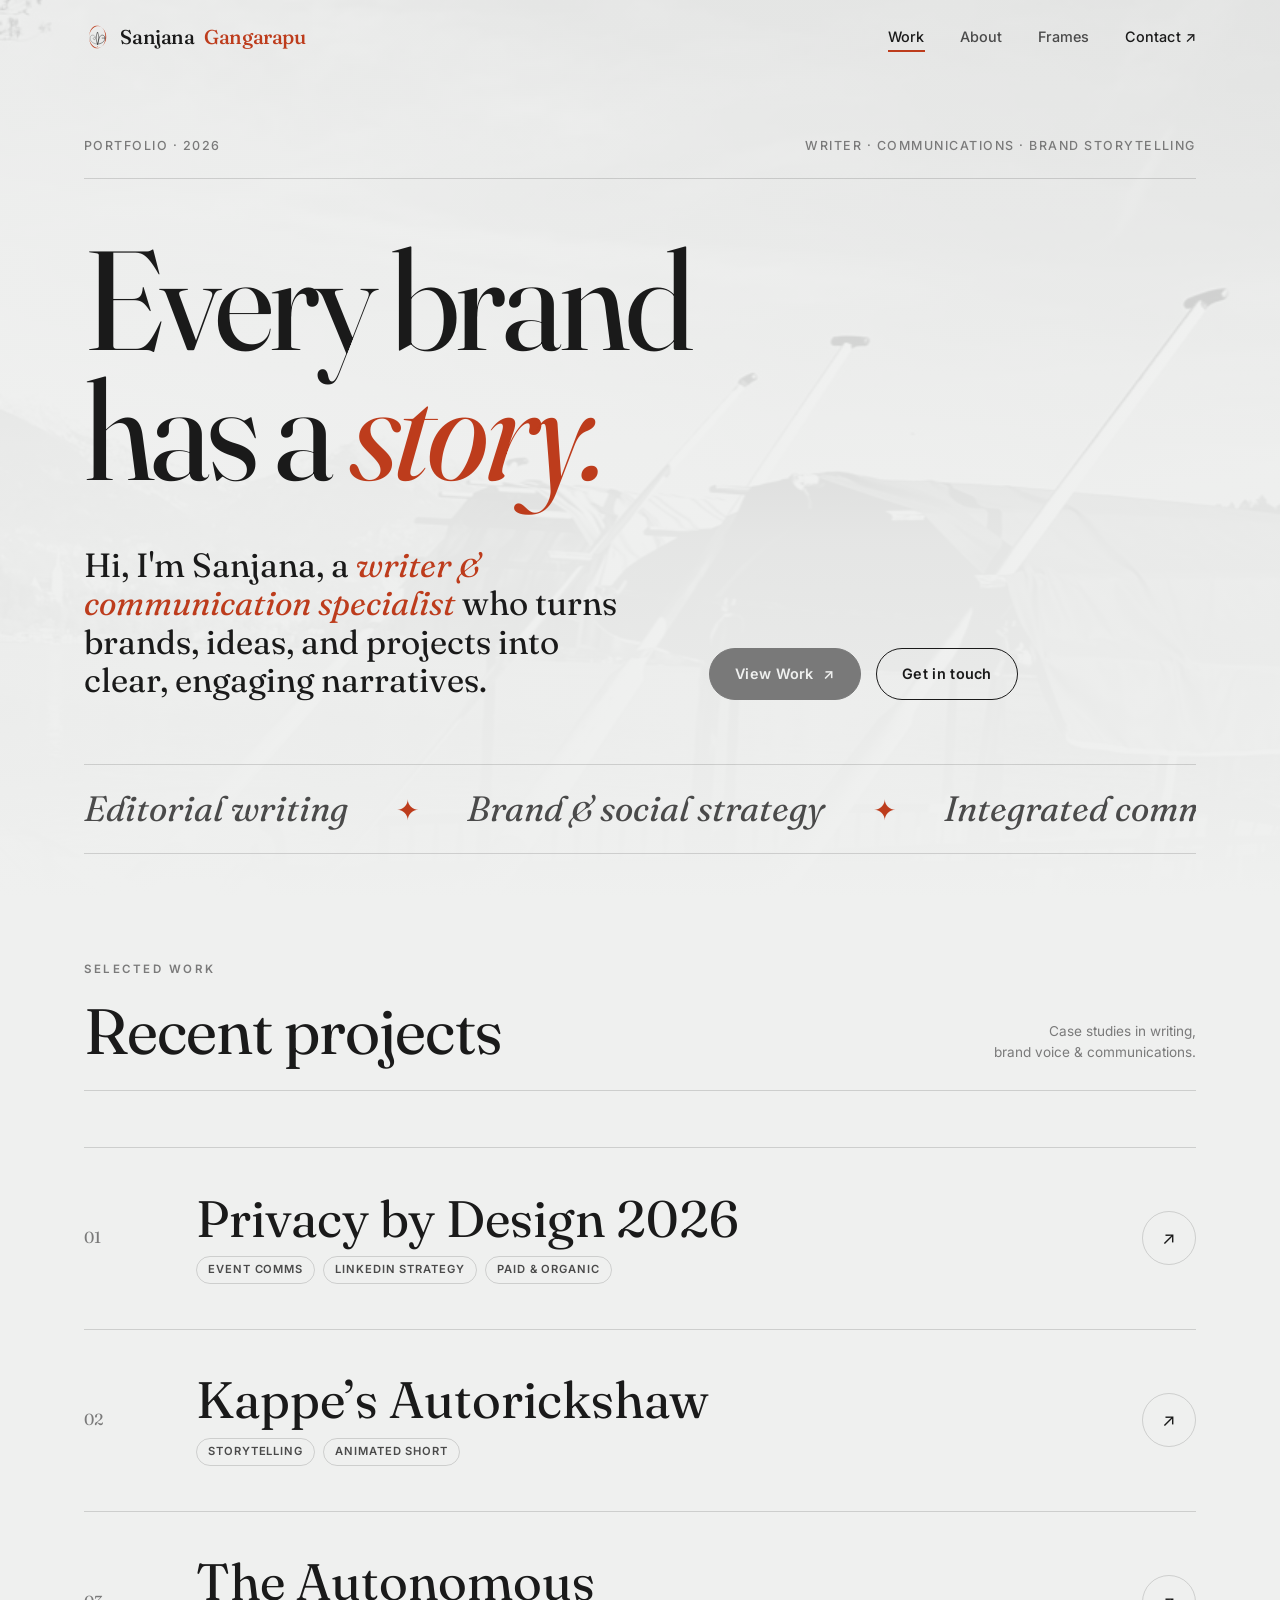
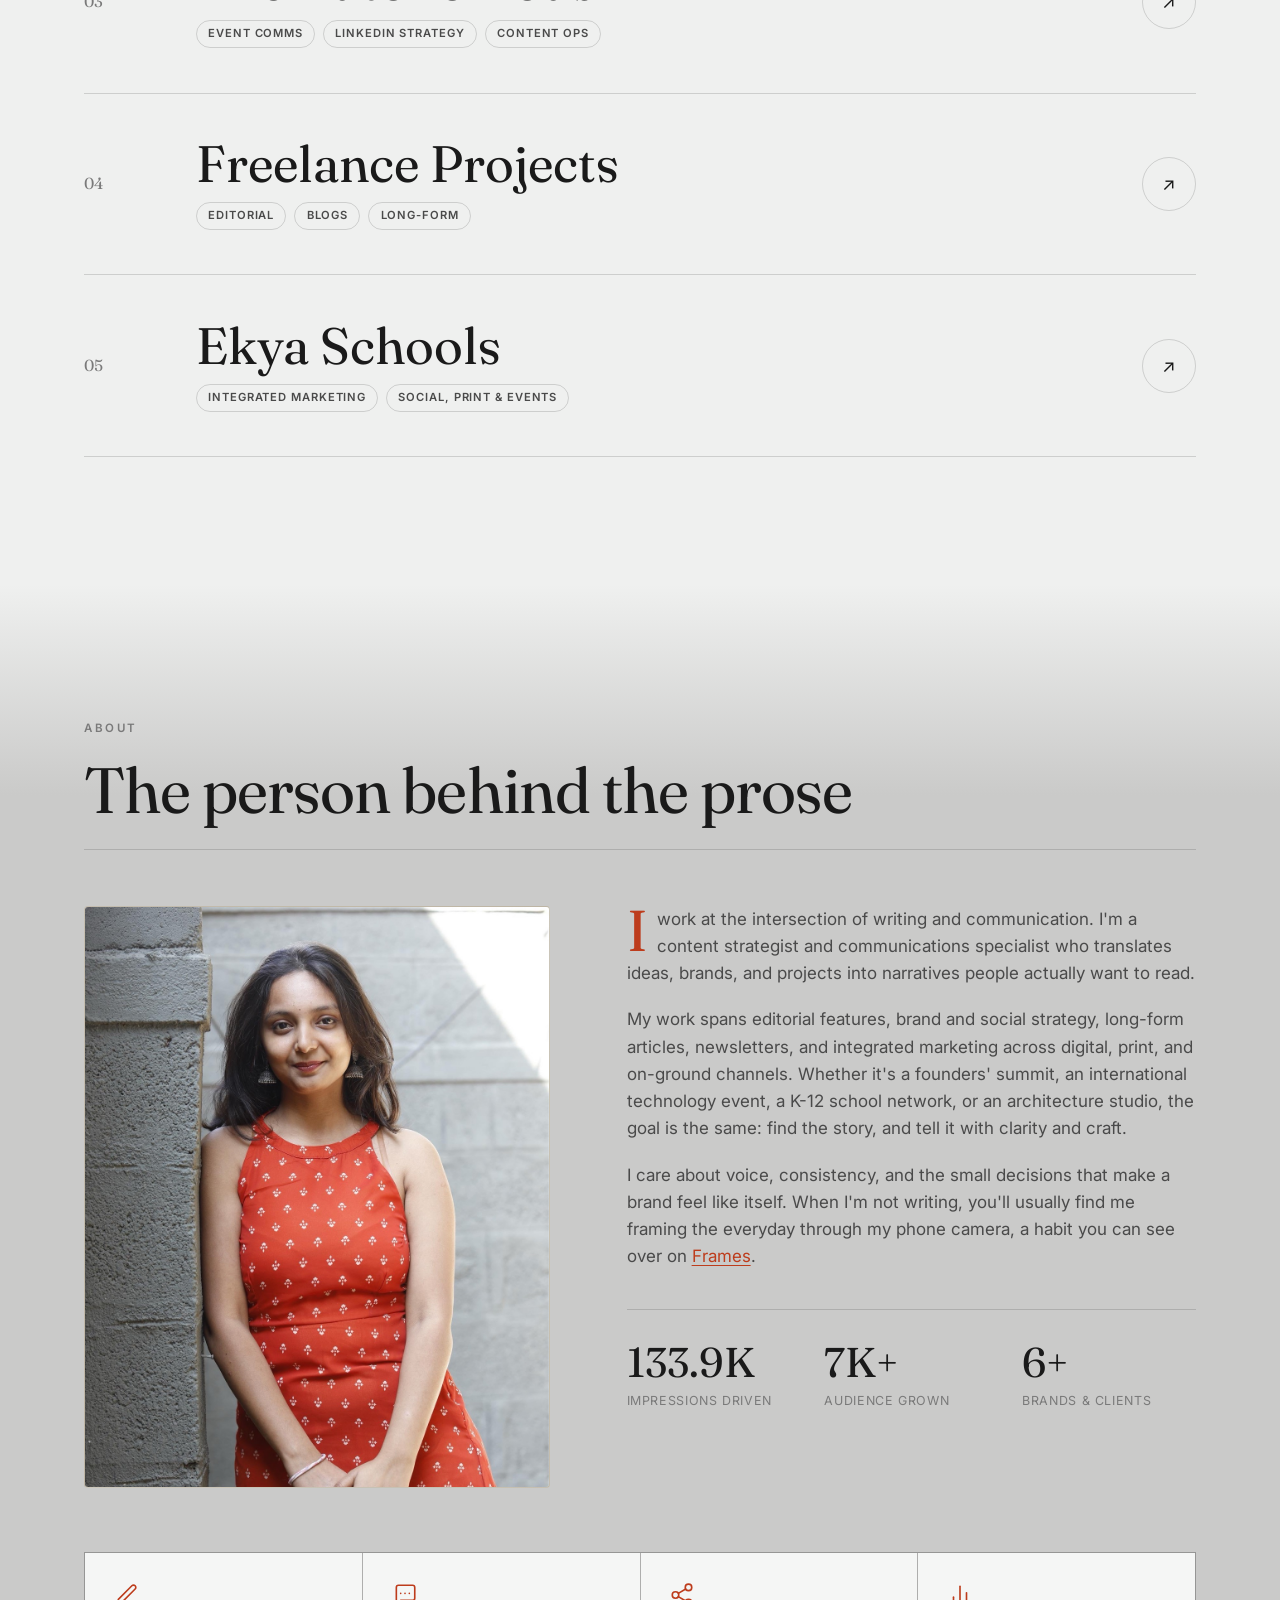
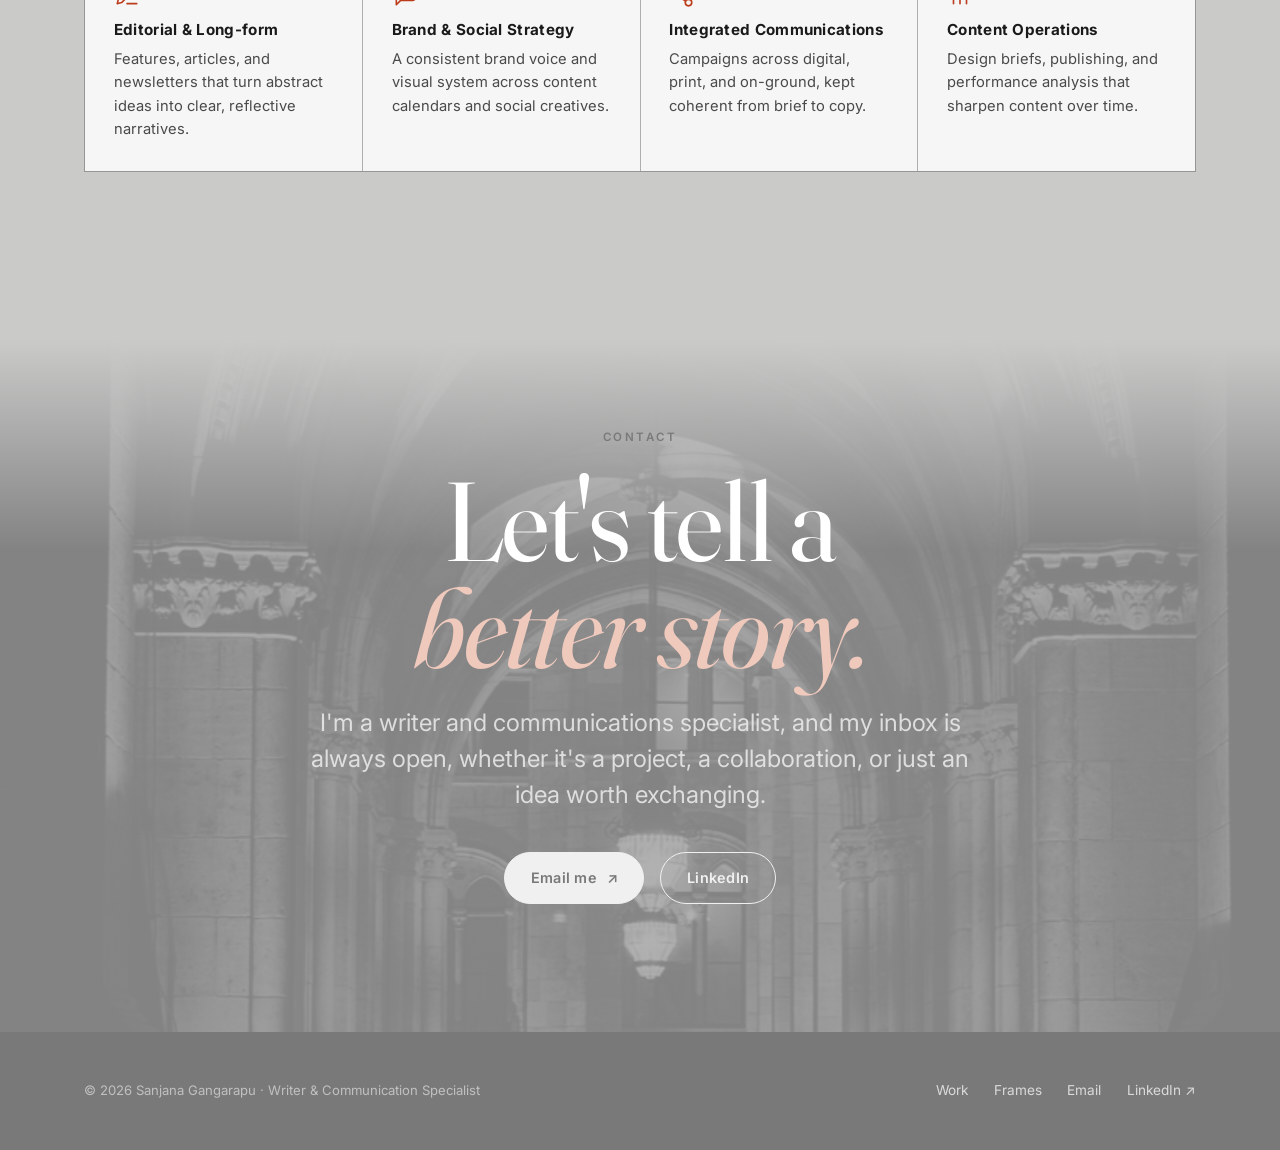
<file: index.html>
<!DOCTYPE html>
<html lang="en">
<head>
  <meta charset="UTF-8" />
  <meta name="viewport" content="width=device-width, initial-scale=1.0" />
  <title>Sanjana Gangarapu · Writer &amp; Communication Specialist</title>
  <meta name="description" content="Sanjana Gangarapu is a writer and communication specialist who turns brands, ideas, and projects into clear, engaging narratives across editorial, social, and integrated marketing." />
  <link rel="canonical" href="https://sanjanagangarapu.com/" />
  <meta property="og:type" content="website" />
  <meta property="og:site_name" content="Sanjana Gangarapu" />
  <meta property="og:title" content="Sanjana Gangarapu · Writer &amp; Communication Specialist" />
  <meta property="og:description" content="Sanjana Gangarapu is a writer and communication specialist who turns brands, ideas, and projects into clear, engaging narratives across editorial, social, and integrated marketing." />
  <meta property="og:url" content="https://sanjanagangarapu.com/" />
  <meta property="og:image" content="https://sanjanagangarapu.com/assets/og-cover.jpg" />
  <meta property="og:image:width" content="1200" />
  <meta property="og:image:height" content="630" />
  <meta name="twitter:card" content="summary_large_image" />
  <meta name="twitter:title" content="Sanjana Gangarapu · Writer &amp; Communication Specialist" />
  <meta name="twitter:description" content="Sanjana Gangarapu is a writer and communication specialist who turns brands, ideas, and projects into clear, engaging narratives across editorial, social, and integrated marketing." />
  <meta name="twitter:image" content="https://sanjanagangarapu.com/assets/og-cover.jpg" />
  <meta name="author" content="Sanjana Gangarapu" />
  <link rel="preconnect" href="https://fonts.googleapis.com" />
  <link rel="preconnect" href="https://fonts.gstatic.com" crossorigin />
  <link href="https://fonts.googleapis.com/css2?family=Fraunces:ital,opsz,wght@0,9..144,300..600;1,9..144,300..600&family=Inter:wght@400;500;600;700&display=swap" rel="stylesheet" />
  <link rel="icon" type="image/png" sizes="32x32" href="/favicon-32.png" />
  <link rel="icon" type="image/png" sizes="16x16" href="/favicon-16.png" />
  <link rel="apple-touch-icon" sizes="180x180" href="/apple-touch-icon.png" />
  <link rel="stylesheet" href="css/style.css" />
</head>
<body>

  <!-- ============ Header ============ -->
  <header class="site-header">
    <nav class="nav wrap" aria-label="Primary">
      <a href="index.html" class="brand"><img class="brand-mark" src="assets/logo.svg" alt="" aria-hidden="true" />Sanjana <b>Gangarapu</b></a>
      <button class="nav-toggle" aria-label="Menu" aria-expanded="false"><span></span><span></span></button>
      <ul class="nav-links">
        <li><a href="index.html#work" class="active">Work</a></li>
        <li><a href="index.html#about">About</a></li>
        <li><a href="frames.html">Frames</a></li>
        <li><a href="index.html#contact" class="nav-cta">Contact&nbsp;↗</a></li>
      </ul>
    </nav>
  </header>

  <main>
    <!-- ============ Hero ============ -->
    <section class="hero wrap">
      <div class="kicker">
        <span>Portfolio · 2026</span>
        <span>Writer · Communications · Brand Storytelling</span>
      </div>

      <h1 class="hero-title">Every brand<br />has a <span class="em">story.</span></h1>

      <div class="hero-sub">
        <p class="role" data-reveal>
          Hi, I'm Sanjana, a <em>writer &amp; communication specialist</em> who turns
          brands, ideas, and projects into clear, engaging narratives.
        </p>
        <div data-reveal>
          <div class="hero-actions">
            <a href="index.html#work" class="btn">View Work <span class="arrow">↗</span></a>
            <a href="index.html#contact" class="btn btn--ghost">Get in touch</a>
          </div>
        </div>
      </div>

      <div class="marquee" aria-hidden="true">
        <div class="marquee-track">
          <span>Editorial writing</span><span>Brand &amp; social strategy</span><span>Integrated communications</span><span>Long-form storytelling</span>
          <span>Editorial writing</span><span>Brand &amp; social strategy</span><span>Integrated communications</span><span>Long-form storytelling</span>
        </div>
      </div>
    </section>

    <!-- ============ Selected Work ============ -->
    <section class="section wrap" id="work">
      <div class="section-head">
        <div>
          <span class="eyebrow">Selected Work</span>
          <h2 style="margin-top:1rem;">Recent projects</h2>
        </div>
        <p class="meta">Case studies in writing,<br />brand voice &amp; communications.</p>
      </div>

      <div class="work-list">
        <a class="work-item" href="work/dpdp-zone.html" data-reveal>
          <span class="num">01</span>
          <span>
            <span class="title">Privacy by Design 2026</span>
            <span class="tags"><span class="tag">Event Comms</span><span class="tag">LinkedIn Strategy</span><span class="tag">Paid &amp; Organic</span></span>
          </span>
          <span class="go" aria-hidden="true">↗</span>
        </a>

        <a class="work-item" href="work/kappes-autorickshaw.html" data-reveal>
          <span class="num">02</span>
          <span>
            <span class="title">Kappe’s Autorickshaw</span>
            <span class="tags"><span class="tag">Storytelling</span><span class="tag">Animated short</span></span>
          </span>
          <span class="go" aria-hidden="true">↗</span>
        </a>

        <a class="work-item" href="work/the-autonomous.html" data-reveal>
          <span class="num">03</span>
          <span>
            <span class="title">The Autonomous</span>
            <span class="tags"><span class="tag">Event Comms</span><span class="tag">LinkedIn Strategy</span><span class="tag">Content Ops</span></span>
          </span>
          <span class="go" aria-hidden="true">↗</span>
        </a>

        <a class="work-item" href="work/freelance-projects.html" data-reveal>
          <span class="num">04</span>
          <span>
            <span class="title">Freelance Projects</span>
            <span class="tags"><span class="tag">Editorial</span><span class="tag">Blogs</span><span class="tag">Long-form</span></span>
          </span>
          <span class="go" aria-hidden="true">↗</span>
        </a>

        <a class="work-item" href="work/ekya-schools.html" data-reveal>
          <span class="num">05</span>
          <span>
            <span class="title">Ekya Schools</span>
            <span class="tags"><span class="tag">Integrated Marketing</span><span class="tag">Social, print &amp; events</span></span>
          </span>
          <span class="go" aria-hidden="true">↗</span>
        </a>
      </div>
    </section>

    <!-- ============ About ============ -->
    <section class="section about" id="about">
      <div class="wrap">
        <div class="section-head">
          <div>
            <span class="eyebrow">About</span>
            <h2 style="margin-top:1rem;">The person behind the prose</h2>
          </div>
        </div>

        <div class="about-grid">
          <div class="about-portrait" data-reveal>
            <img src="assets/images/portrait.jpg" alt="Portrait of Sanjana Gangarapu" />
          </div>

          <div class="about-body" data-reveal>
            <p>
              <span class="drop">I</span> work at the intersection of writing and communication. I'm a content strategist and communications specialist who translates ideas, brands, and
              projects into narratives people actually want to read.
            </p>
            <p>
              My work spans editorial features, brand and social strategy, long-form articles,
              newsletters, and integrated marketing across digital, print, and on-ground channels.
              Whether it's a founders' summit, an international technology event, a K-12 school
              network, or an architecture studio, the goal is the same: find the story, and tell it
              with clarity and craft.
            </p>
            <p>
              I care about voice, consistency, and the small decisions that make a brand feel like
              itself. When I'm not writing, you'll usually find me framing the everyday through my
              phone camera, a habit you can see over on <a href="frames.html" class="prose" style="color:var(--accent);text-decoration:underline;text-underline-offset:3px;">Frames</a>.
            </p>

            <div class="stats">
              <div class="stat"><div class="n">133.9K</div><div class="l">Impressions driven</div></div>
              <div class="stat"><div class="n">7K+</div><div class="l">Audience grown</div></div>
              <div class="stat"><div class="n">6+</div><div class="l">Brands &amp; clients</div></div>
            </div>
          </div>
        </div>

        <!-- Capabilities -->
        <div class="caps" data-reveal>
          <div class="cap">
            <span class="i" aria-hidden="true">
              <svg viewBox="0 0 24 24" fill="none" stroke="currentColor" stroke-width="1.5" stroke-linecap="round" stroke-linejoin="round">
                <path d="M12 20h9"/>
                <path d="M16.5 3.5a2.121 2.121 0 0 1 3 3L7 19l-4 1 1-4 12.5-12.5z"/>
              </svg>
            </span>
            <h3>Editorial &amp; Long-form</h3>
            <p>Features, articles, and newsletters that turn abstract ideas into clear, reflective narratives.</p>
          </div>
          <div class="cap">
            <span class="i" aria-hidden="true">
              <svg viewBox="0 0 24 24" fill="none" stroke="currentColor" stroke-width="1.5" stroke-linecap="round" stroke-linejoin="round">
                <path d="M21 15a2 2 0 0 1-2 2H8l-4 4V5a2 2 0 0 1 2-2h13a2 2 0 0 1 2 2z"/>
                <line x1="8" y1="10.5" x2="8" y2="10.5"/>
                <line x1="12" y1="10.5" x2="12" y2="10.5"/>
                <line x1="16" y1="10.5" x2="16" y2="10.5"/>
              </svg>
            </span>
            <h3>Brand &amp; Social Strategy</h3>
            <p>A consistent brand voice and visual system across content calendars and social creatives.</p>
          </div>
          <div class="cap">
            <span class="i" aria-hidden="true">
              <svg viewBox="0 0 24 24" fill="none" stroke="currentColor" stroke-width="1.5" stroke-linecap="round" stroke-linejoin="round">
                <circle cx="18" cy="5" r="3"/>
                <circle cx="6" cy="12" r="3"/>
                <circle cx="18" cy="19" r="3"/>
                <line x1="8.59" y1="13.51" x2="15.42" y2="17.49"/>
                <line x1="15.41" y1="6.51" x2="8.59" y2="10.49"/>
              </svg>
            </span>
            <h3>Integrated Communications</h3>
            <p>Campaigns across digital, print, and on-ground, kept coherent from brief to copy.</p>
          </div>
          <div class="cap">
            <span class="i" aria-hidden="true">
              <svg viewBox="0 0 24 24" fill="none" stroke="currentColor" stroke-width="1.5" stroke-linecap="round" stroke-linejoin="round">
                <line x1="6" y1="20" x2="6" y2="14"/>
                <line x1="12" y1="20" x2="12" y2="4"/>
                <line x1="18" y1="20" x2="18" y2="10"/>
              </svg>
            </span>
            <h3>Content Operations</h3>
            <p>Design briefs, publishing, and performance analysis that sharpen content over time.</p>
          </div>
        </div>
      </div>
    </section>

    <!-- ============ Contact ============ -->
    <section class="section contact wrap" id="contact">
      <span class="eyebrow" style="justify-content:center;display:flex;">Contact</span>
      <h2 style="margin-top:1.4rem;">Let's tell a<br /><em>better story.</em></h2>
      <p class="lead">
        I'm a writer and communications specialist, and my inbox is always open, whether it's a
        project, a collaboration, or just an idea worth exchanging.
      </p>
      <div class="contact-actions">
        <a href="mailto:sanjanasgangarapu@gmail.com" class="btn">Email me <span class="arrow">↗</span></a>
        <a href="https://www.linkedin.com/in/sanjana-gangarapu/" target="_blank" rel="noopener" class="btn btn--ghost">LinkedIn</a>
      </div>
    </section>
  </main>

  <!-- ============ Footer ============ -->
  <footer class="site-footer">
    <div class="wrap footer-inner">
      <span class="credit">© <span data-year>2026</span> Sanjana Gangarapu · Writer &amp; Communication Specialist</span>
      <div class="footer-links">
        <a href="index.html#work">Work</a>
        <a href="frames.html">Frames</a>
        <a href="mailto:sanjanasgangarapu@gmail.com">Email</a>
        <a href="https://www.linkedin.com/in/sanjana-gangarapu/" target="_blank" rel="noopener">LinkedIn ↗</a>
      </div>
    </div>
  </footer>

  <script src="js/main.js"></script>
</body>
</html>
</file>
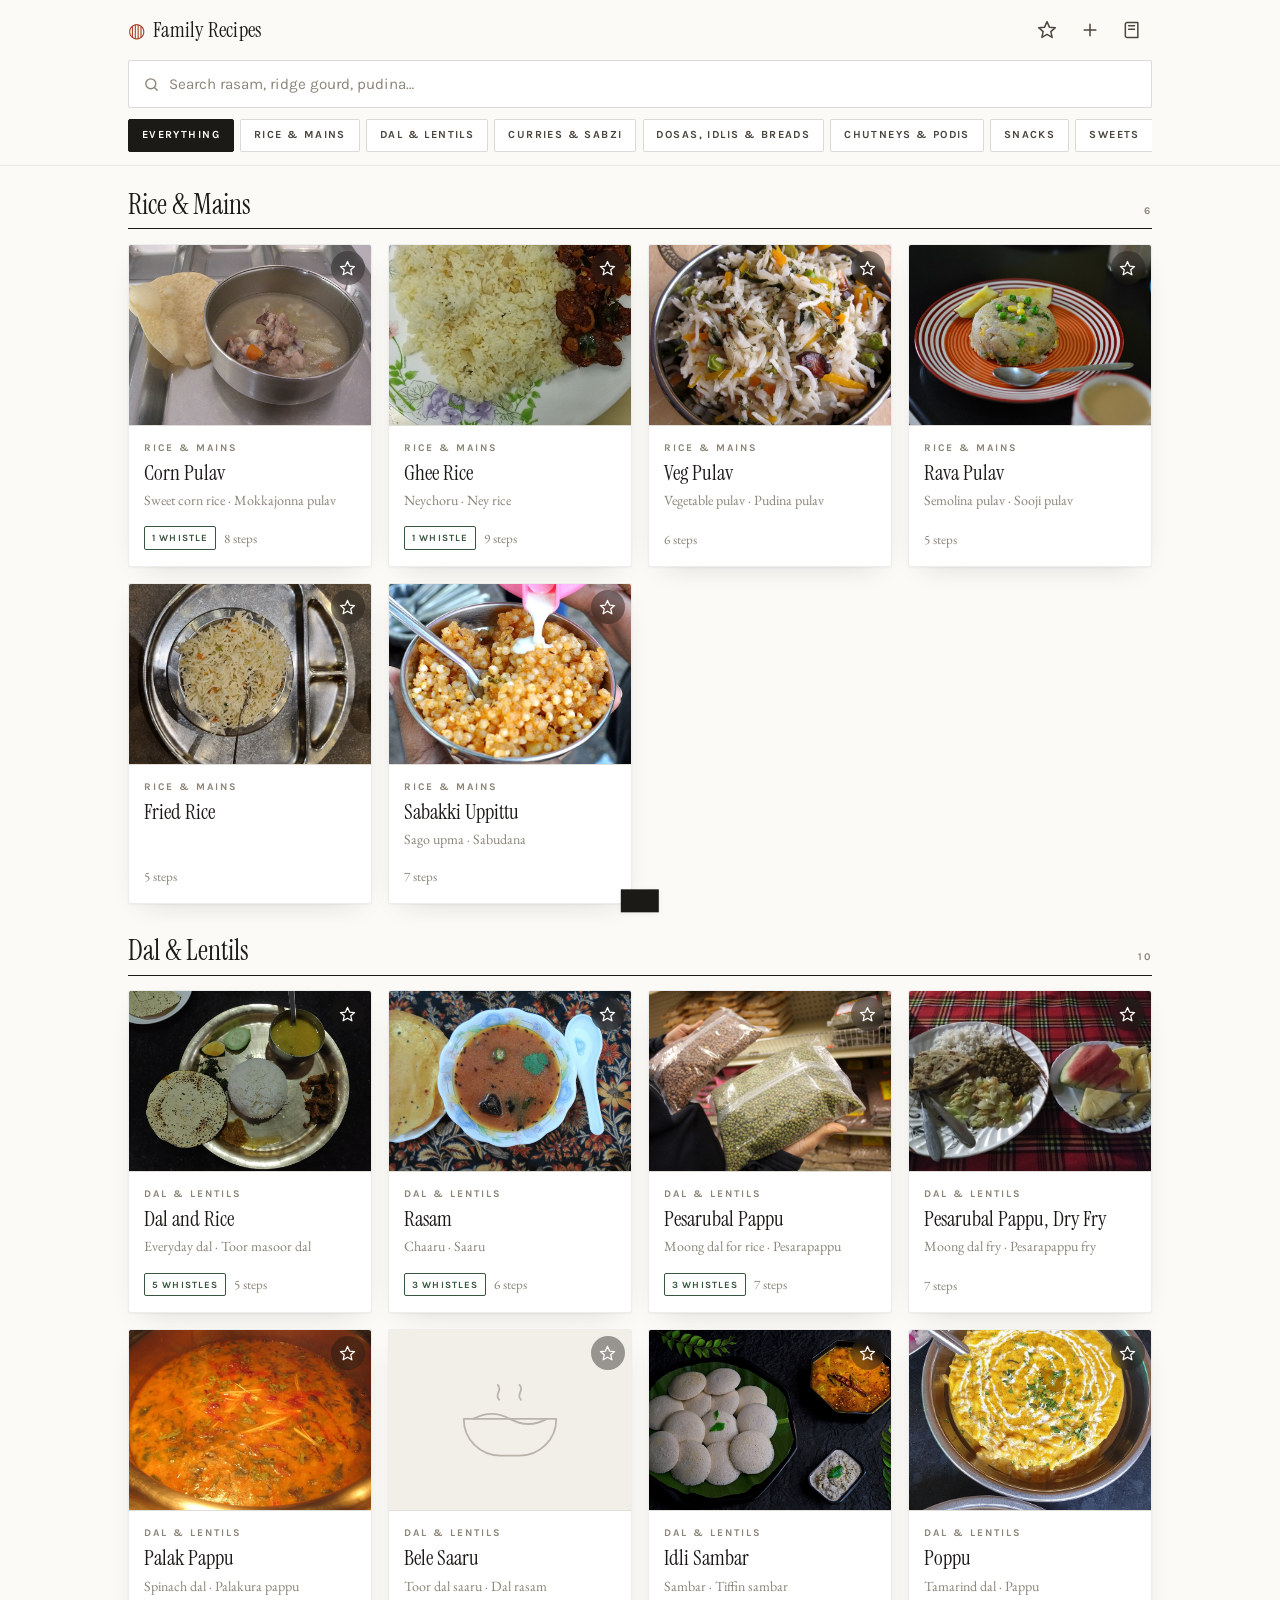
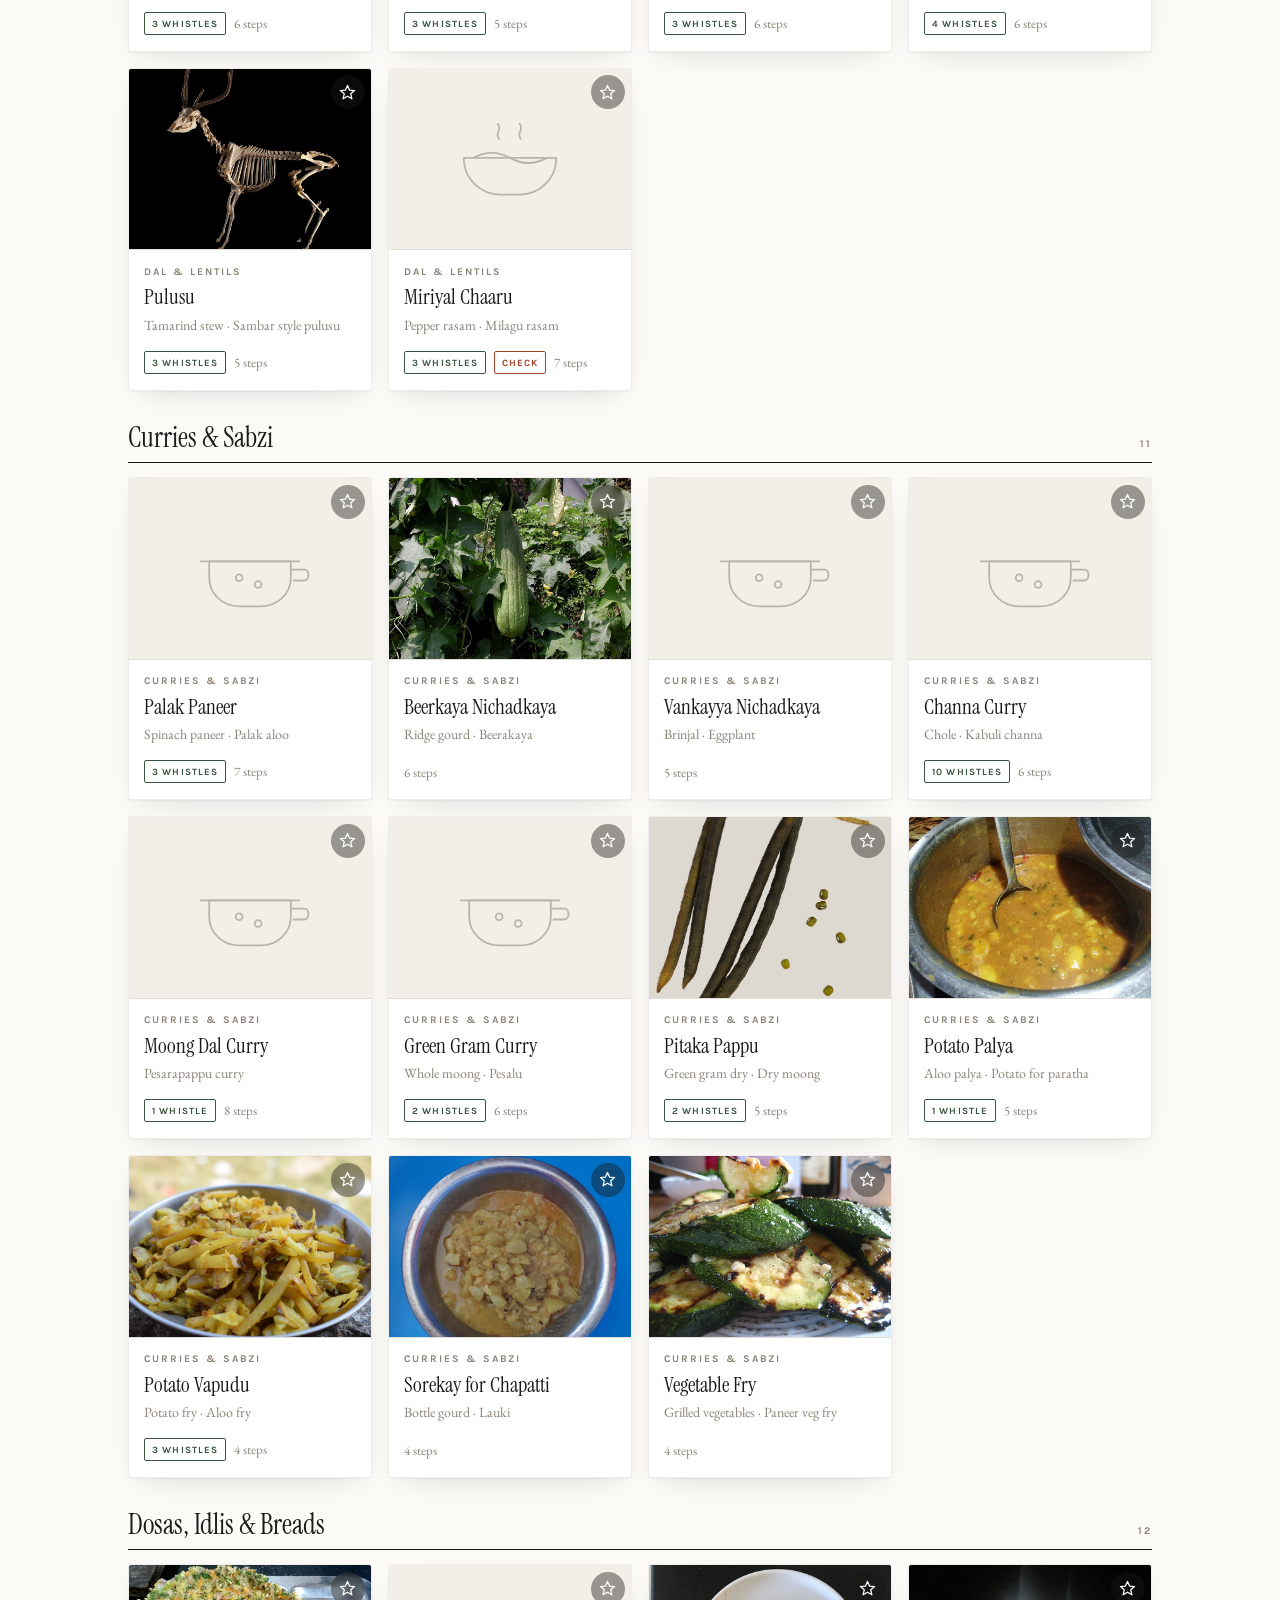
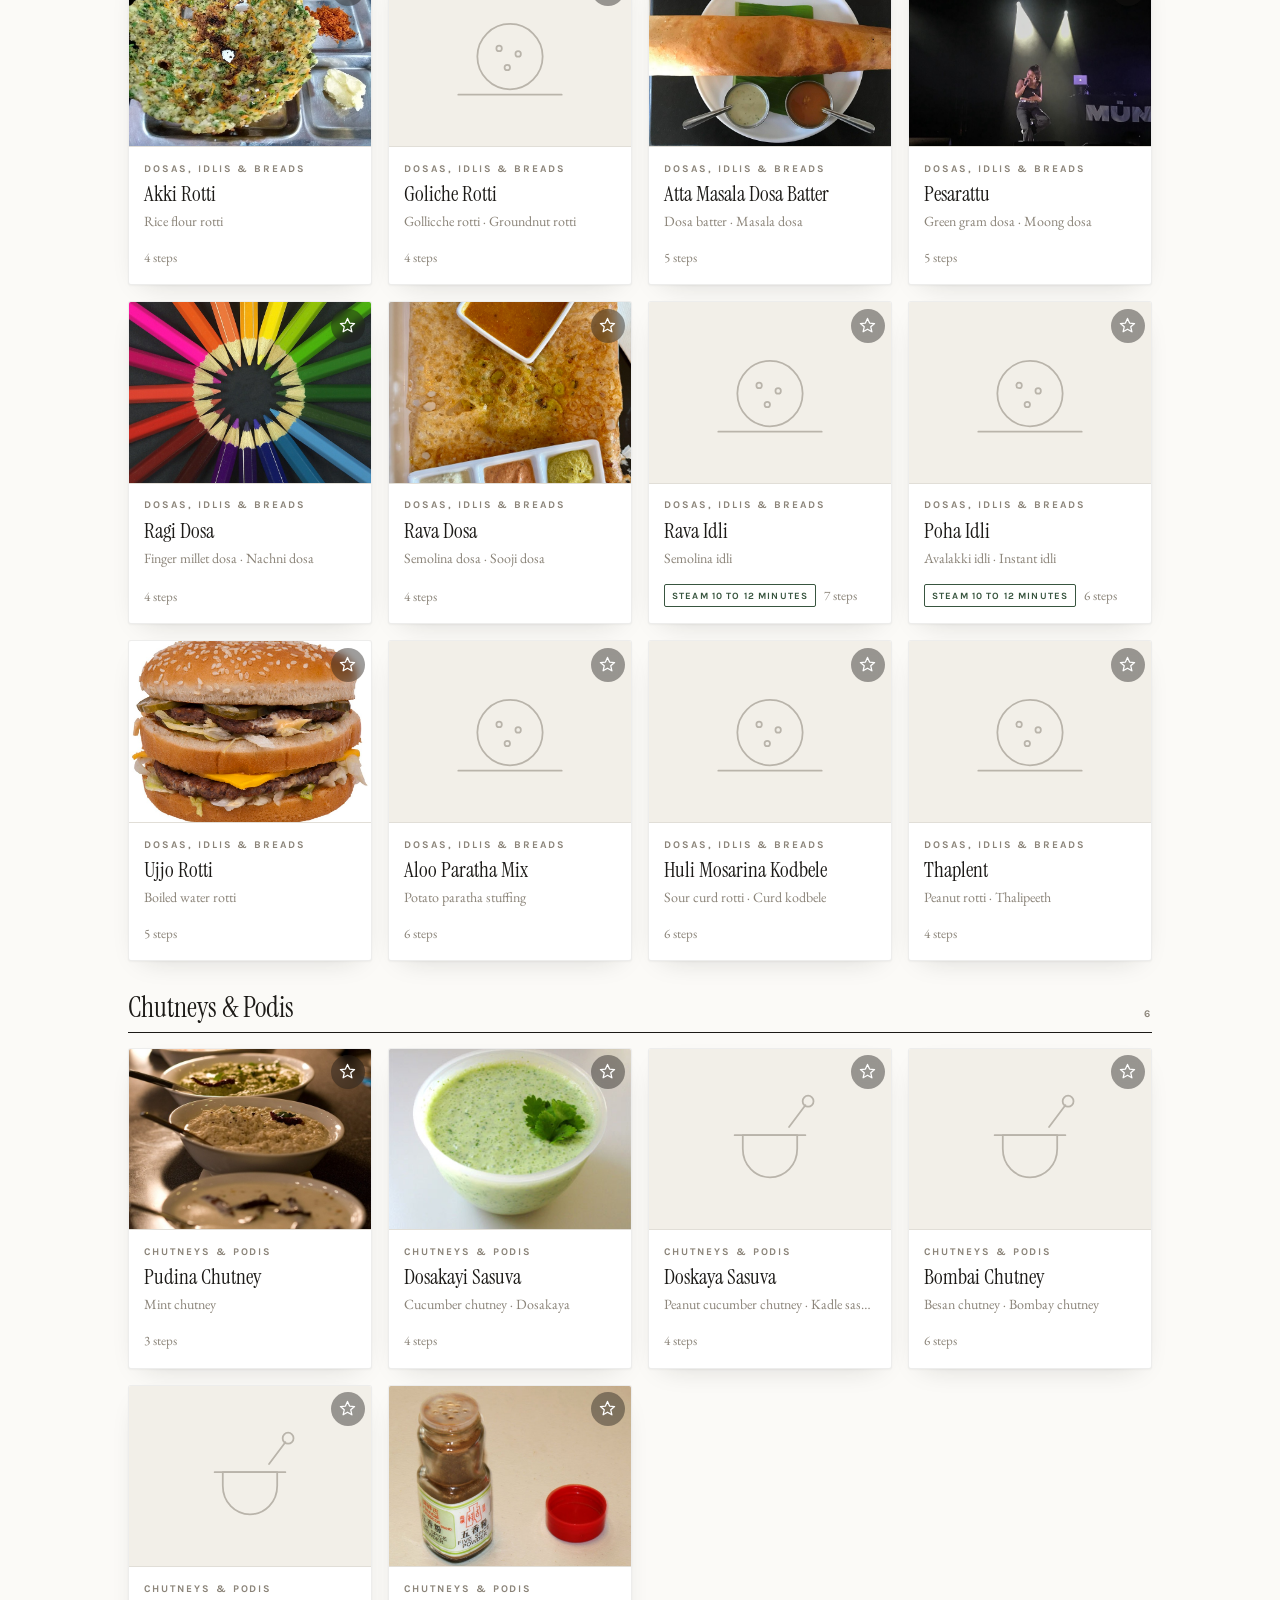
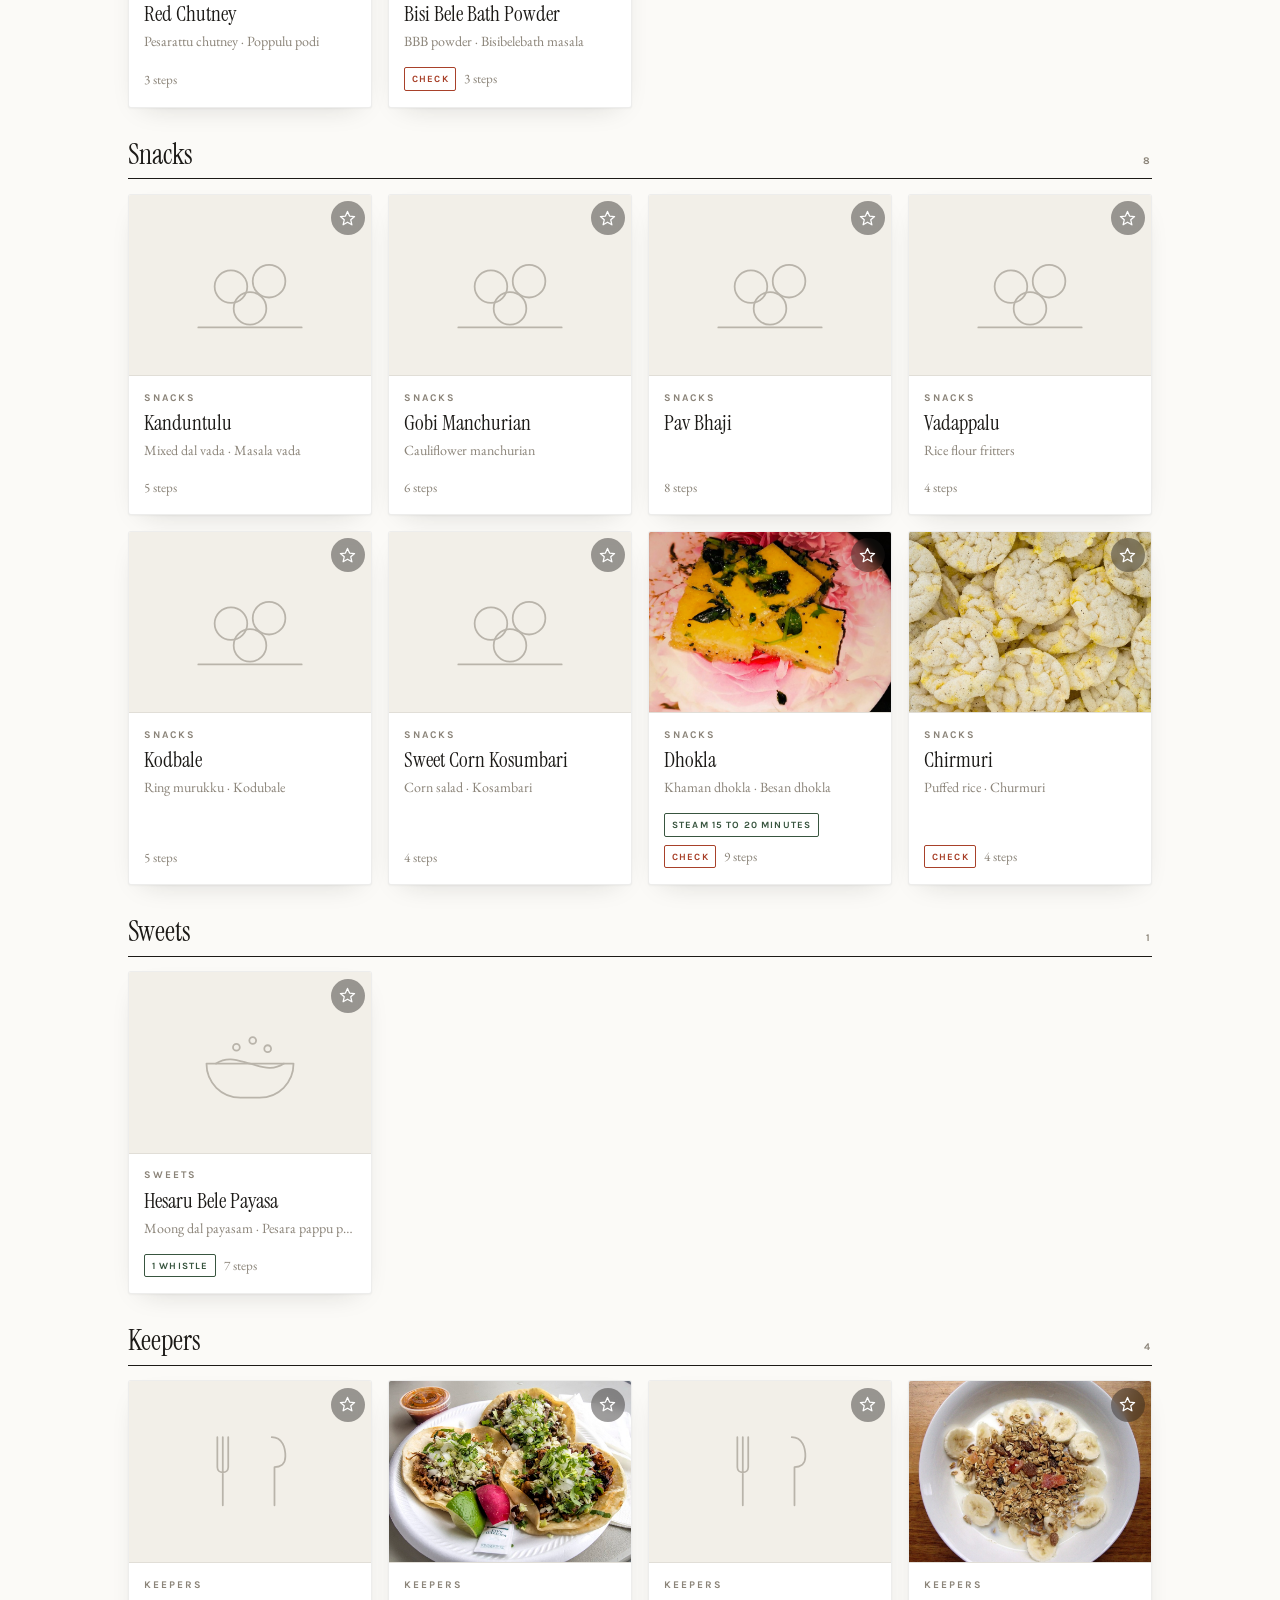
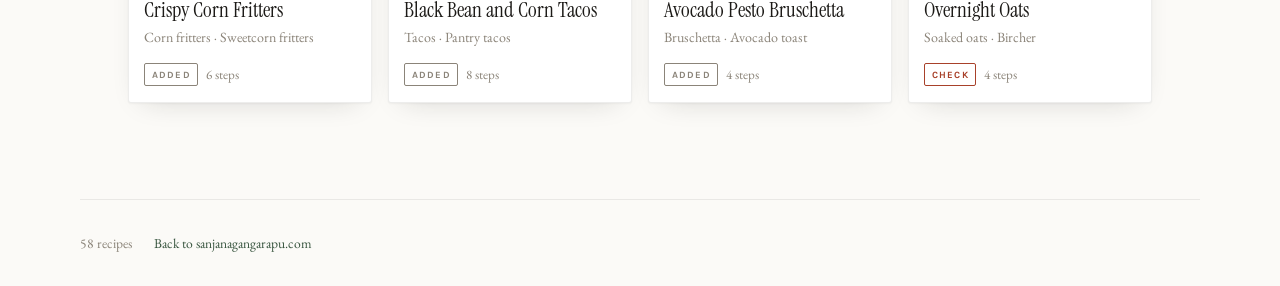
<file: recipes/index.html>
<!DOCTYPE html>
<html lang="en">
<head>
<meta charset="UTF-8" />
<meta name="viewport" content="width=device-width, initial-scale=1, viewport-fit=cover" />
<title>Family Recipe Book</title>
<meta name="description" content="A private collection of family recipes." />
<meta name="robots" content="noindex, nofollow, noarchive" />
<meta name="theme-color" content="#fbfaf7" media="(prefers-color-scheme: light)" />
<meta name="theme-color" content="#14130f" media="(prefers-color-scheme: dark)" />
<meta name="apple-mobile-web-app-capable" content="yes" />
<meta name="apple-mobile-web-app-status-bar-style" content="default" />
<meta name="apple-mobile-web-app-title" content="Recipes" />
<link rel="manifest" href="manifest.webmanifest" />
<link rel="apple-touch-icon" href="icons/icon-180.png" />
<link rel="icon" type="image/svg+xml" href="icons/icon.svg" />
<link rel="preconnect" href="https://fonts.googleapis.com" />
<link rel="preconnect" href="https://fonts.gstatic.com" crossorigin />
<link href="https://fonts.googleapis.com/css2?family=Instrument+Serif:ital@0;1&family=EB+Garamond:ital,wght@0,400;0,500;0,600;1,400&family=Karla:wght@400;500;600;700&display=swap" rel="stylesheet" />
<link rel="stylesheet" href="css/app.css" />
</head>
<body>

<header class="site-header">
  <div class="wrap">
    <div class="header-row">
      <a class="brand" href="#/" aria-label="Family Recipe Book, home">
        <span class="brand-mark" aria-hidden="true">◍</span>
        <span>Family Recipes</span>
      </a>
      <div class="header-actions">
        <button class="icon-btn" id="navFav" aria-label="Favourites" title="Favourites">
          <svg viewBox="0 0 24 24" fill="none" stroke="currentColor" stroke-width="1.8" stroke-linecap="round" stroke-linejoin="round"><path d="M12 17.3l-6.2 3.6 1.6-7L2 9.2l7.1-.6L12 2l2.9 6.6 7.1.6-5.4 4.7 1.6 7z"/></svg>
        </button>
        <button class="icon-btn" id="navAdd" aria-label="Add a recipe from a link" title="Add from a link">
          <svg viewBox="0 0 24 24" fill="none" stroke="currentColor" stroke-width="1.8" stroke-linecap="round" stroke-linejoin="round"><path d="M12 5v14M5 12h14"/></svg>
        </button>
        <button class="icon-btn" id="navRef" aria-label="Kitchen reference" title="Kitchen reference">
          <svg viewBox="0 0 24 24" fill="none" stroke="currentColor" stroke-width="1.8" stroke-linecap="round" stroke-linejoin="round"><path d="M4 19.5V5a2 2 0 0 1 2-2h13v18H6a2 2 0 0 1-2-2z"/><path d="M8 7h7M8 11h7"/></svg>
        </button>
      </div>
    </div>

    <div id="browseControls">
      <div class="search-row">
        <div class="search">
          <svg viewBox="0 0 24 24" fill="none" stroke="currentColor" stroke-width="2" stroke-linecap="round"><circle cx="11" cy="11" r="7"/><path d="M20 20l-3.5-3.5"/></svg>
          <input id="search" type="search" placeholder="Search rasam, ridge gourd, pudina…" autocomplete="off" autocapitalize="off" spellcheck="false" aria-label="Search recipes" />
          <button class="search-clear" id="searchClear" aria-label="Clear search">
            <svg viewBox="0 0 24 24" fill="none" stroke="currentColor" stroke-width="2" stroke-linecap="round"><path d="M18 6L6 18M6 6l12 12"/></svg>
          </button>
        </div>
      </div>
      <div class="chips" id="chips" role="group" aria-label="Filter by category"></div>
    </div>
  </div>
</header>

<main class="wrap" id="main"></main>

<footer class="site-foot wrap" id="foot" hidden>
  <span id="footCount"></span>
  <a href="/" >Back to sanjanagangarapu.com</a>
</footer>

<!-- Cook mode -->
<section class="cook" id="cook" hidden aria-label="Cook mode">
  <div class="cook-bar">
    <button class="icon-btn" id="cookClose" aria-label="Close cook mode">
      <svg viewBox="0 0 24 24" fill="none" stroke="currentColor" stroke-width="2" stroke-linecap="round"><path d="M18 6L6 18M6 6l12 12"/></svg>
    </button>
    <h2 id="cookTitle"></h2>
    <span class="cook-wake caps" id="cookWake"></span>
  </div>
  <div class="cook-body">
    <div class="cook-inner">
      <p class="cook-sub caps">Ingredients</p>
      <div id="cookIng"></div>
      <div class="cook-steps">
        <p class="cook-sub caps">Method</p>
        <div id="cookSteps"></div>
      </div>
    </div>
  </div>
  <div class="cook-foot">
    <div class="cook-progress"><span id="cookBar"></span></div>
    <span class="cook-count" id="cookCount"></span>
    <button class="btn btn--ghost" id="cookReset" style="padding:.5rem 1rem;font-size:.82rem">Reset</button>
  </div>
</section>

<div class="toast" id="toast" role="status" aria-live="polite"></div>

<script src="js/capture.js"></script>
<script src="js/app.js"></script>
</body>
</html>
</file>
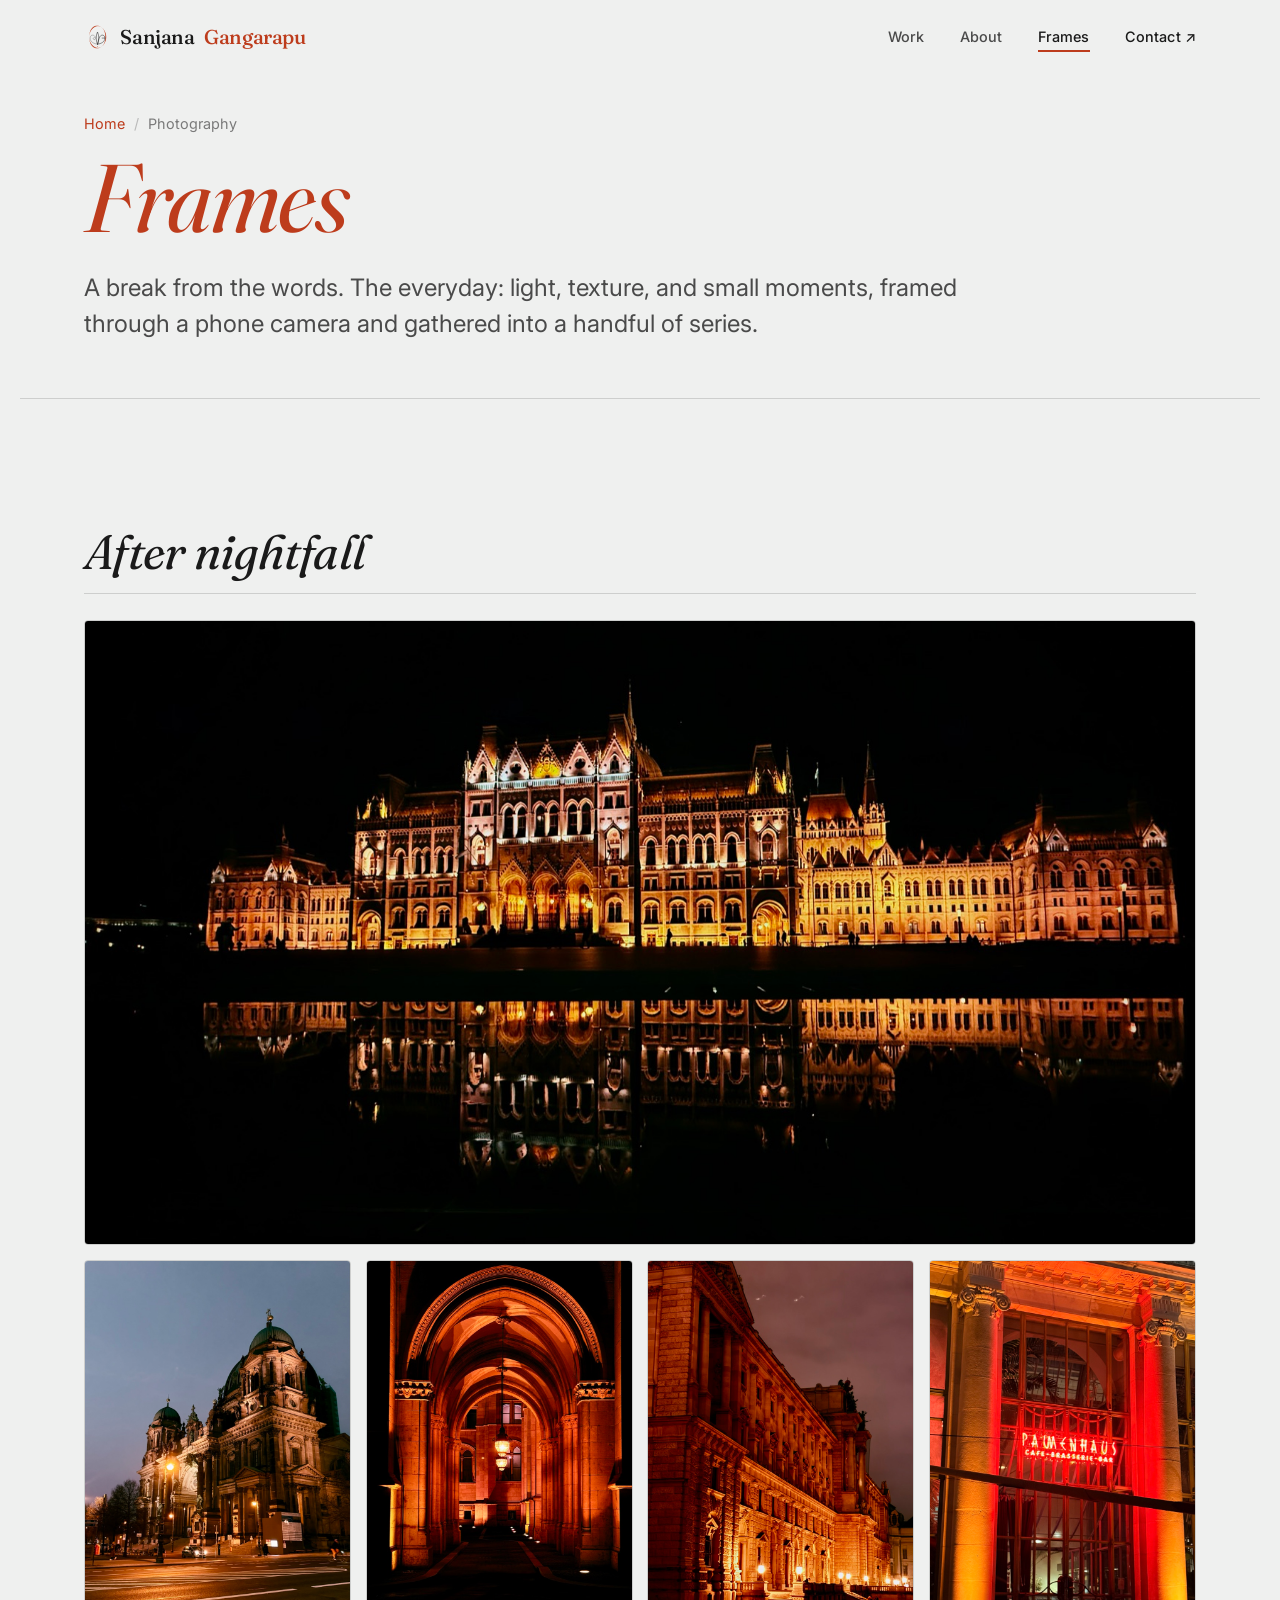
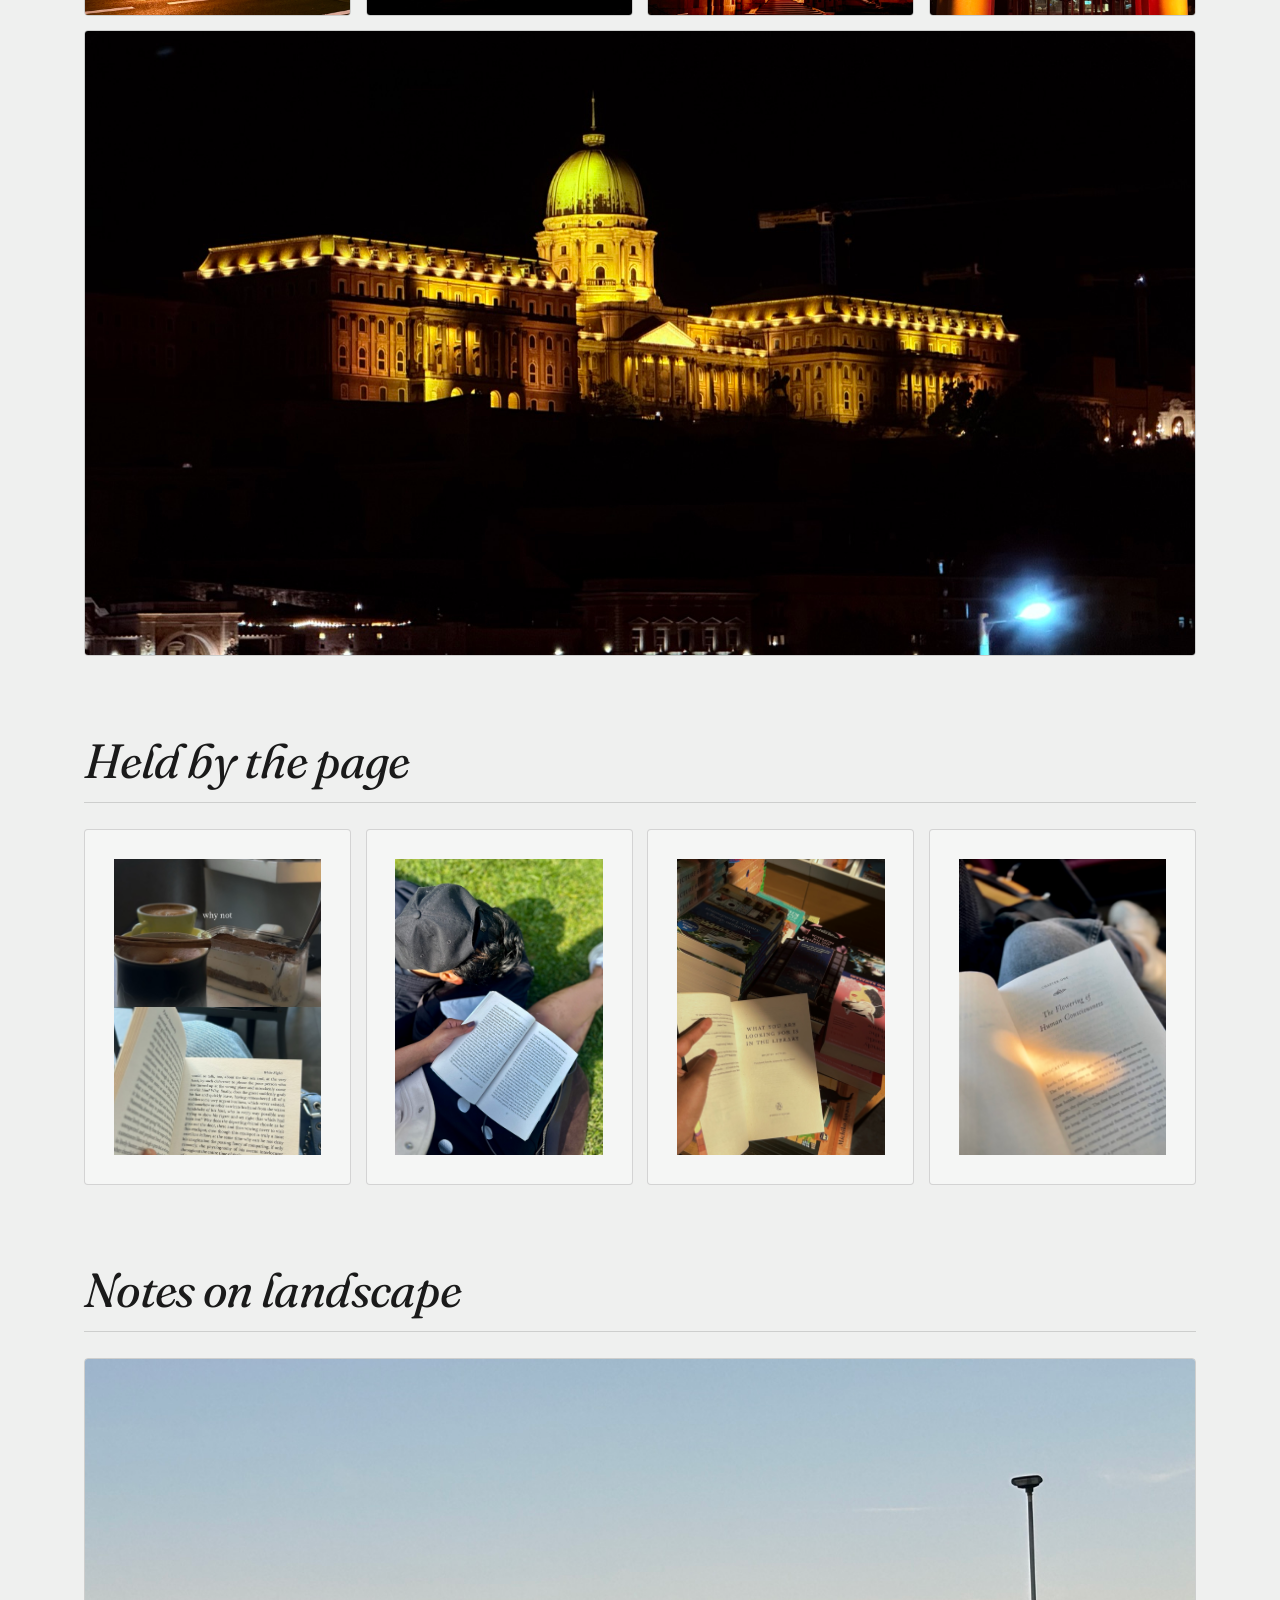
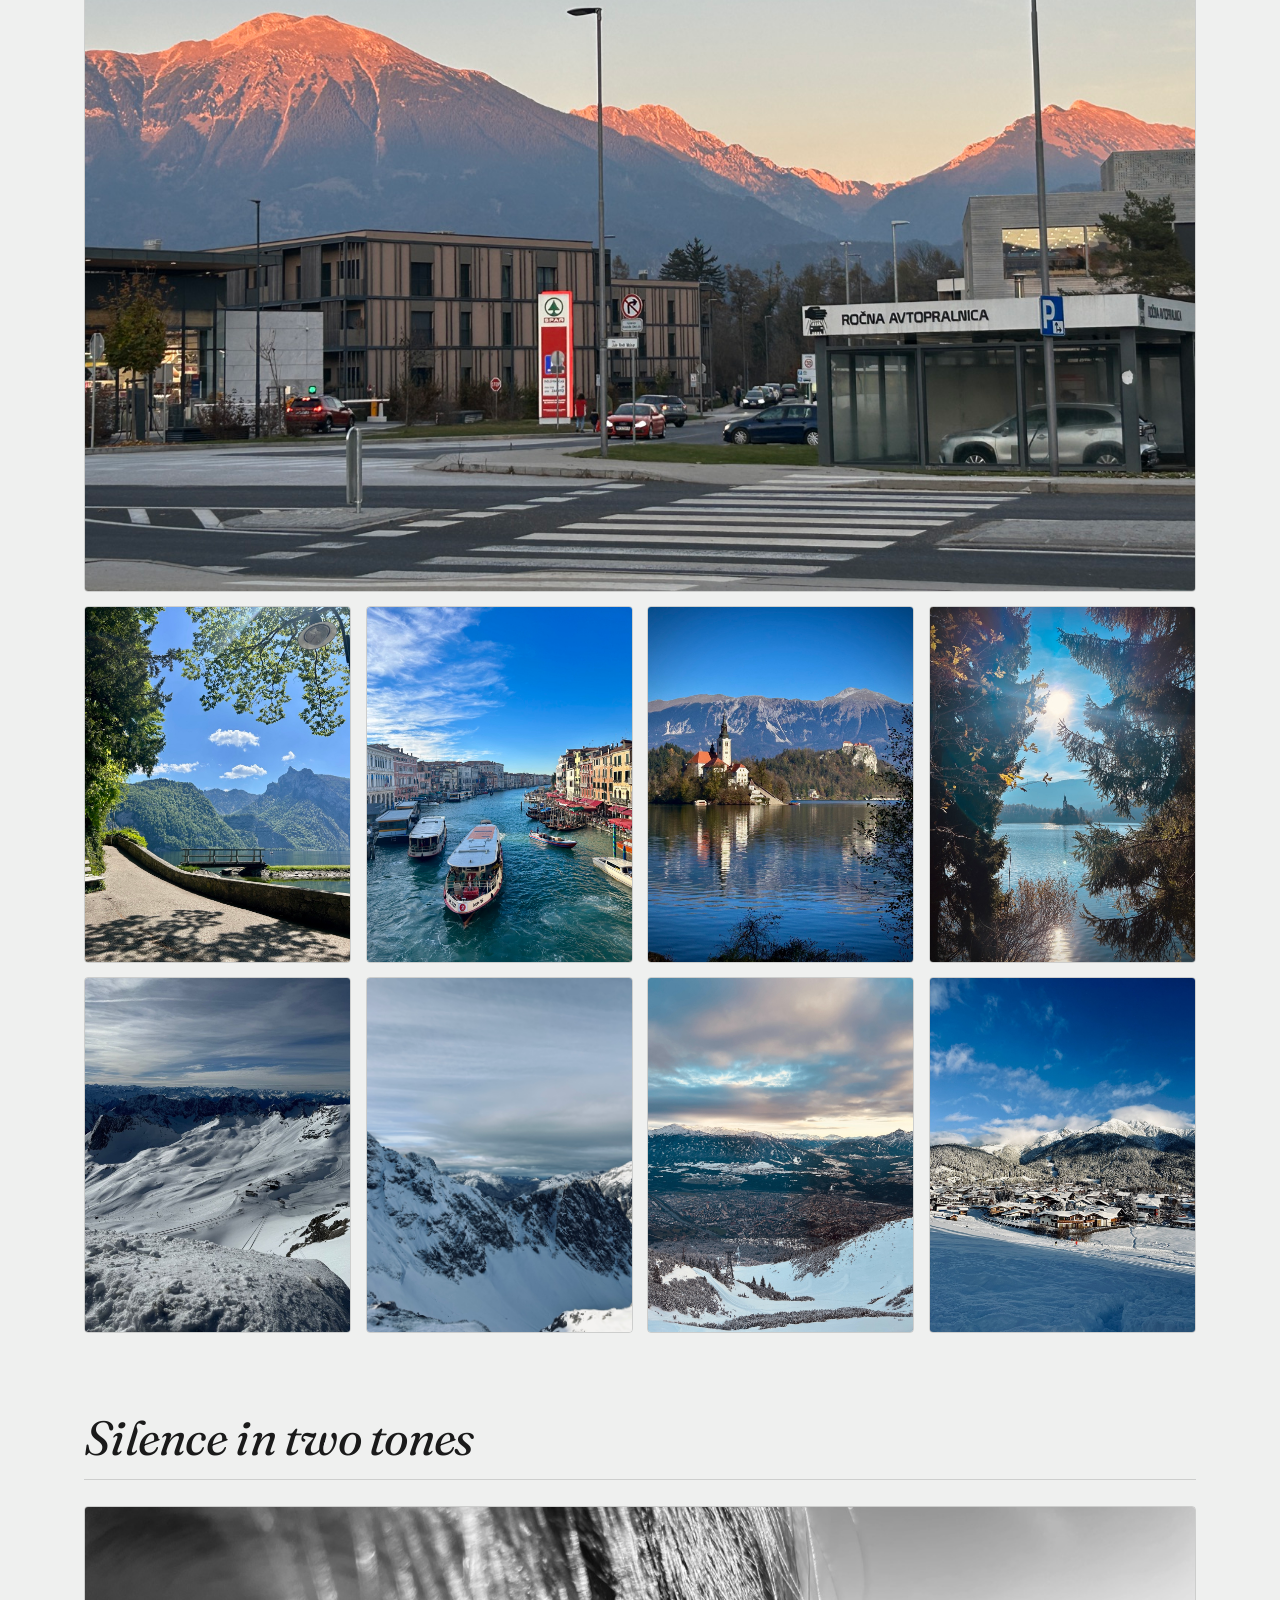
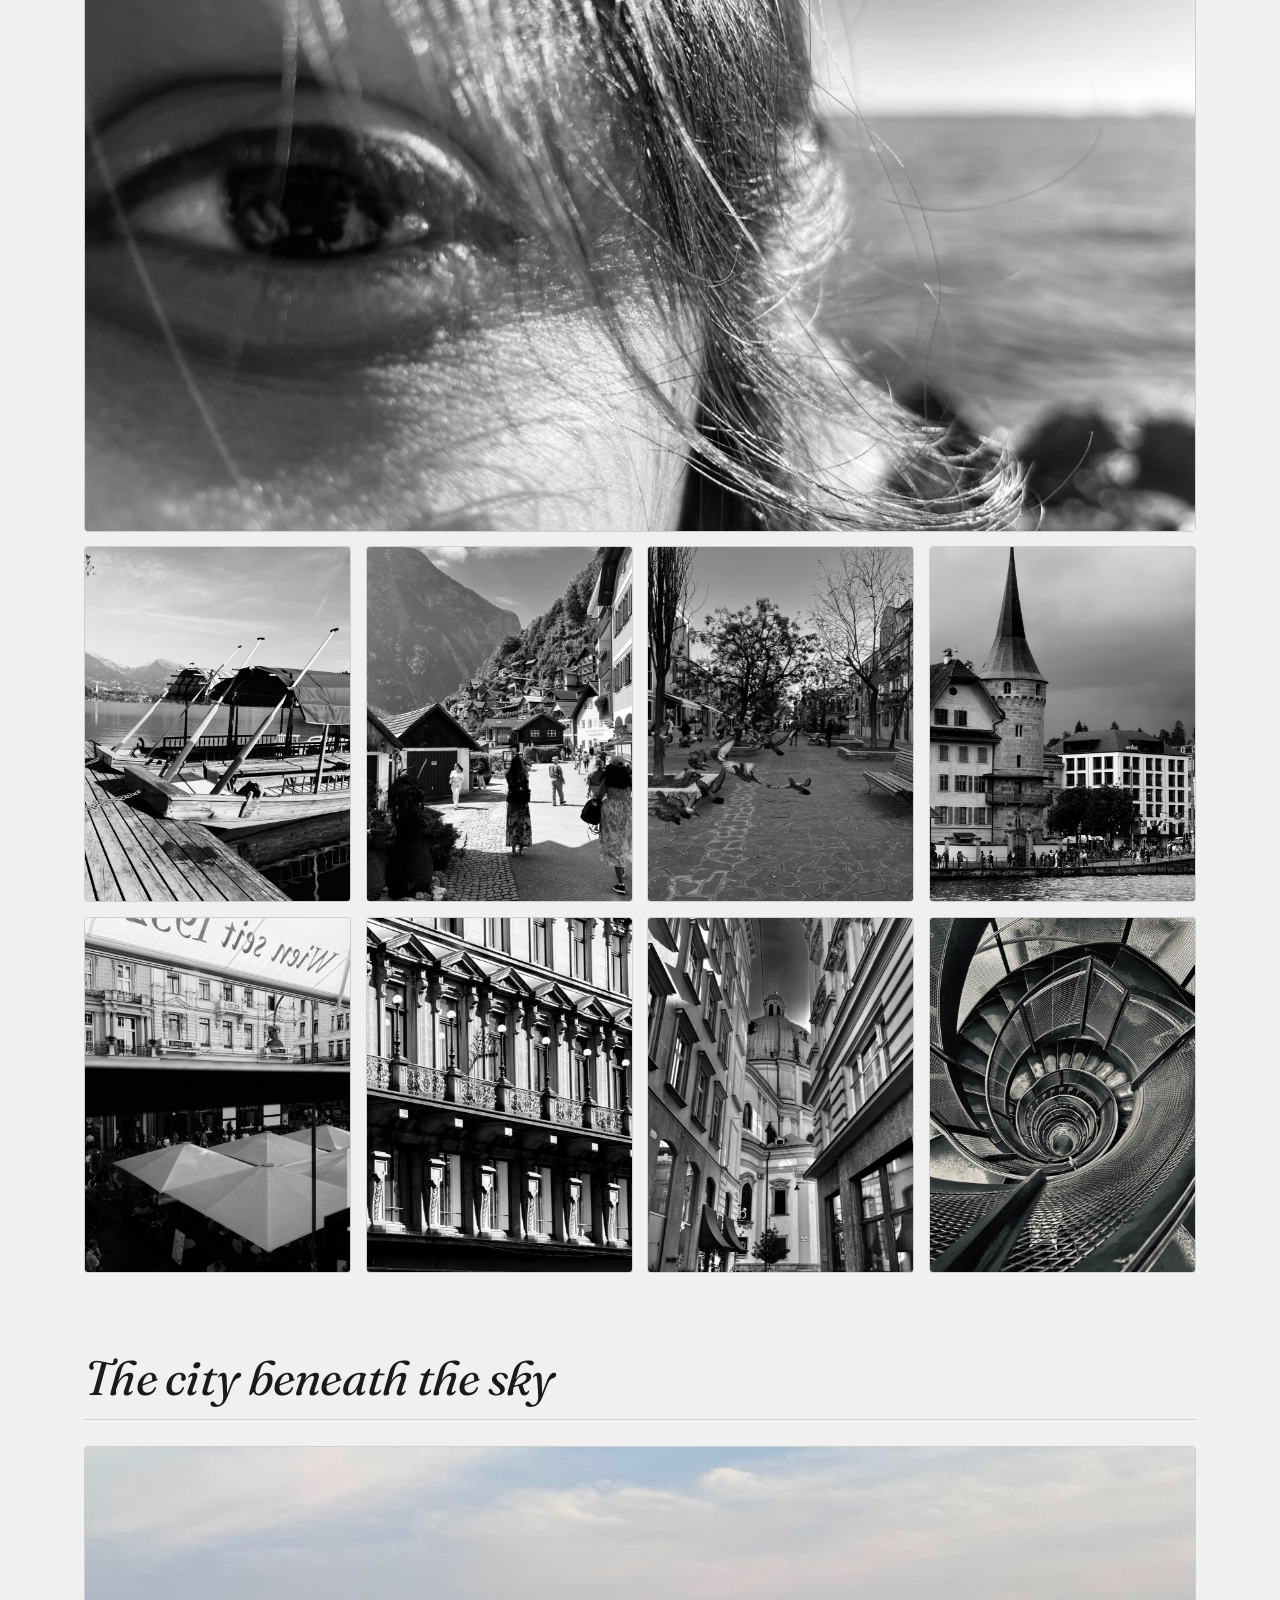
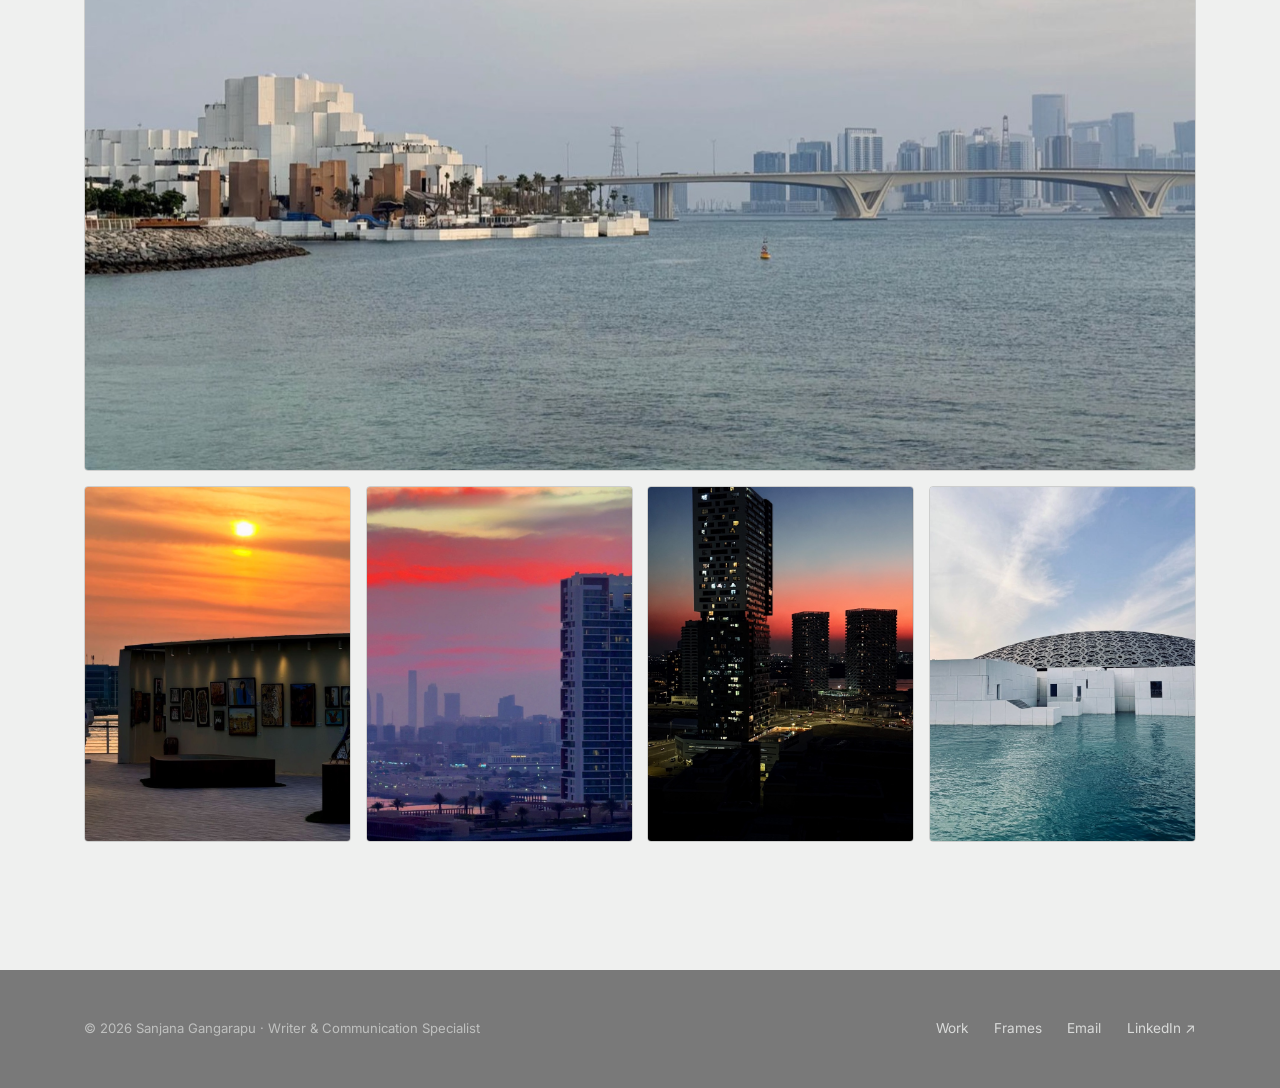
<file: frames.html>
<!DOCTYPE html>
<html lang="en">
<head>
  <meta charset="UTF-8" />
  <meta name="viewport" content="width=device-width, initial-scale=1.0" />
  <title>Frames · Photography · Sanjana Gangarapu</title>
  <meta name="description" content="Frames. Photo series by Sanjana Gangarapu. The everyday, framed through a phone camera: night cities, landscapes, black and white, and quiet moments." />
  <link rel="canonical" href="https://sanjanagangarapu.com/frames.html" />
  <meta property="og:type" content="website" />
  <meta property="og:site_name" content="Sanjana Gangarapu" />
  <meta property="og:title" content="Frames · Photography · Sanjana Gangarapu" />
  <meta property="og:description" content="Frames. Photo series by Sanjana Gangarapu. The everyday, framed through a phone camera: night cities, landscapes, black and white, and quiet moments." />
  <meta property="og:url" content="https://sanjanagangarapu.com/frames.html" />
  <meta property="og:image" content="https://sanjanagangarapu.com/assets/og-cover.jpg" />
  <meta property="og:image:width" content="1200" />
  <meta property="og:image:height" content="630" />
  <meta name="twitter:card" content="summary_large_image" />
  <meta name="twitter:title" content="Frames · Photography · Sanjana Gangarapu" />
  <meta name="twitter:description" content="Frames. Photo series by Sanjana Gangarapu. The everyday, framed through a phone camera: night cities, landscapes, black and white, and quiet moments." />
  <meta name="twitter:image" content="https://sanjanagangarapu.com/assets/og-cover.jpg" />
  <link rel="preconnect" href="https://fonts.googleapis.com" />
  <link rel="preconnect" href="https://fonts.gstatic.com" crossorigin />
  <link href="https://fonts.googleapis.com/css2?family=Fraunces:ital,opsz,wght@0,9..144,300..600;1,9..144,300..600&family=Inter:wght@400;500;600;700&display=swap" rel="stylesheet" />
  <link rel="icon" type="image/png" sizes="32x32" href="/favicon-32.png" />
  <link rel="icon" type="image/png" sizes="16x16" href="/favicon-16.png" />
  <link rel="apple-touch-icon" sizes="180x180" href="/apple-touch-icon.png" />
  <link rel="stylesheet" href="css/style.css" />
</head>
<body>
  <header class="site-header">
    <nav class="nav wrap" aria-label="Primary">
      <a href="index.html" class="brand"><img class="brand-mark" src="assets/logo.svg" alt="" aria-hidden="true" />Sanjana <b>Gangarapu</b></a>
      <button class="nav-toggle" aria-label="Menu" aria-expanded="false"><span></span><span></span></button>
      <ul class="nav-links">
        <li><a href="index.html#work">Work</a></li>
        <li><a href="index.html#about">About</a></li>
        <li><a href="frames.html" class="active">Frames</a></li>
        <li><a href="index.html#contact" class="nav-cta">Contact&nbsp;↗</a></li>
      </ul>
    </nav>
  </header>

  <main>
    <section class="article-hero wrap">
      <nav class="crumb" aria-label="Breadcrumb"><a href="index.html">Home</a><span class="sep">/</span><span>Photography</span></nav>
      <h1><em>Frames</em></h1>
      <p class="lead" style="max-width:60ch;">
        A break from the words. The everyday: light, texture, and small moments, framed through a phone
        camera and gathered into a handful of series.
      </p>
    </section>

    <section class="section wrap">

      <div class="frames-series" data-reveal>
        <div class="series-head">
          <h2>After nightfall</h2>
        </div>
        <div class="frames-grid">
          <img class="wide" src="assets/images/frames/after-nightfall/02.jpg" alt="After nightfall, photograph." loading="lazy" />
          <img src="assets/images/frames/after-nightfall/01.jpg" alt="After nightfall, photograph." loading="lazy" />
          <img src="assets/images/frames/after-nightfall/03.jpg" alt="After nightfall, photograph." loading="lazy" />
          <img src="assets/images/frames/after-nightfall/05.jpg" alt="After nightfall, photograph." loading="lazy" />
          <img src="assets/images/frames/after-nightfall/06.jpg" alt="After nightfall, photograph." loading="lazy" />
          <img class="wide" src="assets/images/frames/after-nightfall/04.jpg" alt="After nightfall, photograph." loading="lazy" />
        </div>
      </div>

      <div class="frames-series" data-reveal>
        <div class="series-head">
          <h2>Held by the page</h2>
        </div>
        <div class="frames-grid">
          <figure class="cap"><img src="assets/images/frames/held-by-the-page/01.jpg" alt="Held by the page: reading White Nights." loading="lazy" /><figcaption>White Nights</figcaption></figure>
          <figure class="cap"><img src="assets/images/frames/held-by-the-page/02.jpg" alt="Held by the page: reading Your Second Life Begins When You Realise You Only Have One." loading="lazy" /><figcaption>Your Second Life Begins When You Realise You Only Have One</figcaption></figure>
          <figure class="cap"><img src="assets/images/frames/held-by-the-page/03.jpg" alt="Held by the page: reading What You Are Looking For Is in the Library." loading="lazy" /><figcaption>What You Are Looking For Is in the Library</figcaption></figure>
          <figure class="cap"><img src="assets/images/frames/held-by-the-page/04.jpg" alt="Held by the page: reading A New Earth." loading="lazy" /><figcaption>A New Earth</figcaption></figure>
        </div>
      </div>

      <div class="frames-series" data-reveal>
        <div class="series-head">
          <h2>Notes on landscape</h2>
        </div>
        <div class="frames-grid">
          <img class="wide" src="assets/images/frames/notes-on-landscape/04.jpg" alt="Notes on landscape, photograph." loading="lazy" />
          <img src="assets/images/frames/notes-on-landscape/02.jpg" alt="Notes on landscape, photograph." loading="lazy" />
          <img src="assets/images/frames/notes-on-landscape/03.jpg" alt="Notes on landscape, photograph." loading="lazy" />
          <img src="assets/images/frames/notes-on-landscape/05.jpg" alt="Notes on landscape, photograph." loading="lazy" />
          <img src="assets/images/frames/notes-on-landscape/06.jpg" alt="Notes on landscape, photograph." loading="lazy" />
          <img src="assets/images/frames/notes-on-landscape/01.jpg" alt="Notes on landscape, photograph." loading="lazy" />
          <img src="assets/images/frames/notes-on-landscape/07.jpg" alt="Notes on landscape, photograph." loading="lazy" />
          <img src="assets/images/frames/notes-on-landscape/08.jpg" alt="Notes on landscape, photograph." loading="lazy" />
          <img src="assets/images/frames/notes-on-landscape/09.jpg" alt="Notes on landscape, photograph." loading="lazy" />
        </div>
      </div>

      <div class="frames-series" data-reveal>
        <div class="series-head">
          <h2>Silence in two tones</h2>
        </div>
        <div class="frames-grid">
          <img class="wide" src="assets/images/frames/silence-in-two-tones/07.jpg" alt="Silence in two tones, photograph." loading="lazy" />
          <img src="assets/images/frames/silence-in-two-tones/01.jpg" alt="Silence in two tones, photograph." loading="lazy" />
          <img src="assets/images/frames/silence-in-two-tones/02.jpg" alt="Silence in two tones, photograph." loading="lazy" />
          <img src="assets/images/frames/silence-in-two-tones/03.jpg" alt="Silence in two tones, photograph." loading="lazy" />
          <img src="assets/images/frames/silence-in-two-tones/04.jpg" alt="Silence in two tones, photograph." loading="lazy" />
          <img src="assets/images/frames/silence-in-two-tones/05.jpg" alt="Silence in two tones, photograph." loading="lazy" />
          <img src="assets/images/frames/silence-in-two-tones/06.jpg" alt="Silence in two tones, photograph." loading="lazy" />
          <img src="assets/images/frames/silence-in-two-tones/08.jpg" alt="Silence in two tones, photograph." loading="lazy" />
          <img src="assets/images/frames/silence-in-two-tones/09.jpg" alt="Silence in two tones, photograph." loading="lazy" />
        </div>
      </div>

      <div class="frames-series" data-reveal>
        <div class="series-head">
          <h2>The city beneath the sky</h2>
        </div>
        <div class="frames-grid">
          <img class="wide" src="assets/images/frames/the-city-beneath-the-sky/04.jpg" alt="The city beneath the sky, photograph." loading="lazy" />
          <img src="assets/images/frames/the-city-beneath-the-sky/01.jpg" alt="The city beneath the sky, photograph." loading="lazy" />
          <img src="assets/images/frames/the-city-beneath-the-sky/02.jpg" alt="The city beneath the sky, photograph." loading="lazy" />
          <img src="assets/images/frames/the-city-beneath-the-sky/03.jpg" alt="The city beneath the sky, photograph." loading="lazy" />
          <img src="assets/images/frames/the-city-beneath-the-sky/05.jpg" alt="The city beneath the sky, photograph." loading="lazy" />
        </div>
      </div>

    </section>
  </main>

  <footer class="site-footer">
    <div class="wrap footer-inner">
      <span class="credit">© <span data-year>2026</span> Sanjana Gangarapu · Writer &amp; Communication Specialist</span>
      <div class="footer-links">
        <a href="index.html#work">Work</a>
        <a href="frames.html">Frames</a>
        <a href="mailto:sanjanasgangarapu@gmail.com">Email</a>
        <a href="https://www.linkedin.com/in/sanjana-gangarapu/" target="_blank" rel="noopener">LinkedIn ↗</a>
      </div>
    </div>
  </footer>

  <script src="js/main.js"></script>
</body>
</html>
</file>
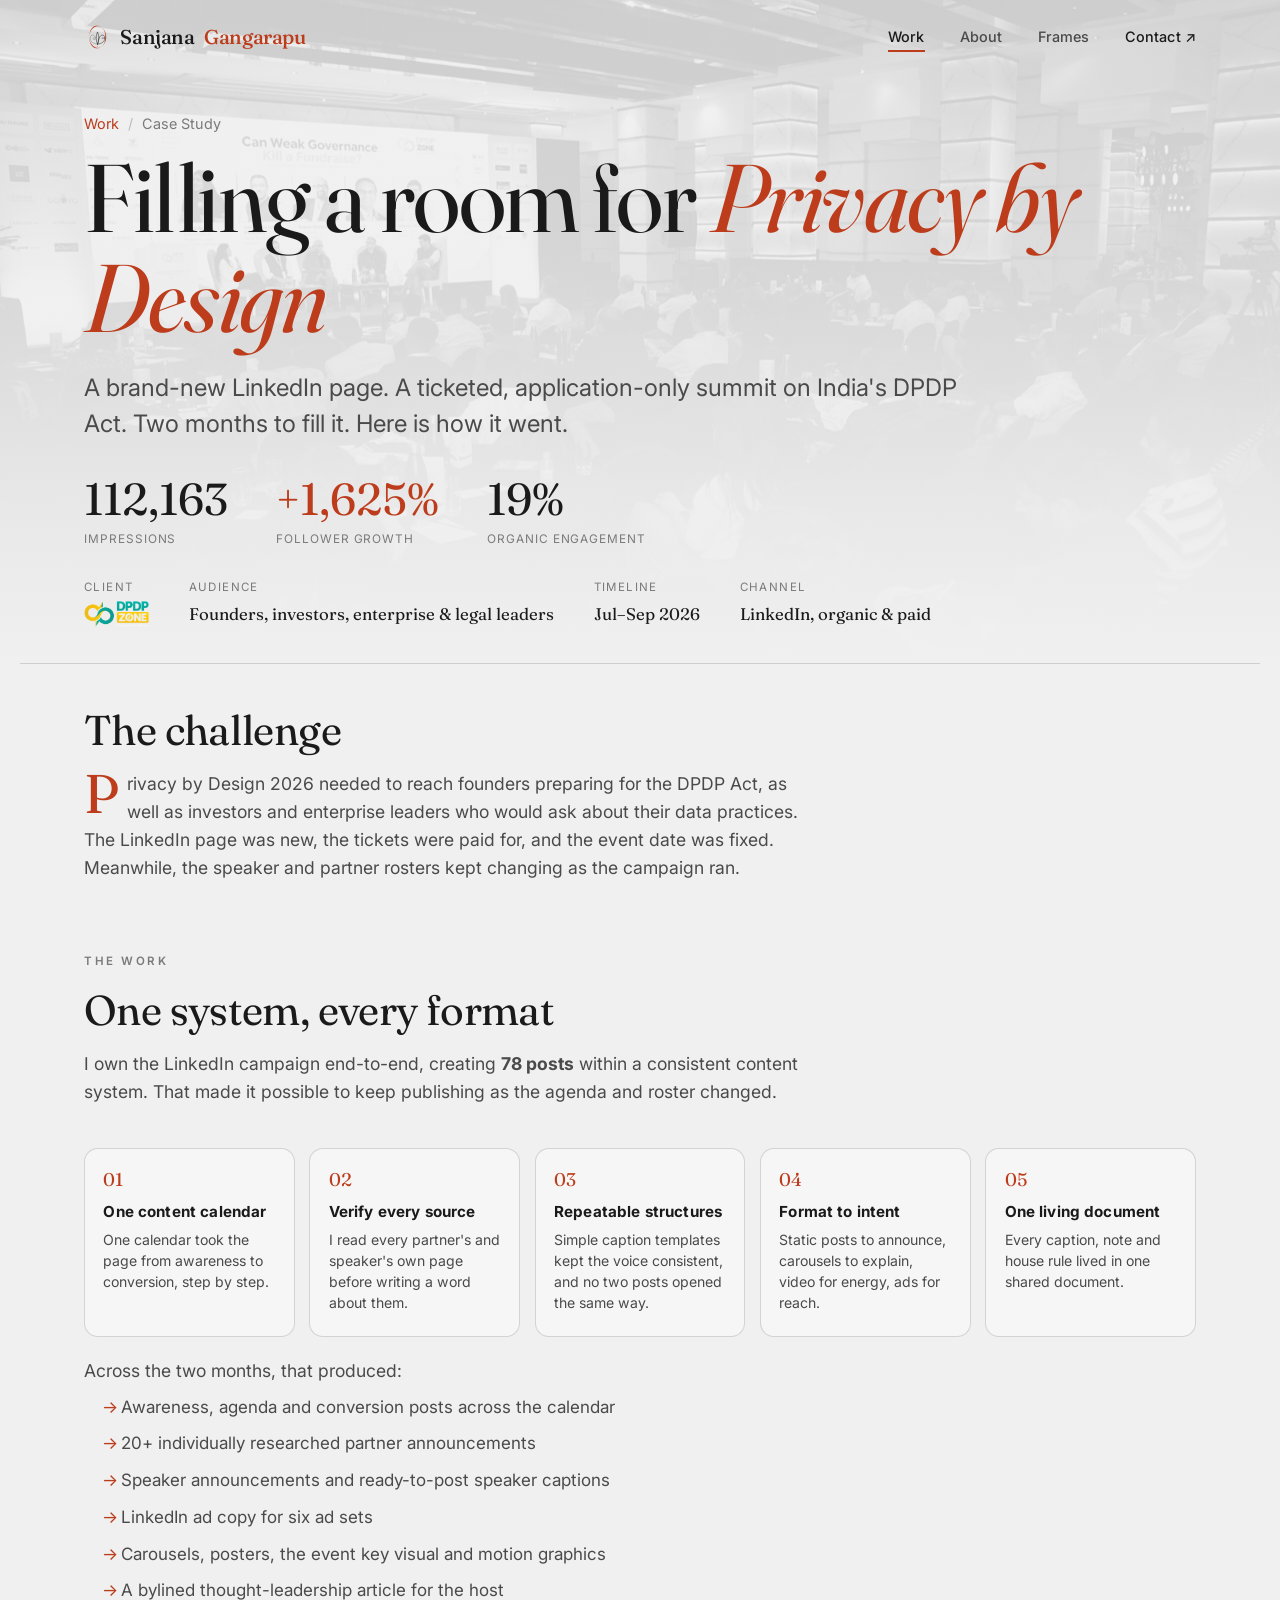
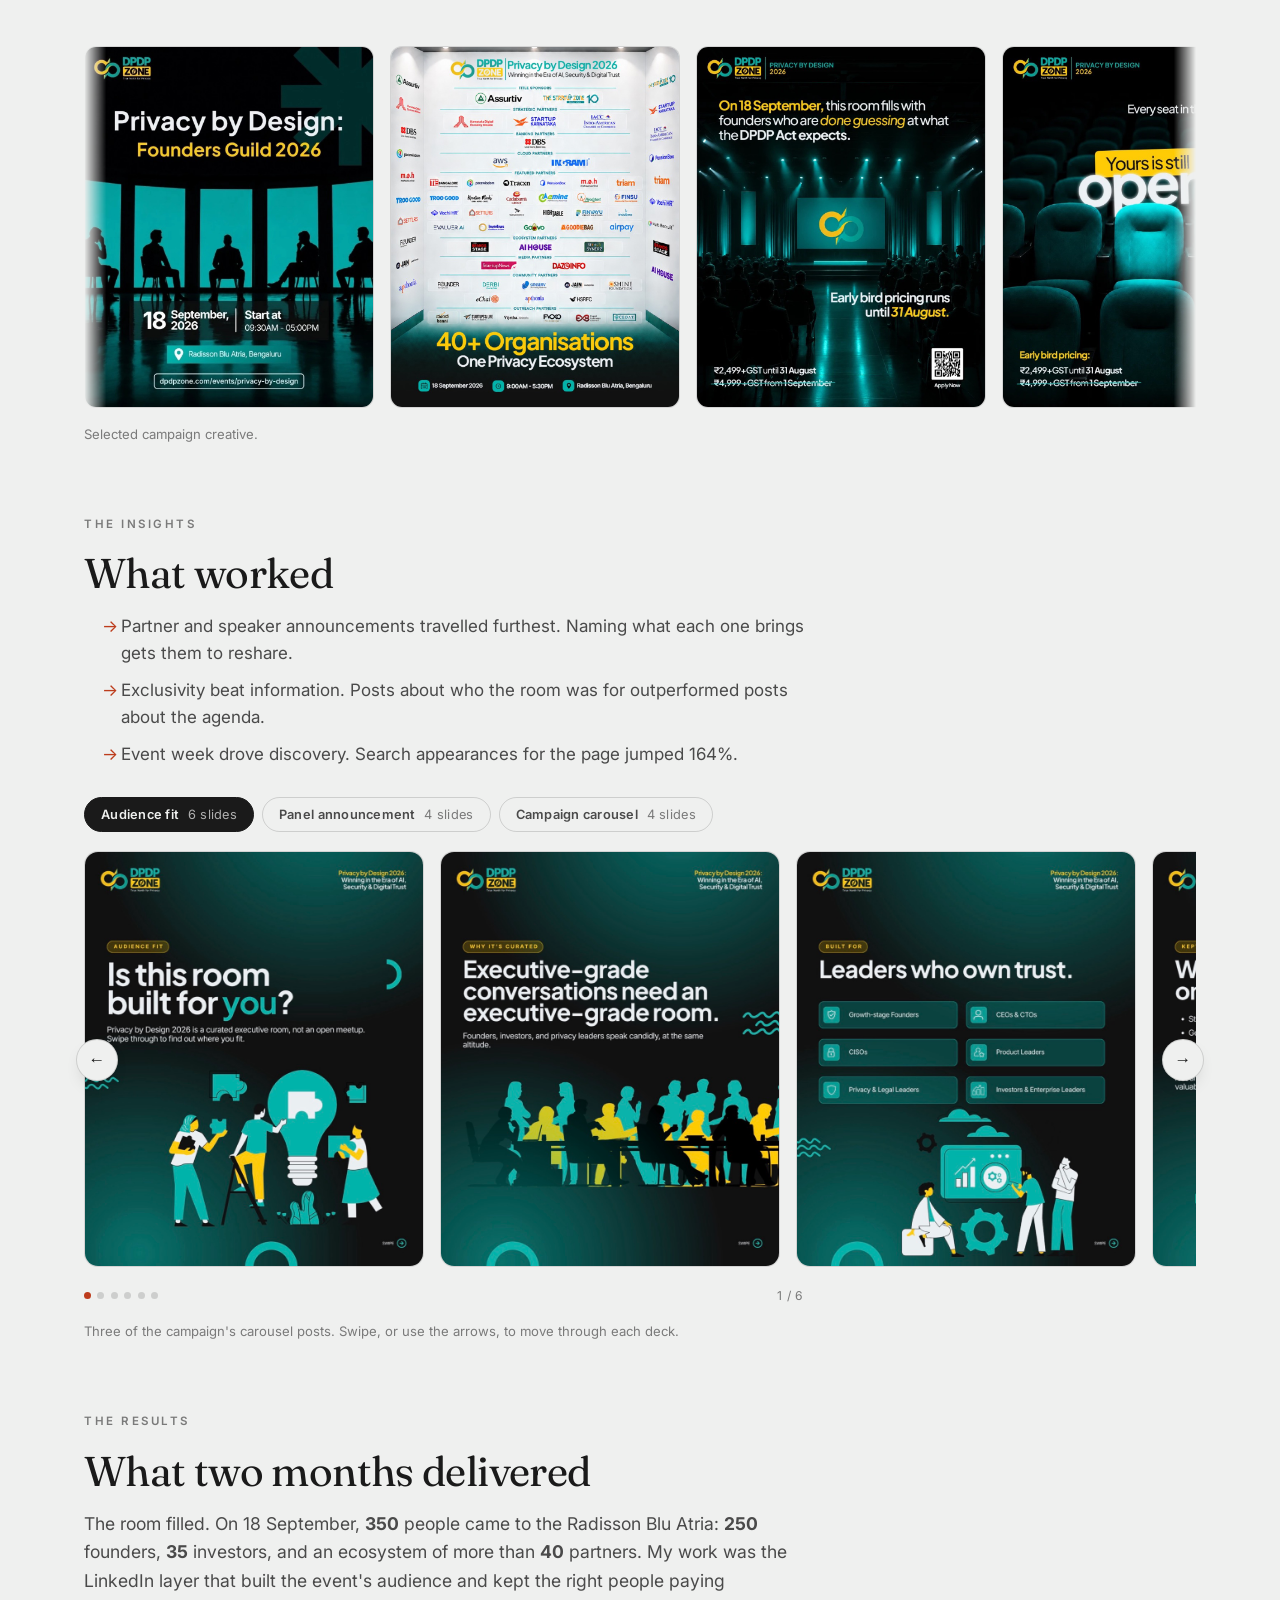
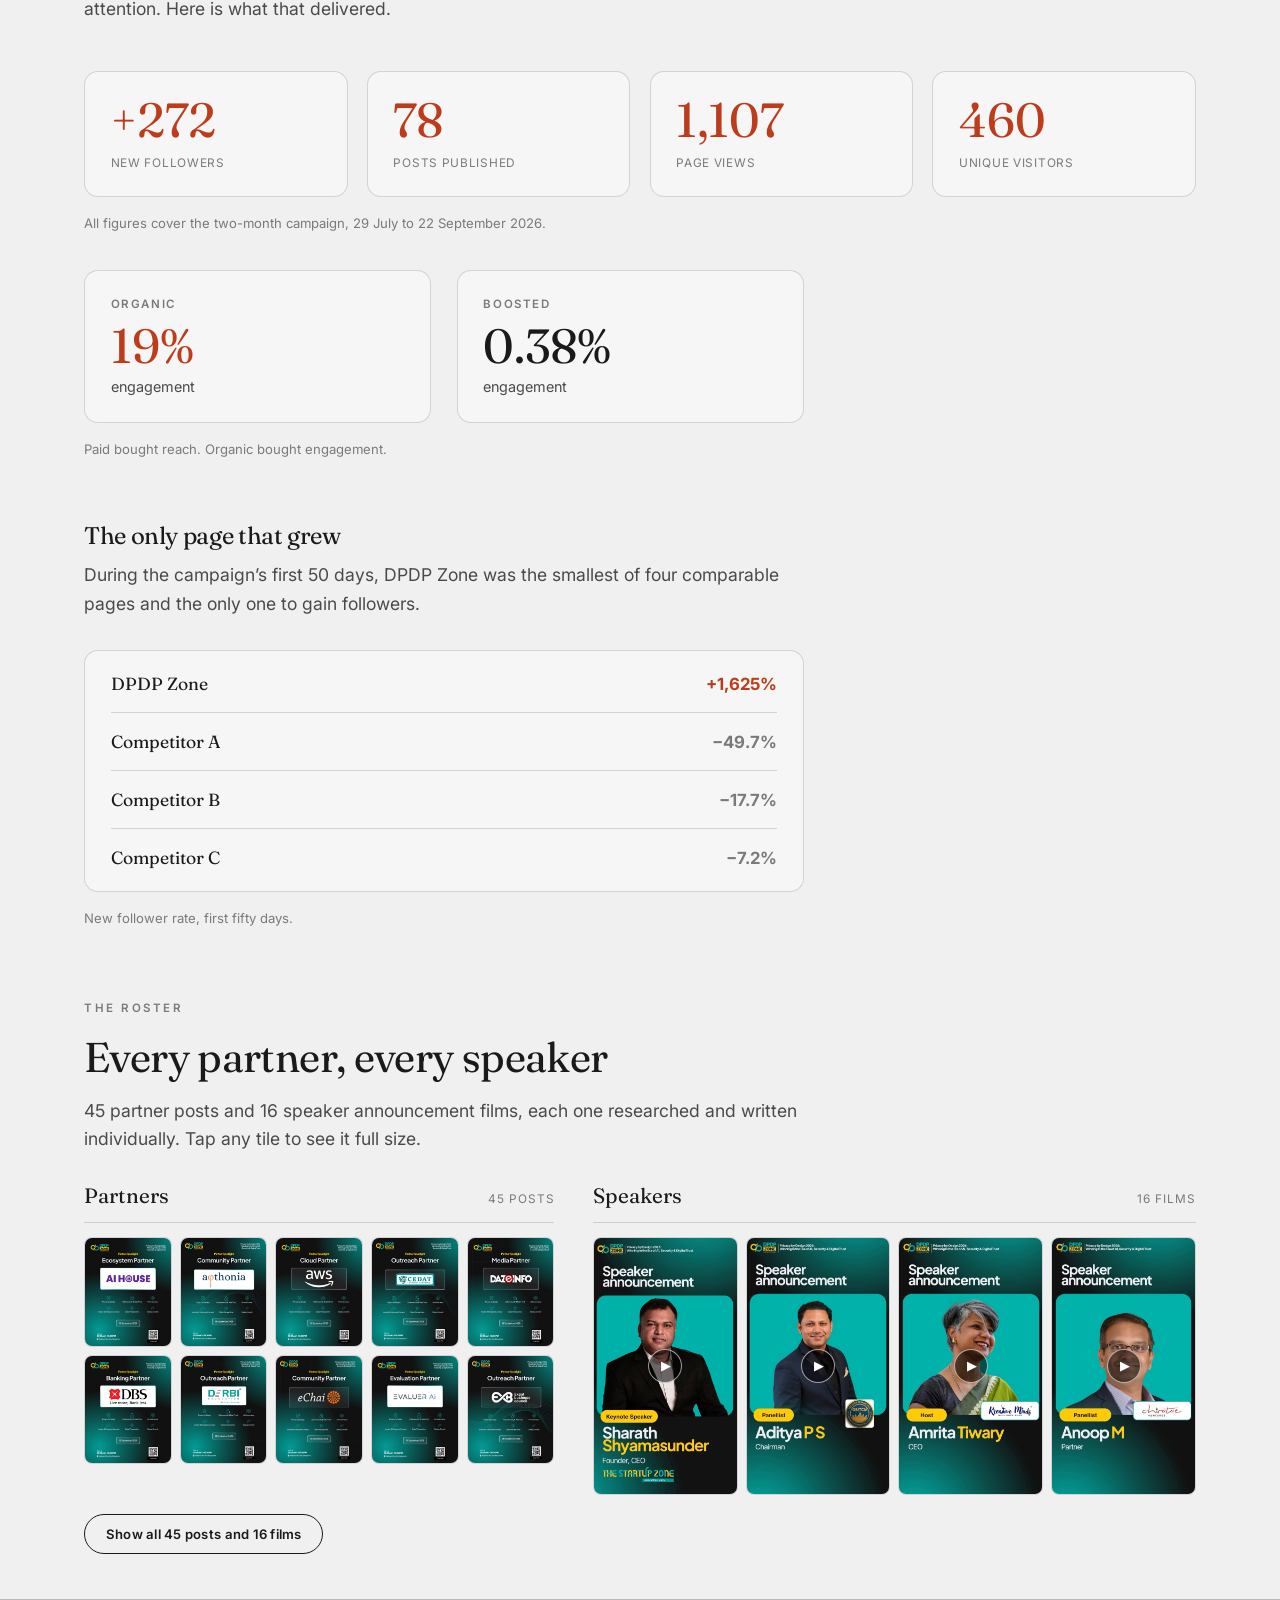
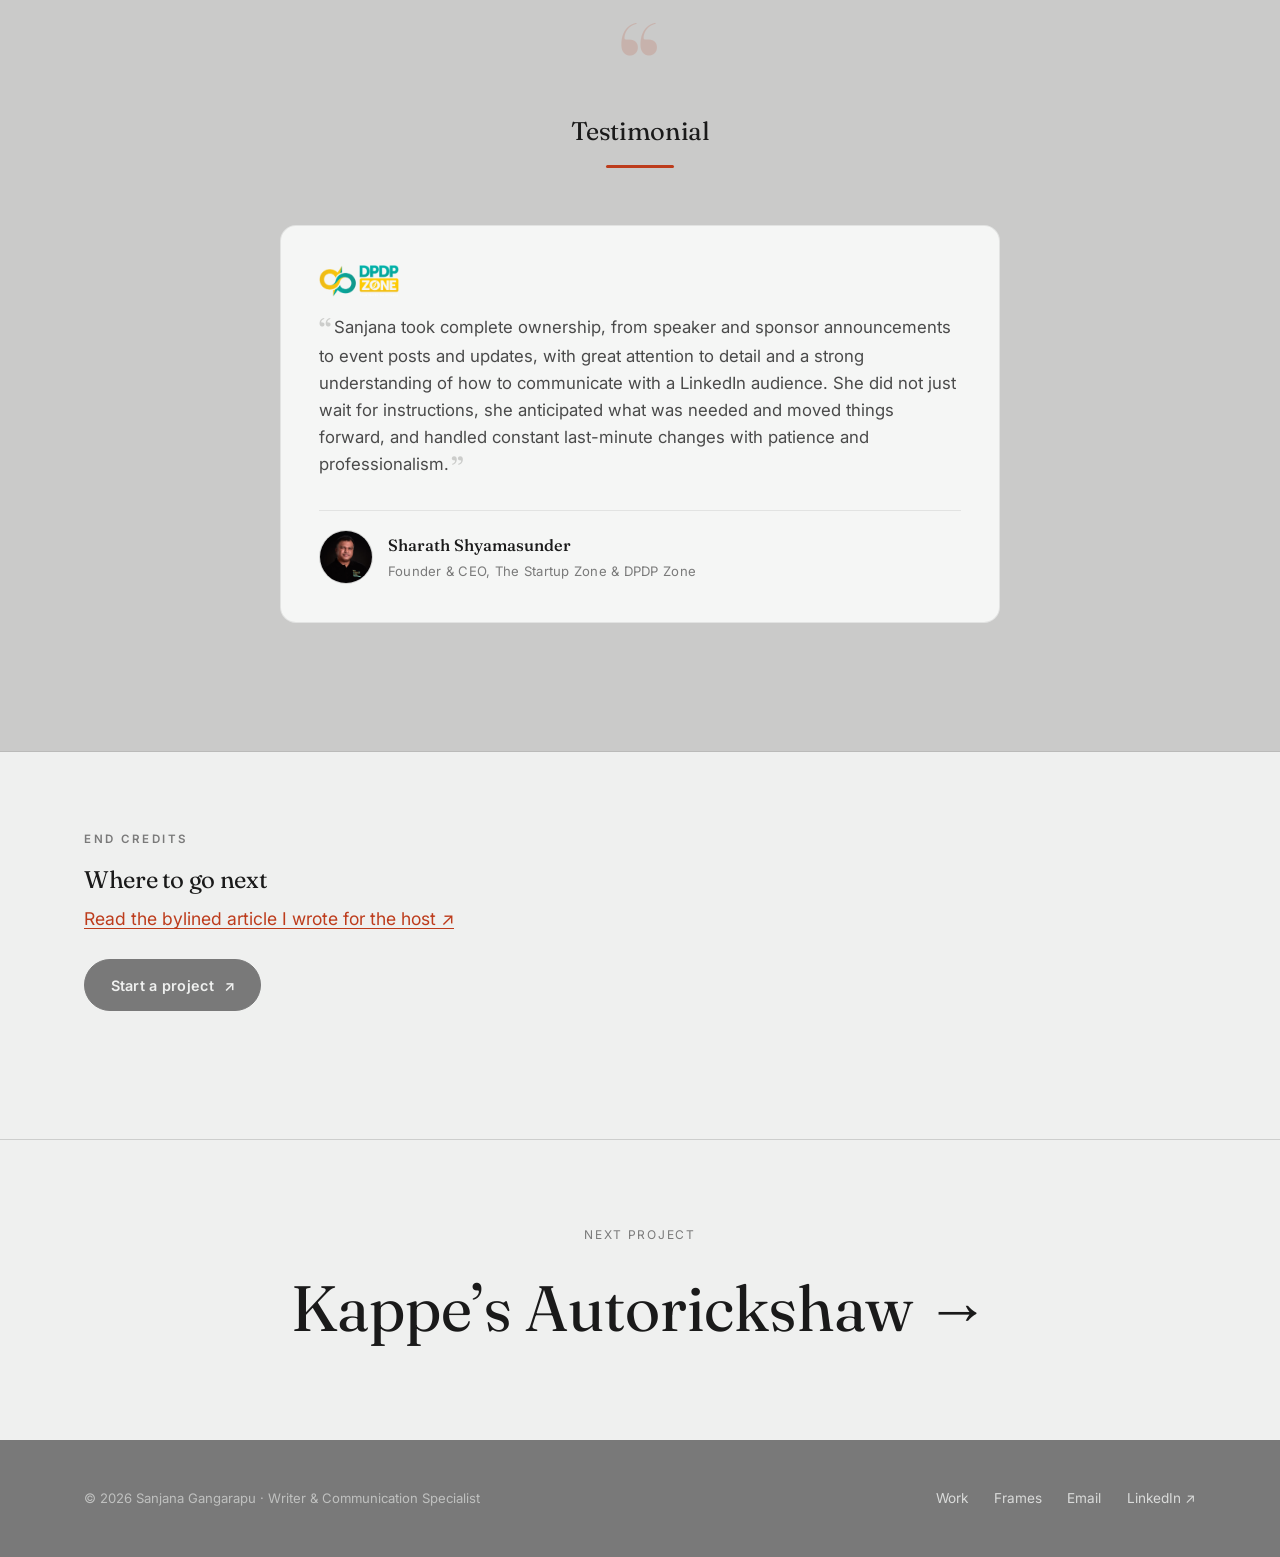
<file: work/dpdp-zone.html>
<!DOCTYPE html>
<html lang="en">
<head>
  <meta charset="UTF-8" />
  <meta name="viewport" content="width=device-width, initial-scale=1.0" />
  <title>Privacy by Design 2026 · DPDP Zone · Sanjana Gangarapu</title>
  <meta name="description" content="How a two-month LinkedIn campaign filled the room for DPDP Zone's Privacy by Design 2026 executive summit: strategy, copy, creative direction, motion and paid media." />
  <link rel="canonical" href="https://sanjanagangarapu.com/work/dpdp-zone.html" />
  <meta property="og:type" content="website" />
  <meta property="og:site_name" content="Sanjana Gangarapu" />
  <meta property="og:title" content="Privacy by Design 2026 · DPDP Zone · Sanjana Gangarapu" />
  <meta property="og:description" content="How a two-month LinkedIn campaign filled the room for DPDP Zone's Privacy by Design 2026 executive summit." />
  <meta property="og:url" content="https://sanjanagangarapu.com/work/dpdp-zone.html" />
  <meta property="og:image" content="https://sanjanagangarapu.com/assets/og-cover.jpg" />
  <meta property="og:image:width" content="1200" />
  <meta property="og:image:height" content="630" />
  <meta name="twitter:card" content="summary_large_image" />
  <meta name="twitter:title" content="Privacy by Design 2026 · DPDP Zone · Sanjana Gangarapu" />
  <meta name="twitter:description" content="How a two-month LinkedIn campaign filled the room for DPDP Zone's Privacy by Design 2026 executive summit." />
  <meta name="twitter:image" content="https://sanjanagangarapu.com/assets/og-cover.jpg" />
  <link rel="preconnect" href="https://fonts.googleapis.com" />
  <link rel="preconnect" href="https://fonts.gstatic.com" crossorigin />
  <link href="https://fonts.googleapis.com/css2?family=Fraunces:ital,opsz,wght@0,9..144,300..600;1,9..144,300..600&family=Inter:wght@400;500;600;700&display=swap" rel="stylesheet" />
  <link rel="icon" type="image/png" sizes="32x32" href="/favicon-32.png" />
  <link rel="icon" type="image/png" sizes="16x16" href="/favicon-16.png" />
  <link rel="apple-touch-icon" sizes="180x180" href="/apple-touch-icon.png" />
  <link rel="stylesheet" href="../css/style.css" />
  <style>
    .dpdp-herostats { display:flex; flex-wrap:wrap; gap:clamp(1.2rem,4vw,3rem); margin-top:2.2rem; }
    .dpdp-herostats .s .n { font-family:var(--serif); font-size:clamp(1.8rem,4.5vw,2.8rem); line-height:1; color:var(--ink); }
    .dpdp-herostats .s .n em { color:var(--accent); font-style:normal; }
    .dpdp-herostats .s .l { font-size:.74rem; letter-spacing:.08em; text-transform:uppercase; color:var(--ink-faint); margin-top:.5rem; }
    .dpdp-split { display:grid; grid-template-columns:1fr 1fr; gap:clamp(1rem,3vw,1.6rem); max-width:720px; margin:2.2rem 0 0; }
    @media (max-width:560px){ .dpdp-split { grid-template-columns:1fr; } }
    .dpdp-panel { border:1px solid var(--line); border-radius:14px; padding:1.5rem 1.6rem; background:var(--card); }
    .dpdp-panel .lbl { font-size:.72rem; letter-spacing:.14em; text-transform:uppercase; color:var(--ink-faint); font-weight:600; }
    .dpdp-panel .big { font-family:var(--serif); font-size:clamp(2.2rem,5.5vw,3rem); color:var(--ink); line-height:1; margin:.55rem 0 .3rem; }
    .dpdp-panel .sub { font-size:.9rem; color:var(--ink-soft); }
    .dpdp-panel.hi .big { color:var(--accent); }
    .dpdp-cmp { max-width:720px; margin:2rem 0 0; border-top:1px solid var(--line); }
    .dpdp-cmp .r { display:flex; align-items:baseline; justify-content:space-between; gap:1rem; padding:.9rem 0; border-bottom:1px solid var(--line); }
    .dpdp-cmp .r .name { font-family:var(--serif); font-size:1.1rem; color:var(--ink); }
    .dpdp-cmp .r .name small { font-family:var(--sans); font-size:.8rem; color:var(--ink-faint); margin-left:.5rem; }
    .dpdp-cmp .r .val { font-family:var(--sans); font-weight:700; font-size:1.05rem; color:var(--ink-faint); white-space:nowrap; }
    .dpdp-cmp .r.hi .val { color:var(--accent); }
    .dpdp-note { font-size:.82rem; color:var(--ink-faint); text-align:left; margin-top:1rem; max-width:720px; margin-inline:0; }
    .dpdp-marquee { position:relative; width:100%; overflow:hidden; margin-block:clamp(1.6rem,4vw,2.6rem);
      -webkit-mask-image:linear-gradient(90deg,transparent,#000 2%,#000 98%,transparent);
      mask-image:linear-gradient(90deg,transparent,#000 2%,#000 98%,transparent); }
    .dpdp-track { display:flex; gap:1rem; width:max-content; animation:dpdp-scroll 55s linear infinite; }
    .dpdp-marquee:hover .dpdp-track { animation-play-state:paused; }
    .dpdp-slide { flex:0 0 auto; width:clamp(200px,25vw,290px); border:1px solid var(--line); border-radius:12px; overflow:hidden; background:var(--card); }
    .dpdp-slide img { display:block; width:100%; aspect-ratio:4/5; object-fit:cover; transition:transform .5s ease; }
    .dpdp-slide:hover img { transform:scale(1.06); }
    @keyframes dpdp-scroll { from { transform:translateX(0); } to { transform:translateX(-50%); } }
    @media (prefers-reduced-motion:reduce) { .dpdp-track { animation:none; } .dpdp-marquee { overflow-x:auto; } }
    /* one shared left edge for the reading column */
    .section .prose { margin-inline:0; }
    .tst-person { display:flex; align-items:center; gap:.9rem; }
    .tst-avatar { width:54px; height:54px; border-radius:50%; object-fit:cover; flex:none; border:1px solid var(--line); }
    .tst-meta { display:flex; flex-direction:column; gap:.15rem; }
    /* design audit: tighter gaps after the hero and around the testimonial */
    .article-hero.photo { padding-bottom:clamp(1.5rem,3vw,2.2rem); }
    .article-hero + .section { padding-top:clamp(2rem,3.5vw,2.8rem); padding-bottom:clamp(2rem,3.5vw,2.8rem); }
    .testimonials { margin-top:0; padding-top:clamp(2rem,3.5vw,2.8rem); }
    .testimonials + .section { padding-top:clamp(3rem,6vw,4.5rem); }
    /* design audit: drop the step arrows, numbering carries the sequence */
    .strategy-map .stage::after { display:none; }
    /* design audit: one box language for steps, metrics, panels and comparison */
    .strategy-map .stage { border-radius:14px; background:var(--card); border:1px solid var(--line); }
    .metrics { background:transparent; border:0; gap:clamp(.8rem,2vw,1.2rem); margin-bottom:0; }
    .metric { background:var(--card); border:1px solid var(--line); border-radius:14px; text-align:left; padding:1.5rem 1.6rem; }
    .metric .n { font-size:clamp(2.2rem,5.5vw,3rem); }
    .dpdp-cmp { border:1px solid var(--line); border-radius:14px; background:var(--card); padding:.3rem 1.6rem; }
    .dpdp-cmp .r:last-child { border-bottom:0; }
    .dpdp-marquee { margin-bottom:0; }
    /* carousel-post slideshow: tabbed decks, swipeable, arrows + dots */
    .dpdp-show { margin-top:1.8rem; }
    .dpdp-tabs { display:flex; flex-wrap:wrap; gap:.5rem; margin-bottom:1rem; }
    .dpdp-tab { font-family:var(--sans); font-size:.8rem; font-weight:600; letter-spacing:.02em; padding:.55rem 1rem; border-radius:100px; border:1px solid var(--line); background:transparent; color:var(--ink-soft); cursor:pointer; transition:background .2s, color .2s; }
    .dpdp-tab span { font-weight:400; color:var(--ink-faint); margin-left:.35rem; }
    .dpdp-tab:hover { border-color:var(--ink); color:var(--ink); }
    .dpdp-tab.is-on { background:var(--ink); color:var(--paper); border-color:var(--ink); }
    .dpdp-tab.is-on span { color:rgba(239,240,239,.7); }
    .dpdp-deck[hidden] { display:none; }
    .dpdp-stage { position:relative; }
    .dpdp-slides { display:flex; gap:1rem; overflow-x:auto; scroll-snap-type:x mandatory; scrollbar-width:none; padding:.2rem 0 .4rem; -webkit-overflow-scrolling:touch; }
    .dpdp-slides::-webkit-scrollbar { display:none; }
    .dpdp-s { flex:0 0 clamp(220px,32%,340px); scroll-snap-align:start; margin:0; border:1px solid var(--line); border-radius:14px; overflow:hidden; background:var(--card); }
    .dpdp-s img { display:block; width:100%; aspect-ratio:817/1000; object-fit:cover; }
    .dpdp-arrow { position:absolute; top:50%; transform:translateY(-50%); width:42px; height:42px; border-radius:50%; border:1px solid var(--line); background:var(--paper); color:var(--ink); cursor:pointer; display:grid; place-items:center; font-size:1.05rem; box-shadow:0 8px 20px -12px rgba(0,0,0,.45); transition:background .2s, color .2s; }
    .dpdp-arrow.prev { left:-.5rem; } .dpdp-arrow.next { right:-.5rem; }
    .dpdp-arrow:hover { background:var(--ink); color:var(--paper); border-color:var(--ink); }
    .dpdp-meta { display:flex; align-items:center; justify-content:space-between; margin-top:.8rem; max-width:720px; }
    .dpdp-dots { display:flex; gap:.4rem; }
    .dpdp-dots i { width:7px; height:7px; border-radius:50%; background:var(--line); display:block; transition:background .2s; }
    .dpdp-dots i.is-on { background:var(--accent); }
    .dpdp-count { font-family:var(--sans); font-size:.76rem; letter-spacing:.06em; color:var(--ink-faint); }
    @media (max-width:560px){ .dpdp-s { flex-basis:78%; } .dpdp-arrow { display:none; } }
    /* partner & speaker wall */
    .dpdp-wall-grid { display:grid; grid-template-columns:0.78fr 1fr; gap:clamp(1.2rem,3vw,2.4rem); margin-top:1.6rem; align-items:start; }
    @media (max-width:820px){ .dpdp-wall-grid { grid-template-columns:1fr; } }
    .dpdp-wall-head { display:flex; align-items:baseline; justify-content:space-between; border-bottom:1px solid var(--line); padding-bottom:.6rem; margin-bottom:.9rem; }
    .dpdp-wall-head span { font-family:var(--serif); font-size:1.3rem; color:var(--ink); }
    .dpdp-wall-head small { font-family:var(--sans); font-size:.74rem; letter-spacing:.08em; text-transform:uppercase; color:var(--ink-faint); }
    .dpdp-tiles { display:grid; gap:.5rem; }
    .dpdp-tiles.partners { grid-template-columns:repeat(5,1fr); }
    .dpdp-tiles.speakers { grid-template-columns:repeat(4,1fr); }
    .dpdp-tile { position:relative; display:block; padding:0; margin:0; border:1px solid var(--line); border-radius:8px; overflow:hidden; background:var(--card); cursor:zoom-in; transition:transform .25s ease, box-shadow .25s ease; }
    .dpdp-tile img { display:block; width:100%; height:100%; object-fit:cover; }
    .dpdp-tiles.partners .dpdp-tile { aspect-ratio:4/5; }
    .dpdp-tiles.speakers .dpdp-tile { aspect-ratio:9/16; }
    .dpdp-tile:hover { transform:translateY(-3px) scale(1.03); box-shadow:0 14px 28px -16px rgba(0,0,0,.45); z-index:1; }
    .dpdp-tile .play { position:absolute; left:50%; top:50%; transform:translate(-50%,-50%); width:34px; height:34px; border-radius:50%; background:rgba(0,0,0,.55); color:#fff; display:grid; place-items:center; font-size:.8rem; padding-left:2px; border:1px solid rgba(255,255,255,.6); pointer-events:none; }
    .dpdp-lb { position:fixed; inset:0; z-index:200; background:rgba(18,18,18,.9); backdrop-filter:blur(6px); -webkit-backdrop-filter:blur(6px); display:flex; align-items:center; justify-content:center; padding:2rem; }
    .dpdp-lb[hidden] { display:none; }
    .dpdp-lb-stage { max-width:min(92vw,900px); max-height:82vh; display:flex; align-items:center; justify-content:center; }
    .dpdp-lb-stage img, .dpdp-lb-stage video { max-width:100%; max-height:82vh; border-radius:12px; box-shadow:0 30px 80px -30px rgba(0,0,0,.8); background:#000; }
    .dpdp-lb-cap { position:absolute; bottom:1.4rem; left:50%; transform:translateX(-50%); color:rgba(239,240,239,.85); font-family:var(--sans); font-size:.82rem; letter-spacing:.04em; text-align:center; white-space:nowrap; }
    .dpdp-lb-close, .dpdp-lb-nav { position:absolute; width:44px; height:44px; border-radius:50%; border:1px solid rgba(255,255,255,.35); background:rgba(255,255,255,.08); color:#fff; cursor:pointer; display:grid; place-items:center; font-size:1.1rem; transition:background .2s; }
    .dpdp-lb-close { top:1.2rem; right:1.2rem; }
    .dpdp-lb-nav.prev { left:1.2rem; top:50%; transform:translateY(-50%); }
    .dpdp-lb-nav.next { right:1.2rem; top:50%; transform:translateY(-50%); }
    .dpdp-lb-close:hover, .dpdp-lb-nav:hover { background:rgba(255,255,255,.2); }
    @media (max-width:560px){ .dpdp-lb { padding:1rem; } .dpdp-lb-nav { display:none; } .dpdp-lb-cap { white-space:normal; width:90vw; } }
    body.dpdp-lb-open { overflow:hidden; }
    /* wall collapsed by default: 2 rows of partners, 1 row of speakers */
    .dpdp-wall-grid.is-collapsed .dpdp-tiles.partners .dpdp-tile:nth-child(n+11) { display:none; }
    .dpdp-wall-grid.is-collapsed .dpdp-tiles.speakers .dpdp-tile:nth-child(n+5) { display:none; }
    .dpdp-wall-more-wrap { margin-top:1.2rem; }
    .dpdp-wall-more { font-family:var(--sans); font-size:.82rem; font-weight:600; letter-spacing:.02em; padding:.7rem 1.3rem; border-radius:100px; border:1px solid var(--ink); background:transparent; color:var(--ink); cursor:pointer; transition:background .2s, color .2s; }
    .dpdp-wall-more:hover { background:var(--ink); color:var(--paper); }
  </style>
</head>
<body>

  <header class="site-header">
    <nav class="nav wrap" aria-label="Primary">
      <a href="../index.html" class="brand"><img class="brand-mark" src="../assets/logo.svg" alt="" aria-hidden="true" />Sanjana <b>Gangarapu</b></a>
      <button class="nav-toggle" aria-label="Menu" aria-expanded="false"><span></span><span></span></button>
      <ul class="nav-links">
        <li><a href="../index.html#work" class="active">Work</a></li>
        <li><a href="../index.html#about">About</a></li>
        <li><a href="../frames.html">Frames</a></li>
        <li><a href="../index.html#contact" class="nav-cta">Contact&nbsp;↗</a></li>
      </ul>
    </nav>
  </header>

  <main>
    <!-- POSTER -->
    <section class="article-hero wrap photo" style="--hero-img:url('../assets/images/work/dpdp-hero.jpg');--hero-pos:center 42%;--hero-op:0.32">
      <nav class="crumb" aria-label="Breadcrumb"><a href="../index.html#work">Work</a><span class="sep">/</span><span>Case Study</span></nav>
      <h1>Filling a room for <em>Privacy by Design</em></h1>
      <p class="lead" style="max-width:60ch;">
        A brand-new LinkedIn page. A ticketed, application-only summit on India's DPDP Act. Two months to
        fill it. Here is how it went.
      </p>
      <div class="dpdp-herostats">
        <div class="s"><div class="n">112,163</div><div class="l">Impressions</div></div>
        <div class="s"><div class="n"><em>+1,625%</em></div><div class="l">Follower growth</div></div>
        <div class="s"><div class="n">19%</div><div class="l">Organic engagement</div></div>
      </div>
      <div class="article-meta">
        <div class="item"><div class="k">Client</div><div class="v"><img class="brandmark" src="../assets/images/work/dpdp-logo.png" alt="DPDP Zone" /></div></div>
        <div class="item"><div class="k">Audience</div><div class="v">Founders, investors, enterprise &amp; legal leaders</div></div>
        <div class="item"><div class="k">Timeline</div><div class="v">Jul–Sep 2026</div></div>
        <div class="item"><div class="k">Channel</div><div class="v">LinkedIn, organic &amp; paid</div></div>
      </div>
    </section>

    <section class="section wrap">
      <!-- ACT I: SETUP -->
      <div class="prose">
        <h2 style="margin-top:0;">The challenge</h2>
        <p>
          <span class="drop">P</span>rivacy by Design 2026 needed to reach founders preparing for the DPDP Act,
          as well as investors and enterprise leaders who would ask about their data practices. The LinkedIn
          page was new, the tickets were paid for, and the event date was fixed. Meanwhile, the speaker and
          partner rosters kept changing as the campaign ran.
        </p>
      </div>

      <!-- ACT II: ADVENTURE -->
      <div class="prose" style="margin-top:clamp(2.5rem,6vw,4rem);">
        <span class="eyebrow">The work</span>
        <h2 style="margin-top:1rem;">One system, every format</h2>
        <p>
          I own the LinkedIn campaign end-to-end, creating <strong>78 posts</strong> within a consistent content
          system. That made it possible to keep publishing as the agenda and roster changed.
        </p>
      </div>
      <ol class="strategy-map">
        <li class="stage"><span class="s-num">01</span><h3>One content calendar</h3><p>One calendar took the page from awareness to conversion, step by step.</p></li>
        <li class="stage"><span class="s-num">02</span><h3>Verify every source</h3><p>I read every partner's and speaker's own page before writing a word about them.</p></li>
        <li class="stage"><span class="s-num">03</span><h3>Repeatable structures</h3><p>Simple caption templates kept the voice consistent, and no two posts opened the same way.</p></li>
        <li class="stage"><span class="s-num">04</span><h3>Format to intent</h3><p>Static posts to announce, carousels to explain, video for energy, ads for reach.</p></li>
        <li class="stage"><span class="s-num">05</span><h3>One living document</h3><p>Every caption, note and house rule lived in one shared document.</p></li>
      </ol>
      <div class="prose">
        <p style="margin-bottom:.5rem;">Across the two months, that produced:</p>
        <ul class="bullets">
          <li>Awareness, agenda and conversion posts across the calendar</li>
          <li>20+ individually researched partner announcements</li>
          <li>Speaker announcements and ready-to-post speaker captions</li>
          <li>LinkedIn ad copy for six ad sets</li>
          <li>Carousels, posters, the event key visual and motion graphics</li>
          <li>A bylined thought-leadership article for the host</li>
        </ul>
      </div>

      <div class="dpdp-marquee" aria-label="Campaign creative">
        <div class="dpdp-track">
          <div class="dpdp-slide"><img src="../assets/images/work/dpdp-cr-guild.jpg" alt="Event key visual, 'Privacy by Design: Founders Guild 2026.'" loading="lazy" /></div>
          <div class="dpdp-slide"><img src="../assets/images/work/dpdp-cr-ecosystem.jpg" alt="Partner ecosystem visual, '40+ Organisations, One Privacy Ecosystem.'" loading="lazy" /></div>
          <div class="dpdp-slide"><img src="../assets/images/work/dpdp-cr-doneguessing.jpg" alt="Early-bird poster, founders done guessing at the DPDP Act." loading="lazy" /></div>
          <div class="dpdp-slide"><img src="../assets/images/work/dpdp-cr-open.jpg" alt="Early-bird poster, 'Yours is still open.'" loading="lazy" /></div>
          <div class="dpdp-slide"><img src="../assets/images/work/dpdp-cr-1day.jpg" alt="Countdown poster, '1 day to go.'" loading="lazy" /></div>
          <div class="dpdp-slide"><img src="../assets/images/work/dpdp-cr-newsletter2.jpg" alt="Newsletter drive creative, 'Can't be in the room?'" loading="lazy" /></div>
          <div class="dpdp-slide" aria-hidden="true"><img src="../assets/images/work/dpdp-cr-guild.jpg" alt="" loading="lazy" /></div>
          <div class="dpdp-slide" aria-hidden="true"><img src="../assets/images/work/dpdp-cr-ecosystem.jpg" alt="" loading="lazy" /></div>
          <div class="dpdp-slide" aria-hidden="true"><img src="../assets/images/work/dpdp-cr-doneguessing.jpg" alt="" loading="lazy" /></div>
          <div class="dpdp-slide" aria-hidden="true"><img src="../assets/images/work/dpdp-cr-open.jpg" alt="" loading="lazy" /></div>
          <div class="dpdp-slide" aria-hidden="true"><img src="../assets/images/work/dpdp-cr-1day.jpg" alt="" loading="lazy" /></div>
          <div class="dpdp-slide" aria-hidden="true"><img src="../assets/images/work/dpdp-cr-newsletter2.jpg" alt="" loading="lazy" /></div>
        </div>
      </div>
      <p class="dpdp-note">Selected campaign creative.</p>

      <div class="prose" style="margin-top:clamp(2.5rem,6vw,4rem);">
        <span class="eyebrow">The insights</span>
        <h2 style="margin-top:1rem;">What worked</h2>
        <ul class="bullets">
          <li>Partner and speaker announcements travelled furthest. Naming what each one brings gets them to reshare.</li>
          <li>Exclusivity beat information. Posts about who the room was for outperformed posts about the agenda.</li>
          <li>Event week drove discovery. Search appearances for the page jumped 164%.</li>
        </ul>
      </div>

      <div class="dpdp-show" id="carousels">
        <div class="dpdp-tabs" role="tablist" aria-label="Carousel posts">
          <button class="dpdp-tab is-on" type="button" role="tab" aria-selected="true" data-deck="audience">Audience fit <span>6 slides</span></button>
          <button class="dpdp-tab" type="button" role="tab" aria-selected="false" data-deck="panel">Panel announcement <span>4 slides</span></button>
          <button class="dpdp-tab" type="button" role="tab" aria-selected="false" data-deck="campaign">Campaign carousel <span>4 slides</span></button>
        </div>

        <div class="dpdp-deck" data-deck="audience">
          <div class="dpdp-stage">
            <div class="dpdp-slides">
              <figure class="dpdp-s"><img src="../assets/images/work/slides/audience-01.jpg" alt="Audience fit carousel, slide 1 of 6" loading="lazy" /></figure>
              <figure class="dpdp-s"><img src="../assets/images/work/slides/audience-02.jpg" alt="Audience fit carousel, slide 2 of 6" loading="lazy" /></figure>
              <figure class="dpdp-s"><img src="../assets/images/work/slides/audience-03.jpg" alt="Audience fit carousel, slide 3 of 6" loading="lazy" /></figure>
              <figure class="dpdp-s"><img src="../assets/images/work/slides/audience-04.jpg" alt="Audience fit carousel, slide 4 of 6" loading="lazy" /></figure>
              <figure class="dpdp-s"><img src="../assets/images/work/slides/audience-05.jpg" alt="Audience fit carousel, slide 5 of 6" loading="lazy" /></figure>
              <figure class="dpdp-s"><img src="../assets/images/work/slides/audience-06.jpg" alt="Audience fit carousel, slide 6 of 6" loading="lazy" /></figure>
            </div>
            <button class="dpdp-arrow prev" type="button" aria-label="Previous slide">←</button>
            <button class="dpdp-arrow next" type="button" aria-label="Next slide">→</button>
          </div>
          <div class="dpdp-meta"><div class="dpdp-dots" aria-hidden="true"></div><div class="dpdp-count"></div></div>
        </div>

        <div class="dpdp-deck" data-deck="panel" hidden>
          <div class="dpdp-stage">
            <div class="dpdp-slides">
              <figure class="dpdp-s"><img src="../assets/images/work/slides/panel-01.jpg" alt="Panel announcement carousel, slide 1 of 4" loading="lazy" /></figure>
              <figure class="dpdp-s"><img src="../assets/images/work/slides/panel-02.jpg" alt="Panel announcement carousel, slide 2 of 4" loading="lazy" /></figure>
              <figure class="dpdp-s"><img src="../assets/images/work/slides/panel-03.jpg" alt="Panel announcement carousel, slide 3 of 4" loading="lazy" /></figure>
              <figure class="dpdp-s"><img src="../assets/images/work/slides/panel-04.jpg" alt="Panel announcement carousel, slide 4 of 4" loading="lazy" /></figure>
            </div>
            <button class="dpdp-arrow prev" type="button" aria-label="Previous slide">←</button>
            <button class="dpdp-arrow next" type="button" aria-label="Next slide">→</button>
          </div>
          <div class="dpdp-meta"><div class="dpdp-dots" aria-hidden="true"></div><div class="dpdp-count"></div></div>
        </div>

        <div class="dpdp-deck" data-deck="campaign" hidden>
          <div class="dpdp-stage">
            <div class="dpdp-slides">
              <figure class="dpdp-s"><img src="../assets/images/work/slides/campaign-01.jpg" alt="Campaign carousel, slide 1 of 4" loading="lazy" /></figure>
              <figure class="dpdp-s"><img src="../assets/images/work/slides/campaign-02.jpg" alt="Campaign carousel, slide 2 of 4" loading="lazy" /></figure>
              <figure class="dpdp-s"><img src="../assets/images/work/slides/campaign-03.jpg" alt="Campaign carousel, slide 3 of 4" loading="lazy" /></figure>
              <figure class="dpdp-s"><img src="../assets/images/work/slides/campaign-04.jpg" alt="Campaign carousel, slide 4 of 4" loading="lazy" /></figure>
            </div>
            <button class="dpdp-arrow prev" type="button" aria-label="Previous slide">←</button>
            <button class="dpdp-arrow next" type="button" aria-label="Next slide">→</button>
          </div>
          <div class="dpdp-meta"><div class="dpdp-dots" aria-hidden="true"></div><div class="dpdp-count"></div></div>
        </div>
      </div>
      <p class="dpdp-note">Three of the campaign's carousel posts. Swipe, or use the arrows, to move through each deck.</p>

      <!-- ACT III: RESOLUTION -->
      <div class="prose" id="results" style="margin-top:clamp(2.5rem,6vw,4rem);">
        <span class="eyebrow">The results</span>
        <h2 style="margin-top:1rem;">What two months delivered</h2>
        <p>
          The room filled. On 18 September, <strong>350</strong> people came to the Radisson Blu Atria: <strong>250</strong> founders,
          <strong>35</strong> investors, and an ecosystem of more than <strong>40</strong> partners. My work was the LinkedIn layer that built
          the event's audience and kept the right people paying attention. Here is what that delivered.
        </p>
      </div>
      <div class="metrics">
        <div class="metric"><div class="n">+272</div><div class="l">New followers</div></div>
        <div class="metric"><div class="n">78</div><div class="l">Posts published</div></div>
        <div class="metric"><div class="n">1,107</div><div class="l">Page views</div></div>
        <div class="metric"><div class="n">460</div><div class="l">Unique visitors</div></div>
      </div>
      <p class="dpdp-note">All figures cover the two-month campaign, 29 July to 22 September 2026.</p>

      <div class="dpdp-split">
        <div class="dpdp-panel hi"><div class="lbl">Organic</div><div class="big">19%</div><div class="sub">engagement</div></div>
        <div class="dpdp-panel"><div class="lbl">Boosted</div><div class="big">0.38%</div><div class="sub">engagement</div></div>
      </div>
      <p class="dpdp-note">Paid bought reach. Organic bought engagement.</p>

      <div class="prose" style="margin-top:clamp(2.5rem,6vw,4rem);">
        <h3>The only page that grew</h3>
        <p>During the campaign’s first 50 days, DPDP Zone was the smallest of four comparable pages and the only one to gain followers.</p>
      </div>
      <div class="dpdp-cmp">
        <div class="r hi"><span class="name">DPDP Zone</span><span class="val">+1,625%</span></div>
        <div class="r"><span class="name">Competitor A</span><span class="val">−49.7%</span></div>
        <div class="r"><span class="name">Competitor B</span><span class="val">−17.7%</span></div>
        <div class="r"><span class="name">Competitor C</span><span class="val">−7.2%</span></div>
      </div>
      <p class="dpdp-note">New follower rate, first fifty days.</p>

      <div class="dpdp-wall" id="wall">
        <div class="prose" style="margin-top:clamp(2.5rem,6vw,4rem);">
          <span class="eyebrow">The roster</span>
          <h2 style="margin-top:1rem;">Every partner, every speaker</h2>
          <p>45 partner posts and 16 speaker announcement films, each one researched and written individually. Tap any tile to see it full size.</p>
        </div>
        <div class="dpdp-wall-grid is-collapsed" id="wallgrid">
          <div class="dpdp-wall-col">
            <div class="dpdp-wall-head"><span>Partners</span><small>45 posts</small></div>
            <div class="dpdp-tiles partners">
          <button class="dpdp-tile" type="button" data-group="partners" data-type="image" data-src="../assets/images/work/wall/partners/full/ai-house.jpg" data-cap="AI House" title="AI House"><img src="../assets/images/work/wall/partners/thumb/ai-house.jpg" alt="Partner announcement, AI House" loading="lazy" /></button>
          <button class="dpdp-tile" type="button" data-group="partners" data-type="image" data-src="../assets/images/work/wall/partners/full/aothonia.jpg" data-cap="Apthonia" title="Apthonia"><img src="../assets/images/work/wall/partners/thumb/aothonia.jpg" alt="Partner announcement, Apthonia" loading="lazy" /></button>
          <button class="dpdp-tile" type="button" data-group="partners" data-type="image" data-src="../assets/images/work/wall/partners/full/aws.jpg" data-cap="AWS" title="AWS"><img src="../assets/images/work/wall/partners/thumb/aws.jpg" alt="Partner announcement, AWS" loading="lazy" /></button>
          <button class="dpdp-tile" type="button" data-group="partners" data-type="image" data-src="../assets/images/work/wall/partners/full/cedat.jpg" data-cap="CEDAT" title="CEDAT"><img src="../assets/images/work/wall/partners/thumb/cedat.jpg" alt="Partner announcement, CEDAT" loading="lazy" /></button>
          <button class="dpdp-tile" type="button" data-group="partners" data-type="image" data-src="../assets/images/work/wall/partners/full/dazeinfo.jpg" data-cap="Dazeinfo" title="Dazeinfo"><img src="../assets/images/work/wall/partners/thumb/dazeinfo.jpg" alt="Partner announcement, Dazeinfo" loading="lazy" /></button>
          <button class="dpdp-tile" type="button" data-group="partners" data-type="image" data-src="../assets/images/work/wall/partners/full/dbs-bank.jpg" data-cap="DBS Bank" title="DBS Bank"><img src="../assets/images/work/wall/partners/thumb/dbs-bank.jpg" alt="Partner announcement, DBS Bank" loading="lazy" /></button>
          <button class="dpdp-tile" type="button" data-group="partners" data-type="image" data-src="../assets/images/work/wall/partners/full/derbi.jpg" data-cap="DERBI Foundation" title="DERBI Foundation"><img src="../assets/images/work/wall/partners/thumb/derbi.jpg" alt="Partner announcement, DERBI Foundation" loading="lazy" /></button>
          <button class="dpdp-tile" type="button" data-group="partners" data-type="image" data-src="../assets/images/work/wall/partners/full/echai.jpg" data-cap="eChai" title="eChai"><img src="../assets/images/work/wall/partners/thumb/echai.jpg" alt="Partner announcement, eChai" loading="lazy" /></button>
          <button class="dpdp-tile" type="button" data-group="partners" data-type="image" data-src="../assets/images/work/wall/partners/full/evaluer-ai.jpg" data-cap="Evaluer AI" title="Evaluer AI"><img src="../assets/images/work/wall/partners/thumb/evaluer-ai.jpg" alt="Partner announcement, Evaluer AI" loading="lazy" /></button>
          <button class="dpdp-tile" type="button" data-group="partners" data-type="image" data-src="../assets/images/work/wall/partners/full/expat-business-council.jpg" data-cap="Expat Business Council" title="Expat Business Council"><img src="../assets/images/work/wall/partners/thumb/expat-business-council.jpg" alt="Partner announcement, Expat Business Council" loading="lazy" /></button>
          <button class="dpdp-tile" type="button" data-group="partners" data-type="image" data-src="../assets/images/work/wall/partners/full/finvayu.jpg" data-cap="Finvayu" title="Finvayu"><img src="../assets/images/work/wall/partners/thumb/finvayu.jpg" alt="Partner announcement, Finvayu" loading="lazy" /></button>
          <button class="dpdp-tile" type="button" data-group="partners" data-type="image" data-src="../assets/images/work/wall/partners/full/founder-startup-house.jpg" data-cap="Founder Startup House" title="Founder Startup House"><img src="../assets/images/work/wall/partners/thumb/founder-startup-house.jpg" alt="Partner announcement, Founder Startup House" loading="lazy" /></button>
          <button class="dpdp-tile" type="button" data-group="partners" data-type="image" data-src="../assets/images/work/wall/partners/full/founder-vijetha.jpg" data-cap="Founder Startup House &amp; Vijetha Networks" title="Founder Startup House &amp; Vijetha Networks"><img src="../assets/images/work/wall/partners/thumb/founder-vijetha.jpg" alt="Partner announcement, Founder Startup House &amp; Vijetha Networks" loading="lazy" /></button>
          <button class="dpdp-tile" type="button" data-group="partners" data-type="image" data-src="../assets/images/work/wall/partners/full/fvoxo.jpg" data-cap="FVCXO" title="FVCXO"><img src="../assets/images/work/wall/partners/thumb/fvoxo.jpg" alt="Partner announcement, FVCXO" loading="lazy" /></button>
          <button class="dpdp-tile" type="button" data-group="partners" data-type="image" data-src="../assets/images/work/wall/partners/full/ginserv.jpg" data-cap="GINSERV" title="GINSERV"><img src="../assets/images/work/wall/partners/thumb/ginserv.jpg" alt="Partner announcement, GINSERV" loading="lazy" /></button>
          <button class="dpdp-tile" type="button" data-group="partners" data-type="image" data-src="../assets/images/work/wall/partners/full/goavo.jpg" data-cap="GoAvo" title="GoAvo"><img src="../assets/images/work/wall/partners/thumb/goavo.jpg" alt="Partner announcement, GoAvo" loading="lazy" /></button>
          <button class="dpdp-tile" type="button" data-group="partners" data-type="image" data-src="../assets/images/work/wall/partners/full/goodiebag.jpg" data-cap="Goodiebag" title="Goodiebag"><img src="../assets/images/work/wall/partners/thumb/goodiebag.jpg" alt="Partner announcement, Goodiebag" loading="lazy" /></button>
          <button class="dpdp-tile" type="button" data-group="partners" data-type="image" data-src="../assets/images/work/wall/partners/full/goodies.jpg" data-cap="Goodiebag" title="Goodiebag"><img src="../assets/images/work/wall/partners/thumb/goodies.jpg" alt="Partner announcement, Goodiebag" loading="lazy" /></button>
          <button class="dpdp-tile" type="button" data-group="partners" data-type="image" data-src="../assets/images/work/wall/partners/full/hsrfc.jpg" data-cap="HSR Founders Club" title="HSR Founders Club"><img src="../assets/images/work/wall/partners/thumb/hsrfc.jpg" alt="Partner announcement, HSR Founders Club" loading="lazy" /></button>
          <button class="dpdp-tile" type="button" data-group="partners" data-type="image" data-src="../assets/images/work/wall/partners/full/iacc.jpg" data-cap="Indo-American Chamber of Commerce" title="Indo-American Chamber of Commerce"><img src="../assets/images/work/wall/partners/thumb/iacc.jpg" alt="Partner announcement, Indo-American Chamber of Commerce" loading="lazy" /></button>
          <button class="dpdp-tile" type="button" data-group="partners" data-type="image" data-src="../assets/images/work/wall/partners/full/incubex.jpg" data-cap="Incubex" title="Incubex"><img src="../assets/images/work/wall/partners/thumb/incubex.jpg" alt="Partner announcement, Incubex" loading="lazy" /></button>
          <button class="dpdp-tile" type="button" data-group="partners" data-type="image" data-src="../assets/images/work/wall/partners/full/ingram.jpg" data-cap="Ingram Micro" title="Ingram Micro"><img src="../assets/images/work/wall/partners/thumb/ingram.jpg" alt="Partner announcement, Ingram Micro" loading="lazy" /></button>
          <button class="dpdp-tile" type="button" data-group="partners" data-type="image" data-src="../assets/images/work/wall/partners/full/inverbras.jpg" data-cap="Invertras" title="Invertras"><img src="../assets/images/work/wall/partners/thumb/inverbras.jpg" alt="Partner announcement, Invertras" loading="lazy" /></button>
          <button class="dpdp-tile" type="button" data-group="partners" data-type="image" data-src="../assets/images/work/wall/partners/full/jain-launchpad.jpg" data-cap="JAIN Launchpad" title="JAIN Launchpad"><img src="../assets/images/work/wall/partners/thumb/jain-launchpad.jpg" alt="Partner announcement, JAIN Launchpad" loading="lazy" /></button>
          <button class="dpdp-tile" type="button" data-group="partners" data-type="image" data-src="../assets/images/work/wall/partners/full/kdem.jpg" data-cap="Karnataka Digital Economy Mission" title="Karnataka Digital Economy Mission"><img src="../assets/images/work/wall/partners/thumb/kdem.jpg" alt="Partner announcement, Karnataka Digital Economy Mission" loading="lazy" /></button>
          <button class="dpdp-tile" type="button" data-group="partners" data-type="image" data-src="../assets/images/work/wall/partners/full/moh.jpg" data-cap="manhoursonhire" title="manhoursonhire"><img src="../assets/images/work/wall/partners/thumb/moh.jpg" alt="Partner announcement, manhoursonhire" loading="lazy" /></button>
          <button class="dpdp-tile" type="button" data-group="partners" data-type="image" data-src="../assets/images/work/wall/partners/full/multi-recruit.jpg" data-cap="Multi Recruit" title="Multi Recruit"><img src="../assets/images/work/wall/partners/thumb/multi-recruit.jpg" alt="Partner announcement, Multi Recruit" loading="lazy" /></button>
          <button class="dpdp-tile" type="button" data-group="partners" data-type="image" data-src="../assets/images/work/wall/partners/full/munde-banni.jpg" data-cap="Mundhe Banni" title="Mundhe Banni"><img src="../assets/images/work/wall/partners/thumb/munde-banni.jpg" alt="Partner announcement, Mundhe Banni" loading="lazy" /></button>
          <button class="dpdp-tile" type="button" data-group="partners" data-type="image" data-src="../assets/images/work/wall/partners/full/ozone-experiential-marketing.jpg" data-cap="Ozone Experiential Marketing" title="Ozone Experiential Marketing"><img src="../assets/images/work/wall/partners/thumb/ozone-experiential-marketing.jpg" alt="Partner announcement, Ozone Experiential Marketing" loading="lazy" /></button>
          <button class="dpdp-tile" type="button" data-group="partners" data-type="image" data-src="../assets/images/work/wall/partners/full/pacewisdom.jpg" data-cap="Pace Wisdom" title="Pace Wisdom"><img src="../assets/images/work/wall/partners/thumb/pacewisdom.jpg" alt="Partner announcement, Pace Wisdom" loading="lazy" /></button>
          <button class="dpdp-tile" type="button" data-group="partners" data-type="image" data-src="../assets/images/work/wall/partners/full/settlrs.jpg" data-cap="Settlrs" title="Settlrs"><img src="../assets/images/work/wall/partners/thumb/settlrs.jpg" alt="Partner announcement, Settlrs" loading="lazy" /></button>
          <button class="dpdp-tile" type="button" data-group="partners" data-type="image" data-src="../assets/images/work/wall/partners/full/shine-foundation.jpg" data-cap="Shine Foundation" title="Shine Foundation"><img src="../assets/images/work/wall/partners/thumb/shine-foundation.jpg" alt="Partner announcement, Shine Foundation" loading="lazy" /></button>
          <button class="dpdp-tile" type="button" data-group="partners" data-type="image" data-src="../assets/images/work/wall/partners/full/snfyi.jpg" data-cap="StartupNews.fyi" title="StartupNews.fyi"><img src="../assets/images/work/wall/partners/thumb/snfyi.jpg" alt="Partner announcement, StartupNews.fyi" loading="lazy" /></button>
          <button class="dpdp-tile" type="button" data-group="partners" data-type="image" data-src="../assets/images/work/wall/partners/full/startup-karnataka.jpg" data-cap="Startup Karnataka" title="Startup Karnataka"><img src="../assets/images/work/wall/partners/thumb/startup-karnataka.jpg" alt="Partner announcement, Startup Karnataka" loading="lazy" /></button>
          <button class="dpdp-tile" type="button" data-group="partners" data-type="image" data-src="../assets/images/work/wall/partners/full/startup-synerz.jpg" data-cap="Startup Synerz" title="Startup Synerz"><img src="../assets/images/work/wall/partners/thumb/startup-synerz.jpg" alt="Partner announcement, Startup Synerz" loading="lazy" /></button>
          <button class="dpdp-tile" type="button" data-group="partners" data-type="image" data-src="../assets/images/work/wall/partners/full/startups-and-life.jpg" data-cap="Startups &amp; Life" title="Startups &amp; Life"><img src="../assets/images/work/wall/partners/thumb/startups-and-life.jpg" alt="Partner announcement, Startups &amp; Life" loading="lazy" /></button>
          <button class="dpdp-tile" type="button" data-group="partners" data-type="image" data-src="../assets/images/work/wall/partners/full/the-brands-stage.jpg" data-cap="The Brands Stage" title="The Brands Stage"><img src="../assets/images/work/wall/partners/thumb/the-brands-stage.jpg" alt="Partner announcement, The Brands Stage" loading="lazy" /></button>
          <button class="dpdp-tile" type="button" data-group="partners" data-type="image" data-src="../assets/images/work/wall/partners/full/tie.jpg" data-cap="TiE Bangalore" title="TiE Bangalore"><img src="../assets/images/work/wall/partners/thumb/tie.jpg" alt="Partner announcement, TiE Bangalore" loading="lazy" /></button>
          <button class="dpdp-tile" type="button" data-group="partners" data-type="image" data-src="../assets/images/work/wall/partners/full/triam.jpg" data-cap="Triam" title="Triam"><img src="../assets/images/work/wall/partners/thumb/triam.jpg" alt="Partner announcement, Triam" loading="lazy" /></button>
          <button class="dpdp-tile" type="button" data-group="partners" data-type="image" data-src="../assets/images/work/wall/partners/full/vachi-hr.jpg" data-cap="Vachi HR" title="Vachi HR"><img src="../assets/images/work/wall/partners/thumb/vachi-hr.jpg" alt="Partner announcement, Vachi HR" loading="lazy" /></button>
          <button class="dpdp-tile" type="button" data-group="partners" data-type="image" data-src="../assets/images/work/wall/partners/full/vijetha-networks.jpg" data-cap="Vijetha Networks" title="Vijetha Networks"><img src="../assets/images/work/wall/partners/thumb/vijetha-networks.jpg" alt="Partner announcement, Vijetha Networks" loading="lazy" /></button>
          <button class="dpdp-tile" type="button" data-group="partners" data-type="image" data-src="../assets/images/work/wall/partners/full/wanderfly.jpg" data-cap="Wanderfly" title="Wanderfly"><img src="../assets/images/work/wall/partners/thumb/wanderfly.jpg" alt="Partner announcement, Wanderfly" loading="lazy" /></button>
          <button class="dpdp-tile" type="button" data-group="partners" data-type="image" data-src="../assets/images/work/wall/partners/full/cloud-partners.jpg" data-cap="Cloud partners" title="Cloud partners"><img src="../assets/images/work/wall/partners/thumb/cloud-partners.jpg" alt="Partner announcement, Cloud partners" loading="lazy" /></button>
          <button class="dpdp-tile" type="button" data-group="partners" data-type="image" data-src="../assets/images/work/wall/partners/full/outreach-partner.jpg" data-cap="Outreach partners" title="Outreach partners"><img src="../assets/images/work/wall/partners/thumb/outreach-partner.jpg" alt="Partner announcement, Outreach partners" loading="lazy" /></button>
          <button class="dpdp-tile" type="button" data-group="partners" data-type="image" data-src="../assets/images/work/wall/partners/full/powering-our-reach.jpg" data-cap="Powering our reach" title="Powering our reach"><img src="../assets/images/work/wall/partners/thumb/powering-our-reach.jpg" alt="Partner announcement, Powering our reach" loading="lazy" /></button>
            </div>
          </div>
          <div class="dpdp-wall-col">
            <div class="dpdp-wall-head"><span>Speakers</span><small>16 films</small></div>
            <div class="dpdp-tiles speakers">
          <button class="dpdp-tile is-video" type="button" data-group="speakers" data-type="video" data-src="../assets/video/dpdp-speakers/sharath-shyamasunder.mp4" data-cap="Speaker announcement · Sharath Shyamasunder" title="Sharath Shyamasunder"><img src="../assets/images/work/wall/speakers/sharath-shyamasunder.jpg" alt="Speaker announcement film, Sharath Shyamasunder" loading="lazy" /><span class="play" aria-hidden="true">▶</span></button>
          <button class="dpdp-tile is-video" type="button" data-group="speakers" data-type="video" data-src="../assets/video/dpdp-speakers/aditya-ps.mp4" data-cap="Speaker announcement · Aditya P S" title="Aditya P S"><img src="../assets/images/work/wall/speakers/aditya-ps.jpg" alt="Speaker announcement film, Aditya P S" loading="lazy" /><span class="play" aria-hidden="true">▶</span></button>
          <button class="dpdp-tile is-video" type="button" data-group="speakers" data-type="video" data-src="../assets/video/dpdp-speakers/amrita.mp4" data-cap="Speaker announcement · Amrita Tiwary" title="Amrita Tiwary"><img src="../assets/images/work/wall/speakers/amrita.jpg" alt="Speaker announcement film, Amrita Tiwary" loading="lazy" /><span class="play" aria-hidden="true">▶</span></button>
          <button class="dpdp-tile is-video" type="button" data-group="speakers" data-type="video" data-src="../assets/video/dpdp-speakers/anoop.mp4" data-cap="Speaker announcement · Anoop M" title="Anoop M"><img src="../assets/images/work/wall/speakers/anoop.jpg" alt="Speaker announcement film, Anoop M" loading="lazy" /><span class="play" aria-hidden="true">▶</span></button>
          <button class="dpdp-tile is-video" type="button" data-group="speakers" data-type="video" data-src="../assets/video/dpdp-speakers/antra-ahuja.mp4" data-cap="Speaker announcement · Antra Ahuja" title="Antra Ahuja"><img src="../assets/images/work/wall/speakers/antra-ahuja.jpg" alt="Speaker announcement film, Antra Ahuja" loading="lazy" /><span class="play" aria-hidden="true">▶</span></button>
          <button class="dpdp-tile is-video" type="button" data-group="speakers" data-type="video" data-src="../assets/video/dpdp-speakers/archana-moturi.mp4" data-cap="Speaker announcement · Archana Moturi" title="Archana Moturi"><img src="../assets/images/work/wall/speakers/archana-moturi.jpg" alt="Speaker announcement film, Archana Moturi" loading="lazy" /><span class="play" aria-hidden="true">▶</span></button>
          <button class="dpdp-tile is-video" type="button" data-group="speakers" data-type="video" data-src="../assets/video/dpdp-speakers/bharath-jatangi.mp4" data-cap="Speaker announcement · Bharath Jatangi" title="Bharath Jatangi"><img src="../assets/images/work/wall/speakers/bharath-jatangi.jpg" alt="Speaker announcement film, Bharath Jatangi" loading="lazy" /><span class="play" aria-hidden="true">▶</span></button>
          <button class="dpdp-tile is-video" type="button" data-group="speakers" data-type="video" data-src="../assets/video/dpdp-speakers/ricky-jha.mp4" data-cap="Speaker announcement · Dr. Ricky Jha" title="Dr. Ricky Jha"><img src="../assets/images/work/wall/speakers/ricky-jha.jpg" alt="Speaker announcement film, Dr. Ricky Jha" loading="lazy" /><span class="play" aria-hidden="true">▶</span></button>
          <button class="dpdp-tile is-video" type="button" data-group="speakers" data-type="video" data-src="../assets/video/dpdp-speakers/karan-bahadur.mp4" data-cap="Speaker announcement · Karan Bahadur" title="Karan Bahadur"><img src="../assets/images/work/wall/speakers/karan-bahadur.jpg" alt="Speaker announcement film, Karan Bahadur" loading="lazy" /><span class="play" aria-hidden="true">▶</span></button>
          <button class="dpdp-tile is-video" type="button" data-group="speakers" data-type="video" data-src="../assets/video/dpdp-speakers/madan-padaki.mp4" data-cap="Speaker announcement · Madan Padaki" title="Madan Padaki"><img src="../assets/images/work/wall/speakers/madan-padaki.jpg" alt="Speaker announcement film, Madan Padaki" loading="lazy" /><span class="play" aria-hidden="true">▶</span></button>
          <button class="dpdp-tile is-video" type="button" data-group="speakers" data-type="video" data-src="../assets/video/dpdp-speakers/mayuresh-raut.mp4" data-cap="Speaker announcement · Mayuresh Raut" title="Mayuresh Raut"><img src="../assets/images/work/wall/speakers/mayuresh-raut.jpg" alt="Speaker announcement film, Mayuresh Raut" loading="lazy" /><span class="play" aria-hidden="true">▶</span></button>
          <button class="dpdp-tile is-video" type="button" data-group="speakers" data-type="video" data-src="../assets/video/dpdp-speakers/nirupama-vg.mp4" data-cap="Speaker announcement · Nirupama VG" title="Nirupama VG"><img src="../assets/images/work/wall/speakers/nirupama-vg.jpg" alt="Speaker announcement film, Nirupama VG" loading="lazy" /><span class="play" aria-hidden="true">▶</span></button>
          <button class="dpdp-tile is-video" type="button" data-group="speakers" data-type="video" data-src="../assets/video/dpdp-speakers/nivin-joseph.mp4" data-cap="Speaker announcement · Nivin Joseph" title="Nivin Joseph"><img src="../assets/images/work/wall/speakers/nivin-joseph.jpg" alt="Speaker announcement film, Nivin Joseph" loading="lazy" /><span class="play" aria-hidden="true">▶</span></button>
          <button class="dpdp-tile is-video" type="button" data-group="speakers" data-type="video" data-src="../assets/video/dpdp-speakers/sandesh-cadabam.mp4" data-cap="Speaker announcement · Sandesh Cadabam" title="Sandesh Cadabam"><img src="../assets/images/work/wall/speakers/sandesh-cadabam.jpg" alt="Speaker announcement film, Sandesh Cadabam" loading="lazy" /><span class="play" aria-hidden="true">▶</span></button>
          <button class="dpdp-tile is-video" type="button" data-group="speakers" data-type="video" data-src="../assets/video/dpdp-speakers/vijai-velu.mp4" data-cap="Speaker announcement · Vijai Velu" title="Vijai Velu"><img src="../assets/images/work/wall/speakers/vijai-velu.jpg" alt="Speaker announcement film, Vijai Velu" loading="lazy" /><span class="play" aria-hidden="true">▶</span></button>
          <button class="dpdp-tile is-video" type="button" data-group="speakers" data-type="video" data-src="../assets/video/dpdp-speakers/vijetha-shastry.mp4" data-cap="Speaker announcement · Vijetha Shastry" title="Vijetha Shastry"><img src="../assets/images/work/wall/speakers/vijetha-shastry.jpg" alt="Speaker announcement film, Vijetha Shastry" loading="lazy" /><span class="play" aria-hidden="true">▶</span></button>
            </div>
          </div>
        </div>
        <div class="dpdp-wall-more-wrap"><button class="dpdp-wall-more" type="button" aria-expanded="false" aria-controls="wallgrid">Show all 45 posts and 16 films</button></div>
      </div>

      <div class="dpdp-lb" id="lightbox" hidden role="dialog" aria-modal="true" aria-label="Preview">
        <button class="dpdp-lb-close" type="button" aria-label="Close">×</button>
        <button class="dpdp-lb-nav prev" type="button" aria-label="Previous">←</button>
        <div class="dpdp-lb-stage"></div>
        <button class="dpdp-lb-nav next" type="button" aria-label="Next">→</button>
        <div class="dpdp-lb-cap"></div>
      </div>
    </section>

    <!-- Client result -->
    <section class="testimonials">
      <div class="wrap">
        <div class="tst-head">
          <span class="tst-mark" aria-hidden="true">“</span>
          <h2>Testimonial</h2>
          <span class="tst-rule" aria-hidden="true"></span>
        </div>
        <div class="tst-grid" style="grid-template-columns:1fr;max-width:720px;">
          <figure class="tst-card">
            <div class="tst-logo"><img src="../assets/images/work/dpdp-logo.png" alt="DPDP Zone" /></div>
            <blockquote>Sanjana took complete ownership, from speaker and sponsor announcements to event posts and updates, with great attention to detail and a strong understanding of how to communicate with a LinkedIn audience. She did not just wait for instructions, she anticipated what was needed and moved things forward, and handled constant last-minute changes with patience and professionalism.</blockquote>
            <figcaption>
              <div class="tst-person">
                <img class="tst-avatar" src="../assets/images/work/dpdp-sharath.jpg" alt="Sharath Shyamasunder" />
                <span class="tst-meta"><span class="n">Sharath Shyamasunder</span><span class="r">Founder &amp; CEO, The Startup Zone &amp; DPDP Zone</span></span>
              </div>
            </figcaption>
          </figure>
        </div>
      </div>
    </section>

    <!-- END CREDITS -->
    <section class="section wrap">
      <div class="prose">
        <span class="eyebrow">End credits</span>
        <h3 style="margin-top:1rem;">Where to go next</h3>
        <p><a class="inline" href="https://www.linkedin.com/pulse/why-were-building-room-just-hosting-event-dpdp-zone-mjvff" target="_blank" rel="noopener">Read the bylined article I wrote for the host ↗</a></p>
        <div style="margin-top:1.6rem;"><a class="btn" href="../index.html#contact">Start a project <span class="arrow">↗</span></a></div>
      </div>
    </section>

    <nav class="next-proj">
      <div class="wrap">
        <span class="k">Next Project</span><br />
        <a href="kappes-autorickshaw.html">Kappe’s Autorickshaw →</a>
      </div>
    </nav>
  </main>

  <footer class="site-footer">
    <div class="wrap footer-inner">
      <span class="credit">© <span data-year>2026</span> Sanjana Gangarapu · Writer &amp; Communication Specialist</span>
      <div class="footer-links">
        <a href="../index.html#work">Work</a>
        <a href="../frames.html">Frames</a>
        <a href="mailto:sanjanasgangarapu@gmail.com">Email</a>
        <a href="https://www.linkedin.com/in/sanjana-gangarapu/" target="_blank" rel="noopener">LinkedIn ↗</a>
      </div>
    </div>
  </footer>

  <script src="../js/main.js"></script>
  <script>
    /* Carousel-post slideshow: tab between decks, scroll one slide per arrow, dots + counter follow the scroll */
    (function () {
      var show = document.getElementById('carousels');
      if (!show) return;
      var tabs = show.querySelectorAll('.dpdp-tab');
      var decks = show.querySelectorAll('.dpdp-deck');
      function setup(deck) {
        var track = deck.querySelector('.dpdp-slides');
        var slides = track.querySelectorAll('.dpdp-s');
        var dots = deck.querySelector('.dpdp-dots');
        var count = deck.querySelector('.dpdp-count');
        dots.innerHTML = '';
        slides.forEach(function () { dots.appendChild(document.createElement('i')); });
        function step() { return slides[0].getBoundingClientRect().width + 16; }
        function paint() {
          var i = Math.min(Math.round(track.scrollLeft / step()), slides.length - 1);
          dots.querySelectorAll('i').forEach(function (d, k) { d.classList.toggle('is-on', k === i); });
          count.textContent = (i + 1) + ' / ' + slides.length;
        }
        deck.querySelector('.prev').addEventListener('click', function () { track.scrollBy({ left: -step(), behavior: 'smooth' }); });
        deck.querySelector('.next').addEventListener('click', function () { track.scrollBy({ left: step(), behavior: 'smooth' }); });
        track.addEventListener('scroll', paint, { passive: true });
        paint();
      }
      decks.forEach(setup);
      tabs.forEach(function (tab) {
        tab.addEventListener('click', function () {
          tabs.forEach(function (t) { t.classList.toggle('is-on', t === tab); t.setAttribute('aria-selected', t === tab ? 'true' : 'false'); });
          decks.forEach(function (d) { d.hidden = d.dataset.deck !== tab.dataset.deck; });
        });
      });
    })();
  </script>
  <script>
    /* Partner & speaker wall: click a tile to open it large; arrows/keys move within the same column; Esc or backdrop closes */
    (function () {
      var lb = document.getElementById('lightbox');
      if (!lb) return;
      var stage = lb.querySelector('.dpdp-lb-stage'), cap = lb.querySelector('.dpdp-lb-cap');
      var groups = {};
      document.querySelectorAll('.dpdp-tile').forEach(function (t) { (groups[t.dataset.group] = groups[t.dataset.group] || []).push(t); });
      var cur = { g: null, i: 0 };
      function render() {
        var t = groups[cur.g][cur.i], el;
        stage.innerHTML = '';
        if (t.dataset.type === 'video') {
          el = document.createElement('video');
          el.src = t.dataset.src; el.controls = true; el.autoplay = true; el.playsInline = true; el.preload = 'metadata';
        } else {
          el = document.createElement('img');
          el.src = t.dataset.src; el.alt = t.dataset.cap;
        }
        stage.appendChild(el);
        cap.textContent = t.dataset.cap + '  \u00b7  ' + (cur.i + 1) + ' / ' + groups[cur.g].length;
      }
      function open(g, i) { cur = { g: g, i: i }; lb.hidden = false; document.body.classList.add('dpdp-lb-open'); render(); lb.querySelector('.dpdp-lb-close').focus(); }
      function close() { lb.hidden = true; document.body.classList.remove('dpdp-lb-open'); stage.innerHTML = ''; }
      function step(d) { var n = groups[cur.g].length; cur.i = (cur.i + d + n) % n; render(); }
      Object.keys(groups).forEach(function (g) { groups[g].forEach(function (t, i) { t.addEventListener('click', function () { open(g, i); }); }); });
      lb.querySelector('.dpdp-lb-close').addEventListener('click', close);
      lb.querySelector('.prev').addEventListener('click', function (e) { e.stopPropagation(); step(-1); });
      lb.querySelector('.next').addEventListener('click', function (e) { e.stopPropagation(); step(1); });
      lb.addEventListener('click', function (e) { if (e.target === lb) close(); });
      document.addEventListener('keydown', function (e) {
        if (lb.hidden) return;
        if (e.key === 'Escape') close();
        if (e.key === 'ArrowRight') step(1);
        if (e.key === 'ArrowLeft') step(-1);
      });
    })();
  </script>
  <script>
    /* Wall: collapsed preview by default, one button expands to the full roster */
    (function () {
      var grid = document.getElementById('wallgrid'), more = document.querySelector('.dpdp-wall-more');
      if (!grid || !more) return;
      more.addEventListener('click', function () {
        var expanded = !grid.classList.toggle('is-collapsed');
        more.setAttribute('aria-expanded', expanded ? 'true' : 'false');
        more.textContent = expanded ? 'Show less' : 'Show all 45 posts and 16 films';
        if (!expanded) document.getElementById('wall').scrollIntoView({ behavior: 'smooth', block: 'start' });
      });
    })();
  </script>
</body>
</html>
</file>
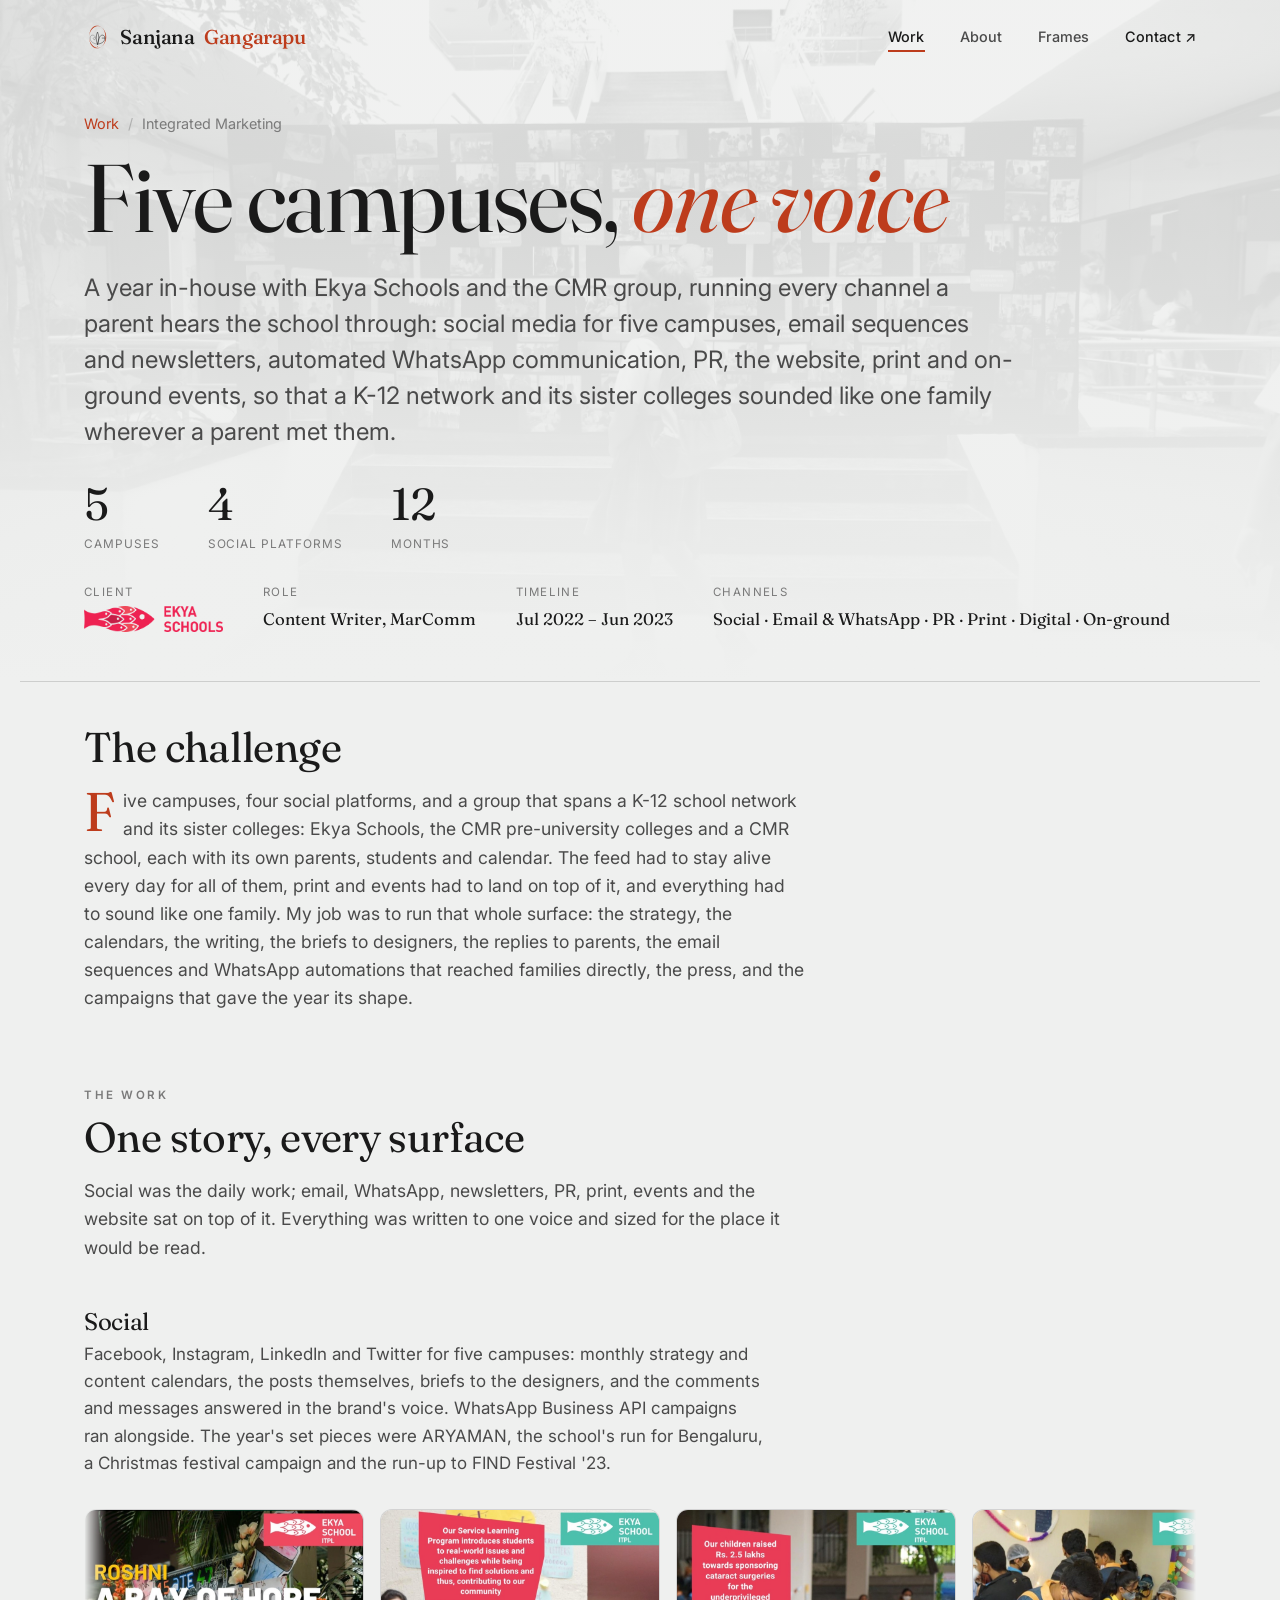
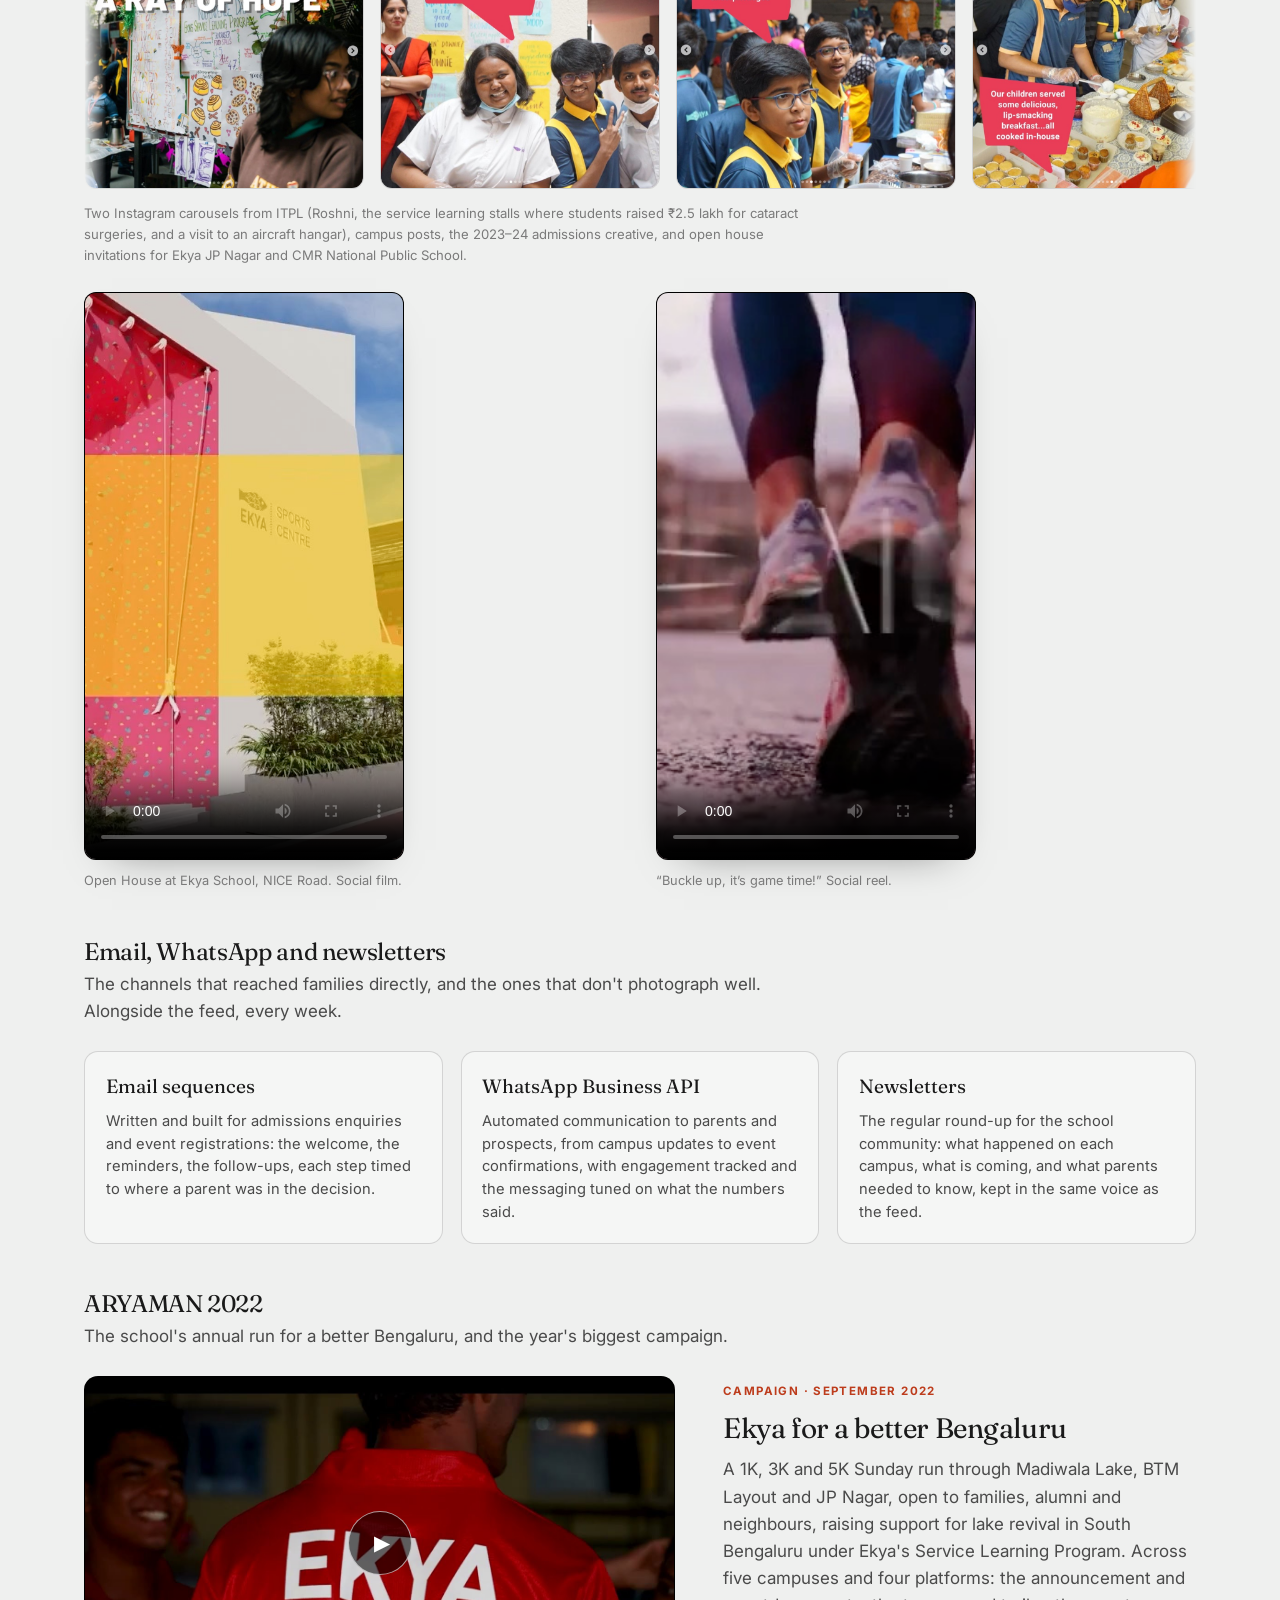
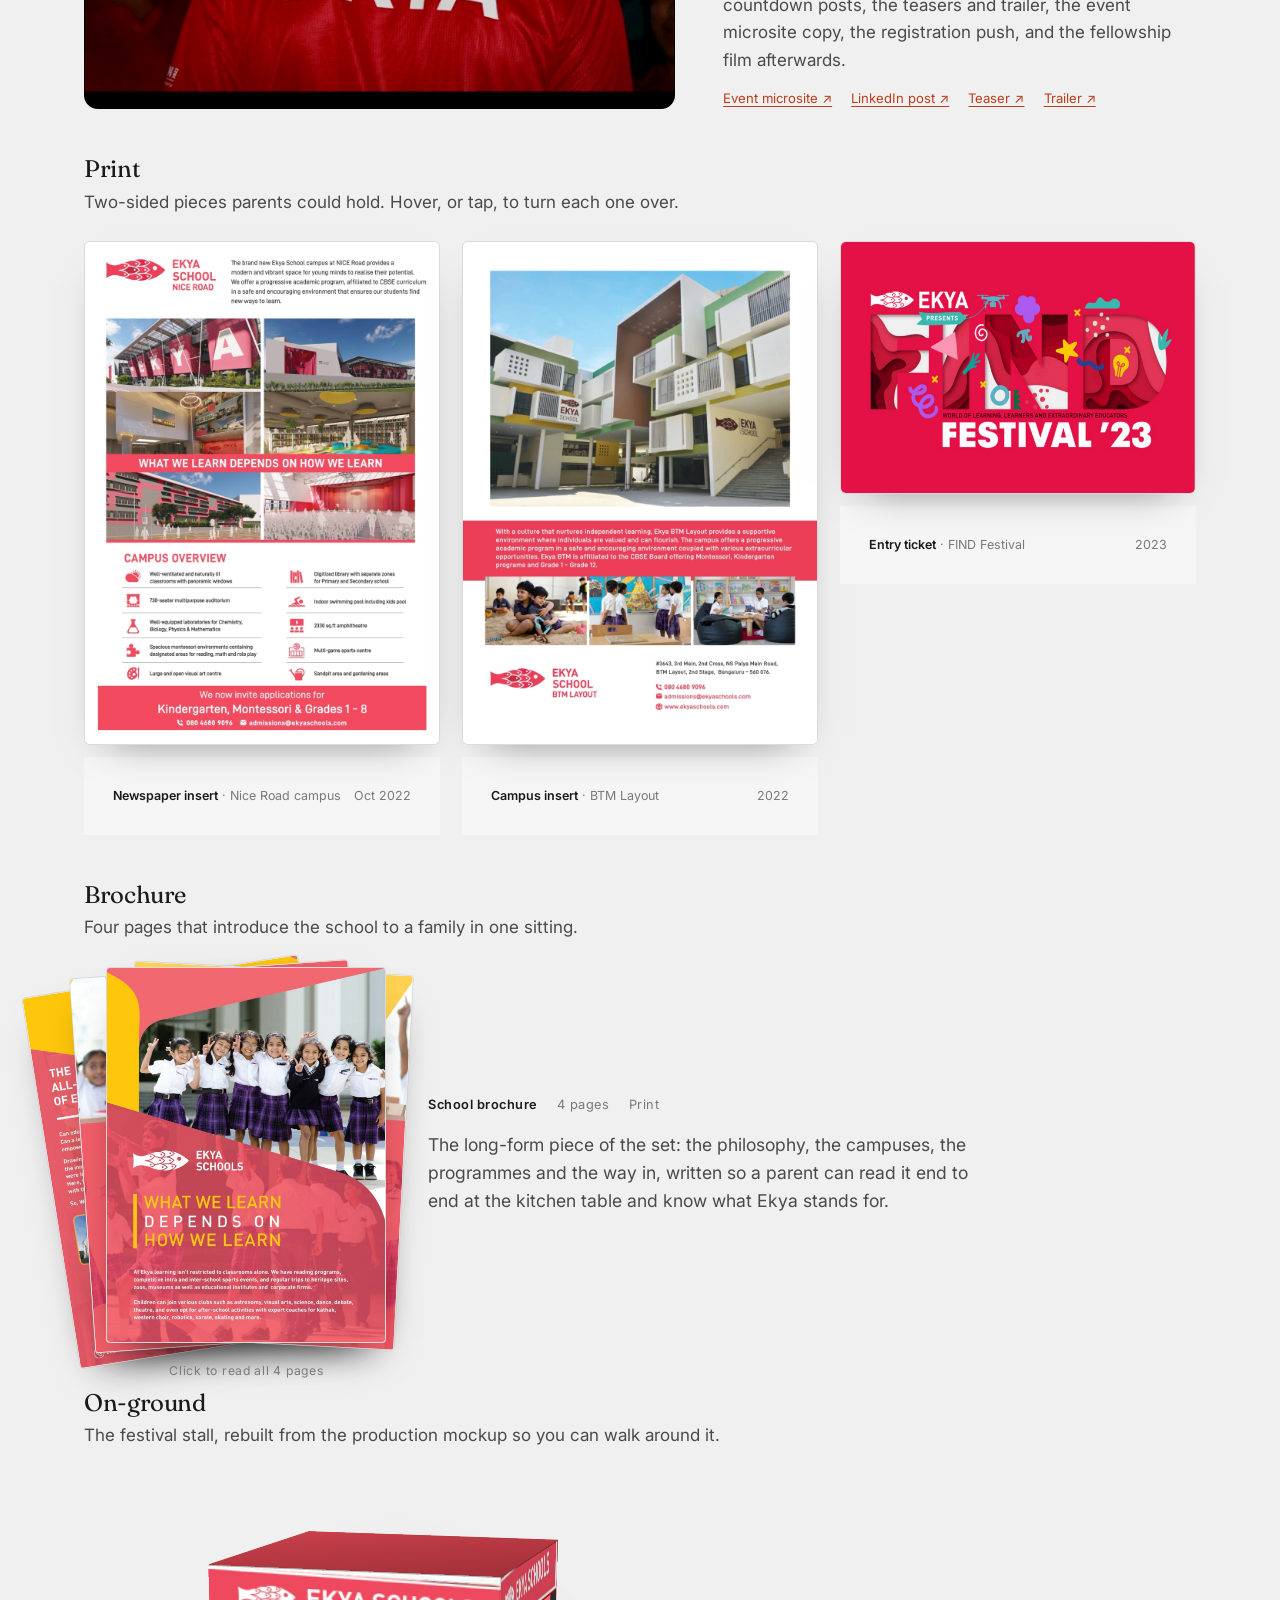
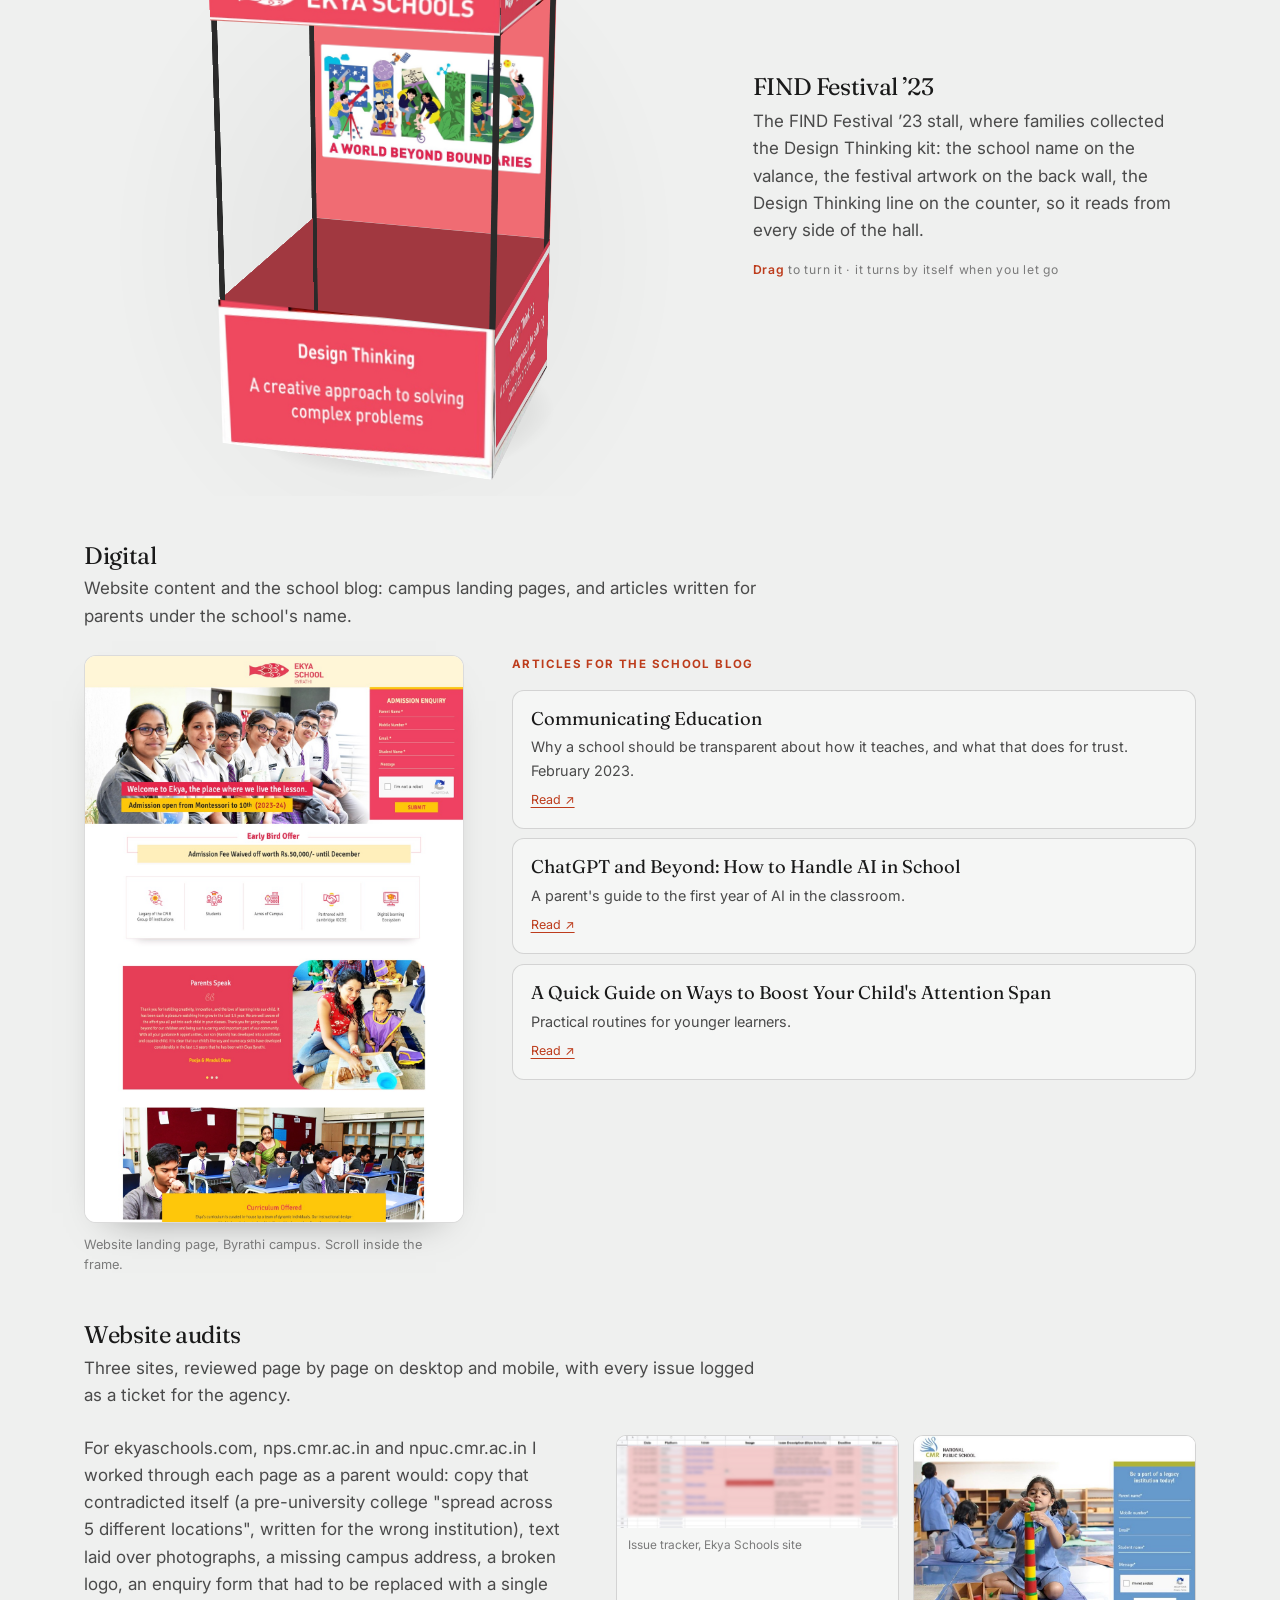
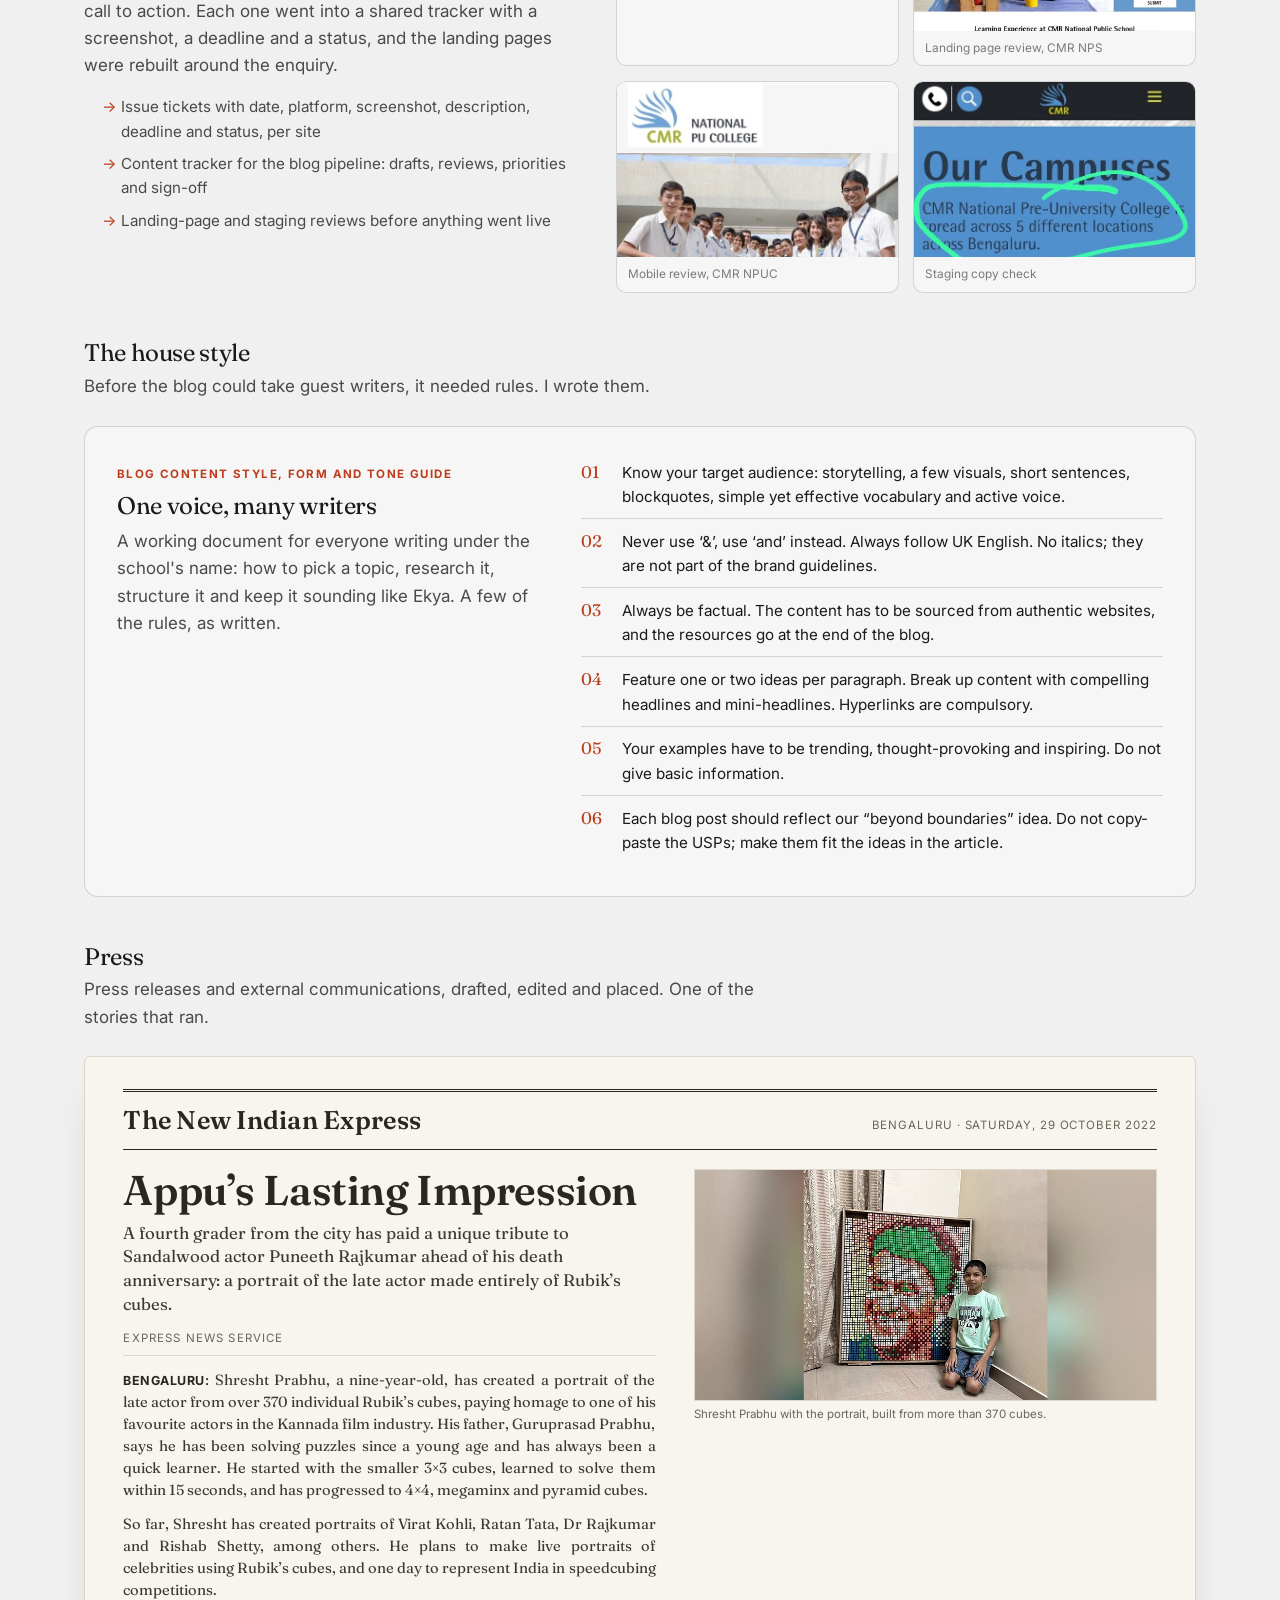
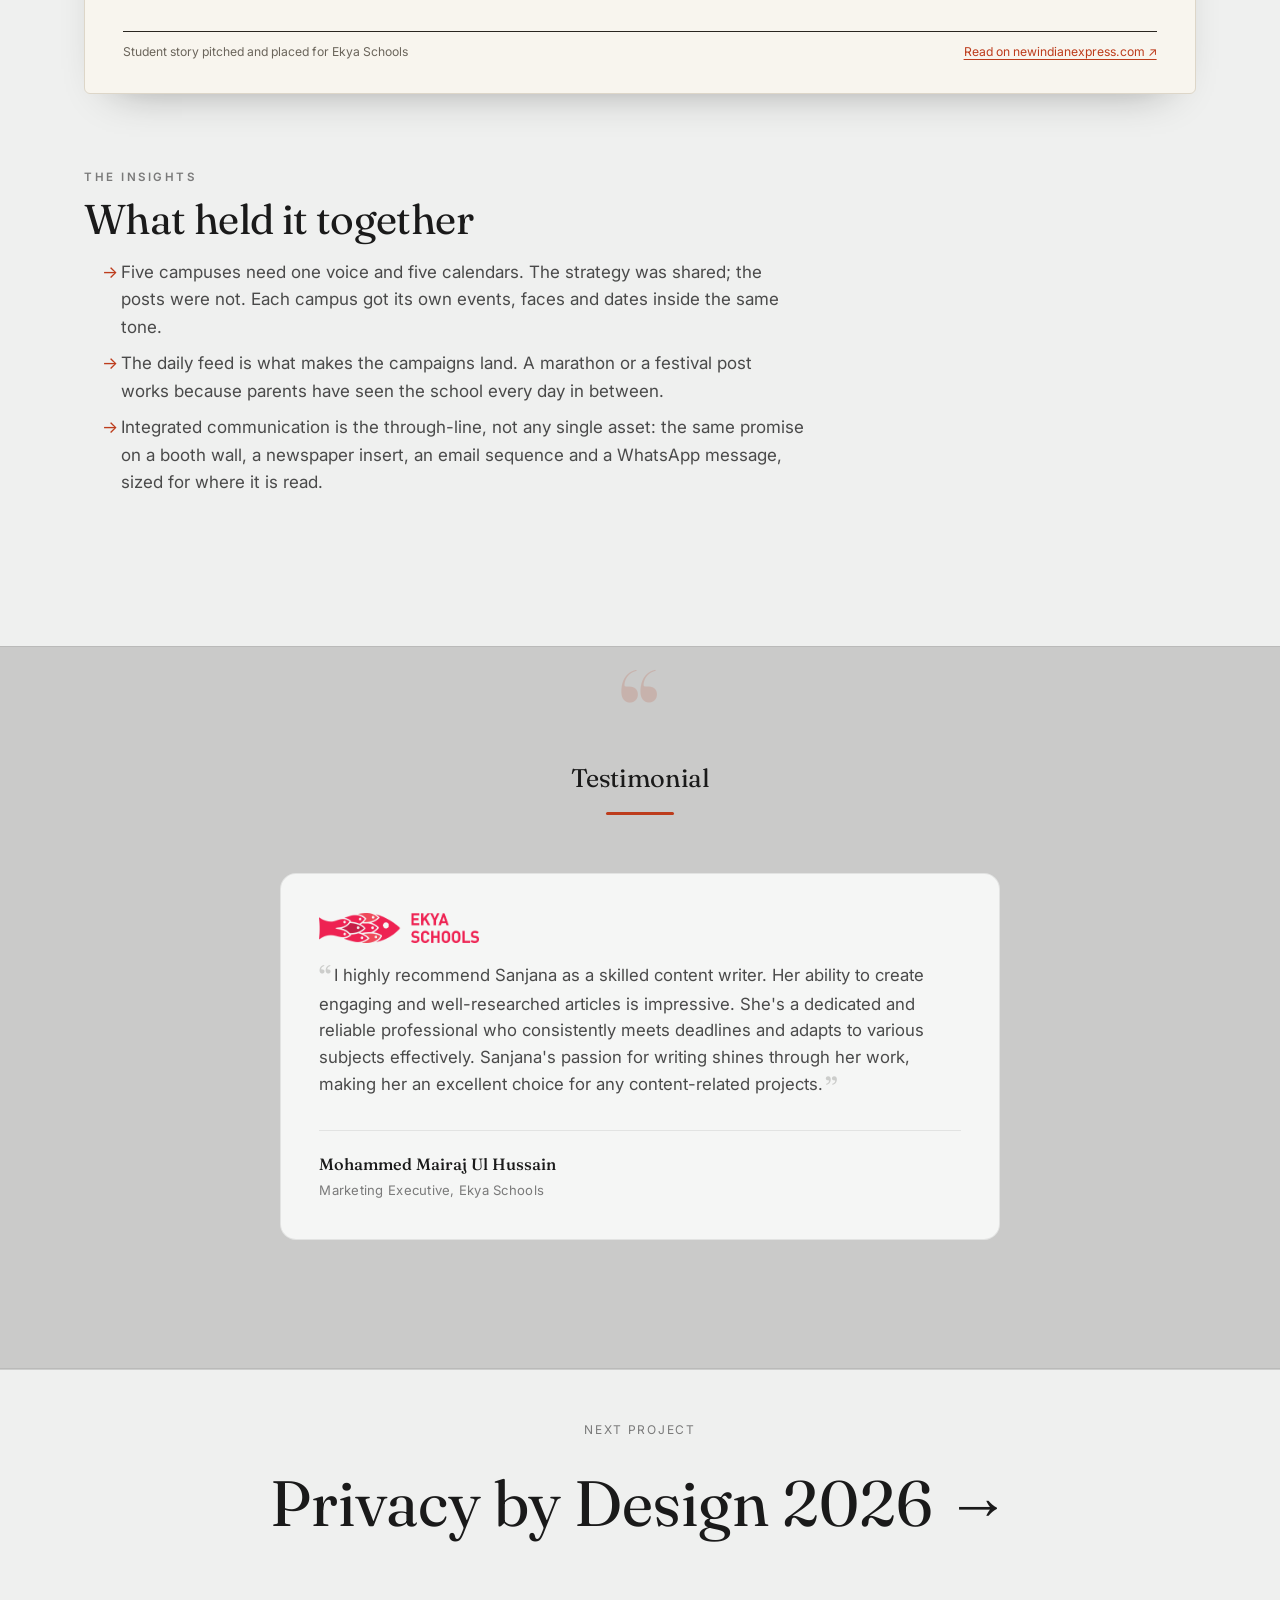
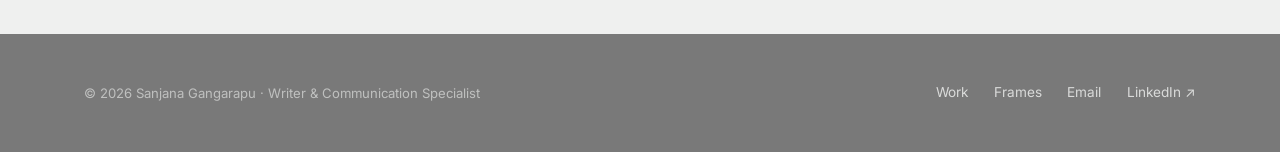
<file: work/ekya-schools.html>
<!DOCTYPE html>
<html lang="en">
<head>
  <meta charset="UTF-8" />
  <meta name="viewport" content="width=device-width, initial-scale=1.0" />
  <title>Ekya Schools · Integrated Marketing &amp; Communications · Sanjana Gangarapu</title>
  <meta name="description" content="A year of marketing and communications for Ekya Schools and the CMR group: social media for five campuses across four platforms, campaign content, print, a festival booth, WhatsApp campaigns, press and events." />
  <link rel="canonical" href="https://sanjanagangarapu.com/work/ekya-schools.html" />
  <meta property="og:type" content="website" />
  <meta property="og:site_name" content="Sanjana Gangarapu" />
  <meta property="og:title" content="Ekya Schools · Integrated Marketing &amp; Communications · Sanjana Gangarapu" />
  <meta property="og:description" content="A year of marketing and communications for Ekya Schools and the CMR group: social media for five campuses, campaign content, print, a festival booth, WhatsApp campaigns, press and events." />
  <meta property="og:url" content="https://sanjanagangarapu.com/work/ekya-schools.html" />
  <meta property="og:image" content="https://sanjanagangarapu.com/assets/og-cover.jpg" />
  <meta property="og:image:width" content="1200" />
  <meta property="og:image:height" content="630" />
  <meta name="twitter:card" content="summary_large_image" />
  <meta name="twitter:title" content="Ekya Schools · Integrated Marketing &amp; Communications · Sanjana Gangarapu" />
  <meta name="twitter:description" content="A year of marketing and communications for Ekya Schools and the CMR group: social media for five campuses, campaign content, print, a festival booth, WhatsApp campaigns, press and events." />
  <meta name="twitter:image" content="https://sanjanagangarapu.com/assets/og-cover.jpg" />
  <link rel="preconnect" href="https://fonts.googleapis.com" />
  <link rel="preconnect" href="https://fonts.gstatic.com" crossorigin />
  <link href="https://fonts.googleapis.com/css2?family=Fraunces:ital,opsz,wght@0,9..144,300..600;1,9..144,300..600&family=Inter:wght@400;500;600;700&display=swap" rel="stylesheet" />
  <link rel="icon" type="image/png" sizes="32x32" href="/favicon-32.png" />
  <link rel="icon" type="image/png" sizes="16x16" href="/favicon-16.png" />
  <link rel="apple-touch-icon" sizes="180x180" href="/apple-touch-icon.png" />
  <link rel="stylesheet" href="../css/style.css" />
  <style>
    /* one left edge for the whole page */
    .section .prose { margin-inline: 0; }
    .article-hero.photo { padding-bottom: clamp(2rem, 4vw, 3rem); }
    .article-hero + .section { padding-top: clamp(2rem, 3.5vw, 2.8rem); }
    .prose h2 { margin-top: 0; }
    .block { margin-top: clamp(2.6rem, 6vw, 4.2rem); }
    .testimonials { margin-top:0; padding-top:clamp(2rem,3.5vw,2.8rem); }
    .testimonials + .next-proj { padding-top:clamp(2rem,3.5vw,2.8rem); }
    .block .eyebrow + h2 { margin-top: .6rem; }
    .block p:last-child { margin-bottom: 0; }
    .sub { margin-top: clamp(2rem, 4vw, 3rem); }
    .sub h3 { font-family: var(--serif); font-weight: 400; font-size: 1.5rem; margin: 0 0 .4rem; }
    .sub p { color: var(--ink-soft); max-width: 62ch; margin: 0; }
    .note { font-size: .82rem; color: var(--ink-faint); margin-top: .9rem; max-width: 720px; }
    /* hero figures */
    .ek-stats { display:flex; flex-wrap:wrap; gap:clamp(1.2rem,4vw,3rem); margin-top:2rem; }
    .ek-stats .s .n { font-family:var(--serif); font-size:clamp(1.8rem,4.5vw,2.8rem); line-height:1; color:var(--ink); }
    .ek-stats .s .n em { color:var(--accent); font-style:normal; }
    .ek-stats .s .l { font-size:.74rem; letter-spacing:.08em; text-transform:uppercase; color:var(--ink-faint); margin-top:.5rem; }

    /* ── two-sided print: flip cards, hover or tap turns the piece over ── */
    .flips { display:grid; grid-template-columns:repeat(3, 1fr); gap:1.4rem; margin-top:1.6rem; max-width:1112px; align-items:start; }
    .flip { perspective:1400px; cursor:pointer; -webkit-tap-highlight-color:transparent; background:none; border:0; padding:0; margin:0; text-align:left; width:100%; font:inherit; color:inherit; }
    .flip .in { position:relative; transform-style:preserve-3d; transition:transform .9s cubic-bezier(.2,.7,.2,1); aspect-ratio:var(--ar, 919/1300); }
    .flip:hover .in, .flip.is-on .in, .flip:focus-visible .in { transform:rotateY(180deg); }
    .flip .face { position:absolute; inset:0; backface-visibility:hidden; -webkit-backface-visibility:hidden; border:1px solid var(--line); border-radius:6px; overflow:hidden; background:#fff; box-shadow:0 18px 40px -26px rgba(0,0,0,.5); }
    .flip .face img { width:100%; height:100%; object-fit:cover; display:block; }
    .flip .face.back { transform:rotateY(180deg); }
    .flip .cap { display:flex; justify-content:space-between; gap:.8rem; margin-top:.8rem; font-family:var(--sans); font-size:.78rem; color:var(--ink-faint); }
    .flip .cap b { color:var(--ink); font-weight:600; }
    .flip .cap span:last-child { white-space:nowrap; }
    @media (max-width:820px){ .flips { grid-template-columns:1fr 1fr; } }
    @media (max-width:520px){ .flips { grid-template-columns:1fr; max-width:360px; } }
    @media (prefers-reduced-motion:reduce){ .flip .in { transition:none; } }

    /* ── brochure: fanned stack that opens a page reader ── */
    .saga-feature { display:grid; grid-template-columns: minmax(220px, 280px) minmax(0, 1fr); gap: clamp(2rem, 5vw, 4rem); align-items:center; margin-top: 1.6rem; max-width: 1112px; }
    .saga-stack { position:relative; display:block; width:100%; aspect-ratio:1043/1400; padding:0; margin:0 0 0 clamp(.6rem,2vw,1.4rem); border:0; background:transparent; cursor:zoom-in; }
    .saga-stack img { position:absolute; inset:0; width:100%; height:100%; object-fit:cover; border-radius:4px; border:1px solid var(--line); box-shadow:0 18px 40px -22px rgba(0,0,0,.55); transform-origin:50% 100%; transition:transform .6s cubic-bezier(.2,.7,.2,1); background:#fff; }
    .saga-stack img:nth-child(1) { transform: rotate(-9deg) translateX(-10%); }
    .saga-stack img:nth-child(2) { transform: rotate(-4deg) translateX(-4%); }
    .saga-stack img:nth-child(3) { transform: rotate(3deg) translateX(3%); }
    .saga-stack img:nth-child(4) { transform: rotate(0deg); }
    .saga-stack:hover img:nth-child(1), .saga-stack:focus-visible img:nth-child(1) { transform: rotate(-17deg) translateX(-26%) translateY(-2%); }
    .saga-stack:hover img:nth-child(2), .saga-stack:focus-visible img:nth-child(2) { transform: rotate(-9deg) translateX(-13%) translateY(-1%); }
    .saga-stack:hover img:nth-child(3), .saga-stack:focus-visible img:nth-child(3) { transform: rotate(8deg) translateX(14%) translateY(-1%); }
    .saga-stack:hover img:nth-child(4), .saga-stack:focus-visible img:nth-child(4) { transform: translateY(-3%); }
    .saga-stack .hint { position:absolute; left:50%; bottom:-2.2rem; transform:translateX(-50%); font-family:var(--sans); font-size:.76rem; letter-spacing:.06em; color:var(--ink-faint); white-space:nowrap; }
    .saga-copy .meta-row { display:flex; flex-wrap:wrap; gap:.4rem 1.2rem; margin:0 0 1rem; padding:0; list-style:none; font-family:var(--sans); font-size:.8rem; letter-spacing:.04em; color:var(--ink-faint); }
    .saga-copy .meta-row b { color: var(--ink); font-weight: 600; }
    .saga-copy p { color:var(--ink-soft); margin:0; max-width:52ch; }
    @media (max-width: 720px) { .saga-feature { grid-template-columns: 1fr; gap: 3.2rem; } .saga-stack { width: min(70%, 240px); margin: 0 auto; } }
    @media (prefers-reduced-motion: reduce) { .saga-stack img { transition: none; } }

    /* ── the booth, rebuilt as a 3D object: drag to turn it, it turns by itself when left alone ── */
    .booth-wrap { margin-top:1.6rem; max-width:1112px; display:grid; grid-template-columns: minmax(0, 1.4fr) minmax(0, 1fr); gap:clamp(1.5rem,4vw,3rem); align-items:center; }
    .booth-stage { --u: clamp(170px, 26vw, 270px); position:relative; height: calc(var(--u) * 2.3); perspective: calc(var(--u) * 5.5); perspective-origin: 50% 40%; display:grid; place-items:center; cursor:grab; user-select:none; touch-action: pan-y; border-radius:16px; background: radial-gradient(ellipse at 50% 60%, rgba(0,0,0,.05), transparent 65%); }
    .booth-stage.drag { cursor:grabbing; }
    .booth { position:relative; width:var(--u); height: calc(var(--u) * 1.74); transform-style:preserve-3d; transform: rotateX(-14deg) rotateY(-32deg); will-change: transform; }
    .booth .f { position:absolute; left:0; width:var(--u); background-size:100% 100%; background-repeat:no-repeat; background-color:#E85460; backface-visibility:visible; }
    .booth .f::after { content:""; position:absolute; inset:0; pointer-events:none; }
    /* valance: top band, four sides */
    .booth .v { top:0; height: calc(var(--u) * .19); backface-visibility:hidden; -webkit-backface-visibility:hidden; }
    .booth .vi { top:0; height: calc(var(--u) * .19); background:#C4444E; backface-visibility:hidden; -webkit-backface-visibility:hidden; }
    .booth .v.front { transform: translateZ(calc(var(--u) / 2)); background-image:url('../assets/images/work/ekya/booth/valance-front.jpg'); }
    .booth .v.back  { transform: rotateY(180deg) translateZ(calc(var(--u) / 2)); background-image:url('../assets/images/work/ekya/booth/valance-front.jpg'); }
    .booth .v.left  { transform: rotateY(90deg) translateZ(calc(var(--u) / 2)); background-image:url('../assets/images/work/ekya/booth/valance-left.jpg'); }
    .booth .v.right { transform: rotateY(-90deg) translateZ(calc(var(--u) / 2)); background-image:url('../assets/images/work/ekya/booth/valance-left.jpg'); }
    /* roof */
    .booth .roof { top:0; height:var(--u); transform: translateY(calc(var(--u) * -.5)) rotateX(90deg); background: linear-gradient(135deg, #C8404A, #A33039); }
    .booth .ceil { top:0; height:var(--u); transform: translateY(calc(var(--u) * -.5)) rotateX(90deg) translateZ(-1px); background: linear-gradient(135deg, #B73942, #8F2A32); }
    /* back wall with the FIND panel; a plain outer skin behind it */
    .booth .wall { top: calc(var(--u) * .19); height:var(--u); transform: translateZ(calc(var(--u) / -2)); background-image:url('../assets/images/work/ekya/booth/wall-back.jpg'); backface-visibility:hidden; -webkit-backface-visibility:hidden; }
    .booth .wall-out { top: calc(var(--u) * .19); height:var(--u); transform: rotateY(180deg) translateZ(calc(var(--u) / 2 + 1px)); background:#E85460; backface-visibility:hidden; -webkit-backface-visibility:hidden; }
    .booth .wall-out::after { border:6px solid #fff; inset:8px; }
    /* counter skirt, four sides */
    .booth .c { top: calc(var(--u) * 1.19); height: calc(var(--u) * .55); backface-visibility:hidden; -webkit-backface-visibility:hidden; }
    .booth .ci { top: calc(var(--u) * 1.19); height: calc(var(--u) * .55); background:#C4444E; backface-visibility:hidden; -webkit-backface-visibility:hidden; }
    .booth .in-front { transform: rotateY(180deg) translateZ(calc(var(--u) / -2 + 1px)); }
    .booth .in-back  { transform: translateZ(calc(var(--u) / -2 + 1px)); }
    .booth .in-left  { transform: rotateY(-90deg) translateZ(calc(var(--u) / -2 + 1px)); }
    .booth .in-right { transform: rotateY(90deg) translateZ(calc(var(--u) / -2 + 1px)); }
    .booth .ci::after, .booth .vi::after { background: rgba(0,0,0,.18); }
    .booth .c.front { transform: translateZ(calc(var(--u) / 2)); background-image:url('../assets/images/work/ekya/booth/counter-front.jpg'); }
    .booth .c.back  { transform: rotateY(180deg) translateZ(calc(var(--u) / 2)); background-image:url('../assets/images/work/ekya/booth/counter-front.jpg'); }
    .booth .c.left  { transform: rotateY(90deg) translateZ(calc(var(--u) / 2)); background-image:url('../assets/images/work/ekya/booth/counter-left.jpg'); }
    .booth .c.right { transform: rotateY(-90deg) translateZ(calc(var(--u) / 2)); background-image:url('../assets/images/work/ekya/booth/counter-left.jpg'); }
    /* light: the sides sit in shade */
    .booth .left::after, .booth .right::after { background: rgba(0,0,0,.14); }
    .booth .back::after, .booth .wall-out::after { background: rgba(0,0,0,.22); }
    /* posts at the four corners, two crossed slats each */
    .booth .post { position:absolute; top: calc(var(--u) * .1); left: calc(50% - 3px); width:6px; height: calc(var(--u) * 1.64); background:#2a2a2a; }
    .booth .post.fl { transform: translate3d(calc(var(--u) / -2 + 3px), 0, calc(var(--u) / 2 - 3px)); }
    .booth .post.fr { transform: translate3d(calc(var(--u) / 2 - 3px), 0, calc(var(--u) / 2 - 3px)); }
    .booth .post.bl { transform: translate3d(calc(var(--u) / -2 + 3px), 0, calc(var(--u) / -2 + 3px)); }
    .booth .post.br { transform: translate3d(calc(var(--u) / 2 - 3px), 0, calc(var(--u) / -2 + 3px)); }
    .booth .post::before { content:""; position:absolute; inset:0; background:#1f1f1f; transform: rotateY(90deg); }
    /* ground shadow */
    .booth .shadow { position:absolute; left: calc(var(--u) * -.2); top: calc(var(--u) * 1.74); width: calc(var(--u) * 1.4); height: calc(var(--u) * 1.4); transform: translateY(calc(var(--u) * -.7)) rotateX(90deg); background: radial-gradient(ellipse at center, rgba(0,0,0,.28), rgba(0,0,0,0) 62%); }
    .booth-copy h3 { font-family:var(--serif); font-weight:400; font-size:1.5rem; margin:0 0 .5rem; }
    .booth-copy p { color:var(--ink-soft); margin:0 0 1rem; max-width:40ch; }
    .booth-copy .hint { font-family:var(--sans); font-size:.76rem; letter-spacing:.06em; color:var(--ink-faint); }
    .booth-copy .hint b { color:var(--accent); font-weight:600; }
    @media (max-width:820px){ .booth-wrap { grid-template-columns:1fr; } .booth-stage { --u: clamp(150px, 42vw, 220px); } .booth-copy p { max-width:none; } }
    @media (prefers-reduced-motion:reduce){ .booth { transition:none; } }

    /* ── social posts: auto-scrolling strip, pauses on hover ── */
    .dpdp-marquee { position:relative; width:100%; overflow:hidden; margin-top:clamp(1.4rem,3vw,2rem);
      -webkit-mask-image:linear-gradient(90deg,transparent,#000 2%,#000 98%,transparent); mask-image:linear-gradient(90deg,transparent,#000 2%,#000 98%,transparent); }
    .dpdp-track { display:flex; gap:1rem; width:max-content; animation:dpdp-scroll 95s linear infinite; }
    .dpdp-marquee:hover .dpdp-track { animation-play-state:paused; }
    .dpdp-slide { flex:0 0 auto; width:clamp(200px,24vw,280px); border:1px solid var(--line); border-radius:12px; overflow:hidden; background:var(--card); }
    .dpdp-slide img { display:block; width:100%; aspect-ratio:1/1; object-fit:cover; transition:transform .5s ease; }
    .dpdp-slide:hover img { transform:scale(1.06); }
    @keyframes dpdp-scroll { from { transform:translateX(0); } to { transform:translateX(-50%); } }
    @media (prefers-reduced-motion:reduce) { .dpdp-track { animation:none; } .dpdp-marquee { overflow-x:auto; } }
    /* ── ARYAMAN: film still that becomes the YouTube player on click ── */
    .ary { display:grid; grid-template-columns: minmax(0, 1.25fr) minmax(0, 1fr); gap:clamp(1.5rem,4vw,3rem); align-items:center; margin-top:1.6rem; max-width:1112px; }
    .ary .film { position:relative; aspect-ratio:16/9; border-radius:14px; overflow:hidden; border:1px solid var(--line); background:#000; cursor:pointer; padding:0; width:100%; display:block; }
    .ary .film img { width:100%; height:100%; object-fit:cover; display:block; transition:transform .8s ease; }
    .ary .film:hover img { transform:scale(1.03); }
    .ary .film .play { position:absolute; left:50%; top:50%; transform:translate(-50%,-50%); width:64px; height:64px; border-radius:50%; background:rgba(0,0,0,.55); border:1px solid rgba(255,255,255,.6); color:#fff; display:grid; place-items:center; font-size:1.3rem; padding-left:4px; pointer-events:none; }
    .ary .film iframe { position:absolute; inset:0; width:100%; height:100%; border:0; }
    .ary .txt .k { font-family:var(--sans); font-size:.72rem; letter-spacing:.12em; text-transform:uppercase; color:var(--accent); font-weight:700; }
    .ary .txt h3 { font-family:var(--serif); font-weight:400; font-size:clamp(1.4rem,2.2vw,1.8rem); line-height:1.2; margin:.5rem 0 .7rem; }
    .ary .txt p { color:var(--ink-soft); margin:0 0 .9rem; max-width:44ch; }
    .ary .links { display:flex; flex-wrap:wrap; gap:.5rem 1.2rem; font-family:var(--sans); font-size:.82rem; }
    .ary .links a { color:var(--accent); text-decoration:underline; text-underline-offset:3px; }
    @media (max-width:820px){ .ary { grid-template-columns:1fr; } .ary .txt p { max-width:none; } }
    /* ── the house style guide ── */
    .guide { margin-top:1.6rem; max-width:1112px; display:grid; grid-template-columns: minmax(0, 1fr) minmax(0, 1.4fr); gap:clamp(1.5rem,4vw,3rem); align-items:start; border:1px solid var(--line); border-radius:14px; background:var(--card); padding:clamp(1.3rem,3vw,2rem); }
    .guide .k { font-family:var(--sans); font-size:.72rem; letter-spacing:.12em; text-transform:uppercase; color:var(--accent); font-weight:700; }
    .guide h3 { font-family:var(--serif); font-weight:400; font-size:1.5rem; margin:.5rem 0 .6rem; }
    .guide p { color:var(--ink-soft); margin:0; max-width:40ch; }
    .guide ol { margin:0; padding:0; list-style:none; counter-reset:g; display:grid; gap:.55rem; }
    .guide li { counter-increment:g; display:grid; grid-template-columns:2rem 1fr; gap:.6rem; align-items:baseline; font-size:.95rem; color:var(--ink); padding-bottom:.55rem; border-bottom:1px solid var(--line); }
    .guide li:last-child { border-bottom:0; }
    .guide li::before { content:counter(g, decimal-leading-zero); font-family:var(--serif); color:var(--accent); font-size:1.05rem; }
    @media (max-width:720px){ .guide { grid-template-columns:1fr; } .guide p { max-width:none; } }
    /* ── direct channels: three short cards ── */
    .direct { display:grid; grid-template-columns:repeat(3,1fr); gap:1.1rem; margin-top:1.6rem; max-width:1112px; }
    .direct .d { border:1px solid var(--line); border-radius:14px; background:var(--card); padding:1.2rem 1.3rem; }
    .direct .n { display:block; font-family:var(--serif); font-size:1.2rem; color:var(--ink); margin-bottom:.5rem; }
    .direct p { color:var(--ink-soft); font-size:.92rem; line-height:1.55; margin:0; }
    @media (max-width:820px){ .direct { grid-template-columns:1fr; } }
    /* ── website audits: text beside a small grid of screenshots ── */
    .audit { display:grid; grid-template-columns: minmax(0, 1fr) minmax(0, 1.2fr); gap:clamp(1.5rem,4vw,3rem); align-items:start; margin-top:1.6rem; max-width:1112px; }
    .audit .txt p { color:var(--ink-soft); margin:0 0 1rem; }
    .audit .txt ul.bullets { margin:0 0 0 1.1rem; }
    .audit .txt ul.bullets li { position:relative; padding-left:1.2rem; margin-bottom:.5rem; color:var(--ink-soft); font-size:.95rem; }
    .audit .txt ul.bullets li::before { content:"→"; position:absolute; left:0; color:var(--accent); }
    .audit .shots { display:grid; grid-template-columns:1fr 1fr; gap:.9rem; }
    .audit .shot { display:block; text-decoration:none; color:inherit; border:1px solid var(--line); border-radius:10px; overflow:hidden; background:var(--card); transition:transform .25s ease, box-shadow .25s ease; }
    .audit .shot:hover { transform:translateY(-2px); box-shadow:0 14px 28px -20px rgba(0,0,0,.45); }
    .audit .shot img { display:block; width:100%; height:auto; aspect-ratio:16/10; object-fit:cover; object-position:top; background:#fff; }
    .audit .shot span { display:block; font-family:var(--sans); font-size:.74rem; color:var(--ink-faint); padding:.5rem .7rem; }
    @media (max-width:820px){ .audit { grid-template-columns:1fr; } }
    @media (max-width:480px){ .audit .shots { grid-template-columns:1fr; } }
    /* ── press: the placed story set as a newspaper page ── */
    .paper { display:block; text-decoration:none; color:inherit; margin-top:1.6rem; max-width:1112px; background:#F8F5EE; border:1px solid #DDD6C8; border-radius:6px; padding:clamp(1.2rem,3vw,2rem) clamp(1.2rem,3.5vw,2.4rem); box-shadow:0 20px 44px -30px rgba(0,0,0,.45); transition:transform .25s ease, box-shadow .25s ease; }
    .paper:hover { transform:translateY(-2px); box-shadow:0 26px 50px -30px rgba(0,0,0,.5); }
    .paper .mast { display:flex; justify-content:space-between; align-items:baseline; gap:1rem; border-top:3px double #2A2620; border-bottom:1px solid #2A2620; padding:.5rem 0 .45rem; margin-bottom:1.2rem; }
    .paper .mast .name { font-family:var(--serif); font-weight:600; font-size:clamp(1.1rem,2.2vw,1.6rem); letter-spacing:.01em; color:#2A2620; }
    .paper .mast .edn { font-family:var(--sans); font-size:.72rem; letter-spacing:.08em; text-transform:uppercase; color:#6B655B; white-space:nowrap; }
    .paper .body { display:grid; grid-template-columns: minmax(0, 1.15fr) minmax(0, 1fr); gap:clamp(1.2rem,3vw,2.4rem); align-items:start; }
    .paper h3 { font-family:var(--serif); font-weight:600; font-size:clamp(1.7rem,3.4vw,2.6rem); line-height:1.05; letter-spacing:-.01em; color:#2A2620; margin:0 0 .6rem; }
    .paper .stand { font-family:var(--serif); font-size:1.05rem; line-height:1.4; color:#3D3830; margin:0 0 .8rem; }
    .paper .by { font-family:var(--sans); font-size:.72rem; letter-spacing:.1em; text-transform:uppercase; color:#6B655B; margin:0 0 .8rem; border-bottom:1px solid #DDD6C8; padding-bottom:.5rem; }
    .paper .col p:not(.stand):not(.by) { font-family:var(--serif); font-size:.92rem; line-height:1.5; color:#3D3830; margin:0 0 .7rem; text-align:justify; hyphens:auto; }
    .paper .dl { font-family:var(--sans); font-weight:700; font-size:.78rem; letter-spacing:.04em; color:#2A2620; }
    .paper .pic { margin:0; }
    .paper .pic img { display:block; width:100%; height:auto; border:1px solid #DDD6C8; filter:grayscale(.15) contrast(1.02); }
    .paper .pic figcaption { font-family:var(--sans); font-size:.72rem; color:#6B655B; margin-top:.4rem; line-height:1.35; }
    .paper .foot { display:flex; justify-content:space-between; gap:1rem; flex-wrap:wrap; border-top:1px solid #2A2620; margin-top:1.2rem; padding-top:.6rem; font-family:var(--sans); font-size:.76rem; color:#6B655B; }
    .paper .foot .go { color:var(--accent); text-decoration:underline; text-underline-offset:3px; }
    @media (max-width:720px){ .paper .body { grid-template-columns:1fr; } .paper .pic { order:-1; } .paper .mast { flex-wrap:wrap; } .paper .mast .edn { white-space:normal; } }
    /* ── press ── */
    .press { margin-top:1.6rem; max-width:1112px; }
    .press img { width:100%; height:auto; display:block; border:1px solid var(--line); border-radius:10px; background:#fff; }
    .press figcaption { font-family:var(--sans); font-size:.8rem; color:var(--ink-faint); margin-top:.7rem; }
    /* ── social films side by side ── */
    .ek-films { display:grid; grid-template-columns:repeat(2, minmax(0, 1fr)); gap:clamp(1.2rem,3vw,2rem); margin-top:1.6rem; max-width:1112px; }
    .ek-films video { width:100%; aspect-ratio:16/9; object-fit:cover; border:1px solid var(--line); border-radius:12px; background:#000; display:block; box-shadow:0 18px 40px -28px rgba(0,0,0,.5); }
    @media (max-width:640px){ .ek-films { grid-template-columns:1fr; } }
    /* ── articles beside the landing page ── */
    .ek-articles { display:flex; flex-direction:column; gap:.6rem; }
    .ek-articles .k { font-family:var(--sans); font-size:.72rem; letter-spacing:.12em; text-transform:uppercase; color:var(--accent); font-weight:700; margin-bottom:.4rem; }
    .ek-articles .art { display:block; text-decoration:none; color:inherit; border:1px solid var(--line); border-radius:12px; background:var(--card); padding:1rem 1.1rem; transition:transform .25s ease, box-shadow .25s ease; }
    .ek-articles a.art:hover { transform:translateY(-2px); box-shadow:0 14px 28px -20px rgba(0,0,0,.45); }
    .ek-articles .t { display:block; font-family:var(--serif); font-size:1.15rem; color:var(--ink); line-height:1.3; }
    .ek-articles .d { display:block; font-size:.9rem; color:var(--ink-soft); margin-top:.3rem; }
    .ek-articles .go { display:inline-block; margin-top:.5rem; font-family:var(--sans); font-size:.78rem; color:var(--accent); text-decoration:underline; text-underline-offset:3px; }
    /* ── digital: landing page frame and articles side by side ── */
    .ek-digital { display:grid; grid-template-columns: 380px minmax(0, 1fr); gap:clamp(1.6rem,4vw,3rem); margin-top:1.6rem; align-items:start; }
    .ek-shot figcaption { font-size:.8rem; color:var(--ink-faint); margin-top:.7rem; font-family:var(--sans); }
    .ek-frame { width:380px; max-width:100%; height:568px; overflow-y:auto; border:1px solid var(--line); border-radius:12px; box-shadow:0 18px 40px -28px rgba(0,0,0,.5); background:#fff; scrollbar-width:thin; }
    .ek-frame img { width:100%; display:block; }
    .ek-shot video { width:320px; max-width:100%; height:568px; object-fit:cover; border:1px solid var(--line); border-radius:12px; background:#000; display:block; box-shadow:0 18px 40px -28px rgba(0,0,0,.5); }
    @media (max-width:820px){ .ek-digital { grid-template-columns:1fr; } .ek-frame { width:100%; } .ek-shot video { width:100%; max-width:320px; } }

    /* reader */
    .dpdp-lb { position:fixed; inset:0; z-index:200; background:rgba(18,18,18,.9); backdrop-filter:blur(6px); -webkit-backdrop-filter:blur(6px); display:flex; align-items:center; justify-content:center; padding:2rem; }
    .dpdp-lb[hidden] { display:none; }
    .dpdp-lb-stage { max-width:min(92vw,900px); max-height:84vh; display:flex; align-items:center; justify-content:center; }
    .dpdp-lb-stage img { max-width:100%; max-height:84vh; border-radius:6px; box-shadow:0 30px 80px -30px rgba(0,0,0,.8); background:#fff; }
    .dpdp-lb-cap { position:absolute; bottom:1.4rem; left:50%; transform:translateX(-50%); color:rgba(239,240,239,.85); font-family:var(--sans); font-size:.82rem; letter-spacing:.04em; text-align:center; white-space:nowrap; }
    .dpdp-lb-close, .dpdp-lb-nav { position:absolute; width:44px; height:44px; border-radius:50%; border:1px solid rgba(255,255,255,.35); background:rgba(255,255,255,.08); color:#fff; cursor:pointer; display:grid; place-items:center; font-size:1.1rem; transition:background .2s; }
    .dpdp-lb-close { top:1.2rem; right:1.2rem; }
    .dpdp-lb-nav.prev { left:1.2rem; top:50%; transform:translateY(-50%); }
    .dpdp-lb-nav.next { right:1.2rem; top:50%; transform:translateY(-50%); }
    .dpdp-lb-close:hover, .dpdp-lb-nav:hover { background:rgba(255,255,255,.2); }
    @media (max-width:560px){ .dpdp-lb { padding:1rem; } .dpdp-lb-nav { display:none; } .dpdp-lb-cap { white-space:normal; width:90vw; } }
    body.dpdp-lb-open { overflow:hidden; }
  </style>
</head>
<body>
  <header class="site-header">
    <nav class="nav wrap" aria-label="Primary">
      <a href="../index.html" class="brand"><img class="brand-mark" src="../assets/logo.svg" alt="" aria-hidden="true" />Sanjana <b>Gangarapu</b></a>
      <button class="nav-toggle" aria-label="Menu" aria-expanded="false"><span></span><span></span></button>
      <ul class="nav-links">
        <li><a href="../index.html#work" class="active">Work</a></li>
        <li><a href="../index.html#about">About</a></li>
        <li><a href="../frames.html">Frames</a></li>
        <li><a href="../index.html#contact" class="nav-cta">Contact&nbsp;↗</a></li>
      </ul>
    </nav>
  </header>

  <main>
    <section class="article-hero wrap photo" style="--hero-img:url('../assets/images/work/ekya-exhibition.jpg')">
      <nav class="crumb" aria-label="Breadcrumb"><a href="../index.html#work">Work</a><span class="sep">/</span><span>Integrated Marketing</span></nav>
      <h1>Five campuses, <em>one voice</em></h1>
      <p class="lead" style="max-width:62ch;">
        A year in-house with Ekya Schools and the CMR group, running every channel a parent hears the
        school through: social media for five campuses, email sequences and newsletters, automated
        WhatsApp communication, PR, the website, print and on-ground events, so that a K-12 network and
        its sister colleges sounded like one family wherever a parent met them.
      </p>
      <div class="ek-stats" aria-label="At a glance">
        <div class="s"><div class="n">5</div><div class="l">Campuses</div></div>
        <div class="s"><div class="n">4</div><div class="l">Social platforms</div></div>
        <div class="s"><div class="n">12</div><div class="l">Months</div></div>
      </div>
      <div class="article-meta">
        <div class="item"><div class="k">Client</div><div class="v"><img class="brandmark" src="../assets/images/logos/ekya.png" alt="Ekya Schools" /></div></div>
        <div class="item"><div class="k">Role</div><div class="v">Content Writer, MarComm</div></div>
        <div class="item"><div class="k">Timeline</div><div class="v">Jul 2022 – Jun 2023</div></div>
        <div class="item"><div class="k">Channels</div><div class="v">Social · Email &amp; WhatsApp · PR · Print · Digital · On-ground</div></div>
      </div>
    </section>

    <section class="section wrap">

      <div class="prose">
        <h2>The challenge</h2>
        <p>
          <span class="drop">F</span>ive campuses, four social platforms, and a group that spans a K-12 school
          network and its sister colleges: Ekya Schools, the CMR pre-university colleges and a CMR school,
          each with its own parents, students and calendar. The feed had to stay alive every day for all
          of them, print and events had to land on top of it, and everything had to sound like one family.
          My job was to run that whole surface: the strategy, the calendars, the writing, the briefs to
          designers, the replies to parents, the email sequences and WhatsApp automations that reached
          families directly, the press, and the campaigns that gave the year its shape.
        </p>
      </div>

      <div class="prose block">
        <span class="eyebrow">The work</span>
        <h2>One story, every surface</h2>
        <p>Social was the daily work; email, WhatsApp, newsletters, PR, print, events and the website sat on top of it. Everything was written to one voice and sized for the place it would be read.</p>
      </div>

      <div class="sub">
        <h3>Social</h3>
        <p>Facebook, Instagram, LinkedIn and Twitter for five campuses: monthly strategy and content calendars, the posts themselves, briefs to the designers, and the comments and messages answered in the brand's voice. WhatsApp Business API campaigns ran alongside. The year's set pieces were ARYAMAN, the school's run for Bengaluru, a Christmas festival campaign and the run-up to FIND Festival '23.</p>
      </div>
      <div class="dpdp-marquee" aria-label="Instagram posts">
        <div class="dpdp-track">
          <div class="dpdp-slide"><img src="../assets/images/work/ekya/social-01.jpg" alt="Instagram post, Roshni, a ray of hope: the ITPL campus service learning stalls" loading="lazy" /></div>
          <div class="dpdp-slide"><img src="../assets/images/work/ekya/social-02.jpg" alt="Instagram post, the Service Learning Program explained" loading="lazy" /></div>
          <div class="dpdp-slide"><img src="../assets/images/work/ekya/social-03.jpg" alt="Instagram post, children raised 2.5 lakh rupees for cataract surgeries" loading="lazy" /></div>
          <div class="dpdp-slide"><img src="../assets/images/work/ekya/social-04.jpg" alt="Instagram post, breakfast cooked and served by students" loading="lazy" /></div>
          <div class="dpdp-slide"><img src="../assets/images/work/ekya/social-05.jpg" alt="Instagram post, students at their stall" loading="lazy" /></div>
          <div class="dpdp-slide"><img src="../assets/images/work/ekya/social-06.jpg" alt="Instagram post, parents joining in" loading="lazy" /></div>
          <div class="dpdp-slide"><img src="../assets/images/work/ekya/social-07.jpg" alt="Instagram post, thanks to teachers and students" loading="lazy" /></div>
          <div class="dpdp-slide"><img src="../assets/images/work/ekya/social-08.jpg" alt="Instagram post, students at an aircraft hangar" loading="lazy" /></div>
          <div class="dpdp-slide"><img src="../assets/images/work/ekya/social-09.jpg" alt="Instagram post, a student beside a light aircraft" loading="lazy" /></div>
          <div class="dpdp-slide"><img src="../assets/images/work/ekya/social-10.jpg" alt="Instagram post, students looking at an aircraft engine" loading="lazy" /></div>
          <div class="dpdp-slide"><img src="../assets/images/work/ekya/social-11.jpg" alt="Instagram post, a student in the cockpit" loading="lazy" /></div>
          <div class="dpdp-slide"><img src="../assets/images/work/ekya/social-12.jpg" alt="Instagram post, Ekya School BTM Layout, two children reading together" loading="lazy" /></div>
          <div class="dpdp-slide"><img src="../assets/images/work/ekya/social-13.jpg" alt="Instagram post, Join our community, admissions open for 2023-24" loading="lazy" /></div>
          <div class="dpdp-slide"><img src="../assets/images/work/ekya/social-14.jpg" alt="Facebook cover, admissions open for 2023-24" loading="lazy" /></div>
          <div class="dpdp-slide"><img src="../assets/images/work/ekya/social-15.jpg" alt="Instagram post, Ekya School JP Nagar virtual open house, December 2022" loading="lazy" /></div>
          <div class="dpdp-slide"><img src="../assets/images/work/ekya/social-16.jpg" alt="Post, CMR National Public School open house, November 2022" loading="lazy" /></div>
          <div class="dpdp-slide" aria-hidden="true"><img src="../assets/images/work/ekya/social-01.jpg" alt="" loading="lazy" /></div>
          <div class="dpdp-slide" aria-hidden="true"><img src="../assets/images/work/ekya/social-02.jpg" alt="" loading="lazy" /></div>
          <div class="dpdp-slide" aria-hidden="true"><img src="../assets/images/work/ekya/social-03.jpg" alt="" loading="lazy" /></div>
          <div class="dpdp-slide" aria-hidden="true"><img src="../assets/images/work/ekya/social-04.jpg" alt="" loading="lazy" /></div>
          <div class="dpdp-slide" aria-hidden="true"><img src="../assets/images/work/ekya/social-05.jpg" alt="" loading="lazy" /></div>
          <div class="dpdp-slide" aria-hidden="true"><img src="../assets/images/work/ekya/social-06.jpg" alt="" loading="lazy" /></div>
          <div class="dpdp-slide" aria-hidden="true"><img src="../assets/images/work/ekya/social-07.jpg" alt="" loading="lazy" /></div>
          <div class="dpdp-slide" aria-hidden="true"><img src="../assets/images/work/ekya/social-08.jpg" alt="" loading="lazy" /></div>
          <div class="dpdp-slide" aria-hidden="true"><img src="../assets/images/work/ekya/social-09.jpg" alt="" loading="lazy" /></div>
          <div class="dpdp-slide" aria-hidden="true"><img src="../assets/images/work/ekya/social-10.jpg" alt="" loading="lazy" /></div>
          <div class="dpdp-slide" aria-hidden="true"><img src="../assets/images/work/ekya/social-11.jpg" alt="" loading="lazy" /></div>
          <div class="dpdp-slide" aria-hidden="true"><img src="../assets/images/work/ekya/social-12.jpg" alt="" loading="lazy" /></div>
          <div class="dpdp-slide" aria-hidden="true"><img src="../assets/images/work/ekya/social-13.jpg" alt="" loading="lazy" /></div>
          <div class="dpdp-slide" aria-hidden="true"><img src="../assets/images/work/ekya/social-14.jpg" alt="" loading="lazy" /></div>
          <div class="dpdp-slide" aria-hidden="true"><img src="../assets/images/work/ekya/social-15.jpg" alt="" loading="lazy" /></div>
          <div class="dpdp-slide" aria-hidden="true"><img src="../assets/images/work/ekya/social-16.jpg" alt="" loading="lazy" /></div>
        </div>
      </div>
      <p class="note">Two Instagram carousels from ITPL (Roshni, the service learning stalls where students raised ₹2.5 lakh for cataract surgeries, and a visit to an aircraft hangar), campus posts, the 2023–24 admissions creative, and open house invitations for Ekya JP Nagar and CMR National Public School.</p>
      <div class="ek-films">
        <figure class="ek-shot">
          <video controls preload="metadata" playsinline poster="../assets/images/work/ekya/film-open-house.jpg">
            <source src="../assets/video/ekya/open-house.mp4" type="video/mp4" />
          </video>
          <figcaption>Open House at Ekya School, NICE Road. Social film.</figcaption>
        </figure>
        <figure class="ek-shot">
          <video controls preload="metadata" playsinline poster="../assets/images/work/ekya/film-game-time.jpg">
            <source src="../assets/video/ekya/game-time.mp4" type="video/mp4" />
          </video>
          <figcaption>“Buckle up, it’s game time!” Social reel.</figcaption>
        </figure>
      </div>

      <div class="sub">
        <h3>Email, WhatsApp and newsletters</h3>
        <p>The channels that reached families directly, and the ones that don't photograph well. Alongside the feed, every week.</p>
      </div>
      <div class="direct">
        <div class="d"><span class="n">Email sequences</span><p>Written and built for admissions enquiries and event registrations: the welcome, the reminders, the follow-ups, each step timed to where a parent was in the decision.</p></div>
        <div class="d"><span class="n">WhatsApp Business API</span><p>Automated communication to parents and prospects, from campus updates to event confirmations, with engagement tracked and the messaging tuned on what the numbers said.</p></div>
        <div class="d"><span class="n">Newsletters</span><p>The regular round-up for the school community: what happened on each campus, what is coming, and what parents needed to know, kept in the same voice as the feed.</p></div>
      </div>

      <div class="sub">
        <h3>ARYAMAN 2022</h3>
        <p>The school's annual run for a better Bengaluru, and the year's biggest campaign.</p>
      </div>
      <div class="ary">
        <button class="film" type="button" id="aryfilm" aria-label="Play the ARYAMAN 2022 film">
          <img src="../assets/images/work/ekya/aryaman-film.jpg" alt="ARYAMAN 2022 run, film still" loading="lazy" />
          <span class="play" aria-hidden="true">▶</span>
        </button>
        <div class="txt">
          <span class="k">Campaign · September 2022</span>
          <h3>Ekya for a better Bengaluru</h3>
          <p>A 1K, 3K and 5K Sunday run through Madiwala Lake, BTM Layout and JP Nagar, open to families, alumni and neighbours, raising support for lake revival in South Bengaluru under Ekya's Service Learning Program. Across five campuses and four platforms: the announcement and countdown posts, the teasers and trailer, the event microsite copy, the registration push, and the fellowship film afterwards.</p>
          <div class="links">
            <a href="https://sites.google.com/ekyaschools.com/aryaman-2022/home" target="_blank" rel="noopener">Event microsite ↗</a>
            <a href="http://linkedin.com/posts/ekyaschools-aryaman-school-ugcPost-6976142317728526336-7qrO/" target="_blank" rel="noopener">LinkedIn post ↗</a>
            <a href="https://www.facebook.com/watch/?v=1131262297474085" target="_blank" rel="noopener">Teaser ↗</a>
            <a href="https://www.facebook.com/watch/?v=1250762399082926" target="_blank" rel="noopener">Trailer ↗</a>
          </div>
        </div>
      </div>

      <div class="sub">
        <h3>Print</h3>
        <p>Two-sided pieces parents could hold. Hover, or tap, to turn each one over.</p>
      </div>
      <div class="flips">
        <button class="flip" type="button" aria-label="Newspaper insert, turn over">
          <div class="in">
            <div class="face front"><img src="../assets/images/work/ekya-newspaper-1.jpg" alt="Ekya Schools newspaper insert, Nice Road campus, front" loading="lazy" /></div>
            <div class="face back"><img src="../assets/images/work/ekya-newspaper-2.jpg" alt="Ekya Schools newspaper insert, back" loading="lazy" /></div>
          </div>
          <div class="cap"><span><b>Newspaper insert</b> · Nice Road campus</span><span>Oct 2022</span></div>
        </button>
        <button class="flip" type="button" aria-label="Campus insert, turn over">
          <div class="in">
            <div class="face front"><img src="../assets/images/work/ekya-campus-1.jpg" alt="Ekya Schools campus insert, BTM Layout, front" loading="lazy" /></div>
            <div class="face back"><img src="../assets/images/work/ekya-campus-2.jpg" alt="Ekya Schools campus insert, back" loading="lazy" /></div>
          </div>
          <div class="cap"><span><b>Campus insert</b> · BTM Layout</span><span>2022</span></div>
        </button>
        <button class="flip" type="button" style="--ar:1300/922" aria-label="Entry ticket, turn over">
          <div class="in">
            <div class="face front"><img src="../assets/images/work/ekya/ticket-front.jpg" alt="FIND Festival 2023 entry ticket, front" loading="lazy" /></div>
            <div class="face back"><img src="../assets/images/work/ekya/ticket-back.jpg" alt="FIND Festival 2023 entry ticket, back" loading="lazy" /></div>
          </div>
          <div class="cap"><span><b>Entry ticket</b> · FIND Festival</span><span>2023</span></div>
        </button>
      </div>

      <div class="sub">
        <h3>Brochure</h3>
        <p>Four pages that introduce the school to a family in one sitting.</p>
      </div>
      <div class="saga-feature">
        <button class="saga-stack" type="button" id="broopen" aria-label="Open the brochure, 4 pages">
          <img src="../assets/images/work/ekya/brochure-04.jpg" alt="" loading="lazy" />
          <img src="../assets/images/work/ekya/brochure-03.jpg" alt="" loading="lazy" />
          <img src="../assets/images/work/ekya/brochure-02.jpg" alt="" loading="lazy" />
          <img src="../assets/images/work/ekya/brochure-01.jpg" alt="Ekya Schools brochure, cover" />
          <span class="hint" aria-hidden="true">Click to read all 4 pages</span>
        </button>
        <div class="prose saga-copy">
          <ul class="meta-row"><li><b>School brochure</b></li><li>4 pages</li><li>Print</li></ul>
          <p>The long-form piece of the set: the philosophy, the campuses, the programmes and the way in, written so a parent can read it end to end at the kitchen table and know what Ekya stands for.</p>
        </div>
      </div>

      <div class="sub">
        <h3>On-ground</h3>
        <p>The festival stall, rebuilt from the production mockup so you can walk around it.</p>
      </div>
      <div class="booth-wrap">
        <div class="booth-stage" id="stage" aria-label="Ekya Schools festival booth, 3D model. Drag to rotate.">
          <div class="booth" id="booth">
            <div class="f roof"></div>
            <div class="f ceil"></div>
            <div class="f v front"></div>
            <div class="f v back back"></div>
            <div class="f v left"></div>
            <div class="f v right"></div>
            <div class="f wall"></div>
            <div class="f wall-out"></div>
            <div class="f c front"></div>
            <div class="f c back back"></div>
            <div class="f c left"></div>
            <div class="f c right"></div>
            <div class="f ci in-front"></div><div class="f ci in-back"></div><div class="f ci in-left"></div><div class="f ci in-right"></div>
            <div class="f vi in-front"></div><div class="f vi in-back"></div><div class="f vi in-left"></div><div class="f vi in-right"></div>
            <div class="post fl"></div><div class="post fr"></div><div class="post bl"></div><div class="post br"></div>
            <div class="shadow"></div>
          </div>
        </div>
        <div class="booth-copy">
          <h3>FIND Festival ’23</h3>
          <p>The FIND Festival ’23 stall, where families collected the Design Thinking kit: the school name on the valance, the festival artwork on the back wall, the Design Thinking line on the counter, so it reads from every side of the hall.</p>
          <p class="hint"><b>Drag</b> to turn it · it turns by itself when you let go</p>
        </div>
      </div>

      <div class="sub">
        <h3>Digital</h3>
        <p>Website content and the school blog: campus landing pages, and articles written for parents under the school's name.</p>
      </div>
      <div class="ek-digital">
        <figure class="ek-shot">
          <div class="ek-frame"><img src="../assets/images/work/ekya/landing.jpg" alt="Ekya Schools website landing page for the Byrathi campus, scroll to view the full page" loading="lazy" /></div>
          <figcaption>Website landing page, Byrathi campus. Scroll inside the frame.</figcaption>
        </figure>
        <div class="ek-articles">
          <span class="k">Articles for the school blog</span>
          <a class="art" href="https://www.ekyaschools.com/blog/communicating-education/" target="_blank" rel="noopener"><span class="t">Communicating Education</span><span class="d">Why a school should be transparent about how it teaches, and what that does for trust. February 2023.</span><span class="go">Read ↗</span></a>
          <a class="art" href="https://www.ekyaschools.com/blog/chatgpt-and-beyond-how-to-handle-ai-in-school/" target="_blank" rel="noopener"><span class="t">ChatGPT and Beyond: How to Handle AI in School</span><span class="d">A parent's guide to the first year of AI in the classroom.</span><span class="go">Read ↗</span></a>
          <a class="art" href="http://ekyaschools.com/blog/a-quick-guide-on-ways-to-boost-your-childs-attention-span/" target="_blank" rel="noopener"><span class="t">A Quick Guide on Ways to Boost Your Child's Attention Span</span><span class="d">Practical routines for younger learners.</span><span class="go">Read ↗</span></a>
        </div>
      </div>

      <div class="sub">
        <h3>Website audits</h3>
        <p>Three sites, reviewed page by page on desktop and mobile, with every issue logged as a ticket for the agency.</p>
      </div>
      <div class="audit">
        <div class="txt">
          <p>For ekyaschools.com, nps.cmr.ac.in and npuc.cmr.ac.in I worked through each page as a parent would: copy that contradicted itself (a pre-university college "spread across 5 different locations", written for the wrong institution), text laid over photographs, a missing campus address, a broken logo, an enquiry form that had to be replaced with a single call to action. Each one went into a shared tracker with a screenshot, a deadline and a status, and the landing pages were rebuilt around the enquiry.</p>
          <ul class="bullets">
            <li>Issue tickets with date, platform, screenshot, description, deadline and status, per site</li>
            <li>Content tracker for the blog pipeline: drafts, reviews, priorities and sign-off</li>
            <li>Landing-page and staging reviews before anything went live</li>
          </ul>
        </div>
        <div class="shots">
          <a href="../assets/images/work/ekya/audit-tickets.jpg" target="_blank" rel="noopener" class="shot wide"><img width="1215" height="400" style="aspect-ratio:1215/400" src="../assets/images/work/ekya/audit-tickets.jpg" alt="Issue tracker for the Ekya Schools website: text blocking image, missing space, missing campus contact, with deadlines and status" loading="lazy" /><span>Issue tracker, Ekya Schools site</span></a>
          <a href="../assets/images/work/ekya/audit-landing.jpg" target="_blank" rel="noopener" class="shot wide"><img width="906" height="628" style="aspect-ratio:906/628" src="../assets/images/work/ekya/audit-landing.jpg" alt="CMR National Public School landing page review with the enquiry form" loading="lazy" /><span>Landing page review, CMR NPS</span></a>
          <a href="../assets/images/work/ekya/audit-mobile.jpg" target="_blank" rel="noopener" class="shot tall"><img width="592" height="1035" src="../assets/images/work/ekya/audit-mobile.jpg" alt="CMR National PU College site on mobile with the enquiry banner marked up" loading="lazy" /><span>Mobile review, CMR NPUC</span></a>
          <a href="../assets/images/work/ekya/audit-staging.jpg" target="_blank" rel="noopener" class="shot tall"><img width="591" height="1184" src="../assets/images/work/ekya/audit-staging.jpg" alt="Staging site with a copy error circled: the wrong institution named on the campuses page" loading="lazy" /><span>Staging copy check</span></a>
        </div>
      </div>

      <div class="sub">
        <h3>The house style</h3>
        <p>Before the blog could take guest writers, it needed rules. I wrote them.</p>
      </div>
      <div class="guide">
        <div>
          <span class="k">Blog content style, form and tone guide</span>
          <h3>One voice, many writers</h3>
          <p>A working document for everyone writing under the school's name: how to pick a topic, research it, structure it and keep it sounding like Ekya. A few of the rules, as written.</p>
        </div>
        <ol>
          <li>Know your target audience: storytelling, a few visuals, short sentences, blockquotes, simple yet effective vocabulary and active voice.</li>
          <li>Never use ‘&amp;’, use ‘and’ instead. Always follow UK English. No italics; they are not part of the brand guidelines.</li>
          <li>Always be factual. The content has to be sourced from authentic websites, and the resources go at the end of the blog.</li>
          <li>Feature one or two ideas per paragraph. Break up content with compelling headlines and mini-headlines. Hyperlinks are compulsory.</li>
          <li>Your examples have to be trending, thought-provoking and inspiring. Do not give basic information.</li>
          <li>Each blog post should reflect our “beyond boundaries” idea. Do not copy-paste the USPs; make them fit the ideas in the article.</li>
        </ol>
      </div>

      <div class="sub">
        <h3>Press</h3>
        <p>Press releases and external communications, drafted, edited and placed. One of the stories that ran.</p>
      </div>
      <a class="paper" href="https://www.newindianexpress.com/cities/bengaluru/2022/Oct/29/appus-lasting-impression-2512682.html" target="_blank" rel="noopener" aria-label="Read the story on The New Indian Express">
        <div class="mast"><span class="name">The New Indian Express</span><span class="edn">Bengaluru · Saturday, 29 October 2022</span></div>
        <div class="body">
          <div class="col">
            <h3>Appu’s Lasting Impression</h3>
            <p class="stand">A fourth grader from the city has paid a unique tribute to Sandalwood actor Puneeth Rajkumar ahead of his death anniversary: a portrait of the late actor made entirely of Rubik’s cubes.</p>
            <p class="by">Express News Service</p>
            <p><span class="dl">BENGALURU:</span> Shresht Prabhu, a nine-year-old, has created a portrait of the late actor from over 370 individual Rubik’s cubes, paying homage to one of his favourite actors in the Kannada film industry. His father, Guruprasad Prabhu, says he has been solving puzzles since a young age and has always been a quick learner. He started with the smaller 3×3 cubes, learned to solve them within 15 seconds, and has progressed to 4×4, megaminx and pyramid cubes.</p>
            <p>So far, Shresht has created portraits of Virat Kohli, Ratan Tata, Dr Rajkumar and Rishab Shetty, among others. He plans to make live portraits of celebrities using Rubik’s cubes, and one day to represent India in speedcubing competitions.</p>
          </div>
          <figure class="pic"><img src="../assets/images/work/ekya/press-appu.jpg" alt="Shresht Prabhu beside his Rubik's cube portrait of Puneeth Rajkumar" loading="lazy" /><figcaption>Shresht Prabhu with the portrait, built from more than 370 cubes.</figcaption></figure>
        </div>
        <div class="foot"><span>Student story pitched and placed for Ekya Schools</span><span class="go">Read on newindianexpress.com ↗</span></div>
      </a>

      <div class="prose block">
        <span class="eyebrow">The insights</span>
        <h2>What held it together</h2>
        <ul class="bullets">
          <li>Five campuses need one voice and five calendars. The strategy was shared; the posts were not. Each campus got its own events, faces and dates inside the same tone.</li>
          <li>The daily feed is what makes the campaigns land. A marathon or a festival post works because parents have seen the school every day in between.</li>
          <li>Integrated communication is the through-line, not any single asset: the same promise on a booth wall, a newspaper insert, an email sequence and a WhatsApp message, sized for where it is read.</li>
        </ul>
      </div>

    </section>

    <section class="testimonials">
      <div class="wrap">
        <div class="tst-head">
          <span class="tst-mark" aria-hidden="true">“</span>
          <h2>Testimonial</h2>
          <span class="tst-rule" aria-hidden="true"></span>
        </div>
        <div class="tst-grid" style="grid-template-columns:1fr;max-width:720px;">
          <figure class="tst-card">
            <div class="tst-logo"><img src="../assets/images/logos/ekya.png" alt="Ekya Schools" /></div>
            <blockquote>I highly recommend Sanjana as a skilled content writer. Her ability to create engaging and well-researched articles is impressive. She's a dedicated and reliable professional who consistently meets deadlines and adapts to various subjects effectively. Sanjana's passion for writing shines through her work, making her an excellent choice for any content-related projects.</blockquote>
            <figcaption><span class="n">Mohammed Mairaj Ul Hussain</span><span class="r">Marketing Executive, Ekya Schools</span></figcaption>
          </figure>
        </div>
      </div>
    </section>

    <nav class="next-proj">
      <div class="wrap">
        <span class="k">Next Project</span><br />
        <a href="dpdp-zone.html">Privacy by Design 2026 →</a>
      </div>
    </nav>

    <div class="dpdp-lb" id="lightbox" hidden role="dialog" aria-modal="true" aria-label="Brochure reader">
      <button class="dpdp-lb-close" type="button" aria-label="Close">×</button>
      <button class="dpdp-lb-nav prev" type="button" aria-label="Previous page">←</button>
      <div class="dpdp-lb-stage"></div>
      <button class="dpdp-lb-nav next" type="button" aria-label="Next page">→</button>
      <div class="dpdp-lb-cap"></div>
    </div>
  </main>

  <footer class="site-footer">
    <div class="wrap footer-inner">
      <span class="credit">© <span data-year>2026</span> Sanjana Gangarapu · Writer &amp; Communication Specialist</span>
      <div class="footer-links">
        <a href="../index.html#work">Work</a>
        <a href="../frames.html">Frames</a>
        <a href="mailto:sanjanasgangarapu@gmail.com">Email</a>
        <a href="https://www.linkedin.com/in/sanjana-gangarapu/" target="_blank" rel="noopener">LinkedIn ↗</a>
      </div>
    </div>
  </footer>

  <script src="../js/main.js"></script>
  <script>
    /* Flip cards: hover flips on desktop; tap toggles on touch */
    document.querySelectorAll('.flip').forEach(function (f) {
      f.addEventListener('click', function () { f.classList.toggle('is-on'); });
    });

    /* Brochure reader: the stack opens a page-by-page lightbox; arrows or keys turn pages, Esc or backdrop closes */
    (function () {
      var lb = document.getElementById('lightbox'), open = document.getElementById('broopen');
      if (!lb || !open) return;
      var stage = lb.querySelector('.dpdp-lb-stage'), cap = lb.querySelector('.dpdp-lb-cap');
      var total = 4, cur = 0;
      function src(i) { return '../assets/images/work/ekya/brochure-0' + (i + 1) + '.jpg'; }
      function render() {
        stage.innerHTML = '';
        var img = document.createElement('img'); img.src = src(cur); img.alt = 'Ekya Schools brochure, page ' + (cur + 1);
        stage.appendChild(img);
        cap.textContent = 'Brochure  ·  page ' + (cur + 1) + ' / ' + total;
        var pre = new Image(); pre.src = src((cur + 1) % total);
      }
      function show() { cur = 0; lb.hidden = false; document.body.classList.add('dpdp-lb-open'); render(); lb.querySelector('.dpdp-lb-close').focus(); }
      function close() { lb.hidden = true; document.body.classList.remove('dpdp-lb-open'); stage.innerHTML = ''; open.focus(); }
      function step(d) { cur = (cur + d + total) % total; render(); }
      open.addEventListener('click', show);
      lb.querySelector('.dpdp-lb-close').addEventListener('click', close);
      lb.querySelector('.prev').addEventListener('click', function (e) { e.stopPropagation(); step(-1); });
      lb.querySelector('.next').addEventListener('click', function (e) { e.stopPropagation(); step(1); });
      lb.addEventListener('click', function (e) { if (e.target === lb) close(); });
      document.addEventListener('keydown', function (e) {
        if (lb.hidden) return;
        if (e.key === 'Escape') close();
        if (e.key === 'ArrowRight') step(1);
        if (e.key === 'ArrowLeft') step(-1);
      });
    })();

    /* ARYAMAN: the still becomes the YouTube player on click */
    (function () {
      var b = document.getElementById('aryfilm'); if (!b) return;
      b.addEventListener('click', function () {
        var f = document.createElement('iframe');
        f.src = 'https://www.youtube-nocookie.com/embed/Eyknakr5Vqc?autoplay=1&rel=0';
        f.title = 'ARYAMAN 2022, Ekya for a better Bangalore'; f.allow = 'autoplay; encrypted-media; picture-in-picture'; f.allowFullscreen = true;
        b.innerHTML = ''; b.appendChild(f); b.style.cursor = 'default';
      }, { once: true });
    })();
    /* The booth: slow auto-rotation, drag (mouse or touch) to turn it, resumes a moment after you let go */
    (function () {
      var stage = document.getElementById('stage'), booth = document.getElementById('booth');
      if (!stage || !booth) return;
      var reduce = window.matchMedia('(prefers-reduced-motion: reduce)').matches;
      var ry = -32, rx = -14, vel = 0, dragging = false, lastX = 0, lastT = 0, idleUntil = 0, hover = false;
      function paint() { booth.style.transform = 'rotateX(' + rx + 'deg) rotateY(' + ry + 'deg)'; }
      function frame(t) {
        if (typeof window.boothRy === 'number') { ry = window.boothRy; }
        else if (!dragging) {
          if (Math.abs(vel) > 0.02) { ry += vel; vel *= 0.94; }
          else if (!reduce && !hover && t > idleUntil) { ry += 0.12; }
        }
        paint();
        requestAnimationFrame(frame);
      }
      function down(x) { dragging = true; lastX = x; lastT = performance.now(); vel = 0; stage.classList.add('drag'); }
      function move(x) { if (!dragging) return; var now = performance.now(); var dx = x - lastX; ry += dx * 0.45; vel = Math.max(-10, Math.min(10, (dx * 0.45) / Math.max(8, (now - lastT)) * 16)); lastX = x; lastT = now; }
      function up() { if (!dragging) return; dragging = false; stage.classList.remove('drag'); idleUntil = performance.now() + 2500; }
      stage.addEventListener('mousedown', function (e) { e.preventDefault(); down(e.clientX); });
      window.addEventListener('mousemove', function (e) { move(e.clientX); });
      window.addEventListener('mouseup', up);
      stage.addEventListener('touchstart', function (e) { down(e.touches[0].clientX); }, { passive: true });
      stage.addEventListener('touchmove', function (e) { move(e.touches[0].clientX); }, { passive: true });
      stage.addEventListener('touchend', up);
      stage.addEventListener('mouseenter', function () { hover = true; });
      stage.addEventListener('mouseleave', function () { hover = false; idleUntil = performance.now() + 800; });
      paint();
      requestAnimationFrame(frame);
    })();
  </script>
</body>
</html>
</file>
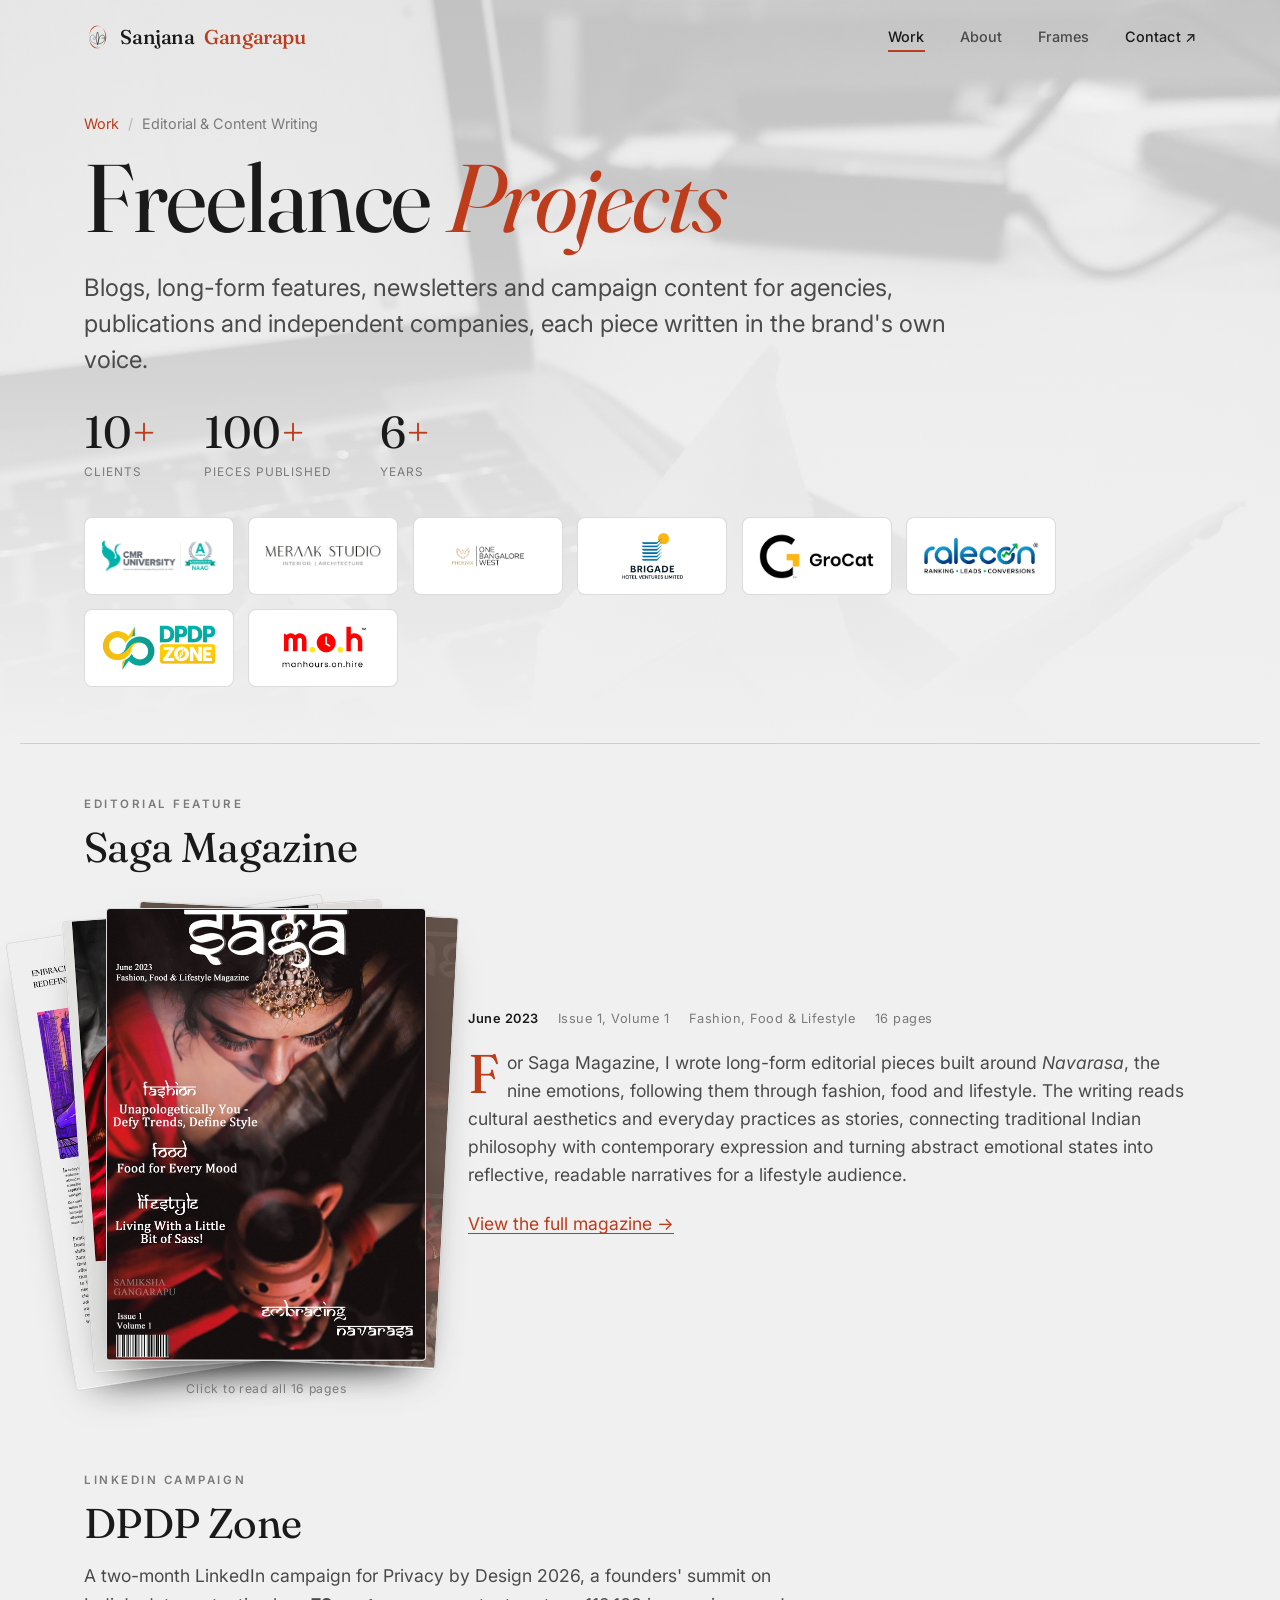
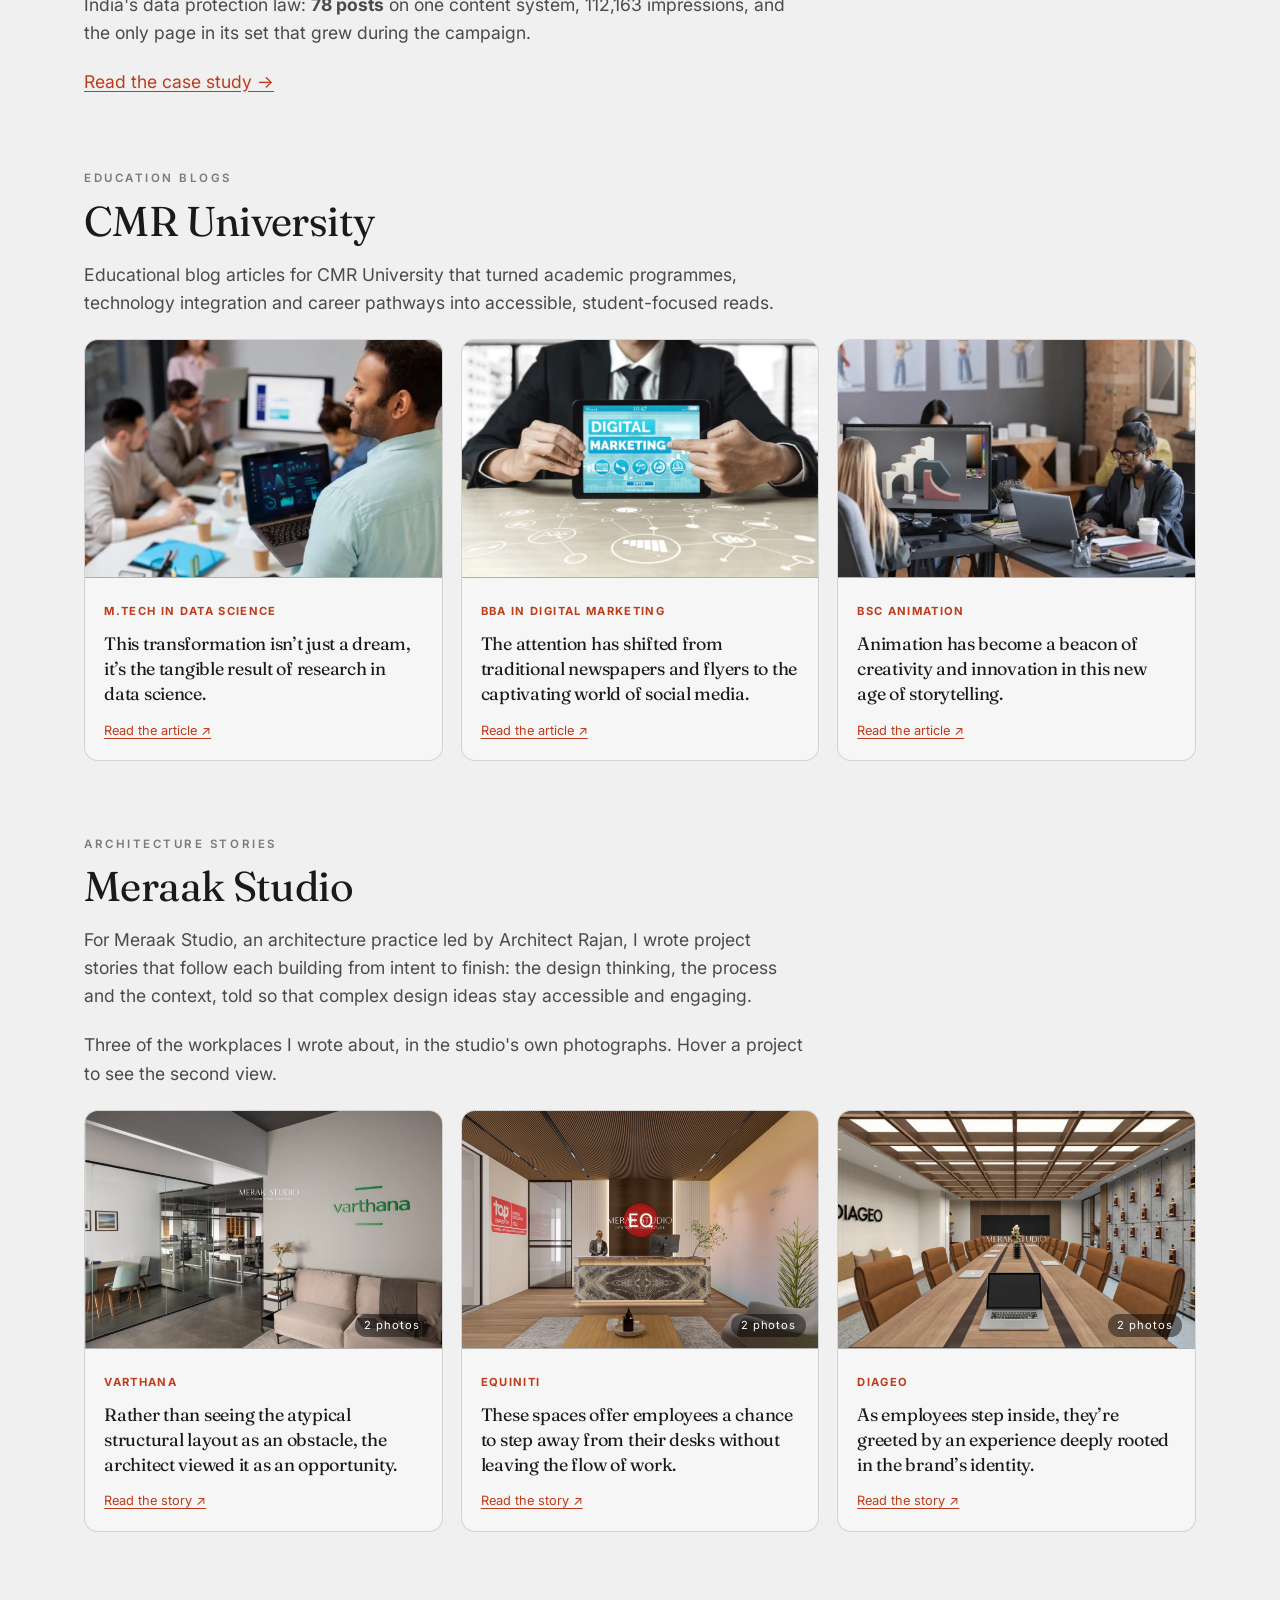
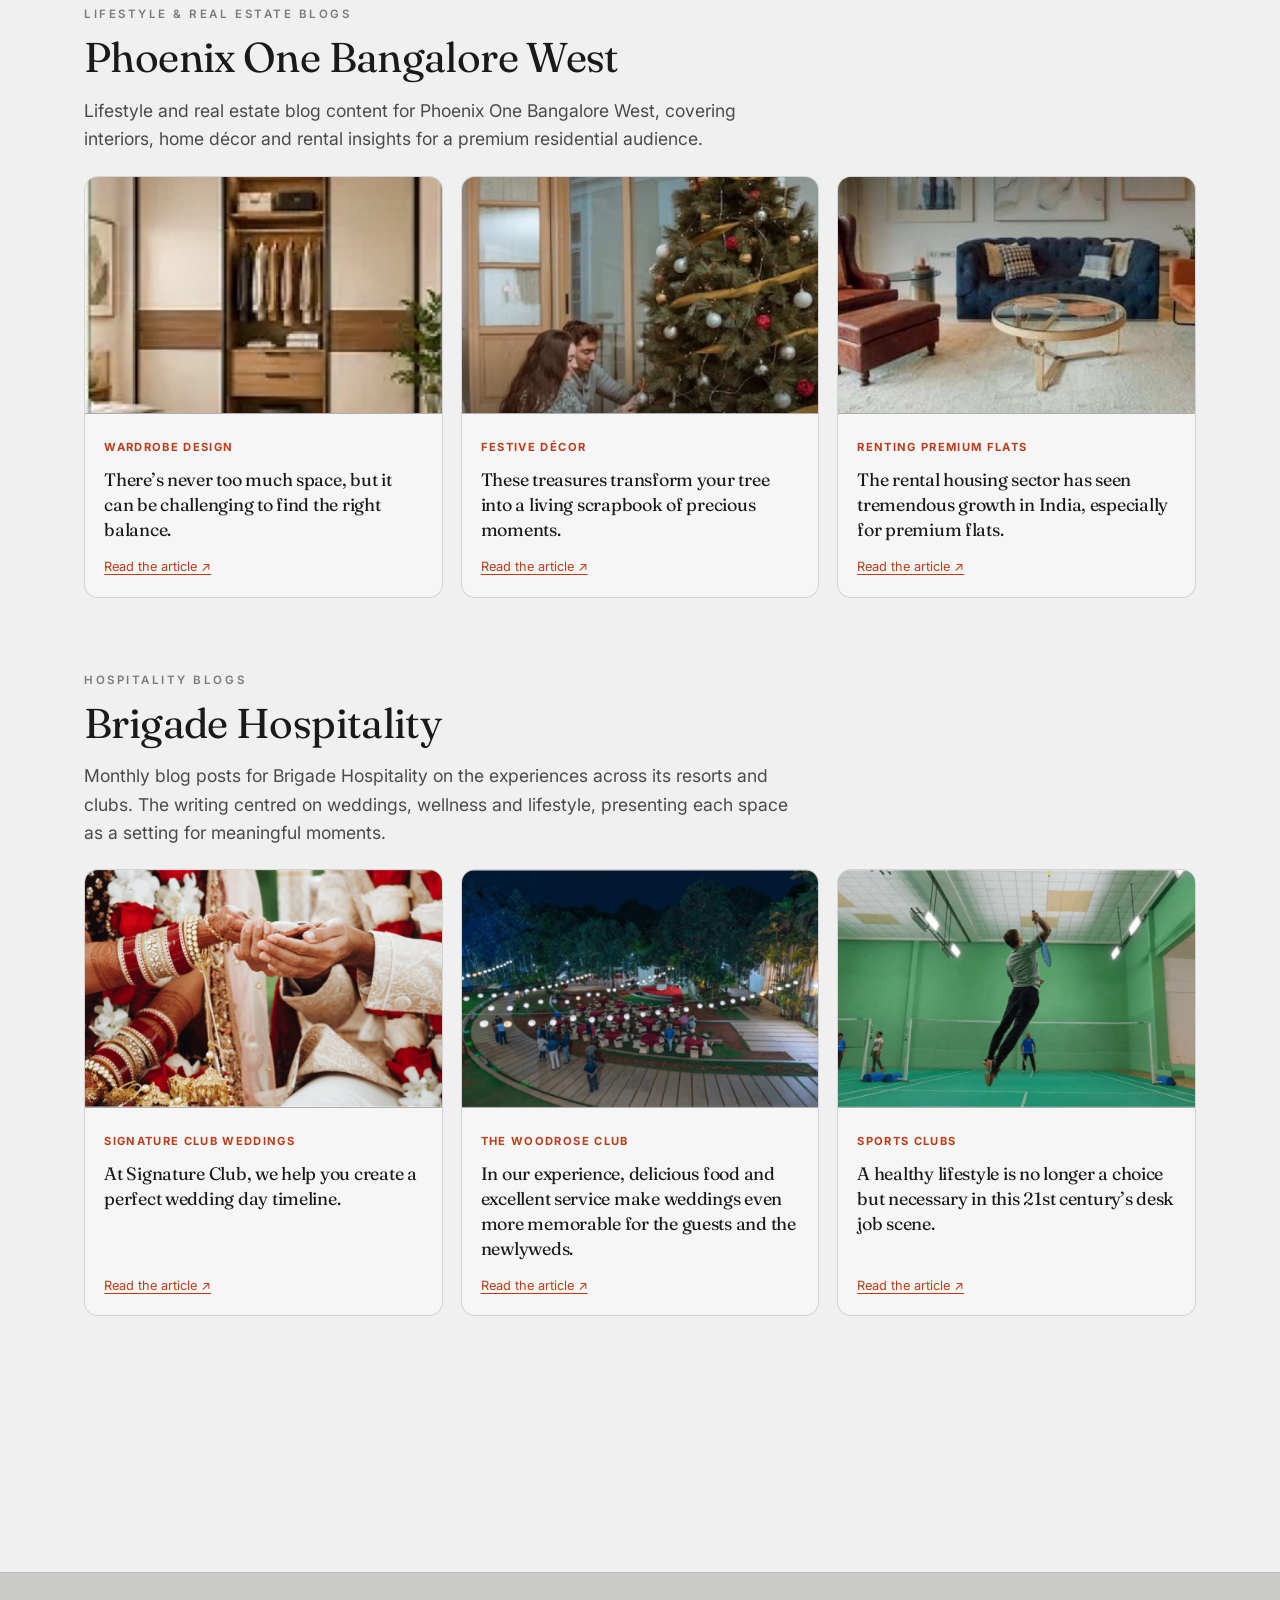
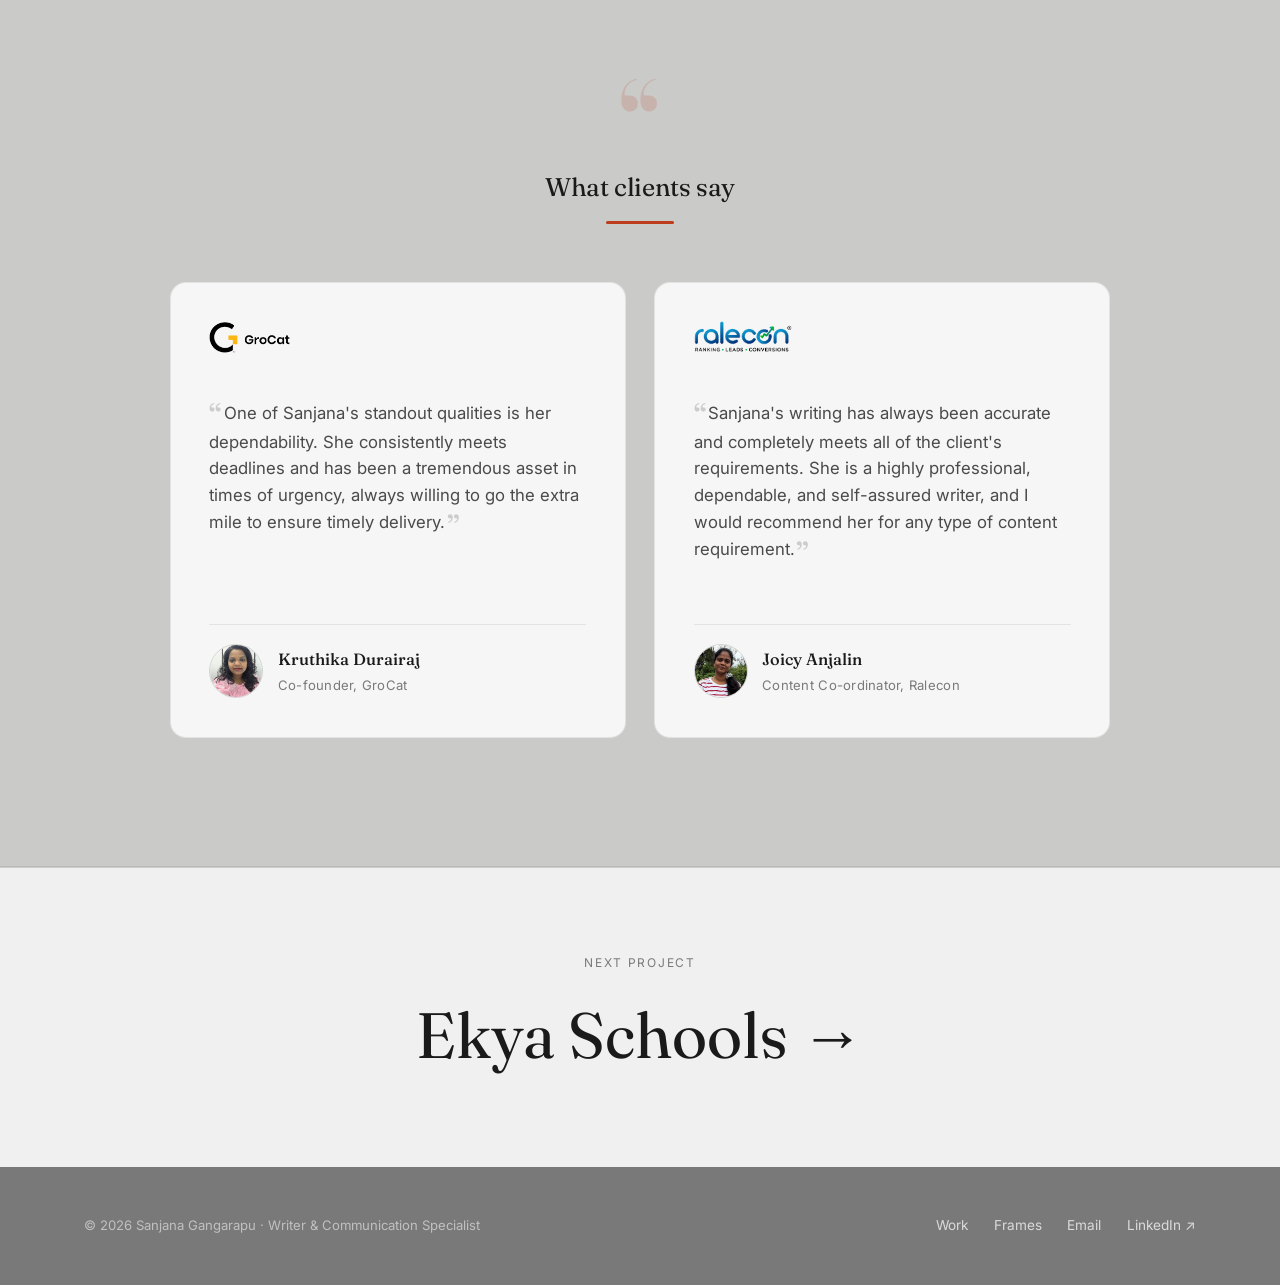
<file: work/freelance-projects.html>
<!DOCTYPE html>
<html lang="en">
<head>
  <meta charset="UTF-8" />
  <meta name="viewport" content="width=device-width, initial-scale=1.0" />
  <title>Freelance Projects · Editorial &amp; Content Writing · Sanjana Gangarapu</title>
  <meta name="description" content="Freelance content writing for agencies, publications, and independent companies: editorial features, blogs, newsletters, campaign content and long-form articles." />
  <link rel="canonical" href="https://sanjanagangarapu.com/work/freelance-projects.html" />
  <meta property="og:type" content="website" />
  <meta property="og:site_name" content="Sanjana Gangarapu" />
  <meta property="og:title" content="Freelance Projects · Editorial &amp; Content Writing · Sanjana Gangarapu" />
  <meta property="og:description" content="Freelance content writing for agencies, publications, and independent companies: editorial features, blogs, newsletters, campaign content and long-form articles." />
  <meta property="og:url" content="https://sanjanagangarapu.com/work/freelance-projects.html" />
  <meta property="og:image" content="https://sanjanagangarapu.com/assets/og-cover.jpg" />
  <meta property="og:image:width" content="1200" />
  <meta property="og:image:height" content="630" />
  <meta name="twitter:card" content="summary_large_image" />
  <meta name="twitter:title" content="Freelance Projects · Editorial &amp; Content Writing · Sanjana Gangarapu" />
  <meta name="twitter:description" content="Freelance content writing for agencies, publications, and independent companies: editorial features, blogs, newsletters, campaign content and long-form articles." />
  <meta name="twitter:image" content="https://sanjanagangarapu.com/assets/og-cover.jpg" />
  <link rel="preconnect" href="https://fonts.googleapis.com" />
  <link rel="preconnect" href="https://fonts.gstatic.com" crossorigin />
  <link href="https://fonts.googleapis.com/css2?family=Fraunces:ital,opsz,wght@0,9..144,300..600;1,9..144,300..600&family=Inter:wght@400;500;600;700&display=swap" rel="stylesheet" />
  <link rel="icon" type="image/png" sizes="32x32" href="/favicon-32.png" />
  <link rel="icon" type="image/png" sizes="16x16" href="/favicon-16.png" />
  <link rel="apple-touch-icon" sizes="180x180" href="/apple-touch-icon.png" />
  <link rel="stylesheet" href="../css/style.css" />
  <style>
    /* one left edge for the whole page */
    .section .prose { margin-inline: 0; }
    .article-hero.photo { padding-bottom: clamp(2rem, 4vw, 3rem); }
    .article-hero + .section { padding-top: clamp(2rem, 3.5vw, 2.8rem); }
    /* hero figures */
    .fl-stats { display:flex; flex-wrap:wrap; gap:clamp(1.2rem,4vw,3rem); margin-top:2rem; }
    .fl-stats .s .n { font-family:var(--serif); font-size:clamp(1.8rem,4.5vw,2.8rem); line-height:1; color:var(--ink); }
    .fl-stats .s .n em { color:var(--accent); font-style:normal; }
    .fl-stats .s .l { font-size:.74rem; letter-spacing:.08em; text-transform:uppercase; color:var(--ink-faint); margin-top:.5rem; }
    .client-logos { margin-top: 2.2rem; }
    /* client blocks */
    .client { margin-top: clamp(2.6rem, 6vw, 4.2rem); }
    .client:first-child { margin-top: 0; }
    .client .eyebrow + h2 { margin-top: .6rem; }
    .saga-feature + .client { margin-top: clamp(4.5rem, 9vw, 6.5rem); } /* room below the fanned stack and its hint */
    .client p:last-child { margin-bottom: 0; }
    .client .links { display:flex; flex-wrap:wrap; gap:.5rem .9rem; margin:0; padding:0; list-style:none; }
    .client .links li { color: var(--ink-soft); }
    /* Saga: fanned magazine stack beside the text; click opens the reader */
    .saga-feature { display:grid; grid-template-columns: minmax(240px, 320px) minmax(0, 1fr); gap: clamp(2rem, 5vw, 4rem); align-items:center; margin-top: clamp(1.6rem, 3vw, 2.4rem); max-width: 1112px; }
    .saga-stack { position:relative; display:block; width:100%; aspect-ratio:706/1000; padding:0; margin:0 0 0 clamp(.6rem,2vw,1.4rem); border:0; background:transparent; cursor:zoom-in; }
    .saga-stack img { position:absolute; inset:0; width:100%; height:100%; object-fit:cover; border-radius:4px; border:1px solid var(--line); box-shadow:0 18px 40px -22px rgba(0,0,0,.55); transform-origin:50% 100%; transition:transform .6s cubic-bezier(.2,.7,.2,1); background:#fff; }
    .saga-stack img:nth-child(1) { transform: rotate(-9deg) translateX(-10%); }
    .saga-stack img:nth-child(2) { transform: rotate(-4deg) translateX(-4%); }
    .saga-stack img:nth-child(3) { transform: rotate(3deg) translateX(3%); }
    .saga-stack img:nth-child(4) { transform: rotate(0deg); }
    .saga-stack:hover img:nth-child(1), .saga-stack:focus-visible img:nth-child(1) { transform: rotate(-17deg) translateX(-26%) translateY(-2%); }
    .saga-stack:hover img:nth-child(2), .saga-stack:focus-visible img:nth-child(2) { transform: rotate(-9deg) translateX(-13%) translateY(-1%); }
    .saga-stack:hover img:nth-child(3), .saga-stack:focus-visible img:nth-child(3) { transform: rotate(8deg) translateX(14%) translateY(-1%); }
    .saga-stack:hover img:nth-child(4), .saga-stack:focus-visible img:nth-child(4) { transform: translateY(-3%); }
    .saga-stack .hint { position:absolute; left:50%; bottom:-2.2rem; transform:translateX(-50%); font-family:var(--sans); font-size:.76rem; letter-spacing:.06em; color:var(--ink-faint); white-space:nowrap; }
    .saga-copy .meta-row { display:flex; flex-wrap:wrap; gap:.4rem 1.2rem; margin:0 0 1.2rem; padding:0; list-style:none; font-family:var(--sans); font-size:.8rem; letter-spacing:.04em; color:var(--ink-faint); }
    .saga-copy .meta-row b { color: var(--ink); font-weight: 600; }
    @media (max-width: 720px) {
      .saga-feature { grid-template-columns: 1fr; gap: 3.2rem; }
      .saga-stack { width: min(70%, 260px); margin: 0 auto; }
    }
    @media (prefers-reduced-motion: reduce) { .saga-stack img { transition: none; } }
    /* Meraak: three cards, photo on top, a line from the story below; hover slides to the second photo, click opens large */
    .bands { display:grid; grid-template-columns:repeat(3,1fr); gap:1.1rem; margin-top:1.4rem; max-width:1112px; }
    .band { display:flex; flex-direction:column; border:1px solid var(--line); border-radius:14px; overflow:hidden; background:var(--card); transition:transform .25s ease, box-shadow .25s ease; }
    .band:hover { transform:translateY(-3px); box-shadow:0 16px 32px -20px rgba(0,0,0,.45); }
    .band .pics { order:-1; position:relative; overflow:hidden; padding:0; margin:0; border:0; border-bottom:1px solid var(--line); background:var(--paper-2); cursor:zoom-in; display:block; width:100%; aspect-ratio:3/2; }
    .band .pics img { position:absolute; inset:0; width:100%; height:100%; object-fit:cover; transition:transform .9s cubic-bezier(.2,.7,.2,1), opacity .9s ease; }
    .band .pics img.b { opacity:0; transform:translateX(6%) scale(1.04); }
    .band:hover .pics img.a { transform:translateX(-6%) scale(1.04); opacity:0; }
    .band:hover .pics img.b { transform:none; opacity:1; }
    .band:hover .pics img.only { transform:scale(1.05); }
    .band .pics.single { cursor:pointer; }
    .band .pics .cnt { position:absolute; right:.8rem; bottom:.7rem; font-family:var(--sans); font-size:.7rem; letter-spacing:.08em; color:#fff; background:rgba(0,0,0,.45); padding:.28rem .6rem; border-radius:100px; pointer-events:none; }
    .band .txt { padding:1.1rem 1.2rem 1.2rem; display:flex; flex-direction:column; justify-content:space-between; gap:.9rem; flex:1; }
    .band .txt .k { font-family:var(--sans); font-size:.7rem; letter-spacing:.12em; text-transform:uppercase; color:var(--accent); font-weight:700; }
    .band .txt h3 { font-family:var(--serif); font-weight:400; font-size:1.12rem; line-height:1.4; margin:.5rem 0 0; color:var(--ink); }
    .band .txt a.inline { font-family:var(--sans); font-size:.8rem; color:var(--accent); text-decoration:underline; text-underline-offset:3px; }
    @media (max-width:820px){ .bands { grid-template-columns:1fr; } .band { display:grid; grid-template-columns:1fr 1fr; } .band .pics { aspect-ratio:auto; border-bottom:0; border-right:1px solid var(--line); } }
    @media (max-width:520px){ .band { grid-template-columns:1fr; } .band .pics { aspect-ratio:3/2; border-right:0; border-bottom:1px solid var(--line); } }
    @media (prefers-reduced-motion:reduce){ .band .pics img { transition:none; } }
    /* reader */
    .dpdp-lb { position:fixed; inset:0; z-index:200; background:rgba(18,18,18,.9); backdrop-filter:blur(6px); -webkit-backdrop-filter:blur(6px); display:flex; align-items:center; justify-content:center; padding:2rem; }
    .dpdp-lb[hidden] { display:none; }
    .dpdp-lb-stage { max-width:min(92vw,900px); max-height:84vh; display:flex; align-items:center; justify-content:center; }
    .dpdp-lb-stage img { max-width:100%; max-height:84vh; border-radius:6px; box-shadow:0 30px 80px -30px rgba(0,0,0,.8); background:#fff; }
    .dpdp-lb-cap { position:absolute; bottom:1.4rem; left:50%; transform:translateX(-50%); color:rgba(239,240,239,.85); font-family:var(--sans); font-size:.82rem; letter-spacing:.04em; text-align:center; white-space:nowrap; }
    .dpdp-lb-close, .dpdp-lb-nav { position:absolute; width:44px; height:44px; border-radius:50%; border:1px solid rgba(255,255,255,.35); background:rgba(255,255,255,.08); color:#fff; cursor:pointer; display:grid; place-items:center; font-size:1.1rem; transition:background .2s; }
    .dpdp-lb-close { top:1.2rem; right:1.2rem; }
    .dpdp-lb-nav.prev { left:1.2rem; top:50%; transform:translateY(-50%); }
    .dpdp-lb-nav.next { right:1.2rem; top:50%; transform:translateY(-50%); }
    .dpdp-lb-close:hover, .dpdp-lb-nav:hover { background:rgba(255,255,255,.2); }
    @media (max-width:560px){ .dpdp-lb { padding:1rem; } .dpdp-lb-nav { display:none; } .dpdp-lb-cap { white-space:normal; width:90vw; } }
    body.dpdp-lb-open { overflow:hidden; }
    /* testimonial people, name bars on one line */
    .tst-person { display:flex; align-items:center; gap:.9rem; }
    .tst-avatar { width:54px; height:54px; border-radius:50%; object-fit:cover; flex:none; border:1px solid var(--line); }
    .tst-meta { display:flex; flex-direction:column; gap:.15rem; }
    @media (min-width:721px){
      .tst-grid { grid-template-rows:auto auto auto; }
      .tst-card { display:grid; grid-template-rows:subgrid; grid-row:span 3; align-content:start; }
      .tst-card figcaption { margin-top:0; align-self:start; }
    }
  </style>
</head>
<body>
  <header class="site-header">
    <nav class="nav wrap" aria-label="Primary">
      <a href="../index.html" class="brand"><img class="brand-mark" src="../assets/logo.svg" alt="" aria-hidden="true" />Sanjana <b>Gangarapu</b></a>
      <button class="nav-toggle" aria-label="Menu" aria-expanded="false"><span></span><span></span></button>
      <ul class="nav-links">
        <li><a href="../index.html#work" class="active">Work</a></li>
        <li><a href="../index.html#about">About</a></li>
        <li><a href="../frames.html">Frames</a></li>
        <li><a href="../index.html#contact" class="nav-cta">Contact&nbsp;↗</a></li>
      </ul>
    </nav>
  </header>

  <main>
    <section class="article-hero wrap photo" style="--hero-img:url('../assets/images/work/freelance-origami.jpg');--hero-pos:center 42%;--hero-op:0.42;--hero-contrast:1.12">
      <nav class="crumb" aria-label="Breadcrumb"><a href="../index.html#work">Work</a><span class="sep">/</span><span>Editorial &amp; Content Writing</span></nav>
      <h1>Freelance <em>Projects</em></h1>
      <p class="lead" style="max-width:60ch;">
        Blogs, long-form features, newsletters and campaign content for agencies, publications and
        independent companies, each piece written in the brand's own voice.
      </p>
      <div class="fl-stats" aria-label="At a glance">
        <div class="s"><div class="n">10<em>+</em></div><div class="l">Clients</div></div>
        <div class="s"><div class="n">100<em>+</em></div><div class="l">Pieces published</div></div>
        <div class="s"><div class="n">6<em>+</em></div><div class="l">Years</div></div>
      </div>
      <div class="client-logos" aria-label="Selected clients">
        <span class="chip"><img src="../assets/images/logos/cmr.png" alt="CMR University" loading="lazy" /></span>
        <span class="chip"><img src="../assets/images/logos/merak.webp" alt="Meraak Studio" loading="lazy" /></span>
        <span class="chip"><img src="../assets/images/logos/phoenix.png" alt="Phoenix One Bangalore West" loading="lazy" /></span>
        <span class="chip"><img src="../assets/images/logos/brigade.png" alt="Brigade Hospitality" loading="lazy" /></span>
        <span class="chip"><img src="../assets/images/logos/grocat.png" alt="GroCat" loading="lazy" /></span>
        <span class="chip"><img src="../assets/images/logos/ralecon.png" alt="Ralecon" loading="lazy" /></span>
        <span class="chip"><img src="../assets/images/logos/dpdp-zone.png" alt="DPDP Zone" loading="lazy" /></span>
        <span class="chip"><img src="../assets/images/logos/manhoursonhire.png" alt="Manhoursonhire" loading="lazy" /></span>
      </div>
    </section>

    <section class="section wrap">

      <!-- Saga Magazine -->
      <div class="prose client">
        <span class="eyebrow">Editorial feature</span>
        <h2>Saga Magazine</h2>
      </div>
      <div class="saga-feature">
        <button class="saga-stack" type="button" id="sagaopen" aria-label="Open Saga Magazine, 16 pages">
          <img src="../assets/images/work/saga/13.jpg" alt="" loading="lazy" />
          <img src="../assets/images/work/saga/07.jpg" alt="" loading="lazy" />
          <img src="../assets/images/work/saga/02.jpg" alt="" loading="lazy" />
          <img src="../assets/images/work/saga/01.jpg" alt="Saga Magazine cover, Embracing Navarasa issue, June 2023" />
          <span class="hint" aria-hidden="true">Click to read all 16 pages</span>
        </button>
        <div class="prose saga-copy">
          <ul class="meta-row">
            <li><b>June 2023</b></li><li>Issue 1, Volume 1</li><li>Fashion, Food &amp; Lifestyle</li><li>16 pages</li>
          </ul>
          <p>
            <span class="drop">F</span>or Saga Magazine, I wrote long-form editorial pieces built around
            <em>Navarasa</em>, the nine emotions, following them through fashion, food and lifestyle.
            The writing reads cultural aesthetics and everyday practices as stories, connecting traditional
            Indian philosophy with contemporary expression and turning abstract emotional states into
            reflective, readable narratives for a lifestyle audience.
          </p>
          <p>
            <a class="inline" href="https://acrobat.adobe.com/id/urn:aaid:sc:AP:eaab1151-ea14-4160-a1fa-58c35527a913" target="_blank" rel="noopener">View the full magazine →</a>
          </p>
        </div>
      </div>

      <!-- DPDP Zone -->
      <div class="prose client">
        <span class="eyebrow">LinkedIn campaign</span>
        <h2>DPDP Zone</h2>
        <p>
          A two-month LinkedIn campaign for Privacy by Design 2026, a founders' summit on India's data
          protection law: <strong>78 posts</strong> on one content system, 112,163 impressions, and the
          only page in its set that grew during the campaign.
        </p>
        <p><a class="inline" href="dpdp-zone.html">Read the case study →</a></p>
      </div>

      <!-- CMR University -->
      <div class="prose client">
        <span class="eyebrow">Education blogs</span>
        <h2>CMR University</h2>
        <p>
          Educational blog articles for CMR University that turned academic programmes, technology
          integration and career pathways into accessible, student-focused reads.
        </p>
      </div>
      <div class="bands">
        <article class="band">
          <div class="txt">
            <div>
              <span class="k">M.Tech in Data Science</span>
              <h3>This transformation isn’t just a dream, it’s the tangible result of research in data science.</h3>
            </div>
            <a class="inline" href="https://cmr.edu.in/blog/the-importance-of-research-in-m-tech-in-data-science-programs/" target="_blank" rel="noopener">Read the article ↗</a>
          </div>
          <a class="pics single" href="https://cmr.edu.in/blog/the-importance-of-research-in-m-tech-in-data-science-programs/" target="_blank" rel="noopener" aria-label="The Importance of Research in M.Tech in Data Science Programs">
            <img class="only" src="../assets/images/work/blogs/cmr-research.jpg" alt="The Importance of Research in M.Tech in Data Science Programs" loading="lazy" />
          </a>
        </article>
        <article class="band">
          <div class="txt">
            <div>
              <span class="k">BBA in Digital Marketing</span>
              <h3>The attention has shifted from traditional newspapers and flyers to the captivating world of social media.</h3>
            </div>
            <a class="inline" href="https://cmr.edu.in/blog/why-is-pursuing-a-bba-in-digital-marketing-a-smart-career-move/" target="_blank" rel="noopener">Read the article ↗</a>
          </div>
          <a class="pics single" href="https://cmr.edu.in/blog/why-is-pursuing-a-bba-in-digital-marketing-a-smart-career-move/" target="_blank" rel="noopener" aria-label="Why is Pursuing a BBA in Digital Marketing a Smart Career Move?">
            <img class="only" src="../assets/images/work/blogs/cmr-bba.jpg" alt="Why is Pursuing a BBA in Digital Marketing a Smart Career Move?" loading="lazy" />
          </a>
        </article>
        <article class="band">
          <div class="txt">
            <div>
              <span class="k">BSc Animation</span>
              <h3>Animation has become a beacon of creativity and innovation in this new age of storytelling.</h3>
            </div>
            <a class="inline" href="https://cmr.edu.in/blog/navigating-the-digital-canvas-the-role-of-technology-in-modern-bsc-animation-programs/" target="_blank" rel="noopener">Read the article ↗</a>
          </div>
          <a class="pics single" href="https://cmr.edu.in/blog/navigating-the-digital-canvas-the-role-of-technology-in-modern-bsc-animation-programs/" target="_blank" rel="noopener" aria-label="Navigating the Digital Canvas: The Role of Technology in Modern BSc Animation Programs">
            <img class="only" src="../assets/images/work/blogs/cmr-animation.jpg" alt="Navigating the Digital Canvas: The Role of Technology in Modern BSc Animation Programs" loading="lazy" />
          </a>
        </article>
      </div>

      <!-- Meraak Studio -->
      <div class="prose client">
        <span class="eyebrow">Architecture stories</span>
        <h2>Meraak Studio</h2>
        <p>
          For Meraak Studio, an architecture practice led by Architect Rajan, I wrote project stories
          that follow each building from intent to finish: the design thinking, the process and the
          context, told so that complex design ideas stay accessible and engaging.
        </p>
        <p>Three of the workplaces I wrote about, in the studio's own photographs. Hover a project to see the second view.</p>
      </div>
      <div class="bands" id="meraak" aria-label="Meraak Studio projects">
        <article class="band">
          <div class="txt">
            <div>
              <span class="k">Varthana</span>
              <h3>Rather than seeing the atypical structural layout as an obstacle, the architect viewed it as an opportunity.</h3>
            </div>
            <a class="inline" href="https://merak-studio.com/offices/varthana-2/" target="_blank" rel="noopener">Read the story ↗</a>
          </div>
          <button class="pics dpdp-tile" type="button" data-group="varthana" data-src="../assets/images/work/meraak/varthana-01.jpg" data-cap="Varthana, Meraak Studio" aria-label="Open Varthana photographs">
            <img class="a" src="../assets/images/work/meraak/varthana-01.jpg" alt="Varthana office, waiting lounge with the brand wall and glass-walled workspace" loading="lazy" />
            <img class="b" src="../assets/images/work/meraak/varthana-02.jpg" alt="Varthana office, lounge sofa and dining corner" loading="lazy" />
            <span class="cnt" aria-hidden="true">2 photos</span>
          </button>
          <span class="dpdp-tile" hidden data-group="varthana" data-src="../assets/images/work/meraak/varthana-02.jpg" data-cap="Varthana, Meraak Studio" data-alt="Varthana office, lounge sofa and dining corner"></span>
        </article>
        <article class="band">
          <div class="txt">
            <div>
              <span class="k">Equiniti</span>
              <h3>These spaces offer employees a chance to step away from their desks without leaving the flow of work.</h3>
            </div>
            <a class="inline" href="https://merak-studio.com/offices/equinity/" target="_blank" rel="noopener">Read the story ↗</a>
          </div>
          <button class="pics dpdp-tile" type="button" data-group="equiniti" data-src="../assets/images/work/meraak/equinity-01.jpg" data-cap="Equiniti, Meraak Studio" aria-label="Open Equiniti photographs">
            <img class="a" src="../assets/images/work/meraak/equinity-01.jpg" alt="Equiniti office, reception with a marble desk under a timber ceiling" loading="lazy" />
            <img class="b" src="../assets/images/work/meraak/equinity-02.jpg" alt="Equiniti office, boardroom opening onto the floor" loading="lazy" />
            <span class="cnt" aria-hidden="true">2 photos</span>
          </button>
          <span class="dpdp-tile" hidden data-group="equiniti" data-src="../assets/images/work/meraak/equinity-02.jpg" data-cap="Equiniti, Meraak Studio" data-alt="Equiniti office, boardroom opening onto the floor"></span>
        </article>
        <article class="band">
          <div class="txt">
            <div>
              <span class="k">DIAGEO</span>
              <h3>As employees step inside, they’re greeted by an experience deeply rooted in the brand’s identity.</h3>
            </div>
            <a class="inline" href="https://merak-studio.com/offices/diageo/" target="_blank" rel="noopener">Read the story ↗</a>
          </div>
          <button class="pics dpdp-tile" type="button" data-group="diageo" data-src="../assets/images/work/meraak/diageo-01.jpg" data-cap="DIAGEO, Meraak Studio" aria-label="Open DIAGEO photographs">
            <img class="a" src="../assets/images/work/meraak/diageo-01.jpg" alt="DIAGEO office, main boardroom with the whisky display" loading="lazy" />
            <img class="b" src="../assets/images/work/meraak/diageo-02.jpg" alt="DIAGEO office, the Cîroc Room in blue" loading="lazy" />
            <span class="cnt" aria-hidden="true">2 photos</span>
          </button>
          <span class="dpdp-tile" hidden data-group="diageo" data-src="../assets/images/work/meraak/diageo-02.jpg" data-cap="DIAGEO, Meraak Studio" data-alt="DIAGEO office, the Cîroc Room in blue"></span>
        </article>
      </div>

      <!-- Phoenix One -->
      <div class="prose client">
        <span class="eyebrow">Lifestyle &amp; real estate blogs</span>
        <h2>Phoenix One Bangalore West</h2>
        <p>
          Lifestyle and real estate blog content for Phoenix One Bangalore West, covering interiors,
          home décor and rental insights for a premium residential audience.
        </p>
      </div>
      <div class="bands">
        <article class="band">
          <div class="txt">
            <div>
              <span class="k">Wardrobe design</span>
              <h3>There’s never too much space, but it can be challenging to find the right balance.</h3>
            </div>
            <a class="inline" href="https://www.onebangalorewest.in/blog/modern-wardrobe-designs-for-your-bedroom/" target="_blank" rel="noopener">Read the article ↗</a>
          </div>
          <a class="pics single" href="https://www.onebangalorewest.in/blog/modern-wardrobe-designs-for-your-bedroom/" target="_blank" rel="noopener" aria-label="Modern Wardrobe Designs for Your Bedroom">
            <img class="only" src="../assets/images/work/blogs/phoenix-wardrobe.jpg" alt="Modern Wardrobe Designs for Your Bedroom" loading="lazy" />
          </a>
        </article>
        <article class="band">
          <div class="txt">
            <div>
              <span class="k">Festive décor</span>
              <h3>These treasures transform your tree into a living scrapbook of precious moments.</h3>
            </div>
            <a class="inline" href="https://www.onebangalorewest.in/blog/8-ways-to-decorate-your-home-for-a-stylish-christmas-and-new-year-celebration/" target="_blank" rel="noopener">Read the article ↗</a>
          </div>
          <a class="pics single" href="https://www.onebangalorewest.in/blog/8-ways-to-decorate-your-home-for-a-stylish-christmas-and-new-year-celebration/" target="_blank" rel="noopener" aria-label="Eight Ways to Decorate Your Home for a Stylish Christmas and New Year">
            <img class="only" src="../assets/images/work/blogs/phoenix-christmas.jpg" alt="Eight Ways to Decorate Your Home for a Stylish Christmas and New Year" loading="lazy" />
          </a>
        </article>
        <article class="band">
          <div class="txt">
            <div>
              <span class="k">Renting premium flats</span>
              <h3>The rental housing sector has seen tremendous growth in India, especially for premium flats.</h3>
            </div>
            <a class="inline" href="https://www.kessaku.in/renting-opportunities-in-premium-flats-a-smart-investment-choice/" target="_blank" rel="noopener">Read the article ↗</a>
          </div>
          <a class="pics single" href="https://www.kessaku.in/renting-opportunities-in-premium-flats-a-smart-investment-choice/" target="_blank" rel="noopener" aria-label="Renting Opportunities in Premium Flats: A Smart Investment Choice">
            <img class="only" src="../assets/images/work/blogs/phoenix-renting.jpg" alt="Renting Opportunities in Premium Flats: A Smart Investment Choice" loading="lazy" />
          </a>
        </article>
      </div>

      <!-- Brigade Hospitality -->
      <div class="prose client">
        <span class="eyebrow">Hospitality blogs</span>
        <h2>Brigade Hospitality</h2>
        <p>
          Monthly blog posts for Brigade Hospitality on the experiences across its resorts and clubs.
          The writing centred on weddings, wellness and lifestyle, presenting each space as a setting
          for meaningful moments.
        </p>
      </div>
      <div class="bands">
        <article class="band">
          <div class="txt">
            <div>
              <span class="k">Signature Club weddings</span>
              <h3>At Signature Club, we help you create a perfect wedding day timeline.</h3>
            </div>
            <a class="inline" href="https://brigadehospitality.com/a-perfect-wedding-day-timeline-at-signature-club/" target="_blank" rel="noopener">Read the article ↗</a>
          </div>
          <a class="pics single" href="https://brigadehospitality.com/a-perfect-wedding-day-timeline-at-signature-club/" target="_blank" rel="noopener" aria-label="A Perfect Wedding Day Timeline at Signature Club">
            <img class="only" src="../assets/images/work/blogs/brigade-timeline.jpg" alt="A Perfect Wedding Day Timeline at Signature Club" loading="lazy" />
          </a>
        </article>
        <article class="band">
          <div class="txt">
            <div>
              <span class="k">The Woodrose Club</span>
              <h3>In our experience, delicious food and excellent service make weddings even more memorable for the guests and the newlyweds.</h3>
            </div>
            <a class="inline" href="https://brigadehospitality.com/say-i-do-at-the-woodrose-club-your-perfect-wedding-venue-awaits/" target="_blank" rel="noopener">Read the article ↗</a>
          </div>
          <a class="pics single" href="https://brigadehospitality.com/say-i-do-at-the-woodrose-club-your-perfect-wedding-venue-awaits/" target="_blank" rel="noopener" aria-label="Say I Do at the Woodrose Club: Your Perfect Wedding Venue Awaits">
            <img class="only" src="../assets/images/work/blogs/brigade-woodrose.jpg" alt="Say I Do at the Woodrose Club: Your Perfect Wedding Venue Awaits" loading="lazy" />
          </a>
        </article>
        <article class="band">
          <div class="txt">
            <div>
              <span class="k">Sports clubs</span>
              <h3>A healthy lifestyle is no longer a choice but necessary in this 21st century’s desk job scene.</h3>
            </div>
            <a class="inline" href="https://brigadehospitality.com/how-brigade-hospitality-sports-clubs-promote-a-healthy-lifestyle-in-bangalore/" target="_blank" rel="noopener">Read the article ↗</a>
          </div>
          <a class="pics single" href="https://brigadehospitality.com/how-brigade-hospitality-sports-clubs-promote-a-healthy-lifestyle-in-bangalore/" target="_blank" rel="noopener" aria-label="How Brigade Hospitality Sports Clubs Promote a Healthy Lifestyle in Bangalore">
            <img class="only" src="../assets/images/work/blogs/brigade-sports.jpg" alt="How Brigade Hospitality Sports Clubs Promote a Healthy Lifestyle in Bangalore" loading="lazy" />
          </a>
        </article>
      </div>

    </section>

    <!-- ============ Testimonials ============ -->
    <section class="testimonials">
      <div class="wrap">
        <div class="tst-head">
          <span class="tst-mark" aria-hidden="true">“</span>
          <h2>What clients say</h2>
          <span class="tst-rule" aria-hidden="true"></span>
        </div>
        <div class="tst-grid">
          <figure class="tst-card">
            <div class="tst-logo"><img src="../assets/images/logos/grocat.png" alt="GroCat" loading="lazy" /></div>
            <blockquote>One of Sanjana's standout qualities is her dependability. She consistently meets deadlines and has been a tremendous asset in times of urgency, always willing to go the extra mile to ensure timely delivery.</blockquote>
            <figcaption>
              <div class="tst-person">
                <img class="tst-avatar" src="../assets/images/people/kruthika-durairaj.jpg" alt="Kruthika Durairaj" />
                <span class="tst-meta"><span class="n">Kruthika Durairaj</span><span class="r">Co-founder, GroCat</span></span>
              </div>
            </figcaption>
          </figure>
          <figure class="tst-card">
            <div class="tst-logo"><img src="../assets/images/logos/ralecon.png" alt="Ralecon" loading="lazy" /></div>
            <blockquote>Sanjana's writing has always been accurate and completely meets all of the client's requirements. She is a highly professional, dependable, and self-assured writer, and I would recommend her for any type of content requirement.</blockquote>
            <figcaption>
              <div class="tst-person">
                <img class="tst-avatar" src="../assets/images/people/joicy-anjalin.jpg" alt="Joicy Anjalin" />
                <span class="tst-meta"><span class="n">Joicy Anjalin</span><span class="r">Content Co-ordinator, Ralecon</span></span>
              </div>
            </figcaption>
          </figure>
        </div>
        <div class="tst-hint" aria-hidden="true">Swipe <span>→</span></div>
      </div>
    </section>

    <nav class="next-proj">
      <div class="wrap">
        <span class="k">Next Project</span><br />
        <a href="ekya-schools.html">Ekya Schools →</a>
      </div>
    </nav>

    <div class="dpdp-lb" id="lightbox" hidden role="dialog" aria-modal="true" aria-label="Saga Magazine reader">
      <button class="dpdp-lb-close" type="button" aria-label="Close">×</button>
      <button class="dpdp-lb-nav prev" type="button" aria-label="Previous page">←</button>
      <div class="dpdp-lb-stage"></div>
      <button class="dpdp-lb-nav next" type="button" aria-label="Next page">→</button>
      <div class="dpdp-lb-cap"></div>
    </div>
  </main>

  <footer class="site-footer">
    <div class="wrap footer-inner">
      <span class="credit">© <span data-year>2026</span> Sanjana Gangarapu · Writer &amp; Communication Specialist</span>
      <div class="footer-links">
        <a href="../index.html#work">Work</a>
        <a href="../frames.html">Frames</a>
        <a href="mailto:sanjanasgangarapu@gmail.com">Email</a>
        <a href="https://www.linkedin.com/in/sanjana-gangarapu/" target="_blank" rel="noopener">LinkedIn ↗</a>
      </div>
    </div>
  </footer>

  <script src="../js/main.js"></script>
  <script>
    /* Lightbox: the Saga stack opens the 16-page reader; any Meraak photo opens its project pair. Arrows or keys move, Esc or backdrop closes */
    (function () {
      var lb = document.getElementById('lightbox'), open = document.getElementById('sagaopen');
      if (!lb) return;
      var stage = lb.querySelector('.dpdp-lb-stage'), cap = lb.querySelector('.dpdp-lb-cap');
      var groups = { saga: [] }, cur = { g: 'saga', i: 0 }, opener = null;
      for (var p = 1; p <= 16; p++) groups.saga.push({ src: '../assets/images/work/saga/' + (p < 10 ? '0' : '') + p + '.jpg', cap: 'Saga Magazine  ·  page ' + p + ' / 16', alt: 'Saga Magazine, page ' + p });
      document.querySelectorAll('.dpdp-tile').forEach(function (t) {
        var g = t.dataset.group, im = t.querySelector('img'); (groups[g] = groups[g] || []).push({ src: t.dataset.src, cap: t.dataset.cap, alt: t.dataset.alt || (im ? im.alt : ''), el: t });
      });
      Object.keys(groups).forEach(function (g) { if (g === 'saga') return; groups[g].forEach(function (it, i) { it.cap = it.cap + '  ·  ' + (i + 1) + ' / ' + groups[g].length; }); });
      function render() {
        var it = groups[cur.g][cur.i];
        stage.innerHTML = '';
        var img = document.createElement('img');
        img.src = it.src; img.alt = it.alt;
        stage.appendChild(img);
        cap.textContent = it.cap;
        var nxt = groups[cur.g][(cur.i + 1) % groups[cur.g].length]; var pre = new Image(); pre.src = nxt.src;
      }
      function show(g, i, from) { cur = { g: g, i: i }; opener = from; lb.hidden = false; document.body.classList.add('dpdp-lb-open'); render(); lb.querySelector('.dpdp-lb-close').focus(); }
      function close() { lb.hidden = true; document.body.classList.remove('dpdp-lb-open'); stage.innerHTML = ''; if (opener) opener.focus(); }
      function step(d) { var n = groups[cur.g].length; cur.i = (cur.i + d + n) % n; render(); }
      if (open) open.addEventListener('click', function () { show('saga', 0, open); });
      Object.keys(groups).forEach(function (g) { if (g === 'saga') return; groups[g].forEach(function (it, i) { it.el.addEventListener('click', function () { show(g, i, it.el); }); }); });
      lb.querySelector('.dpdp-lb-close').addEventListener('click', close);
      lb.querySelector('.prev').addEventListener('click', function (e) { e.stopPropagation(); step(-1); });
      lb.querySelector('.next').addEventListener('click', function (e) { e.stopPropagation(); step(1); });
      lb.addEventListener('click', function (e) { if (e.target === lb) close(); });
      document.addEventListener('keydown', function (e) {
        if (lb.hidden) return;
        if (e.key === 'Escape') close();
        if (e.key === 'ArrowRight') step(1);
        if (e.key === 'ArrowLeft') step(-1);
      });
    })();
  </script>
</body>
</html>
</file>
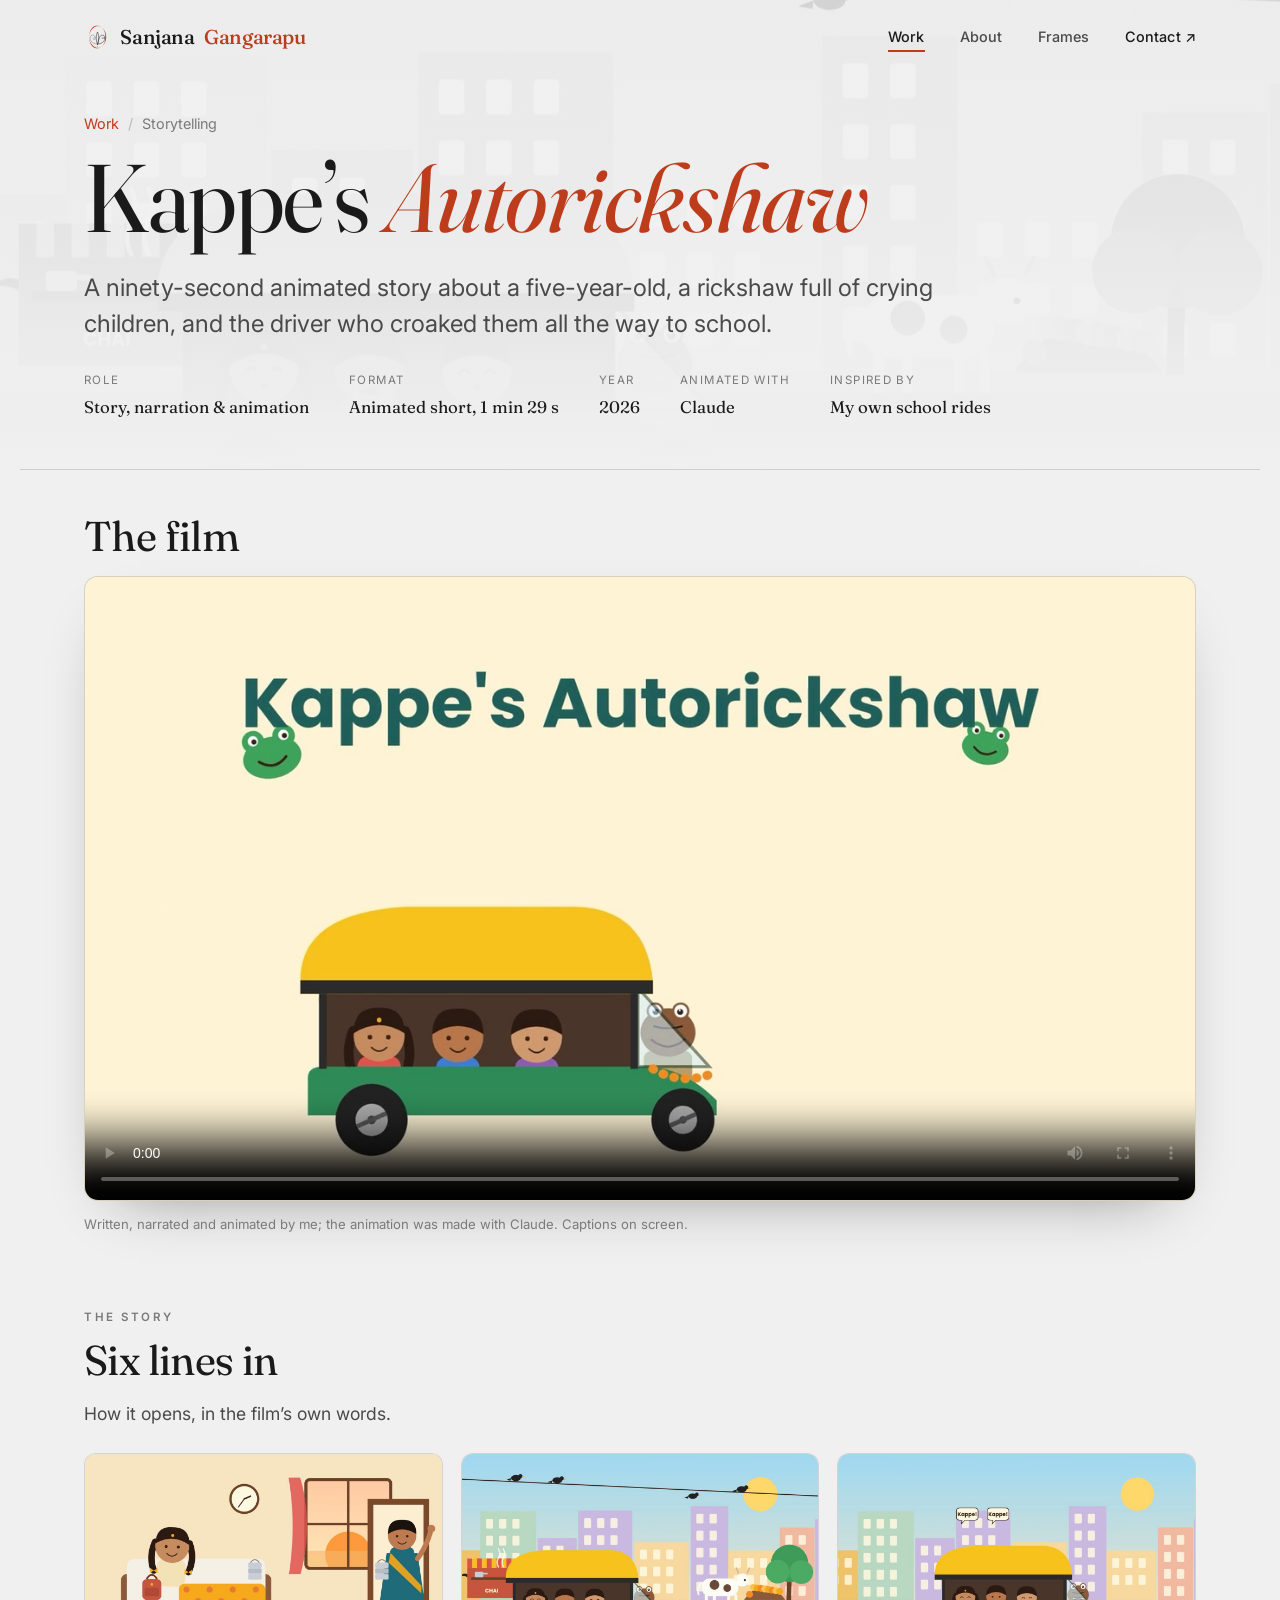
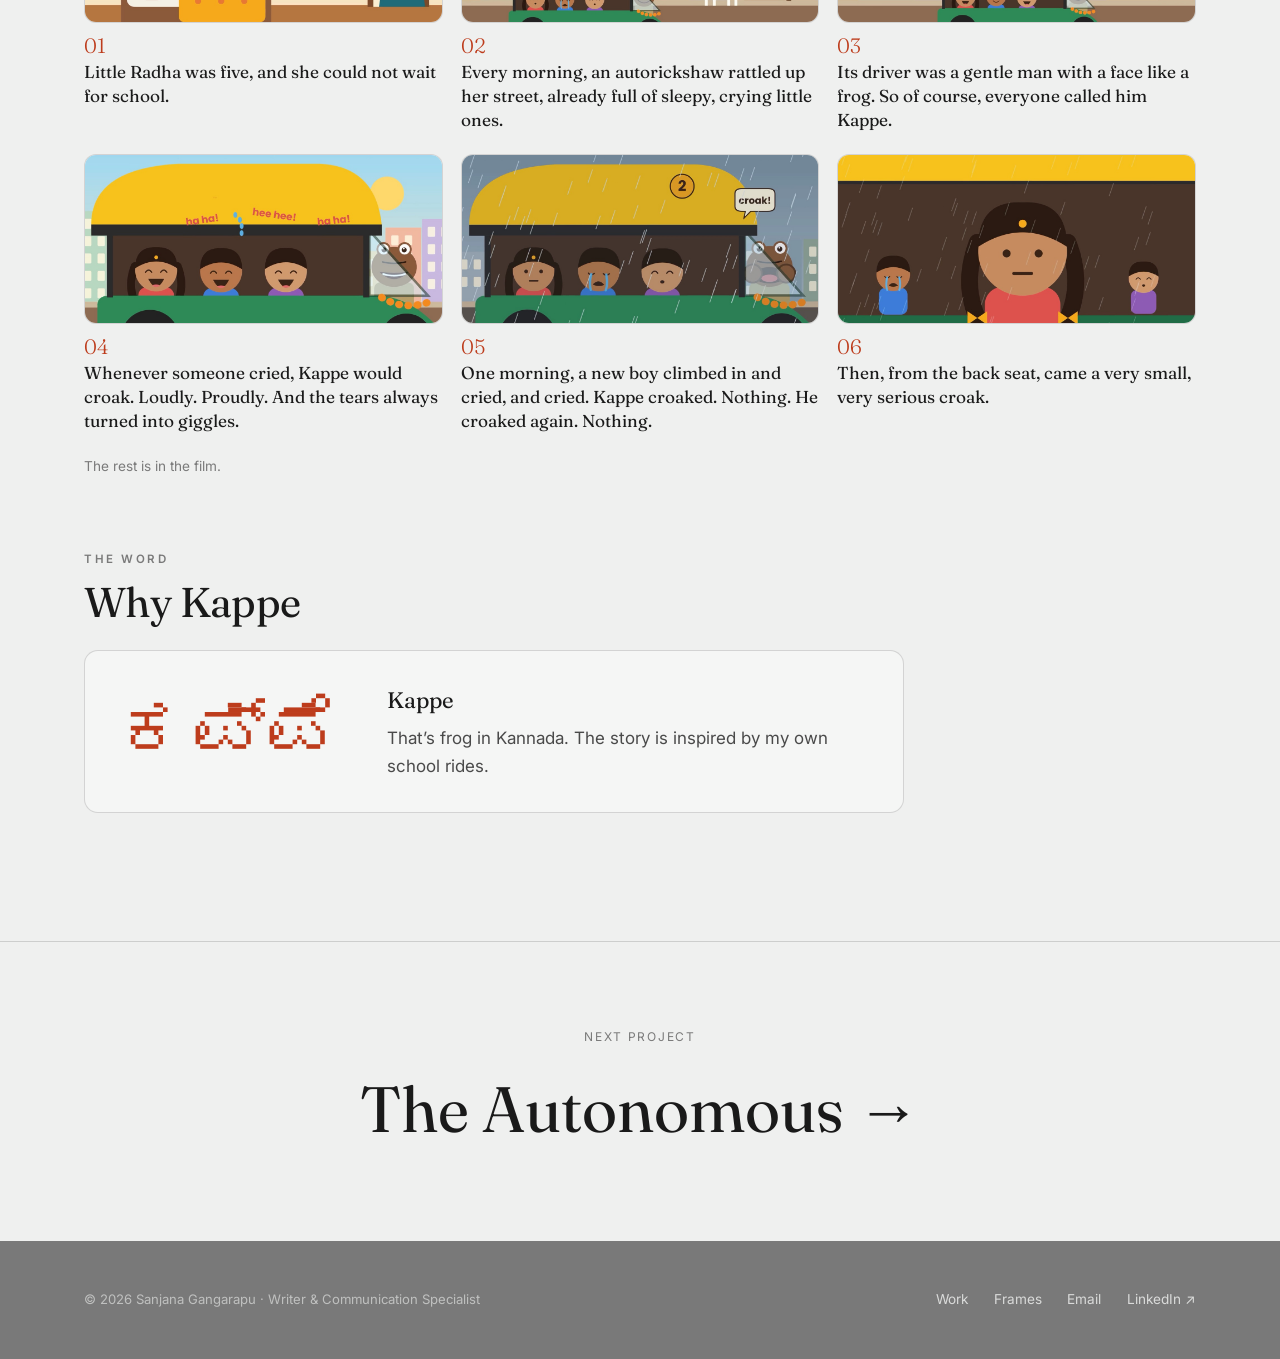
<file: work/kappes-autorickshaw.html>
<!DOCTYPE html>
<html lang="en">
<head>
  <meta charset="UTF-8" />
  <meta name="viewport" content="width=device-width, initial-scale=1.0" />
  <title>Kappe's Autorickshaw · An Animated Short · Sanjana Gangarapu</title>
  <meta name="description" content="A ninety-second animated story about a five-year-old, a rickshaw full of crying children, and the driver who croaked them all the way to school. Story, narration and animation by Sanjana Gangarapu." />
  <link rel="canonical" href="https://sanjanagangarapu.com/work/kappes-autorickshaw.html" />
  <meta property="og:type" content="website" />
  <meta property="og:site_name" content="Sanjana Gangarapu" />
  <meta property="og:title" content="Kappe's Autorickshaw · An Animated Short · Sanjana Gangarapu" />
  <meta property="og:description" content="A ninety-second animated story about a five-year-old, a rickshaw full of crying children, and the driver who croaked them all the way to school. Story, narration and animation by Sanjana Gangarapu." />
  <meta property="og:url" content="https://sanjanagangarapu.com/work/kappes-autorickshaw.html" />
  <meta property="og:image" content="https://sanjanagangarapu.com/assets/images/work/kappe/poster.jpg" />
  <meta property="og:image:width" content="1280" />
  <meta property="og:image:height" content="720" />
  <meta name="twitter:card" content="summary_large_image" />
  <meta name="twitter:title" content="Kappe's Autorickshaw · An Animated Short · Sanjana Gangarapu" />
  <meta name="twitter:description" content="A ninety-second animated story about a five-year-old, a rickshaw full of crying children, and the driver who croaked them all the way to school. Story, narration and animation by Sanjana Gangarapu." />
  <meta name="twitter:image" content="https://sanjanagangarapu.com/assets/images/work/kappe/poster.jpg" />
  <link rel="preconnect" href="https://fonts.googleapis.com" />
  <link rel="preconnect" href="https://fonts.gstatic.com" crossorigin />
  <link href="https://fonts.googleapis.com/css2?family=Fraunces:ital,opsz,wght@0,9..144,300..600;1,9..144,300..600&family=Inter:wght@400;500;600;700&display=swap" rel="stylesheet" />
  <link rel="icon" type="image/png" sizes="32x32" href="/favicon-32.png" />
  <link rel="icon" type="image/png" sizes="16x16" href="/favicon-16.png" />
  <link rel="apple-touch-icon" sizes="180x180" href="/apple-touch-icon.png" />
  <link rel="stylesheet" href="../css/style.css" />
  <style>
    /* one left edge for the whole page */
    .section .prose { margin-inline: 0; }
    .article-hero.photo { padding-bottom: clamp(2rem, 4vw, 3rem); }
    .article-hero + .section { padding-top: clamp(2rem, 3.5vw, 2.8rem); }
    .prose h2 { margin-top: 0; }
    .block { margin-top: clamp(2.6rem, 6vw, 4.2rem); }
    .block .eyebrow + h2 { margin-top: .6rem; }
    .block p:last-child { margin-bottom: 0; }
    /* the film */
    .film { margin: 0; max-width: 1112px; }
    .film video { display:block; width:100%; aspect-ratio:16/9; border:1px solid var(--line); border-radius:14px; background:#FDF3D9; box-shadow:0 24px 60px -34px rgba(0,0,0,.45); }
    .film figcaption { font-family:var(--sans); font-size:.82rem; color:var(--ink-faint); margin-top:.8rem; }
    /* storyboard: six stills, each with the line it carries; the burned-in caption bar is cropped off */
    .board { display:grid; grid-template-columns:repeat(3,1fr); gap:1.4rem 1.1rem; margin-top:1.6rem; max-width:1112px; }
    .board figure { margin:0; }
    .board .ph { border:1px solid var(--line); border-radius:12px; overflow:hidden; background:var(--card); }
    .board img { display:block; width:100%; aspect-ratio:1920/900; object-fit:cover; object-position:top; }
    .board .n { display:block; font-family:var(--serif); font-size:1.3rem; font-weight:300; color:var(--accent); margin:.8rem 0 .2rem; line-height:1; }
    .board figcaption { font-family:var(--serif); font-size:1.08rem; line-height:1.4; color:var(--ink); }
    .rest { font-family:var(--sans); font-size:.85rem; color:var(--ink-faint); margin-top:1.4rem; }
    @media (max-width:820px){ .board { grid-template-columns:1fr 1fr; } }
    @media (max-width:520px){ .board { grid-template-columns:1fr; } }
    /* the word */
    .word { display:grid; grid-template-columns:auto 1fr; gap:clamp(1.4rem,4vw,3rem); align-items:center; margin-top:1.6rem; max-width:820px; border:1px solid var(--line); border-radius:14px; background:var(--card); padding:clamp(1.3rem,3vw,2rem); }
    .word .kn { font-size:clamp(3rem,8vw,4.6rem); line-height:1; color:var(--accent); }
    .word .t { font-family:var(--serif); font-size:1.4rem; color:var(--ink); }
    .word p { color:var(--ink-soft); margin:.4rem 0 0; }
    @media (max-width:520px){ .word { grid-template-columns:1fr; } }
  </style>
</head>
<body>
  <header class="site-header">
    <nav class="nav wrap" aria-label="Primary">
      <a href="../index.html" class="brand"><img class="brand-mark" src="../assets/logo.svg" alt="" aria-hidden="true" />Sanjana <b>Gangarapu</b></a>
      <button class="nav-toggle" aria-label="Menu" aria-expanded="false"><span></span><span></span></button>
      <ul class="nav-links">
        <li><a href="../index.html#work" class="active">Work</a></li>
        <li><a href="../index.html#about">About</a></li>
        <li><a href="../frames.html">Frames</a></li>
        <li><a href="../index.html#contact" class="nav-cta">Contact&nbsp;↗</a></li>
      </ul>
    </nav>
  </header>

  <main>
    <section class="article-hero wrap photo" style="--hero-img:url('../assets/images/work/kappe/still-street.jpg');--hero-pos:center 60%;--hero-op:0.30">
      <nav class="crumb" aria-label="Breadcrumb"><a href="../index.html#work">Work</a><span class="sep">/</span><span>Storytelling</span></nav>
      <h1>Kappe’s <em>Autorickshaw</em></h1>
      <p class="lead" style="max-width:60ch;">A ninety-second animated story about a five-year-old, a rickshaw full of crying children, and the driver who croaked them all the way to school.</p>
      <div class="article-meta">
        <div class="item"><div class="k">Role</div><div class="v">Story, narration &amp; animation</div></div>
        <div class="item"><div class="k">Format</div><div class="v">Animated short, 1 min 29 s</div></div>
        <div class="item"><div class="k">Year</div><div class="v">2026</div></div>
        <div class="item"><div class="k">Animated with</div><div class="v">Claude</div></div>
        <div class="item"><div class="k">Inspired by</div><div class="v">My own school rides</div></div>
      </div>
    </section>

    <section class="section wrap">

      <div class="prose">
        <h2>The film</h2>
      </div>
      <figure class="film">
        <video controls preload="metadata" playsinline poster="../assets/images/work/kappe/poster.jpg">
          <source src="../assets/video/kappe/kappes-autorickshaw.mp4" type="video/mp4" />
        </video>
        <figcaption>Written, narrated and animated by me; the animation was made with Claude. Captions on screen.</figcaption>
      </figure>

      <div class="prose block">
        <span class="eyebrow">The story</span>
        <h2>Six lines in</h2>
        <p>How it opens, in the film’s own words.</p>
      </div>
      <div class="board">
        <figure><div class="ph"><img src="../assets/images/work/kappe/still-radha.jpg" alt="Radha sitting up in bed at sunrise, school bag beside her" loading="lazy" /></div><span class="n">01</span><figcaption>Little Radha was five, and she could not wait for school.</figcaption></figure>
        <figure><div class="ph"><img src="../assets/images/work/kappe/still-street.jpg" alt="A yellow and green autorickshaw on a city street with three children inside" loading="lazy" /></div><span class="n">02</span><figcaption>Every morning, an autorickshaw rattled up her street, already full of sleepy, crying little ones.</figcaption></figure>
        <figure><div class="ph"><img src="../assets/images/work/kappe/still-kappe.jpg" alt="The autorickshaw passing buildings while voices call out Kappe" loading="lazy" /></div><span class="n">03</span><figcaption>Its driver was a gentle man with a face like a frog. So of course, everyone called him Kappe.</figcaption></figure>
        <figure><div class="ph"><img src="../assets/images/work/kappe/still-giggles.jpg" alt="Three children laughing in the back of the autorickshaw" loading="lazy" /></div><span class="n">04</span><figcaption>Whenever someone cried, Kappe would croak. Loudly. Proudly. And the tears always turned into giggles.</figcaption></figure>
        <figure><div class="ph"><img src="../assets/images/work/kappe/still-rain.jpg" alt="The autorickshaw in the rain, a boy crying in the middle seat" loading="lazy" /></div><span class="n">05</span><figcaption>One morning, a new boy climbed in and cried, and cried. Kappe croaked. Nothing. He croaked again. Nothing.</figcaption></figure>
        <figure><div class="ph"><img src="../assets/images/work/kappe/still-croak.jpg" alt="Radha, very serious, between two other children in the back seat" loading="lazy" /></div><span class="n">06</span><figcaption>Then, from the back seat, came a very small, very serious croak.</figcaption></figure>
      </div>
      <p class="rest">The rest is in the film.</p>

      <div class="prose block">
        <span class="eyebrow">The word</span>
        <h2>Why Kappe</h2>
      </div>
      <div class="word">
        <div class="kn" lang="kn">ಕಪ್ಪೆ</div>
        <div><div class="t">Kappe</div><p>That’s frog in Kannada. The story is inspired by my own school rides.</p></div>
      </div>

    </section>

    <nav class="next-proj">
      <div class="wrap">
        <span class="k">Next Project</span><br />
        <a href="the-autonomous.html">The Autonomous →</a>
      </div>
    </nav>
  </main>

  <footer class="site-footer">
    <div class="wrap footer-inner">
      <span class="credit">© <span data-year>2026</span> Sanjana Gangarapu · Writer &amp; Communication Specialist</span>
      <div class="footer-links">
        <a href="../index.html#work">Work</a>
        <a href="../frames.html">Frames</a>
        <a href="mailto:sanjanasgangarapu@gmail.com">Email</a>
        <a href="https://www.linkedin.com/in/sanjana-gangarapu/" target="_blank" rel="noopener">LinkedIn ↗</a>
      </div>
    </div>
  </footer>

  <script src="../js/main.js"></script>
</body>
</html>
</file>
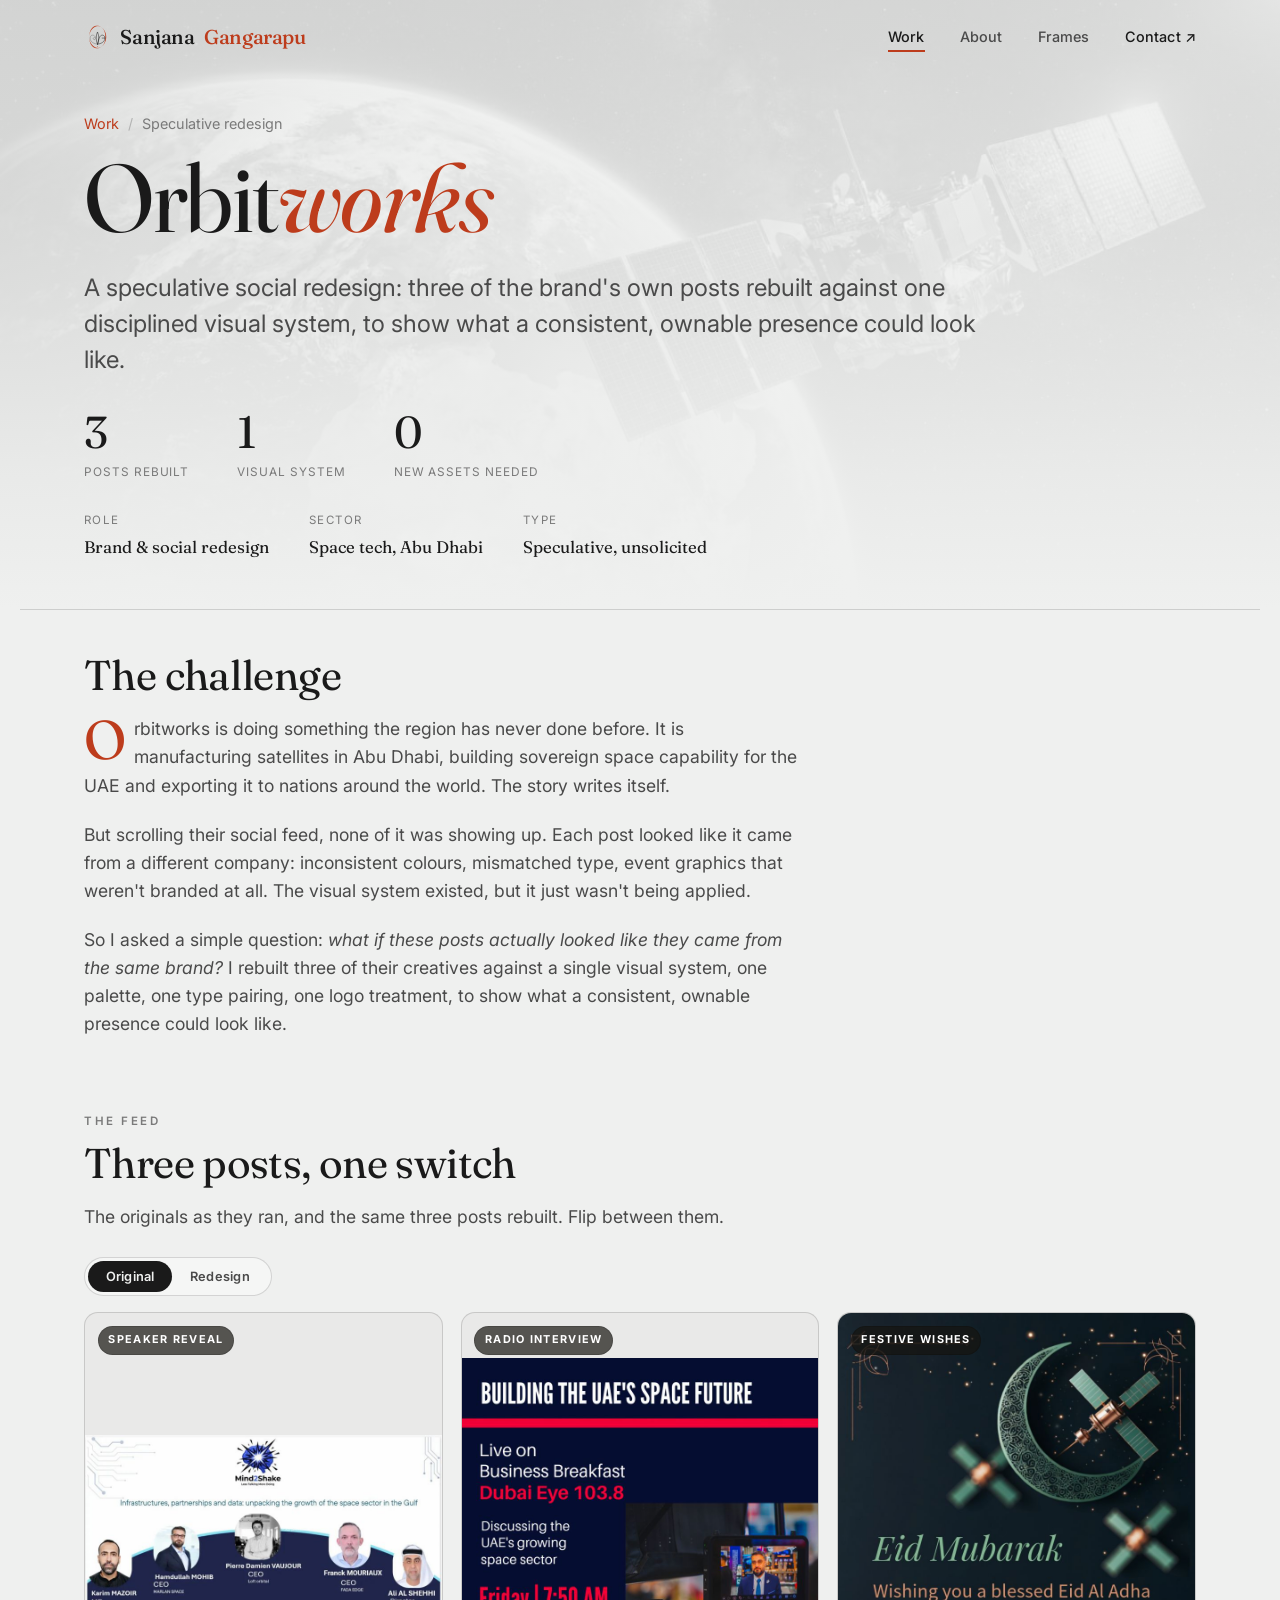
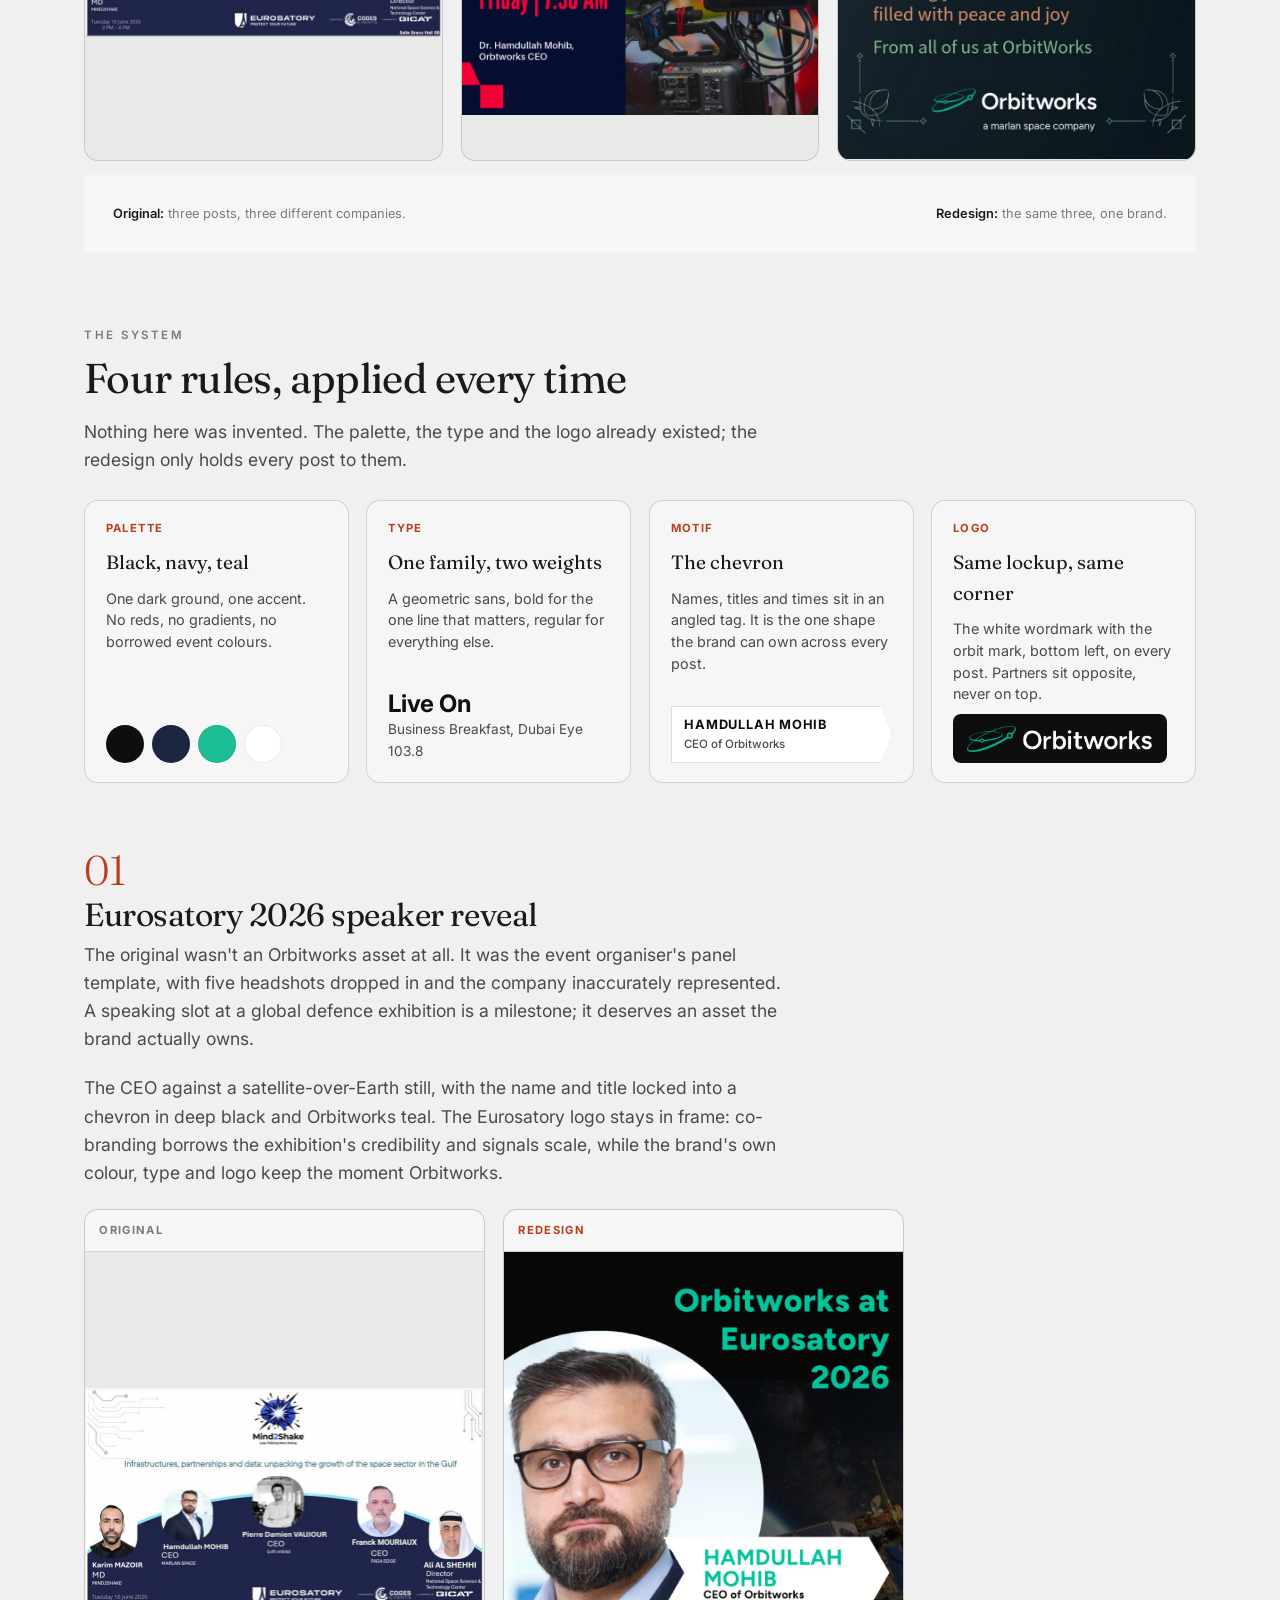
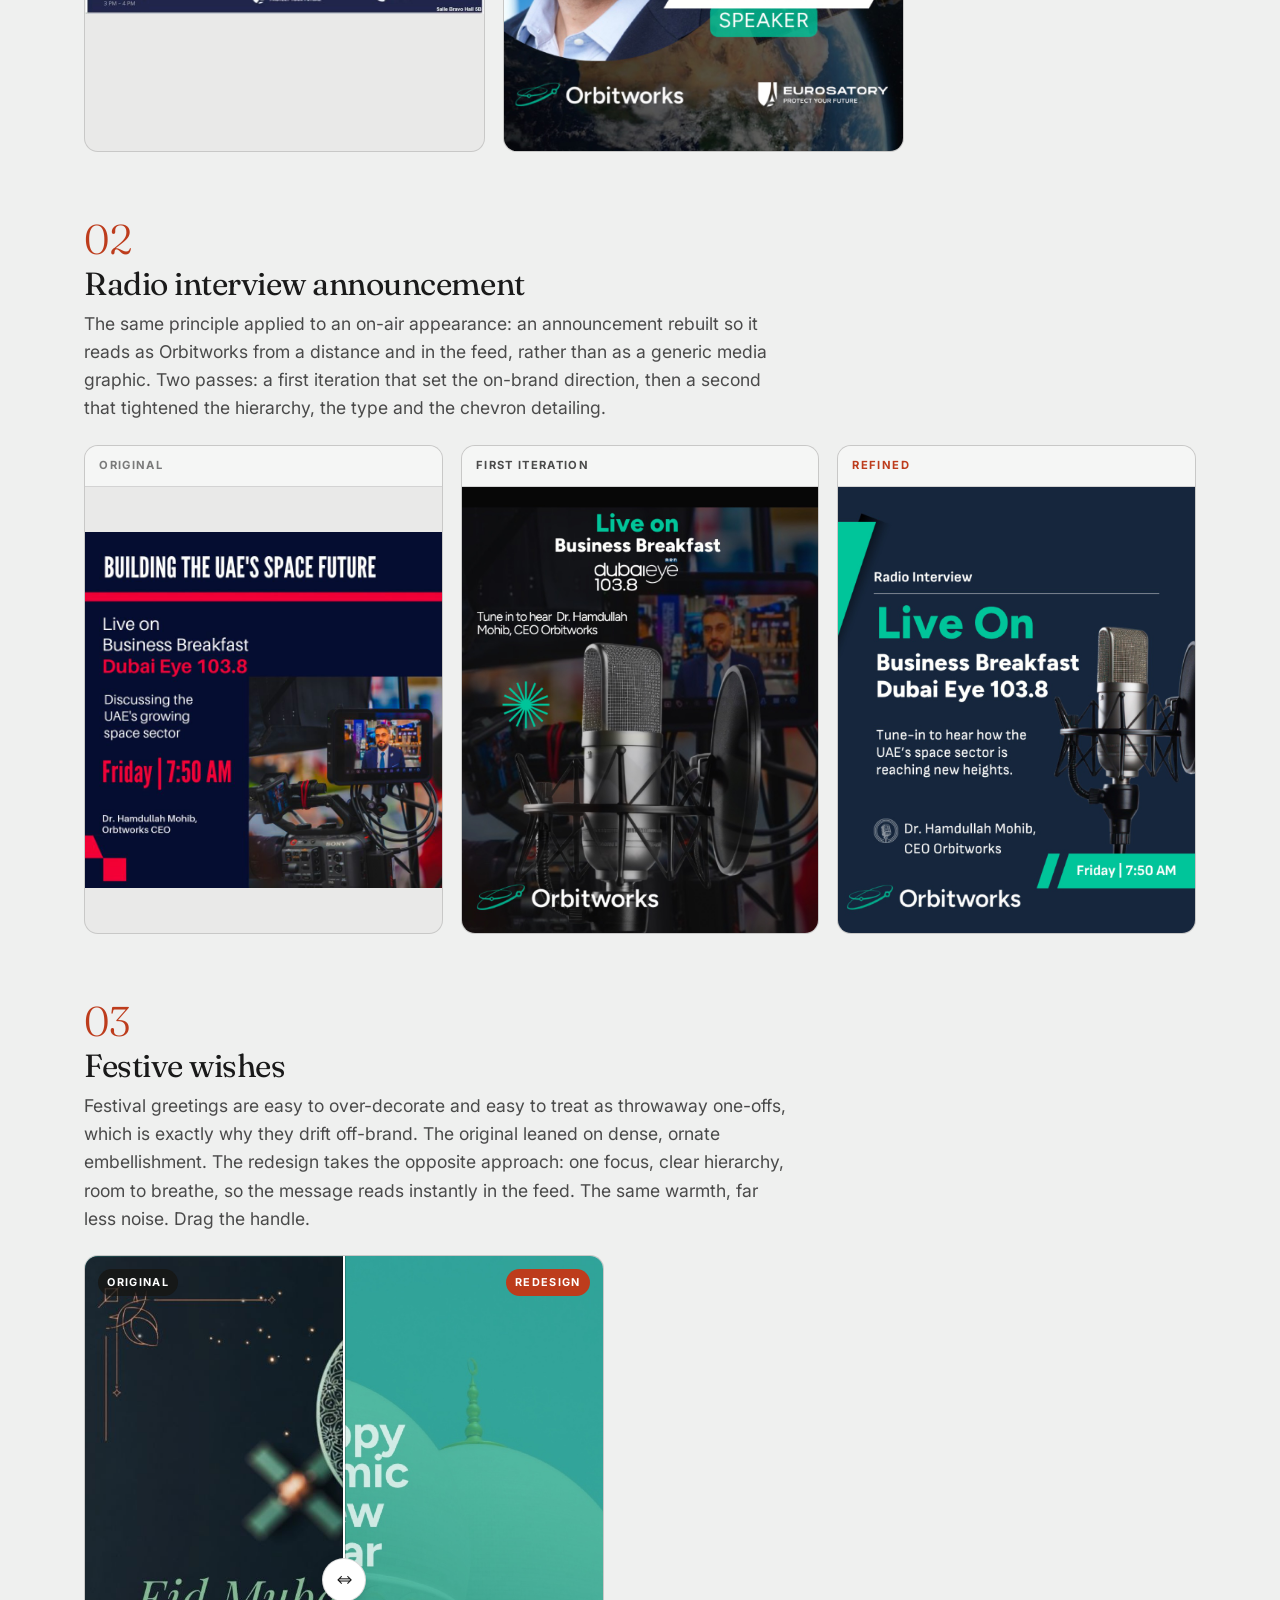
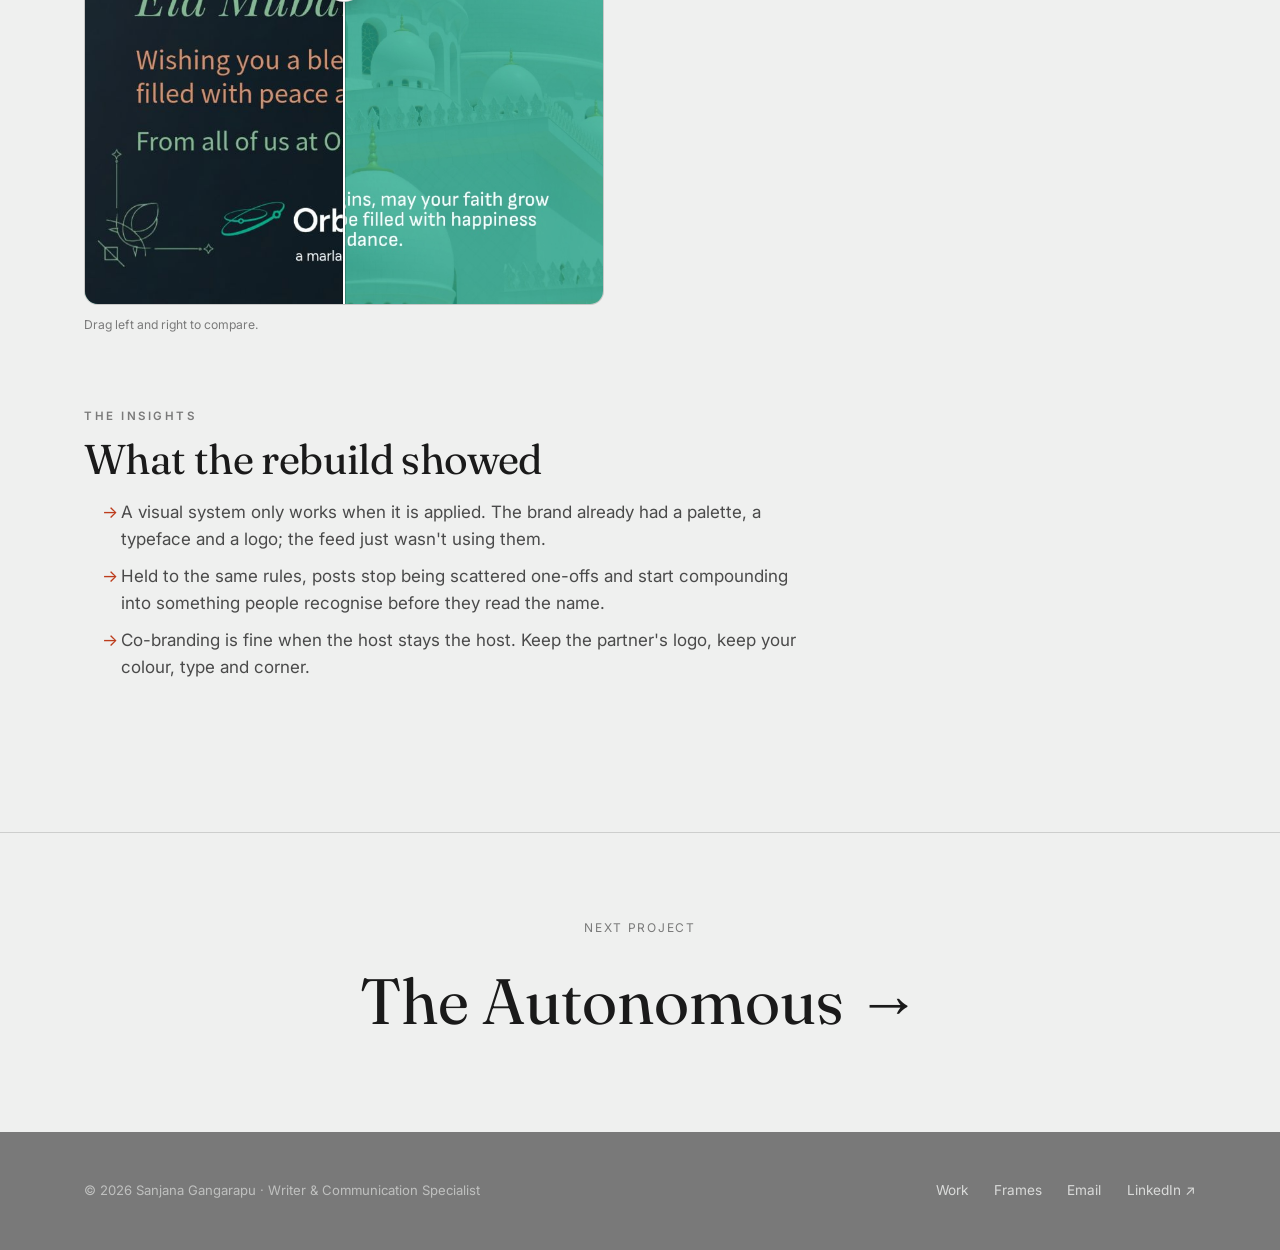
<file: work/orbitworks.html>
<!DOCTYPE html>
<html lang="en">
<head>
  <meta charset="UTF-8" />
  <meta name="viewport" content="width=device-width, initial-scale=1.0" />
  <meta name="robots" content="noindex" /><!-- hidden for now: remove this line to restore -->
  <title>Orbitworks · A Speculative Social Redesign · Sanjana Gangarapu</title>
  <meta name="description" content="A speculative redesign of Orbitworks' social creatives around a single, disciplined brand system: one palette, one type pairing, consistent logo treatment." />
  <link rel="canonical" href="https://sanjanagangarapu.com/work/orbitworks.html" />
  <meta property="og:type" content="website" />
  <meta property="og:site_name" content="Sanjana Gangarapu" />
  <meta property="og:title" content="Orbitworks · A Speculative Social Redesign · Sanjana Gangarapu" />
  <meta property="og:description" content="A speculative redesign of Orbitworks' social creatives around a single, disciplined brand system: one palette, one type pairing, consistent logo treatment." />
  <meta property="og:url" content="https://sanjanagangarapu.com/work/orbitworks.html" />
  <meta property="og:image" content="https://sanjanagangarapu.com/assets/og-cover.jpg" />
  <meta property="og:image:width" content="1200" />
  <meta property="og:image:height" content="630" />
  <meta name="twitter:card" content="summary_large_image" />
  <meta name="twitter:title" content="Orbitworks · A Speculative Social Redesign · Sanjana Gangarapu" />
  <meta name="twitter:description" content="A speculative redesign of Orbitworks' social creatives around a single, disciplined brand system: one palette, one type pairing, consistent logo treatment." />
  <meta name="twitter:image" content="https://sanjanagangarapu.com/assets/og-cover.jpg" />
  <link rel="preconnect" href="https://fonts.googleapis.com" />
  <link rel="preconnect" href="https://fonts.gstatic.com" crossorigin />
  <link href="https://fonts.googleapis.com/css2?family=Fraunces:ital,opsz,wght@0,9..144,300..600;1,9..144,300..600&family=Inter:wght@400;500;600;700&display=swap" rel="stylesheet" />
  <link rel="icon" type="image/png" sizes="32x32" href="/favicon-32.png" />
  <link rel="icon" type="image/png" sizes="16x16" href="/favicon-16.png" />
  <link rel="apple-touch-icon" sizes="180x180" href="/apple-touch-icon.png" />
  <link rel="stylesheet" href="../css/style.css" />
  <style>
    /* one left edge for the whole page */
    .section .prose { margin-inline: 0; }
    .article-hero.photo { padding-bottom: clamp(2rem, 4vw, 3rem); }
    .article-hero + .section { padding-top: clamp(2rem, 3.5vw, 2.8rem); }
    .prose h2 { margin-top: 0; }
    .block { margin-top: clamp(2.6rem, 6vw, 4.2rem); }
    .block .eyebrow + h2 { margin-top: .6rem; }
    .block p:last-child { margin-bottom: 0; }
    .ob-stats { display:flex; flex-wrap:wrap; gap:clamp(1.2rem,4vw,3rem); margin-top:2rem; }
    .ob-stats .s .n { font-family:var(--serif); font-size:clamp(1.8rem,4.5vw,2.8rem); line-height:1; color:var(--ink); }
    .ob-stats .s .n em { color:var(--accent); font-style:normal; }
    .ob-stats .s .l { font-size:.74rem; letter-spacing:.08em; text-transform:uppercase; color:var(--ink-faint); margin-top:.5rem; }

    /* ── the feed: three originals against three redesigns, one switch ── */
    .feed { margin-top:1.6rem; max-width:1112px; }
    .seg { display:inline-flex; border:1px solid var(--line); border-radius:100px; padding:3px; background:var(--card); margin-bottom:1rem; }
    .seg button { font-family:var(--sans); font-size:.8rem; font-weight:600; letter-spacing:.02em; padding:.5rem 1.1rem; border-radius:100px; border:0; background:transparent; color:var(--ink-soft); cursor:pointer; transition:background .25s, color .25s; }
    .seg button.is-on { background:var(--ink); color:var(--paper); }
    .feed .row { display:grid; grid-template-columns:repeat(3,1fr); gap:1.1rem; }
    .feed .tile { position:relative; aspect-ratio:4/5; border:1px solid var(--line); border-radius:14px; overflow:hidden; background:#E9E9E8; }
    .feed .tile img { position:absolute; inset:0; width:100%; height:100%; object-fit:contain; transition:opacity .6s ease, transform .6s ease; }
    .feed .tile img.after { opacity:0; transform:scale(1.02); }
    .feed.show-after .tile img.after { opacity:1; transform:none; }
    .feed.show-after .tile img.before { opacity:0; }
    .feed .tile .tag { position:absolute; left:.8rem; top:.8rem; font-family:var(--sans); font-size:.68rem; letter-spacing:.12em; text-transform:uppercase; font-weight:700; padding:.3rem .6rem; border-radius:100px; background:rgba(22,21,16,.7); color:#fff; transition:background .3s; }
    .feed.show-after .tile .tag { background:var(--accent); }
    .feed .cap { display:flex; justify-content:space-between; gap:1rem; margin-top:.9rem; font-family:var(--sans); font-size:.8rem; color:var(--ink-faint); }
    .feed .cap b { color:var(--ink); font-weight:600; }
    @media (max-width:640px){ .feed .row { grid-template-columns:1fr; max-width:360px; } }
    @media (prefers-reduced-motion:reduce){ .feed .tile img { transition:none; } }

    /* ── the system: the rules the redesigns were held to ── */
    .sys { display:grid; grid-template-columns:repeat(4,1fr); gap:1.1rem; margin-top:1.6rem; max-width:1112px; }
    .sys .c { border:1px solid var(--line); border-radius:14px; background:var(--card); padding:1.2rem 1.3rem; min-height:190px; display:flex; flex-direction:column; gap:.6rem; }
    .sys .k { font-family:var(--sans); font-size:.7rem; letter-spacing:.12em; text-transform:uppercase; color:var(--accent); font-weight:700; }
    .sys .n { font-family:var(--serif); font-size:1.2rem; color:var(--ink); }
    .sys p { font-size:.9rem; color:var(--ink-soft); margin:0; line-height:1.5; }
    .sys .sw { display:flex; gap:.5rem; margin-top:auto; }
    .sys .sw i { display:block; width:38px; height:38px; border-radius:50%; border:1px solid rgba(0,0,0,.08); }
    .sys .type { margin-top:auto; font-family:var(--sans); }
    .sys .type b { display:block; font-size:1.5rem; font-weight:700; letter-spacing:-.01em; color:#0E0E0E; line-height:1.05; }
    .sys .type span { display:block; font-size:.85rem; color:var(--ink-soft); margin-top:.2rem; }
    .sys .chev { margin-top:auto; display:inline-block; font-family:var(--sans); font-weight:700; font-size:.8rem; letter-spacing:.06em; color:#0E0E0E; background:#fff; border:1px solid var(--line); padding:.5rem .9rem .5rem .8rem; clip-path:polygon(0 0, calc(100% - 12px) 0, 100% 50%, calc(100% - 12px) 100%, 0 100%); }
    .sys .chev small { display:block; font-weight:500; color:var(--ink-soft); letter-spacing:0; font-size:.72rem; }
    .sys .lock { margin-top:auto; display:flex; align-items:center; background:#0E0E0E; border-radius:8px; padding:.7rem .9rem; width:fit-content; }
    .sys .lock img { height:26px; width:auto; display:block; }
    @media (max-width:900px){ .sys { grid-template-columns:1fr 1fr; } }
    @media (max-width:480px){ .sys { grid-template-columns:1fr; } }

    /* ── each case: numbered heading, copy, then the comparison at full width ── */
    .case { margin-top:clamp(2.6rem,6vw,4.2rem); }
    .case .num { font-family:var(--serif); font-size:2.6rem; font-weight:300; line-height:1; color:var(--accent); letter-spacing:-.02em; display:block; margin-bottom:.4rem; }
    .case h3 { font-family:var(--serif); font-weight:400; font-size:clamp(1.5rem,2.6vw,2rem); margin:0 0 .6rem; }
    .case .prose p { max-width:64ch; }
    .cmp { display:grid; gap:1.1rem; margin-top:1.4rem; max-width:1112px; align-items:start; }
    .cmp.two { grid-template-columns:repeat(2,1fr); max-width:820px; }
    .cmp.three { grid-template-columns:repeat(3,1fr); }
    .cmp .p { border:1px solid var(--line); border-radius:14px; overflow:hidden; background:#E9E9E8; }
    .cmp .p img { display:block; width:100%; aspect-ratio:4/5; object-fit:contain; }
    .cmp .lbl { font-family:var(--sans); font-size:.7rem; letter-spacing:.12em; text-transform:uppercase; font-weight:700; color:var(--ink-faint); padding:.7rem .9rem; border-bottom:1px solid var(--line); background:var(--card); }
    .cmp .lbl.redesign { color:var(--accent); }
    .cmp .lbl.step { color:var(--ink-soft); }
    @media (max-width:640px){ .cmp.two, .cmp.three { grid-template-columns:1fr; max-width:360px; } }

    /* ── before/after slider for the festive post ── */
    .ba { position:relative; max-width:520px; aspect-ratio:4/5; border:1px solid var(--line); border-radius:14px; overflow:hidden; margin-top:1.4rem; cursor:ew-resize; user-select:none; touch-action:pan-y; background:#E9E9E8; }
    .ba img { position:absolute; inset:0; width:100%; height:100%; object-fit:cover; display:block; pointer-events:none; }
    .ba .top { clip-path: inset(0 calc(100% - var(--x, 50%)) 0 0); }
    .ba .bar { position:absolute; top:0; bottom:0; left:var(--x, 50%); width:2px; background:#fff; box-shadow:0 0 0 1px rgba(0,0,0,.2); transform:translateX(-1px); pointer-events:none; }
    .ba .knob { position:absolute; top:50%; left:var(--x, 50%); transform:translate(-50%,-50%); width:44px; height:44px; border-radius:50%; background:#fff; border:1px solid var(--line); box-shadow:0 8px 20px -10px rgba(0,0,0,.5); display:grid; place-items:center; font-family:var(--sans); font-size:.8rem; color:var(--ink); pointer-events:none; }
    .ba .t { position:absolute; top:.8rem; font-family:var(--sans); font-size:.68rem; letter-spacing:.12em; text-transform:uppercase; font-weight:700; padding:.3rem .6rem; border-radius:100px; pointer-events:none; }
    .ba .t.l { left:.8rem; background:rgba(22,21,16,.7); color:#fff; }
    .ba .t.r { right:.8rem; background:var(--accent); color:#fff; }
    .ba-hint { font-family:var(--sans); font-size:.76rem; color:var(--ink-faint); margin-top:.6rem; }
  </style>
</head>
<body>
  <header class="site-header">
    <nav class="nav wrap" aria-label="Primary">
      <a href="../index.html" class="brand"><img class="brand-mark" src="../assets/logo.svg" alt="" aria-hidden="true" />Sanjana <b>Gangarapu</b></a>
      <button class="nav-toggle" aria-label="Menu" aria-expanded="false"><span></span><span></span></button>
      <ul class="nav-links">
        <li><a href="../index.html#work" class="active">Work</a></li>
        <li><a href="../index.html#about">About</a></li>
        <li><a href="../frames.html">Frames</a></li>
        <li><a href="../index.html#contact" class="nav-cta">Contact&nbsp;↗</a></li>
      </ul>
    </nav>
  </header>

  <main>
    <section class="article-hero wrap photo" style="--hero-img:url('../assets/images/work/orbitworks-satellite.jpg')">
      <nav class="crumb" aria-label="Breadcrumb"><a href="../index.html#work">Work</a><span class="sep">/</span><span>Speculative redesign</span></nav>
      <h1>Orbit<em>works</em></h1>
      <p class="lead" style="max-width:60ch;">A speculative social redesign: three of the brand's own posts rebuilt against one disciplined visual system, to show what a consistent, ownable presence could look like.</p>
      <div class="ob-stats" aria-label="At a glance">
        <div class="s"><div class="n">3</div><div class="l">Posts rebuilt</div></div>
        <div class="s"><div class="n">1</div><div class="l">Visual system</div></div>
        <div class="s"><div class="n">0</div><div class="l">New assets needed</div></div>
      </div>
      <div class="article-meta">
        <div class="item"><div class="k">Role</div><div class="v">Brand &amp; social redesign</div></div>
        <div class="item"><div class="k">Sector</div><div class="v">Space tech, Abu Dhabi</div></div>
        <div class="item"><div class="k">Type</div><div class="v">Speculative, unsolicited</div></div>
      </div>
    </section>

    <section class="section wrap">

      <div class="prose">
        <h2>The challenge</h2>
        <p>
          <span class="drop">O</span>rbitworks is doing something the region has never done before. It is
          manufacturing satellites in Abu Dhabi, building sovereign space capability for the UAE and
          exporting it to nations around the world. The story writes itself.
        </p>
        <p>
          But scrolling their social feed, none of it was showing up. Each post looked like it came from
          a different company: inconsistent colours, mismatched type, event graphics that weren't branded
          at all. The visual system existed, but it just wasn't being applied.
        </p>
        <p>
          So I asked a simple question: <em>what if these posts actually looked like they came from the
          same brand?</em> I rebuilt three of their creatives against a single visual system, one palette, one type pairing, one logo treatment, to show what a consistent, ownable presence could look like.
        </p>
      </div>

      <div class="prose block">
        <span class="eyebrow">The feed</span>
        <h2>Three posts, one switch</h2>
        <p>The originals as they ran, and the same three posts rebuilt. Flip between them.</p>
      </div>
      <div class="feed" id="feed">
        <div class="seg" role="tablist" aria-label="Original or redesign">
          <button type="button" class="is-on" data-v="before" role="tab" aria-selected="true">Original</button>
          <button type="button" data-v="after" role="tab" aria-selected="false">Redesign</button>
        </div>
        <div class="row">
          <div class="tile"><img class="before" src="../assets/images/work/orbitworks-eurosatory-before.jpg" alt="Original Eurosatory panel slide, the organiser's template with five headshots" loading="lazy" /><img class="after" src="../assets/images/work/orbitworks-eurosatory-after.jpg" alt="Redesigned Orbitworks speaker reveal for Eurosatory 2026" loading="lazy" /><span class="tag">Speaker reveal</span></div>
          <div class="tile"><img class="before" src="../assets/images/work/orbitworks-radio-before.jpg" alt="Original radio interview announcement, off-brand red and navy" loading="lazy" /><img class="after" src="../assets/images/work/orbitworks-radio-after.jpg" alt="Redesigned radio interview announcement in Orbitworks navy and teal" loading="lazy" /><span class="tag">Radio interview</span></div>
          <div class="tile"><img class="before" src="../assets/images/work/orbitworks-wishes-before.jpg" alt="Original festive wishes post, ornate and heavily decorated" loading="lazy" /><img class="after" src="../assets/images/work/orbitworks-wishes-after.jpg" alt="Redesigned festive wishes post, a single-focus teal greeting" loading="lazy" /><span class="tag">Festive wishes</span></div>
        </div>
        <div class="cap"><span><b>Original:</b> three posts, three different companies.</span><span><b>Redesign:</b> the same three, one brand.</span></div>
      </div>

      <div class="prose block">
        <span class="eyebrow">The system</span>
        <h2>Four rules, applied every time</h2>
        <p>Nothing here was invented. The palette, the type and the logo already existed; the redesign only holds every post to them.</p>
      </div>
      <div class="sys">
        <div class="c"><span class="k">Palette</span><span class="n">Black, navy, teal</span><p>One dark ground, one accent. No reds, no gradients, no borrowed event colours.</p><div class="sw"><i style="background:#0E0E0E"></i><i style="background:#1B2740"></i><i style="background:#1BBE95"></i><i style="background:#FFFFFF"></i></div></div>
        <div class="c"><span class="k">Type</span><span class="n">One family, two weights</span><p>A geometric sans, bold for the one line that matters, regular for everything else.</p><div class="type"><b>Live On</b><span>Business Breakfast, Dubai Eye 103.8</span></div></div>
        <div class="c"><span class="k">Motif</span><span class="n">The chevron</span><p>Names, titles and times sit in an angled tag. It is the one shape the brand can own across every post.</p><span class="chev">HAMDULLAH MOHIB<small>CEO of Orbitworks</small></span></div>
        <div class="c"><span class="k">Logo</span><span class="n">Same lockup, same corner</span><p>The white wordmark with the orbit mark, bottom left, on every post. Partners sit opposite, never on top.</p><span class="lock"><img src="../assets/images/logos/orbitworks.png" alt="Orbitworks logo" /></span></div>
      </div>

      <div class="case">
        <span class="num">01</span>
        <h3>Eurosatory 2026 speaker reveal</h3>
        <div class="prose">
          <p>
            The original wasn't an Orbitworks asset at all. It was the event organiser's panel template, with five headshots dropped in and the company inaccurately represented. A speaking
            slot at a global defence exhibition is a milestone; it deserves an asset the brand actually owns.
          </p>
          <p>
            The CEO against a satellite-over-Earth still, with the name and title locked into a chevron in deep black and Orbitworks teal. The Eurosatory logo stays in frame: co-branding borrows the exhibition's credibility and signals scale, while the brand's own colour, type and logo keep the moment Orbitworks.
          </p>
        </div>
        <div class="cmp two">
          <div class="p"><div class="lbl">Original</div><img src="../assets/images/work/orbitworks-eurosatory-before.jpg" alt="Original Eurosatory panel slide" loading="lazy" /></div>
          <div class="p"><div class="lbl redesign">Redesign</div><img src="../assets/images/work/orbitworks-eurosatory-after.jpg" alt="Redesigned Orbitworks speaker reveal" loading="lazy" /></div>
        </div>
      </div>

      <div class="case">
        <span class="num">02</span>
        <h3>Radio interview announcement</h3>
        <div class="prose">
          <p>
            The same principle applied to an on-air appearance: an announcement rebuilt so it reads as Orbitworks from a distance and in the feed, rather than as a generic media graphic. Two passes: a first iteration that set the on-brand direction, then a second that tightened the hierarchy, the type and the chevron detailing.
          </p>
        </div>
        <div class="cmp three">
          <div class="p"><div class="lbl">Original</div><img src="../assets/images/work/orbitworks-radio-before.jpg" alt="Original radio interview announcement" loading="lazy" /></div>
          <div class="p"><div class="lbl step">First iteration</div><img src="../assets/images/work/orbitworks-radio-after-v1.jpg" alt="First redesign iteration of the radio announcement" loading="lazy" /></div>
          <div class="p"><div class="lbl redesign">Refined</div><img src="../assets/images/work/orbitworks-radio-after.jpg" alt="Refined radio announcement" loading="lazy" /></div>
        </div>
      </div>

      <div class="case">
        <span class="num">03</span>
        <h3>Festive wishes</h3>
        <div class="prose">
          <p>
            Festival greetings are easy to over-decorate and easy to treat as throwaway one-offs, which is
            exactly why they drift off-brand. The original leaned on dense, ornate embellishment. The redesign takes the opposite approach: one focus, clear hierarchy, room to breathe, so the message reads instantly in the feed. The same warmth, far less noise. Drag the handle.
          </p>
        </div>
        <div class="ba" id="ba" style="--x:50%" aria-label="Before and after slider, drag to compare">
          <img class="bot" src="../assets/images/work/orbitworks-wishes-after.jpg" alt="Redesigned festive wishes post" loading="lazy" />
          <img class="top" src="../assets/images/work/orbitworks-wishes-before.jpg" alt="Original festive wishes post" loading="lazy" />
          <span class="bar"></span><span class="knob" aria-hidden="true">⇔</span>
          <span class="t l">Original</span><span class="t r">Redesign</span>
        </div>
        <p class="ba-hint">Drag left and right to compare.</p>
      </div>

      <div class="prose block">
        <span class="eyebrow">The insights</span>
        <h2>What the rebuild showed</h2>
        <ul class="bullets">
          <li>A visual system only works when it is applied. The brand already had a palette, a typeface and a logo; the feed just wasn't using them.</li>
          <li>Held to the same rules, posts stop being scattered one-offs and start compounding into something people recognise before they read the name.</li>
          <li>Co-branding is fine when the host stays the host. Keep the partner's logo, keep your colour, type and corner.</li>
        </ul>
      </div>

    </section>

    <nav class="next-proj">
      <div class="wrap">
        <span class="k">Next Project</span><br />
        <a href="the-autonomous.html">The Autonomous →</a>
      </div>
    </nav>
  </main>

  <footer class="site-footer">
    <div class="wrap footer-inner">
      <span class="credit">© <span data-year>2026</span> Sanjana Gangarapu · Writer &amp; Communication Specialist</span>
      <div class="footer-links">
        <a href="../index.html#work">Work</a>
        <a href="../frames.html">Frames</a>
        <a href="mailto:sanjanasgangarapu@gmail.com">Email</a>
        <a href="https://www.linkedin.com/in/sanjana-gangarapu/" target="_blank" rel="noopener">LinkedIn ↗</a>
      </div>
    </div>
  </footer>

  <script src="../js/main.js"></script>
  <script>
    /* Feed switch: Original / Redesign crossfade */
    (function () {
      var feed = document.getElementById('feed'); if (!feed) return;
      var btns = feed.querySelectorAll('.seg button');
      btns.forEach(function (b) { b.addEventListener('click', function () {
        btns.forEach(function (x) { x.classList.toggle('is-on', x === b); x.setAttribute('aria-selected', x === b ? 'true' : 'false'); });
        feed.classList.toggle('show-after', b.dataset.v === 'after');
      }); });
    })();
    /* Before/after slider: drag or touch moves the divide */
    (function () {
      var ba = document.getElementById('ba'); if (!ba) return;
      var down = false;
      function set(x) { var r = ba.getBoundingClientRect(); var p = Math.max(0, Math.min(100, (x - r.left) / r.width * 100)); ba.style.setProperty('--x', p + '%'); }
      ba.addEventListener('mousedown', function (e) { down = true; set(e.clientX); });
      window.addEventListener('mousemove', function (e) { if (down) set(e.clientX); });
      window.addEventListener('mouseup', function () { down = false; });
      ba.addEventListener('touchstart', function (e) { set(e.touches[0].clientX); }, { passive: true });
      ba.addEventListener('touchmove', function (e) { set(e.touches[0].clientX); }, { passive: true });
    })();
  </script>
</body>
</html>
</file>
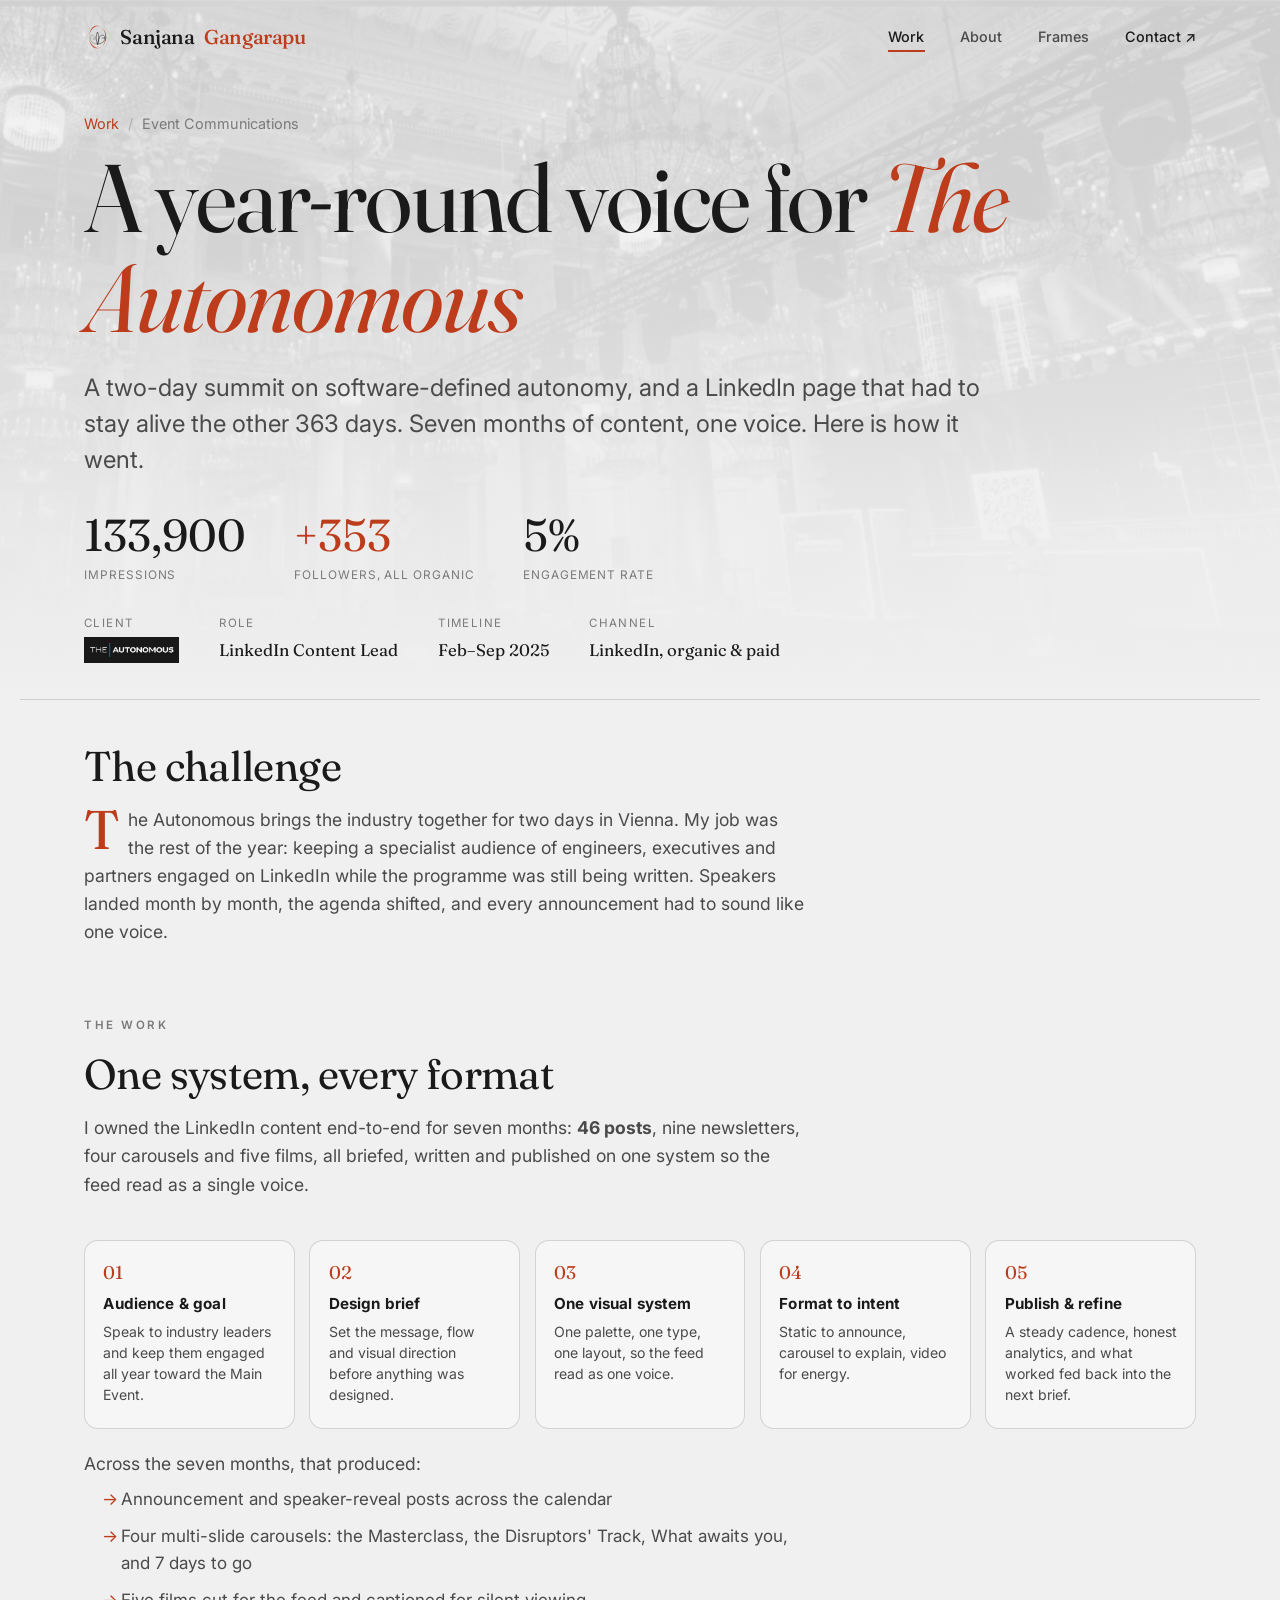
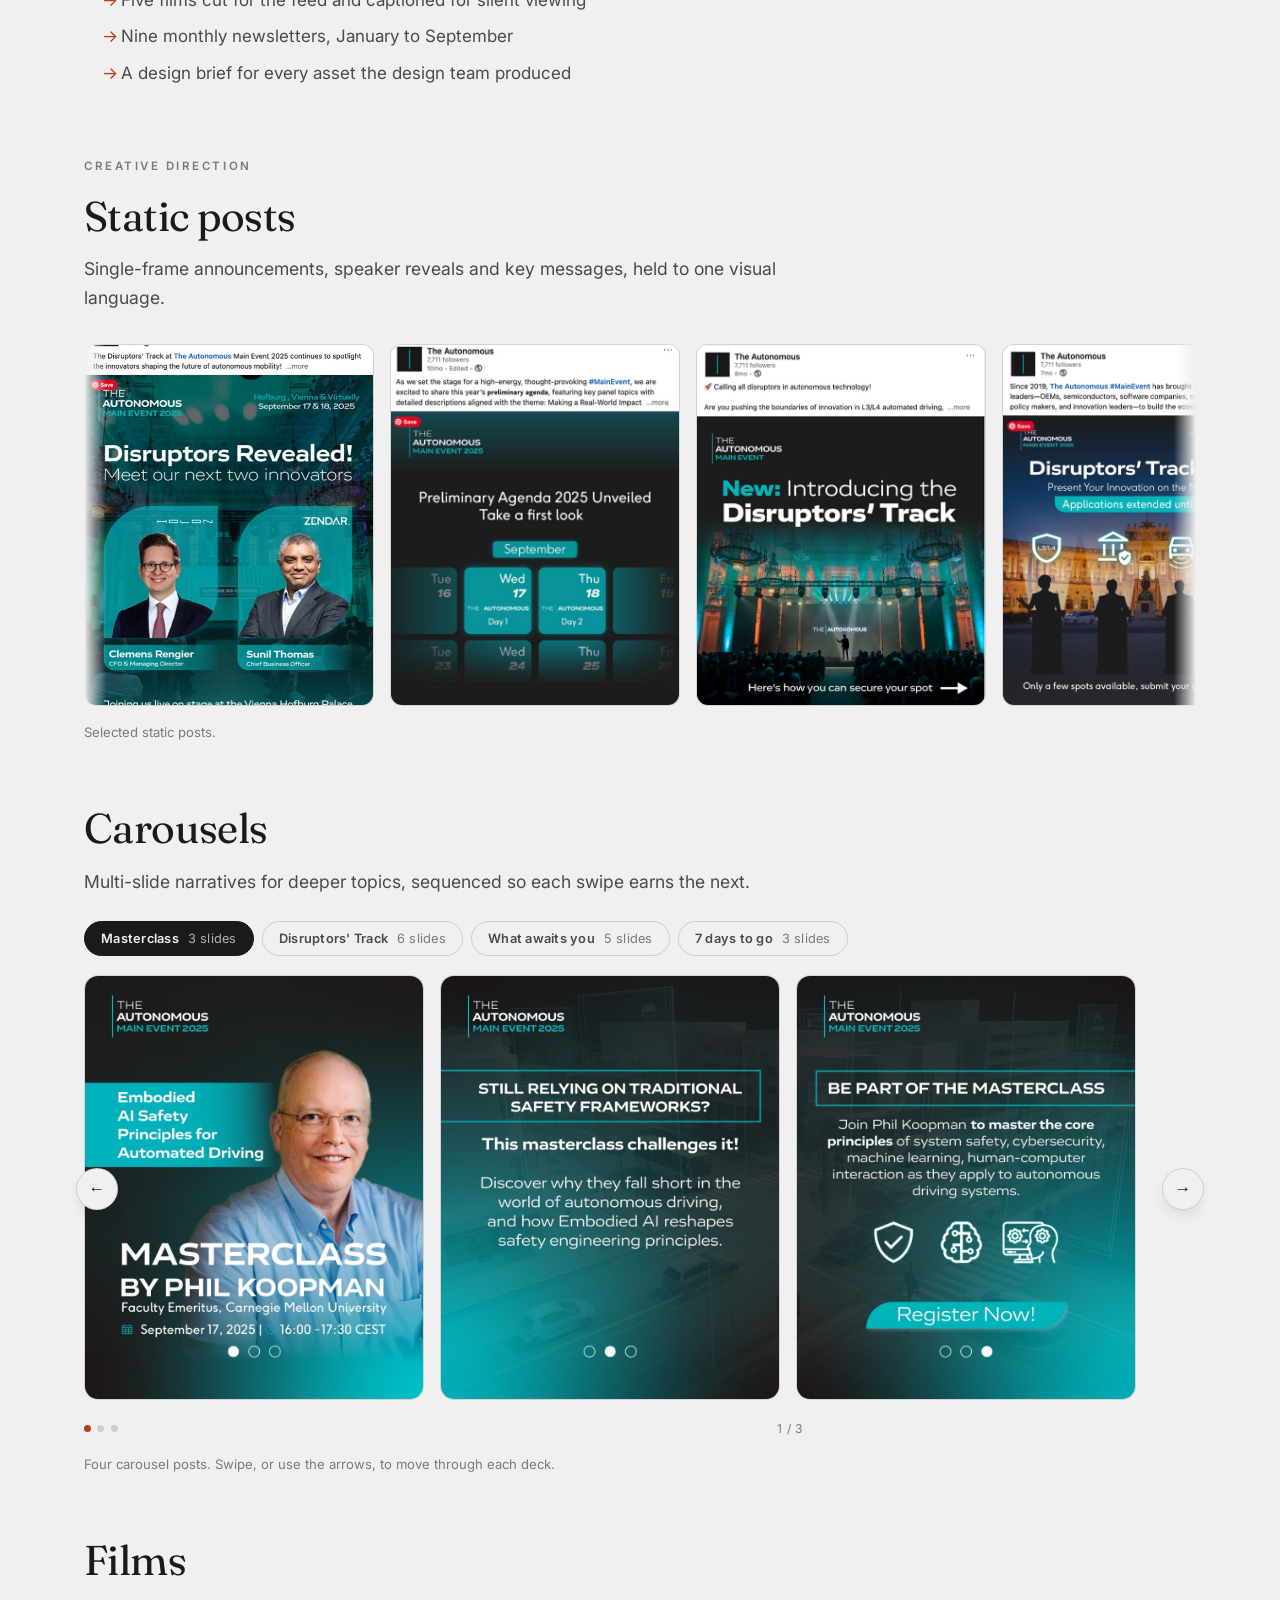
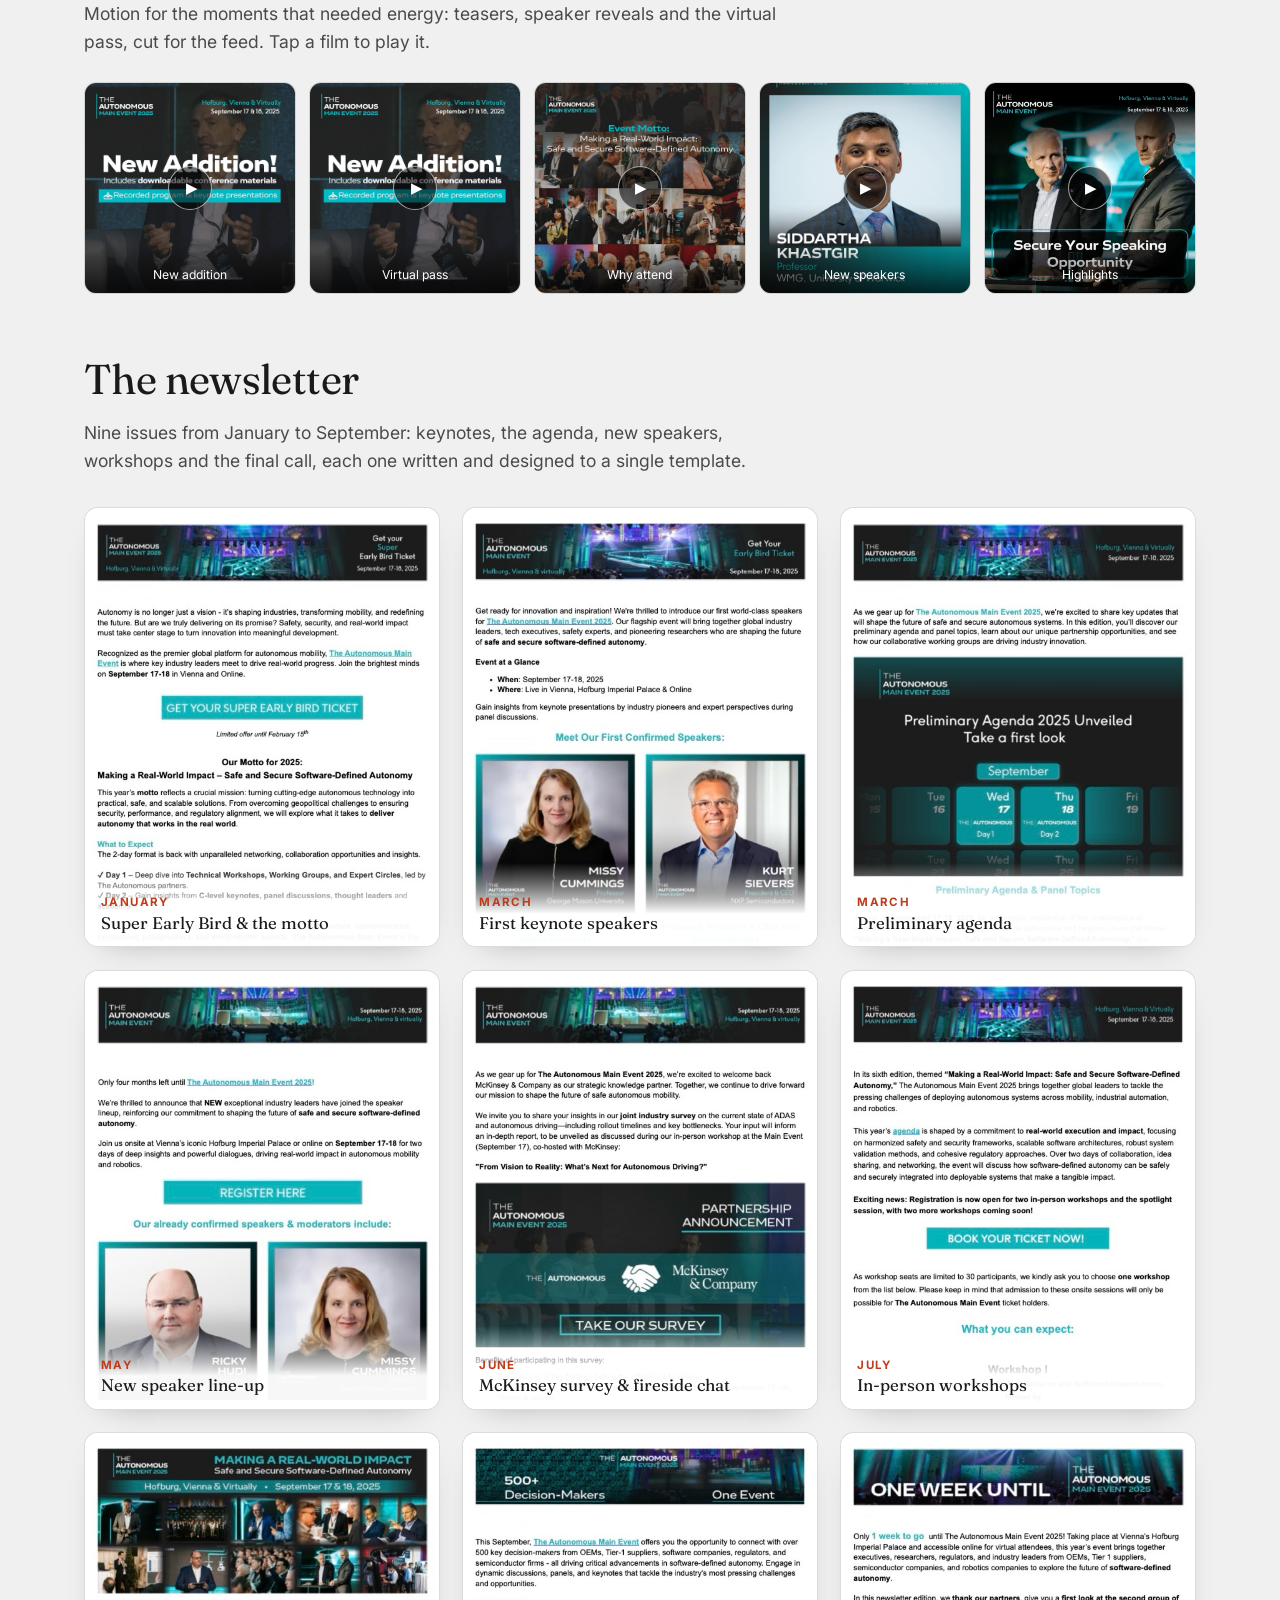
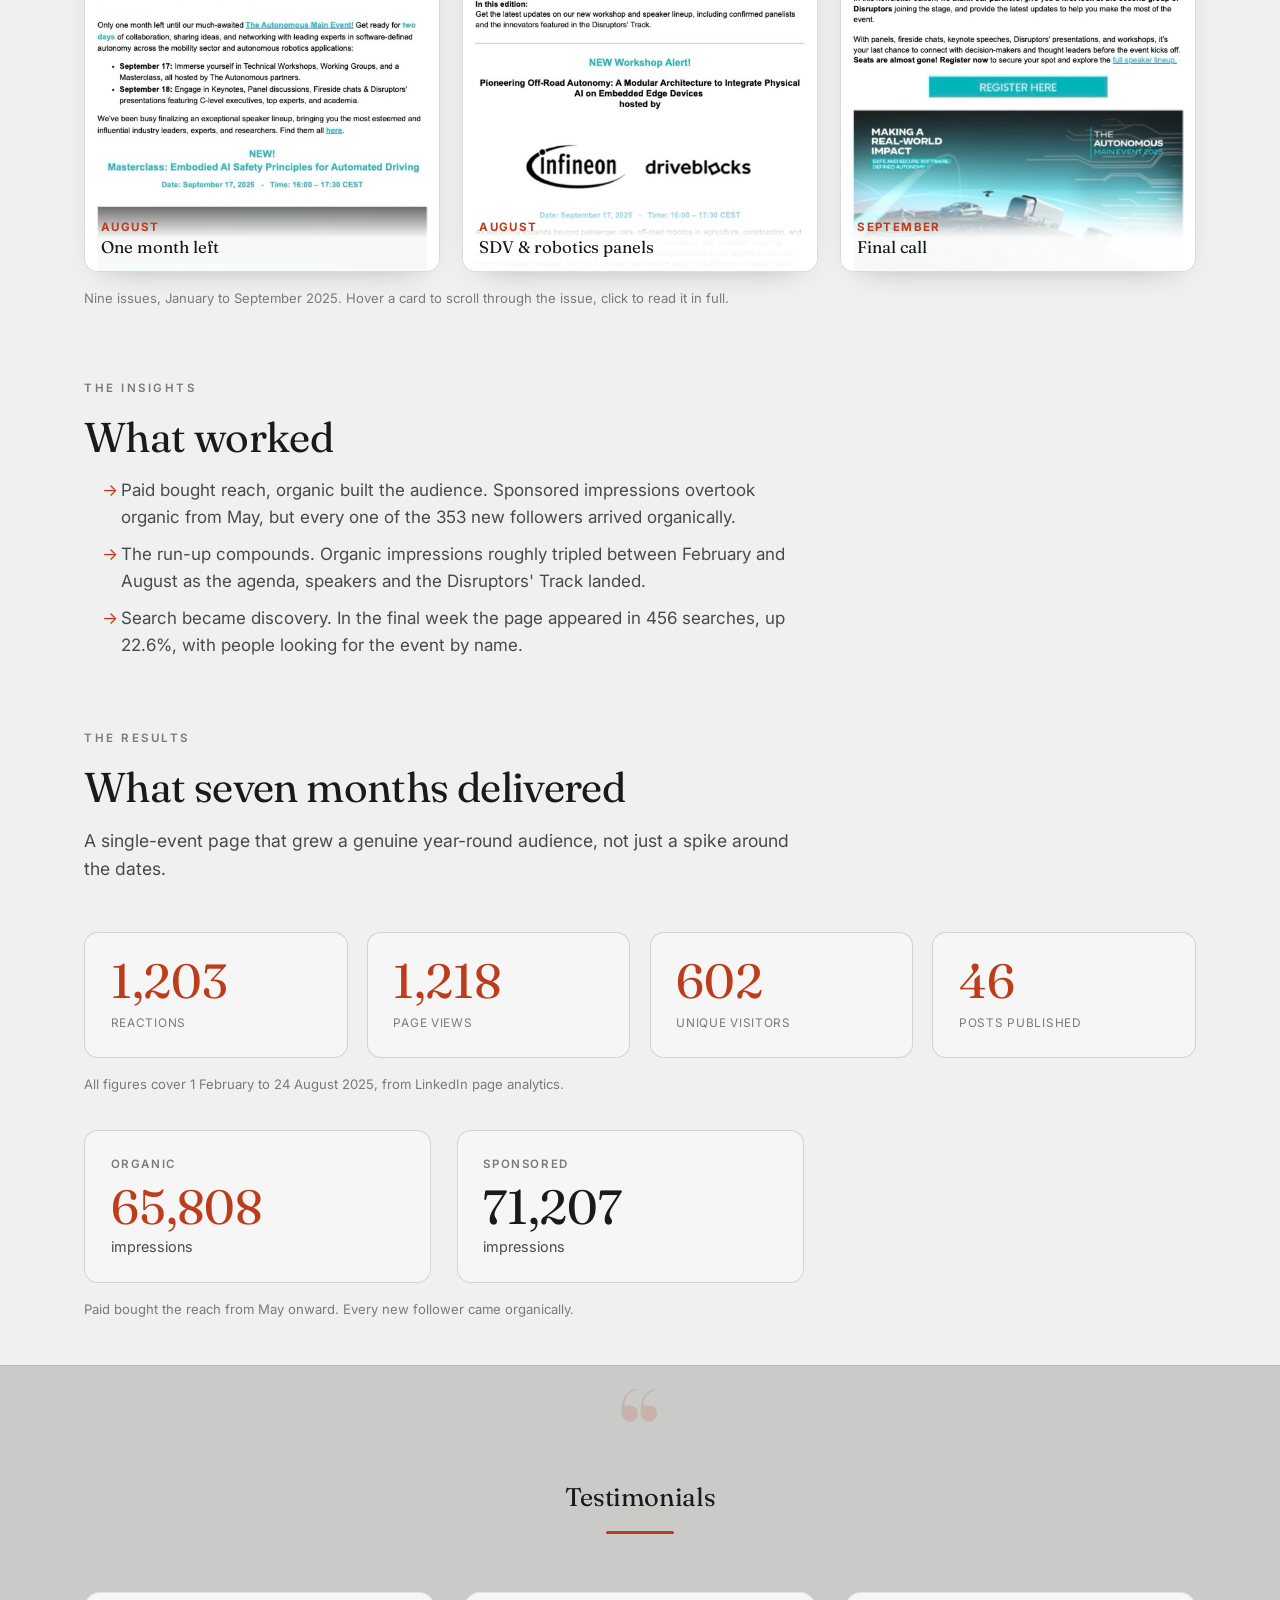
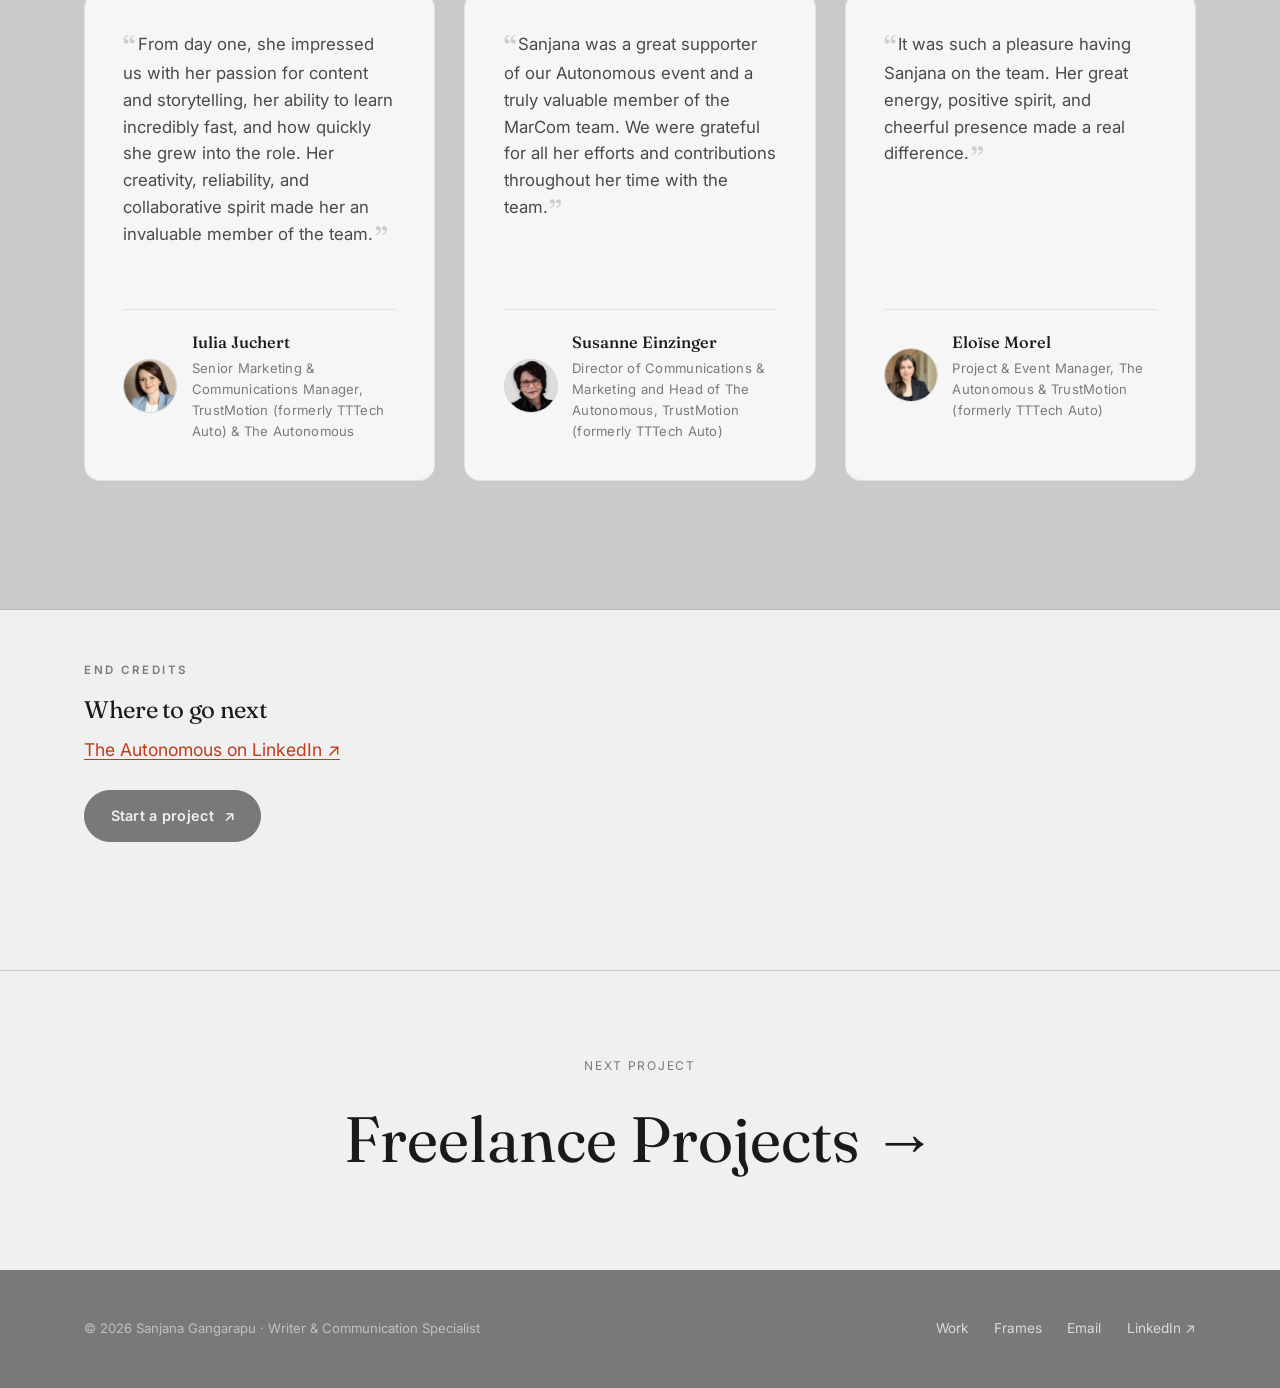
<file: work/the-autonomous.html>
<!DOCTYPE html>
<html lang="en">
<head>
  <meta charset="UTF-8" />
  <meta name="viewport" content="width=device-width, initial-scale=1.0" />
  <title>The Autonomous · Event Communications · Sanjana Gangarapu</title>
  <meta name="description" content="Seven months of year-round LinkedIn content for The Autonomous, an international summit on software-defined autonomy: strategy, briefs, statics, carousels, films and a monthly newsletter." />
  <link rel="canonical" href="https://sanjanagangarapu.com/work/the-autonomous.html" />
  <meta property="og:type" content="website" />
  <meta property="og:site_name" content="Sanjana Gangarapu" />
  <meta property="og:title" content="The Autonomous · Event Communications · Sanjana Gangarapu" />
  <meta property="og:description" content="Seven months of year-round LinkedIn content for The Autonomous: strategy, briefs, statics, carousels, films and a monthly newsletter." />
  <meta property="og:url" content="https://sanjanagangarapu.com/work/the-autonomous.html" />
  <meta property="og:image" content="https://sanjanagangarapu.com/assets/og-cover.jpg" />
  <meta property="og:image:width" content="1200" />
  <meta property="og:image:height" content="630" />
  <meta name="twitter:card" content="summary_large_image" />
  <meta name="twitter:title" content="The Autonomous · Event Communications · Sanjana Gangarapu" />
  <meta name="twitter:description" content="Seven months of year-round LinkedIn content for The Autonomous: strategy, briefs, statics, carousels, films and a monthly newsletter." />
  <meta name="twitter:image" content="https://sanjanagangarapu.com/assets/og-cover.jpg" />
  <link rel="preconnect" href="https://fonts.googleapis.com" />
  <link rel="preconnect" href="https://fonts.gstatic.com" crossorigin />
  <link href="https://fonts.googleapis.com/css2?family=Fraunces:ital,opsz,wght@0,9..144,300..600;1,9..144,300..600&family=Inter:wght@400;500;600;700&display=swap" rel="stylesheet" />
  <link rel="icon" type="image/png" sizes="32x32" href="/favicon-32.png" />
  <link rel="icon" type="image/png" sizes="16x16" href="/favicon-16.png" />
  <link rel="apple-touch-icon" sizes="180x180" href="/apple-touch-icon.png" />
  <link rel="stylesheet" href="../css/style.css" />
  <style>
    /* hero stat strip */
    .dpdp-herostats { display:flex; flex-wrap:wrap; gap:clamp(1.2rem,4vw,3rem); margin-top:2.2rem; }
    .dpdp-herostats .s .n { font-family:var(--serif); font-size:clamp(1.8rem,4.5vw,2.8rem); line-height:1; color:var(--ink); }
    .dpdp-herostats .s .n em { color:var(--accent); font-style:normal; }
    .dpdp-herostats .s .l { font-size:.74rem; letter-spacing:.08em; text-transform:uppercase; color:var(--ink-faint); margin-top:.5rem; }
    /* one shared left edge, tighter gaps, one box language */
    .section .prose { margin-inline:0; }
    .article-hero.photo { padding-bottom:clamp(1.5rem,3vw,2.2rem); }
    .article-hero + .section { padding-top:clamp(2rem,3.5vw,2.8rem); padding-bottom:clamp(2rem,3.5vw,2.8rem); }
    .testimonials { margin-top:0; padding-top:clamp(2rem,3.5vw,2.8rem); }
    .testimonials + .section { padding-top:clamp(2rem,3.5vw,2.8rem); }
    .strategy-map .stage::after { display:none; }
    .strategy-map .stage { border-radius:14px; background:var(--card); border:1px solid var(--line); }
    .metrics { background:transparent; border:0; gap:clamp(.8rem,2vw,1.2rem); margin-bottom:0; }
    .metric { background:var(--card); border:1px solid var(--line); border-radius:14px; text-align:left; padding:1.5rem 1.6rem; }
    .metric .n { font-size:clamp(2.2rem,5.5vw,3rem); }
    .dpdp-split { display:grid; grid-template-columns:1fr 1fr; gap:clamp(1rem,3vw,1.6rem); max-width:720px; margin:2.2rem 0 0; }
    @media (max-width:560px){ .dpdp-split { grid-template-columns:1fr; } }
    .dpdp-panel { border:1px solid var(--line); border-radius:14px; padding:1.5rem 1.6rem; background:var(--card); }
    .dpdp-panel .lbl { font-size:.72rem; letter-spacing:.14em; text-transform:uppercase; color:var(--ink-faint); font-weight:600; }
    .dpdp-panel .big { font-family:var(--serif); font-size:clamp(2.2rem,5.5vw,3rem); color:var(--ink); line-height:1; margin:.55rem 0 .3rem; }
    .dpdp-panel .sub { font-size:.9rem; color:var(--ink-soft); }
    .dpdp-panel.hi .big { color:var(--accent); }
    .dpdp-note { font-size:.82rem; color:var(--ink-faint); text-align:left; margin-top:1rem; max-width:720px; margin-inline:0; }
    /* auto-scrolling strips (static posts, newsletter covers) */
    .dpdp-marquee { position:relative; width:100%; overflow:hidden; margin-top:clamp(1.4rem,3vw,2rem); margin-bottom:0;
      -webkit-mask-image:linear-gradient(90deg,transparent,#000 2%,#000 98%,transparent);
      mask-image:linear-gradient(90deg,transparent,#000 2%,#000 98%,transparent); }
    .dpdp-track { display:flex; gap:1rem; width:max-content; animation:dpdp-scroll 55s linear infinite; }
    .dpdp-marquee:hover .dpdp-track { animation-play-state:paused; }
    .dpdp-slide { flex:0 0 auto; width:clamp(200px,25vw,290px); border:1px solid var(--line); border-radius:12px; overflow:hidden; background:var(--card); }
    .dpdp-slide img { display:block; width:100%; aspect-ratio:4/5; object-fit:cover; transition:transform .5s ease; }
    /* newsletter: one card per issue; hover scrolls the whole issue, click opens it in the lightbox */
    .nl-grid { display:grid; grid-template-columns:repeat(3,1fr); gap:1.4rem; margin-top:clamp(1.4rem,3vw,2rem); }
    @media (max-width:820px){ .nl-grid { grid-template-columns:repeat(2,1fr); } }
    @media (max-width:520px){ .nl-grid { grid-template-columns:1fr; gap:1rem; } }
    .nl-card { position:relative; display:block; width:100%; height:440px; padding:0; margin:0; border:1px solid var(--line); border-radius:14px; overflow:hidden; background:#fff; cursor:zoom-in; text-align:left; box-shadow:0 12px 32px -22px rgba(0,0,0,.4); transition:box-shadow .3s ease; }
    @media (max-width:520px){ .nl-card { height:380px; } }
    .nl-card:hover { box-shadow:0 18px 40px -22px rgba(0,0,0,.5); }
    .nl-card img { display:block; width:100%; height:auto; transition:transform 12s linear; }
    .nl-card:hover img { transform:translateY(calc(-100% + 440px)); }
    @media (max-width:520px){ .nl-card:hover img { transform:translateY(calc(-100% + 380px)); } }
    @media (prefers-reduced-motion:reduce){ .nl-card:hover img { transform:none; } }
    .nl-card .lbl { position:absolute; left:0; right:0; bottom:0; padding:2rem 1rem .85rem; background:linear-gradient(to top, rgba(255,255,255,.97) 40%, rgba(255,255,255,0)); font-family:var(--sans); pointer-events:none; }
    .nl-card .lbl b { display:block; font-size:.72rem; letter-spacing:.12em; text-transform:uppercase; color:var(--accent); font-weight:700; }
    .nl-card .lbl span { display:block; font-family:var(--serif); font-size:1.05rem; color:var(--ink); margin-top:.2rem; }
    /* tall issues scroll inside the lightbox instead of being shrunk to fit */
    .dpdp-lb-stage.tall { max-height:88vh; overflow-y:auto; overscroll-behavior:contain; align-items:flex-start; border-radius:12px; scrollbar-width:thin; }
    .dpdp-lb-stage.tall img { max-height:none; width:min(92vw,640px); border-radius:0; background:#fff; }
    .dpdp-slide:hover img { transform:scale(1.06); }
    @keyframes dpdp-scroll { from { transform:translateX(0); } to { transform:translateX(-50%); } }
    @media (prefers-reduced-motion:reduce) { .dpdp-track { animation:none; } .dpdp-marquee { overflow-x:auto; } }
    /* carousel decks */
    .dpdp-show { margin-top:1.6rem; }
    .dpdp-tabs { display:flex; flex-wrap:wrap; gap:.5rem; margin-bottom:1rem; }
    .dpdp-tab { font-family:var(--sans); font-size:.8rem; font-weight:600; letter-spacing:.02em; padding:.55rem 1rem; border-radius:100px; border:1px solid var(--line); background:transparent; color:var(--ink-soft); cursor:pointer; transition:background .2s, color .2s; }
    .dpdp-tab span { font-weight:400; color:var(--ink-faint); margin-left:.35rem; }
    .dpdp-tab:hover { border-color:var(--ink); color:var(--ink); }
    .dpdp-tab.is-on { background:var(--ink); color:var(--paper); border-color:var(--ink); }
    .dpdp-tab.is-on span { color:rgba(239,240,239,.7); }
    .dpdp-deck[hidden] { display:none; }
    .dpdp-stage { position:relative; }
    .dpdp-slides { display:flex; gap:1rem; overflow-x:auto; scroll-snap-type:x mandatory; scrollbar-width:none; padding:.2rem 0 .4rem; -webkit-overflow-scrolling:touch; }
    .dpdp-slides::-webkit-scrollbar { display:none; }
    .dpdp-s { flex:0 0 clamp(220px,32%,340px); scroll-snap-align:start; margin:0; border:1px solid var(--line); border-radius:14px; overflow:hidden; background:var(--card); }
    .dpdp-s img { display:block; width:100%; aspect-ratio:4/5; object-fit:cover; }
    .dpdp-deck[data-ar="1"] .dpdp-s img { aspect-ratio:1/1; }
    .dpdp-arrow { position:absolute; top:50%; transform:translateY(-50%); width:42px; height:42px; border-radius:50%; border:1px solid var(--line); background:var(--paper); color:var(--ink); cursor:pointer; display:grid; place-items:center; font-size:1.05rem; box-shadow:0 8px 20px -12px rgba(0,0,0,.45); transition:background .2s, color .2s; }
    .dpdp-arrow.prev { left:-.5rem; } .dpdp-arrow.next { right:-.5rem; }
    .dpdp-arrow:hover { background:var(--ink); color:var(--paper); border-color:var(--ink); }
    .dpdp-meta { display:flex; align-items:center; justify-content:space-between; margin-top:.8rem; max-width:720px; }
    .dpdp-dots { display:flex; gap:.4rem; }
    .dpdp-dots i { width:7px; height:7px; border-radius:50%; background:var(--line); display:block; transition:background .2s; }
    .dpdp-dots i.is-on { background:var(--accent); }
    .dpdp-count { font-family:var(--sans); font-size:.76rem; letter-spacing:.06em; color:var(--ink-faint); }
    @media (max-width:560px){ .dpdp-s { flex-basis:78%; } .dpdp-arrow { display:none; } }
    /* films: poster tiles that play in the lightbox */
    .films { display:grid; grid-template-columns:repeat(5,1fr); gap:.8rem; margin-top:1.6rem; }
    @media (max-width:820px){ .films { grid-template-columns:repeat(3,1fr); } }
    @media (max-width:520px){ .films { grid-template-columns:repeat(2,1fr); } }
    .dpdp-tile { position:relative; display:block; padding:0; margin:0; border:1px solid var(--line); border-radius:12px; overflow:hidden; background:var(--card); cursor:zoom-in; transition:transform .25s ease, box-shadow .25s ease; aspect-ratio:1/1; }
    .dpdp-tile img { display:block; width:100%; height:100%; object-fit:cover; }
    .dpdp-tile:hover { transform:translateY(-3px) scale(1.02); box-shadow:0 14px 28px -16px rgba(0,0,0,.45); z-index:1; }
    .dpdp-tile .play { position:absolute; left:50%; top:50%; transform:translate(-50%,-50%); width:44px; height:44px; border-radius:50%; background:rgba(0,0,0,.55); color:#fff; display:grid; place-items:center; font-size:.95rem; padding-left:3px; border:1px solid rgba(255,255,255,.6); pointer-events:none; }
    .dpdp-tile .cap { position:absolute; left:0; right:0; bottom:0; padding:1.4rem .8rem .7rem; font-family:var(--sans); font-size:.76rem; color:#fff; background:linear-gradient(to top, rgba(0,0,0,.72), rgba(0,0,0,0)); pointer-events:none; }
    .dpdp-lb { position:fixed; inset:0; z-index:200; background:rgba(18,18,18,.9); backdrop-filter:blur(6px); -webkit-backdrop-filter:blur(6px); display:flex; align-items:center; justify-content:center; padding:2rem; }
    .dpdp-lb[hidden] { display:none; }
    .dpdp-lb-stage { max-width:min(92vw,900px); max-height:82vh; display:flex; align-items:center; justify-content:center; }
    .dpdp-lb-stage img, .dpdp-lb-stage video { max-width:100%; max-height:82vh; border-radius:12px; box-shadow:0 30px 80px -30px rgba(0,0,0,.8); background:#000; }
    .dpdp-lb-cap { position:absolute; bottom:1.4rem; left:50%; transform:translateX(-50%); color:rgba(239,240,239,.85); font-family:var(--sans); font-size:.82rem; letter-spacing:.04em; text-align:center; white-space:nowrap; }
    .dpdp-lb-close, .dpdp-lb-nav { position:absolute; width:44px; height:44px; border-radius:50%; border:1px solid rgba(255,255,255,.35); background:rgba(255,255,255,.08); color:#fff; cursor:pointer; display:grid; place-items:center; font-size:1.1rem; transition:background .2s; }
    .dpdp-lb-close { top:1.2rem; right:1.2rem; }
    .dpdp-lb-nav.prev { left:1.2rem; top:50%; transform:translateY(-50%); }
    .dpdp-lb-nav.next { right:1.2rem; top:50%; transform:translateY(-50%); }
    .dpdp-lb-close:hover, .dpdp-lb-nav:hover { background:rgba(255,255,255,.2); }
    @media (max-width:560px){ .dpdp-lb { padding:1rem; } .dpdp-lb-nav { display:none; } .dpdp-lb-cap { white-space:normal; width:90vw; } }
    body.dpdp-lb-open { overflow:hidden; }
    /* testimonial people */
    .tst-person { display:flex; align-items:center; gap:.9rem; }
    .tst-avatar { width:54px; height:54px; border-radius:50%; object-fit:cover; flex:none; border:1px solid var(--line); }
    .tst-meta { display:flex; flex-direction:column; gap:.15rem; }
    /* align the three name bars to one line: the quote row and the name row share heights across cards,
       so a shorter role leaves space below its name rather than sitting lower */
    @media (min-width:721px){
      .tst-grid.three { grid-template-rows:auto auto; }
      .tst-card { display:grid; grid-template-rows:subgrid; grid-row:span 2; align-content:start; }
      .tst-card figcaption { margin-top:0; align-self:start; }
    }
  </style>
</head>
<body>

  <header class="site-header">
    <nav class="nav wrap" aria-label="Primary">
      <a href="../index.html" class="brand"><img class="brand-mark" src="../assets/logo.svg" alt="" aria-hidden="true" />Sanjana <b>Gangarapu</b></a>
      <button class="nav-toggle" aria-label="Menu" aria-expanded="false"><span></span><span></span></button>
      <ul class="nav-links">
        <li><a href="../index.html#work" class="active">Work</a></li>
        <li><a href="../index.html#about">About</a></li>
        <li><a href="../frames.html">Frames</a></li>
        <li><a href="../index.html#contact" class="nav-cta">Contact&nbsp;↗</a></li>
      </ul>
    </nav>
  </header>

  <main>
    <section class="article-hero wrap photo" style="--hero-img:url('../assets/images/work/autonomous-venue.jpg');--hero-op:0.32">
      <nav class="crumb" aria-label="Breadcrumb"><a href="../index.html#work">Work</a><span class="sep">/</span><span>Event Communications</span></nav>
      <h1>A year-round voice for <em>The Autonomous</em></h1>
      <p class="lead" style="max-width:60ch;">
        A two-day summit on software-defined autonomy, and a LinkedIn page that had to stay alive the other
        363 days. Seven months of content, one voice. Here is how it went.
      </p>
      <div class="dpdp-herostats">
        <div class="s"><div class="n">133,900</div><div class="l">Impressions</div></div>
        <div class="s"><div class="n"><em>+353</em></div><div class="l">Followers, all organic</div></div>
        <div class="s"><div class="n">5%</div><div class="l">Engagement rate</div></div>
      </div>
      <div class="article-meta">
        <div class="item"><div class="k">Client</div><div class="v"><img class="brandmark" src="../assets/images/logos/the-autonomous.png" alt="The Autonomous" /></div></div>
        <div class="item"><div class="k">Role</div><div class="v">LinkedIn Content Lead</div></div>
        <div class="item"><div class="k">Timeline</div><div class="v">Feb–Sep 2025</div></div>
        <div class="item"><div class="k">Channel</div><div class="v">LinkedIn, organic &amp; paid</div></div>
      </div>
    </section>

    <section class="section wrap">
      <div class="prose" id="challenge">
        <h2 style="margin-top:0;">The challenge</h2>
        <p>
          <span class="drop">T</span>he Autonomous brings the industry together for two days in Vienna. My job
          was the rest of the year: keeping a specialist audience of engineers, executives and partners
          engaged on LinkedIn while the programme was still being written. Speakers landed month by month,
          the agenda shifted, and every announcement had to sound like one voice.
        </p>
      </div>

      <div class="prose" id="work" style="margin-top:clamp(2.5rem,6vw,4rem);">
        <span class="eyebrow">The work</span>
        <h2 style="margin-top:1rem;">One system, every format</h2>
        <p>
          I owned the LinkedIn content end-to-end for seven months: <strong>46 posts</strong>, nine
          newsletters, four carousels and five films, all briefed, written and published on one system so
          the feed read as a single voice.
        </p>
      </div>
      <ol class="strategy-map">
        <li class="stage"><span class="s-num">01</span><h3>Audience &amp; goal</h3><p>Speak to industry leaders and keep them engaged all year toward the Main Event.</p></li>
        <li class="stage"><span class="s-num">02</span><h3>Design brief</h3><p>Set the message, flow and visual direction before anything was designed.</p></li>
        <li class="stage"><span class="s-num">03</span><h3>One visual system</h3><p>One palette, one type, one layout, so the feed read as one voice.</p></li>
        <li class="stage"><span class="s-num">04</span><h3>Format to intent</h3><p>Static to announce, carousel to explain, video for energy.</p></li>
        <li class="stage"><span class="s-num">05</span><h3>Publish &amp; refine</h3><p>A steady cadence, honest analytics, and what worked fed back into the next brief.</p></li>
      </ol>
      <div class="prose">
        <p style="margin-bottom:.5rem;">Across the seven months, that produced:</p>
        <ul class="bullets">
          <li>Announcement and speaker-reveal posts across the calendar</li>
          <li>Four multi-slide carousels: the Masterclass, the Disruptors' Track, What awaits you, and 7 days to go</li>
          <li>Five films cut for the feed and captioned for silent viewing</li>
          <li>Nine monthly newsletters, January to September</li>
          <li>A design brief for every asset the design team produced</li>
        </ul>
      </div>

      <div class="prose" id="creative" style="margin-top:clamp(2.5rem,6vw,4rem);">
        <span class="eyebrow">Creative direction</span>
        <h2 style="margin-top:1rem;">Static posts</h2>
        <p>Single-frame announcements, speaker reveals and key messages, held to one visual language.</p>
      </div>
      <div class="dpdp-marquee" aria-label="Static posts">
        <div class="dpdp-track">
          <div class="dpdp-slide"><img src="../assets/images/work/autonomous-static-1.jpg" alt="LinkedIn post, 'Disruptors Revealed! Meet our next two innovators.'" loading="lazy" /></div>
          <div class="dpdp-slide"><img src="../assets/images/work/autonomous-static-2.jpg" alt="LinkedIn post, 'Preliminary Agenda 2025 Unveiled.'" loading="lazy" /></div>
          <div class="dpdp-slide"><img src="../assets/images/work/autonomous-static-3.jpg" alt="LinkedIn post, 'Introducing the Disruptors' Track.'" loading="lazy" /></div>
          <div class="dpdp-slide"><img src="../assets/images/work/autonomous-static-4.jpg" alt="LinkedIn post, 'Disruptors' Track 2025, present your innovation on the main stage.'" loading="lazy" /></div>
          <div class="dpdp-slide"><img src="../assets/images/work/autonomous-static-5.jpg" alt="LinkedIn post, 'Super Early Bird tickets until February 15th.'" loading="lazy" /></div>
          <div class="dpdp-slide"><img src="../assets/images/work/autonomous-static-6.jpg" alt="LinkedIn post, 'Subscribe to our monthly newsletter.'" loading="lazy" /></div>
          <div class="dpdp-slide" aria-hidden="true"><img src="../assets/images/work/autonomous-static-1.jpg" alt="" loading="lazy" /></div>
          <div class="dpdp-slide" aria-hidden="true"><img src="../assets/images/work/autonomous-static-2.jpg" alt="" loading="lazy" /></div>
          <div class="dpdp-slide" aria-hidden="true"><img src="../assets/images/work/autonomous-static-3.jpg" alt="" loading="lazy" /></div>
          <div class="dpdp-slide" aria-hidden="true"><img src="../assets/images/work/autonomous-static-4.jpg" alt="" loading="lazy" /></div>
          <div class="dpdp-slide" aria-hidden="true"><img src="../assets/images/work/autonomous-static-5.jpg" alt="" loading="lazy" /></div>
          <div class="dpdp-slide" aria-hidden="true"><img src="../assets/images/work/autonomous-static-6.jpg" alt="" loading="lazy" /></div>
        </div>
      </div>
      <p class="dpdp-note">Selected static posts.</p>

      <div class="prose" style="margin-top:clamp(2.5rem,6vw,4rem);">
        <h2>Carousels</h2>
        <p>Multi-slide narratives for deeper topics, sequenced so each swipe earns the next.</p>
      </div>
      <div class="dpdp-show" id="carousels">
        <div class="dpdp-tabs" role="tablist" aria-label="Carousel posts">
          <button class="dpdp-tab is-on" type="button" role="tab" aria-selected="true" data-deck="masterclass">Masterclass <span>3 slides</span></button>
          <button class="dpdp-tab" type="button" role="tab" aria-selected="false" data-deck="disruptors">Disruptors' Track <span>6 slides</span></button>
          <button class="dpdp-tab" type="button" role="tab" aria-selected="false" data-deck="awaits">What awaits you <span>5 slides</span></button>
          <button class="dpdp-tab" type="button" role="tab" aria-selected="false" data-deck="sevendays">7 days to go <span>3 slides</span></button>
        </div>
        <div class="dpdp-deck" data-deck="masterclass">
          <div class="dpdp-stage">
            <div class="dpdp-slides">
              <figure class="dpdp-s"><img src="../assets/images/work/autonomous/carousel/masterclass-01.jpg" alt="Masterclass by Phil Koopman, slide 1 of 3" loading="lazy" /></figure>
              <figure class="dpdp-s"><img src="../assets/images/work/autonomous/carousel/masterclass-02.jpg" alt="Masterclass by Phil Koopman, slide 2 of 3" loading="lazy" /></figure>
              <figure class="dpdp-s"><img src="../assets/images/work/autonomous/carousel/masterclass-03.jpg" alt="Masterclass by Phil Koopman, slide 3 of 3" loading="lazy" /></figure>
            </div>
            <button class="dpdp-arrow prev" type="button" aria-label="Previous slide">←</button>
            <button class="dpdp-arrow next" type="button" aria-label="Next slide">→</button>
          </div>
          <div class="dpdp-meta"><div class="dpdp-dots" aria-hidden="true"></div><div class="dpdp-count"></div></div>
        </div>
        <div class="dpdp-deck" data-deck="disruptors" data-ar="1" hidden>
          <div class="dpdp-stage">
            <div class="dpdp-slides">
              <figure class="dpdp-s"><img src="../assets/images/work/autonomous/carousel/disruptors-01.jpg" alt="Disruptors' Track carousel, slide 1 of 6" loading="lazy" /></figure>
              <figure class="dpdp-s"><img src="../assets/images/work/autonomous/carousel/disruptors-02.jpg" alt="Disruptors' Track carousel, slide 2 of 6" loading="lazy" /></figure>
              <figure class="dpdp-s"><img src="../assets/images/work/autonomous/carousel/disruptors-03.jpg" alt="Disruptors' Track carousel, slide 3 of 6" loading="lazy" /></figure>
              <figure class="dpdp-s"><img src="../assets/images/work/autonomous/carousel/disruptors-04.jpg" alt="Disruptors' Track carousel, slide 4 of 6" loading="lazy" /></figure>
              <figure class="dpdp-s"><img src="../assets/images/work/autonomous/carousel/disruptors-05.jpg" alt="Disruptors' Track carousel, slide 5 of 6" loading="lazy" /></figure>
              <figure class="dpdp-s"><img src="../assets/images/work/autonomous/carousel/disruptors-06.jpg" alt="Disruptors' Track carousel, slide 6 of 6" loading="lazy" /></figure>
            </div>
            <button class="dpdp-arrow prev" type="button" aria-label="Previous slide">←</button>
            <button class="dpdp-arrow next" type="button" aria-label="Next slide">→</button>
          </div>
          <div class="dpdp-meta"><div class="dpdp-dots" aria-hidden="true"></div><div class="dpdp-count"></div></div>
        </div>
        <div class="dpdp-deck" data-deck="awaits" data-ar="1" hidden>
          <div class="dpdp-stage">
            <div class="dpdp-slides">
              <figure class="dpdp-s"><img src="../assets/images/work/autonomous/carousel/awaits-01.jpg" alt="What awaits you at the Main Event, slide 1 of 5" loading="lazy" /></figure>
              <figure class="dpdp-s"><img src="../assets/images/work/autonomous/carousel/awaits-02.jpg" alt="What awaits you at the Main Event, slide 2 of 5" loading="lazy" /></figure>
              <figure class="dpdp-s"><img src="../assets/images/work/autonomous/carousel/awaits-03.jpg" alt="What awaits you at the Main Event, slide 3 of 5" loading="lazy" /></figure>
              <figure class="dpdp-s"><img src="../assets/images/work/autonomous/carousel/awaits-04.jpg" alt="What awaits you at the Main Event, slide 4 of 5" loading="lazy" /></figure>
              <figure class="dpdp-s"><img src="../assets/images/work/autonomous/carousel/awaits-05.jpg" alt="What awaits you at the Main Event, slide 5 of 5" loading="lazy" /></figure>
            </div>
            <button class="dpdp-arrow prev" type="button" aria-label="Previous slide">←</button>
            <button class="dpdp-arrow next" type="button" aria-label="Next slide">→</button>
          </div>
          <div class="dpdp-meta"><div class="dpdp-dots" aria-hidden="true"></div><div class="dpdp-count"></div></div>
        </div>
        <div class="dpdp-deck" data-deck="sevendays" hidden>
          <div class="dpdp-stage">
            <div class="dpdp-slides">
              <figure class="dpdp-s"><img src="../assets/images/work/autonomous/carousel/sevendays-01.jpg" alt="7 days until the Main Event, slide 1 of 3" loading="lazy" /></figure>
              <figure class="dpdp-s"><img src="../assets/images/work/autonomous/carousel/sevendays-02.jpg" alt="7 days until the Main Event, slide 2 of 3" loading="lazy" /></figure>
              <figure class="dpdp-s"><img src="../assets/images/work/autonomous/carousel/sevendays-03.jpg" alt="7 days until the Main Event, slide 3 of 3" loading="lazy" /></figure>
            </div>
            <button class="dpdp-arrow prev" type="button" aria-label="Previous slide">←</button>
            <button class="dpdp-arrow next" type="button" aria-label="Next slide">→</button>
          </div>
          <div class="dpdp-meta"><div class="dpdp-dots" aria-hidden="true"></div><div class="dpdp-count"></div></div>
        </div>
      </div>
      <p class="dpdp-note">Four carousel posts. Swipe, or use the arrows, to move through each deck.</p>

      <div class="prose" style="margin-top:clamp(2.5rem,6vw,4rem);">
        <h2>Films</h2>
        <p>Motion for the moments that needed energy: teasers, speaker reveals and the virtual pass, cut for the feed. Tap a film to play it.</p>
      </div>
      <div class="films">
        <button class="dpdp-tile" type="button" data-group="films" data-type="video" data-src="../assets/video/autonomous/new-addition.mp4" data-cap="New addition: downloadable conference materials"><img src="../assets/images/work/autonomous/video-new-addition.jpg" alt="Film, new addition: downloadable conference materials" loading="lazy" /><span class="play" aria-hidden="true">▶</span><span class="cap">New addition</span></button>
        <button class="dpdp-tile" type="button" data-group="films" data-type="video" data-src="../assets/video/autonomous/virtual-pass.mp4" data-cap="The virtual pass"><img src="../assets/images/work/autonomous/video-virtual-pass.jpg" alt="Film, the virtual pass announcement" loading="lazy" /><span class="play" aria-hidden="true">▶</span><span class="cap">Virtual pass</span></button>
        <button class="dpdp-tile" type="button" data-group="films" data-type="video" data-src="../assets/video/autonomous/benefits.mp4" data-cap="Benefits of attending"><img src="../assets/images/work/autonomous/video-benefits.jpg" alt="Film, benefits of attending" loading="lazy" /><span class="play" aria-hidden="true">▶</span><span class="cap">Why attend</span></button>
        <button class="dpdp-tile" type="button" data-group="films" data-type="video" data-src="../assets/video/autonomous/new-speakers.mp4" data-cap="New speakers, July"><img src="../assets/images/work/autonomous/video-new-speakers.jpg" alt="Film, new speakers announced in July" loading="lazy" /><span class="play" aria-hidden="true">▶</span><span class="cap">New speakers</span></button>
        <button class="dpdp-tile" type="button" data-group="films" data-type="video" data-src="../assets/video/autonomous/highlights.mp4" data-cap="Event highlights"><img src="../assets/images/work/autonomous/video-highlights.jpg" alt="Film, event highlights" loading="lazy" /><span class="play" aria-hidden="true">▶</span><span class="cap">Highlights</span></button>
      </div>

      <div class="prose" style="margin-top:clamp(2.5rem,6vw,4rem);">
        <h2>The newsletter</h2>
        <p>Nine issues from January to September: keynotes, the agenda, new speakers, workshops and the final call, each one written and designed to a single template.</p>
      </div>
      <div class="nl-grid" aria-label="Newsletter issues">
        <button class="nl-card" type="button" data-group="newsletter" data-type="tall" data-src="../assets/images/work/autonomous/newsletters/full/01-jan.jpg" data-cap="January 2025, Super Early Bird and the motto"><img src="../assets/images/work/autonomous/newsletters/full/01-jan.jpg" alt="January newsletter, Super Early Bird and the motto" loading="lazy" /><span class="lbl"><b>January</b><span>Super Early Bird &amp; the motto</span></span></button>
        <button class="nl-card" type="button" data-group="newsletter" data-type="tall" data-src="../assets/images/work/autonomous/newsletters/full/02-mar.jpg" data-cap="March 2025, first keynote speakers"><img src="../assets/images/work/autonomous/newsletters/full/02-mar.jpg" alt="March newsletter, first keynote speakers and the Disruptors' Track" loading="lazy" /><span class="lbl"><b>March</b><span>First keynote speakers</span></span></button>
        <button class="nl-card" type="button" data-group="newsletter" data-type="tall" data-src="../assets/images/work/autonomous/newsletters/full/03-mar.jpg" data-cap="March 2025, preliminary agenda"><img src="../assets/images/work/autonomous/newsletters/full/03-mar.jpg" alt="March newsletter, preliminary agenda" loading="lazy" /><span class="lbl"><b>March</b><span>Preliminary agenda</span></span></button>
        <button class="nl-card" type="button" data-group="newsletter" data-type="tall" data-src="../assets/images/work/autonomous/newsletters/full/04-may.jpg" data-cap="May 2025, new speaker line-up"><img src="../assets/images/work/autonomous/newsletters/full/04-may.jpg" alt="May newsletter, new speaker line-up" loading="lazy" /><span class="lbl"><b>May</b><span>New speaker line-up</span></span></button>
        <button class="nl-card" type="button" data-group="newsletter" data-type="tall" data-src="../assets/images/work/autonomous/newsletters/full/05-jun.jpg" data-cap="June 2025, McKinsey survey and fireside chat"><img src="../assets/images/work/autonomous/newsletters/full/05-jun.jpg" alt="June newsletter, McKinsey survey, panel and fireside chat" loading="lazy" /><span class="lbl"><b>June</b><span>McKinsey survey &amp; fireside chat</span></span></button>
        <button class="nl-card" type="button" data-group="newsletter" data-type="tall" data-src="../assets/images/work/autonomous/newsletters/full/06-jul.jpg" data-cap="July 2025, in-person workshops"><img src="../assets/images/work/autonomous/newsletters/full/06-jul.jpg" alt="July newsletter, in-person workshops" loading="lazy" /><span class="lbl"><b>July</b><span>In-person workshops</span></span></button>
        <button class="nl-card" type="button" data-group="newsletter" data-type="tall" data-src="../assets/images/work/autonomous/newsletters/full/07-aug.jpg" data-cap="August 2025, one month left"><img src="../assets/images/work/autonomous/newsletters/full/07-aug.jpg" alt="August newsletter, only one month left" loading="lazy" /><span class="lbl"><b>August</b><span>One month left</span></span></button>
        <button class="nl-card" type="button" data-group="newsletter" data-type="tall" data-src="../assets/images/work/autonomous/newsletters/full/08-aug.jpg" data-cap="August 2025, SDV and robotics panels"><img src="../assets/images/work/autonomous/newsletters/full/08-aug.jpg" alt="August newsletter, SDV and robotics panels" loading="lazy" /><span class="lbl"><b>August</b><span>SDV &amp; robotics panels</span></span></button>
        <button class="nl-card" type="button" data-group="newsletter" data-type="tall" data-src="../assets/images/work/autonomous/newsletters/full/09-sep.jpg" data-cap="September 2025, final call"><img src="../assets/images/work/autonomous/newsletters/full/09-sep.jpg" alt="September newsletter, final call" loading="lazy" /><span class="lbl"><b>September</b><span>Final call</span></span></button>
      </div>
      <p class="dpdp-note">Nine issues, January to September 2025. Hover a card to scroll through the issue, click to read it in full.</p>

      <div class="prose" id="insights" style="margin-top:clamp(2.5rem,6vw,4rem);">
        <span class="eyebrow">The insights</span>
        <h2 style="margin-top:1rem;">What worked</h2>
        <ul class="bullets">
          <li>Paid bought reach, organic built the audience. Sponsored impressions overtook organic from May, but every one of the 353 new followers arrived organically.</li>
          <li>The run-up compounds. Organic impressions roughly tripled between February and August as the agenda, speakers and the Disruptors' Track landed.</li>
          <li>Search became discovery. In the final week the page appeared in 456 searches, up 22.6%, with people looking for the event by name.</li>
        </ul>
      </div>

      <div class="prose" id="results" style="margin-top:clamp(2.5rem,6vw,4rem);">
        <span class="eyebrow">The results</span>
        <h2 style="margin-top:1rem;">What seven months delivered</h2>
        <p>A single-event page that grew a genuine year-round audience, not just a spike around the dates.</p>
      </div>
      <div class="metrics">
        <div class="metric"><div class="n">1,203</div><div class="l">Reactions</div></div>
        <div class="metric"><div class="n">1,218</div><div class="l">Page views</div></div>
        <div class="metric"><div class="n">602</div><div class="l">Unique visitors</div></div>
        <div class="metric"><div class="n">46</div><div class="l">Posts published</div></div>
      </div>
      <p class="dpdp-note">All figures cover 1 February to 24 August 2025, from LinkedIn page analytics.</p>
      <div class="dpdp-split">
        <div class="dpdp-panel hi"><div class="lbl">Organic</div><div class="big">65,808</div><div class="sub">impressions</div></div>
        <div class="dpdp-panel"><div class="lbl">Sponsored</div><div class="big">71,207</div><div class="sub">impressions</div></div>
      </div>
      <p class="dpdp-note">Paid bought the reach from May onward. Every new follower came organically.</p>
    </section>

    <!-- ============ Testimonials ============ -->
    <section class="testimonials" id="testimonials">
      <div class="wrap">
        <div class="tst-head">
          <span class="tst-mark" aria-hidden="true">“</span>
          <h2>Testimonials</h2>
          <span class="tst-rule" aria-hidden="true"></span>
        </div>
        <div class="tst-grid three">
          <figure class="tst-card">
            <blockquote>From day one, she impressed us with her passion for content and storytelling, her ability to learn incredibly fast, and how quickly she grew into the role. Her creativity, reliability, and collaborative spirit made her an invaluable member of the team.</blockquote>
            <figcaption>
              <div class="tst-person">
                <img class="tst-avatar" src="../assets/images/people/iulia-juchert.jpg" alt="Iulia Juchert" />
                <span class="tst-meta"><span class="n">Iulia Juchert</span><span class="r">Senior Marketing &amp; Communications Manager, TrustMotion (formerly TTTech Auto) &amp; The Autonomous</span></span>
              </div>
            </figcaption>
          </figure>
          <figure class="tst-card">
            <blockquote>Sanjana was a great supporter of our Autonomous event and a truly valuable member of the MarCom team. We were grateful for all her efforts and contributions throughout her time with the team.</blockquote>
            <figcaption>
              <div class="tst-person">
                <img class="tst-avatar" src="../assets/images/people/susanne-einzinger.jpg" alt="Susanne Einzinger" />
                <span class="tst-meta"><span class="n">Susanne Einzinger</span><span class="r">Director of Communications &amp; Marketing and Head of The Autonomous, TrustMotion (formerly TTTech Auto)</span></span>
              </div>
            </figcaption>
          </figure>
          <figure class="tst-card">
            <blockquote>It was such a pleasure having Sanjana on the team. Her great energy, positive spirit, and cheerful presence made a real difference.</blockquote>
            <figcaption>
              <div class="tst-person">
                <img class="tst-avatar" src="../assets/images/people/eloise-morel.jpg" alt="Eloïse Morel" />
                <span class="tst-meta"><span class="n">Eloïse Morel</span><span class="r">Project &amp; Event Manager, The Autonomous &amp; TrustMotion (formerly TTTech Auto)</span></span>
              </div>
            </figcaption>
          </figure>
        </div>
        <div class="tst-hint" aria-hidden="true">Swipe <span>→</span></div>
      </div>
    </section>

    <section class="section wrap">
      <div class="prose">
        <span class="eyebrow">End credits</span>
        <h3 style="margin-top:1rem;">Where to go next</h3>
        <p><a class="inline" href="https://www.linkedin.com/company/the-autonomous/" target="_blank" rel="noopener">The Autonomous on LinkedIn ↗</a></p>
        <div style="margin-top:1.6rem;"><a class="btn" href="../index.html#contact">Start a project <span class="arrow">↗</span></a></div>
      </div>
    </section>

    <div class="dpdp-lb" id="lightbox" hidden role="dialog" aria-modal="true" aria-label="Preview">
      <button class="dpdp-lb-close" type="button" aria-label="Close">×</button>
      <button class="dpdp-lb-nav prev" type="button" aria-label="Previous">←</button>
      <div class="dpdp-lb-stage"></div>
      <button class="dpdp-lb-nav next" type="button" aria-label="Next">→</button>
      <div class="dpdp-lb-cap"></div>
    </div>

    <nav class="next-proj">
      <div class="wrap">
        <span class="k">Next Project</span><br />
        <a href="freelance-projects.html">Freelance Projects →</a>
      </div>
    </nav>
  </main>

  <footer class="site-footer">
    <div class="wrap footer-inner">
      <span class="credit">© <span data-year>2026</span> Sanjana Gangarapu · Writer &amp; Communication Specialist</span>
      <div class="footer-links">
        <a href="../index.html#work">Work</a>
        <a href="../frames.html">Frames</a>
        <a href="mailto:sanjanasgangarapu@gmail.com">Email</a>
        <a href="https://www.linkedin.com/in/sanjana-gangarapu/" target="_blank" rel="noopener">LinkedIn ↗</a>
      </div>
    </div>
  </footer>

  <script src="../js/main.js"></script>
  <script>
    /* Carousel decks: tab between decks, arrows scroll one slide, dots + counter follow the scroll */
    (function () {
      var show = document.getElementById('carousels');
      if (!show) return;
      var tabs = show.querySelectorAll('.dpdp-tab'), decks = show.querySelectorAll('.dpdp-deck');
      function setup(deck) {
        var track = deck.querySelector('.dpdp-slides'), slides = track.querySelectorAll('.dpdp-s');
        var dots = deck.querySelector('.dpdp-dots'), count = deck.querySelector('.dpdp-count');
        dots.innerHTML = '';
        slides.forEach(function () { dots.appendChild(document.createElement('i')); });
        function step() { return slides[0].getBoundingClientRect().width + 16; }
        function paint() {
          var i = Math.min(Math.round(track.scrollLeft / step()), slides.length - 1);
          dots.querySelectorAll('i').forEach(function (d, k) { d.classList.toggle('is-on', k === i); });
          count.textContent = (i + 1) + ' / ' + slides.length;
        }
        deck.querySelector('.prev').addEventListener('click', function () { track.scrollBy({ left: -step(), behavior: 'smooth' }); });
        deck.querySelector('.next').addEventListener('click', function () { track.scrollBy({ left: step(), behavior: 'smooth' }); });
        track.addEventListener('scroll', paint, { passive: true });
        paint();
      }
      decks.forEach(setup);
      tabs.forEach(function (tab) {
        tab.addEventListener('click', function () {
          tabs.forEach(function (t) { t.classList.toggle('is-on', t === tab); t.setAttribute('aria-selected', t === tab ? 'true' : 'false'); });
          decks.forEach(function (d) { d.hidden = d.dataset.deck !== tab.dataset.deck; });
        });
      });
    })();
    /* Films: click a tile to play it in the lightbox; arrows/keys move between films; Esc or backdrop closes */
    (function () {
      var lb = document.getElementById('lightbox');
      if (!lb) return;
      var stage = lb.querySelector('.dpdp-lb-stage'), cap = lb.querySelector('.dpdp-lb-cap');
      var groups = {};
      document.querySelectorAll('.dpdp-tile, .nl-card').forEach(function (t) { (groups[t.dataset.group] = groups[t.dataset.group] || []).push(t); });
      var cur = { g: null, i: 0 };
      function render() {
        var t = groups[cur.g][cur.i], el;
        stage.innerHTML = '';
        stage.classList.toggle('tall', t.dataset.type === 'tall');
        stage.scrollTop = 0;
        if (t.dataset.type === 'video') {
          el = document.createElement('video');
          el.src = t.dataset.src; el.controls = true; el.autoplay = true; el.playsInline = true; el.preload = 'metadata';
        } else {
          el = document.createElement('img');
          el.src = t.dataset.src; el.alt = t.dataset.cap;
        }
        stage.appendChild(el);
        cap.textContent = t.dataset.cap + '  ·  ' + (cur.i + 1) + ' / ' + groups[cur.g].length;
      }
      function open(g, i) { cur = { g: g, i: i }; lb.hidden = false; document.body.classList.add('dpdp-lb-open'); render(); lb.querySelector('.dpdp-lb-close').focus(); }
      function close() { lb.hidden = true; document.body.classList.remove('dpdp-lb-open'); stage.innerHTML = ''; }
      function step(d) { var n = groups[cur.g].length; cur.i = (cur.i + d + n) % n; render(); }
      Object.keys(groups).forEach(function (g) { groups[g].forEach(function (t, i) { t.addEventListener('click', function () { open(g, i); }); }); });
      lb.querySelector('.dpdp-lb-close').addEventListener('click', close);
      lb.querySelector('.prev').addEventListener('click', function (e) { e.stopPropagation(); step(-1); });
      lb.querySelector('.next').addEventListener('click', function (e) { e.stopPropagation(); step(1); });
      lb.addEventListener('click', function (e) { if (e.target === lb) close(); });
      document.addEventListener('keydown', function (e) {
        if (lb.hidden) return;
        if (e.key === 'Escape') close();
        if (e.key === 'ArrowRight') step(1);
        if (e.key === 'ArrowLeft') step(-1);
      });
    })();
  </script>
</body>
</html>
</file>
<file: css/style.css>
/* ============================================================
   Sanjana Gangarapu — Portfolio
   Editorial / magazine redesign · plain HTML/CSS/JS
   ============================================================ */

/* ---------- Design tokens ---------- */
:root {
  /* Palette — soft grey monochrome + red word-emphasis */
  --paper:      #eff0ef;   /* near-white — reading surface */
  --paper-2:    #cacac9;   /* grey band */
  --card:       #f5f6f5;   /* raised card on the grey bands */
  --ink:        #1a1a1a;   /* near-black headings + text */
  --ink-soft:   #4a4a4a;   /* body copy */
  --ink-faint:  #7a7a7a;   /* muted meta / eyebrows */
  --line:       rgba(0, 0, 0, 0.14);
  --line-soft:  rgba(0, 0, 0, 0.08);
  --accent:     #bd3c1c;   /* red — reserved for word-emphasis */
  --accent-2:   #93301a;
  /* dark surfaces — chrome, contact band, buttons */
  --dark:          #797979;   /* mid-grey chrome */
  --dark-2:        #6a6a6a;
  --on-dark:       #eff0ef;
  --on-dark-soft:  rgba(239, 240, 239, 0.82);
  --on-dark-faint: rgba(239, 240, 239, 0.60);
  --line-on-dark:  rgba(239, 240, 239, 0.22);

  /* Type */
  --serif: "Fraunces", Georgia, "Times New Roman", serif;
  --sans:  "Inter", -apple-system, BlinkMacSystemFont, "Segoe UI", sans-serif;

  /* Rhythm */
  --maxw: 1240px;
  --gutter: clamp(1.25rem, 5vw, 4.5rem);
  --section-y: clamp(4.5rem, 10vw, 9rem);
}

/* ---------- Reset ---------- */
*, *::before, *::after { box-sizing: border-box; }
* { margin: 0; padding: 0; }
html { scroll-behavior: smooth; -webkit-text-size-adjust: 100%; }
body {
  font-family: var(--sans);
  background: var(--paper);
  color: var(--ink);
  line-height: 1.6;
  font-size: 1.0625rem;
  -webkit-font-smoothing: antialiased;
  text-rendering: optimizeLegibility;
  overflow-x: hidden;
}
img { max-width: 100%; display: block; }
a { color: inherit; text-decoration: none; }
ul { list-style: none; }
::selection { background: var(--accent); color: var(--paper-2); }

/* ---------- Layout helpers ---------- */
.wrap { max-width: var(--maxw); margin-inline: auto; padding-inline: var(--gutter); }
.section { padding-block: var(--section-y); }

.eyebrow {
  font-family: var(--sans);
  font-size: 0.72rem;
  font-weight: 600;
  letter-spacing: 0.22em;
  text-transform: uppercase;
  color: var(--ink-faint);
  display: inline-block;
}

h1, h2, h3, h4 { font-family: var(--serif); font-weight: 400; line-height: 1.04; letter-spacing: -0.015em; }
.serif { font-family: var(--serif); }
.lead { font-size: clamp(1.15rem, 2.4vw, 1.5rem); line-height: 1.5; color: var(--ink-soft); }

/* ---------- Buttons ---------- */
.btn {
  display: inline-flex;
  align-items: center;
  gap: 0.6rem;
  font-family: var(--sans);
  font-size: 0.9rem;
  font-weight: 600;
  letter-spacing: 0.02em;
  padding: 0.85rem 1.6rem;
  border: 1px solid var(--ink);
  border-radius: 100px;
  background: var(--ink);
  color: var(--paper-2);
  cursor: pointer;
  transition: transform 0.25s ease, background 0.25s ease, color 0.25s ease;
}
.btn:hover { background: var(--accent); border-color: var(--accent); transform: translateY(-2px); }
.btn--ghost { background: transparent; color: var(--ink); }
.btn--ghost:hover { background: var(--ink); color: var(--paper-2); border-color: var(--ink); }
.btn .arrow { transition: transform 0.25s ease; }
.btn:hover .arrow { transform: translate(3px, -3px); }

/* ---------- Header / nav ---------- */
.site-header {
  position: sticky;
  top: 0;
  z-index: 100;
  background: var(--paper); /* solid fallback for browsers without color-mix */
  background: color-mix(in srgb, var(--paper) 90%, transparent);
  -webkit-backdrop-filter: blur(10px);
  backdrop-filter: blur(10px);
  border-bottom: 1px solid var(--line-soft);
}
.nav {
  display: flex;
  align-items: center;
  justify-content: space-between;
  height: 74px;
}
.brand {
  display: inline-flex;
  align-items: center;
  gap: 0.6rem;
  font-family: var(--serif);
  font-size: 1.25rem;
  font-weight: 500;
  letter-spacing: -0.02em;
}
.brand b { color: var(--accent); font-weight: 500; }
.brand-mark { height: 34px; width: auto; display: block; flex: none; }
@media (max-width: 860px) {
  .brand { gap: 0.5rem; }
  .brand-mark { height: 28px; }
}
.nav-links { display: flex; align-items: center; gap: 2.2rem; }
.nav-links a {
  font-size: 0.9rem;
  font-weight: 500;
  letter-spacing: 0.01em;
  position: relative;
  padding-block: 0.4rem;
  color: var(--ink-soft);
  transition: color 0.2s ease;
}
.nav-links a::after {
  content: "";
  position: absolute;
  left: 0; bottom: 0;
  width: 100%; height: 1.5px;
  background: var(--accent);
  transform: scaleX(0); transform-origin: left;
  transition: transform 0.28s ease;
}
.nav-links a:hover, .nav-links a.active { color: var(--ink); }
.nav-links a:hover::after, .nav-links a.active::after { transform: scaleX(1); }
.nav-cta { color: var(--ink) !important; font-weight: 600; }

.nav-toggle {
  display: none;
  background: none;
  border: 0;
  width: 40px; height: 40px;
  cursor: pointer;
  position: relative;
}
.nav-toggle span {
  position: absolute;
  left: 8px; right: 8px;
  height: 1.6px;
  background: var(--ink);
  transition: transform 0.3s ease, opacity 0.3s ease;
}
.nav-toggle span:nth-child(1) { top: 15px; }
.nav-toggle span:nth-child(2) { bottom: 15px; }
body.nav-open .nav-toggle span:nth-child(1) { transform: translateY(4px) rotate(45deg); }
body.nav-open .nav-toggle span:nth-child(2) { transform: translateY(-4px) rotate(-45deg); }

/* ---------- Hero ---------- */
.hero { padding-top: clamp(3rem, 8vw, 6rem); padding-bottom: clamp(3rem, 7vw, 5rem); position: relative; }
.hero .kicker {
  display: flex; align-items: center; justify-content: space-between;
  flex-wrap: wrap; gap: 1rem;
  border-bottom: 1px solid var(--line);
  padding-bottom: 1.4rem; margin-bottom: clamp(2rem, 5vw, 3.5rem);
  font-size: 0.78rem; font-weight: 500; letter-spacing: 0.12em; text-transform: uppercase; color: var(--ink-faint);
}
.hero-title {
  font-size: clamp(3rem, 11vw, 9.5rem);
  line-height: 0.92;
  letter-spacing: -0.03em;
}
.hero-title .em { font-style: italic; color: var(--accent); }
.hero-sub {
  display: grid;
  grid-template-columns: 1.15fr 1fr;
  gap: clamp(1.5rem, 5vw, 4rem);
  align-items: end;
  margin-top: clamp(2rem, 5vw, 3.2rem);
}
.hero-sub .role {
  font-family: var(--serif);
  font-size: clamp(1.4rem, 3vw, 2.1rem);
  line-height: 1.15;
}
.hero-sub .role em { color: var(--accent); }
.hero-actions { display: flex; gap: 0.9rem; flex-wrap: wrap; margin-top: 0.4rem; }

/* Marquee strip */
.marquee {
  border-block: 1px solid var(--line);
  overflow: hidden;
  padding-block: 1rem;
  margin-top: clamp(2.5rem, 6vw, 4rem);
}
.marquee-track {
  display: flex; gap: 3rem; white-space: nowrap;
  width: max-content;
  animation: scroll-x 34s linear infinite;
  font-family: var(--serif);
  font-size: clamp(1.4rem, 3vw, 2.2rem);
  font-style: italic;
  color: var(--ink-soft);
}
.marquee-track span { display: inline-flex; align-items: center; gap: 3rem; }
.marquee-track span::after { content: "✦"; color: var(--accent); font-style: normal; font-size: 0.8em; }
.marquee:hover .marquee-track { animation-play-state: paused; }
@keyframes scroll-x { to { transform: translateX(-50%); } }

/* ---------- Section head ---------- */
.section-head {
  display: flex; align-items: flex-end; justify-content: space-between;
  gap: 2rem; flex-wrap: wrap;
  padding-bottom: 1.6rem; margin-bottom: clamp(2rem, 5vw, 3.5rem);
  border-bottom: 1px solid var(--line);
}
.section-head h2 { font-size: clamp(2.2rem, 5.5vw, 4rem); }
.section-head .meta { font-size: 0.85rem; color: var(--ink-faint); text-align: right; }

/* ---------- Work index ---------- */
.work-list { display: grid; }
.work-item {
  display: grid;
  grid-template-columns: 4rem 1fr auto;
  gap: clamp(1rem, 4vw, 3rem);
  align-items: center;
  padding-block: clamp(1.8rem, 4vw, 2.8rem);
  border-bottom: 1px solid var(--line);
  position: relative;
  transition: transform 0.35s ease;
}
.work-item:first-child { border-top: 1px solid var(--line); }
.work-item:hover { transform: translateX(0.5rem); }
.work-item .num { font-family: var(--serif); font-size: 1rem; color: var(--ink-faint); }
.work-item .title {
  font-family: var(--serif);
  font-size: clamp(1.7rem, 4.5vw, 3.2rem);
  line-height: 1.02;
  transition: color 0.25s ease;
}
.work-item:hover .title { color: var(--accent); }
.work-item .tags { display: flex; gap: 0.5rem; flex-wrap: wrap; margin-top: 0.7rem; }
.tag {
  font-family: var(--sans);
  font-size: 0.7rem; font-weight: 600; letter-spacing: 0.08em; text-transform: uppercase;
  color: var(--ink-soft);
  border: 1px solid var(--line);
  border-radius: 100px;
  padding: 0.25rem 0.7rem;
}
.work-item .go {
  width: 3.4rem; height: 3.4rem;
  border: 1px solid var(--line);
  border-radius: 50%;
  display: grid; place-items: center;
  font-size: 1.1rem;
  transition: background 0.25s ease, color 0.25s ease, transform 0.25s ease;
  flex-shrink: 0;
}
.work-item:hover .go { background: var(--accent); color: var(--paper-2); border-color: var(--accent); transform: rotate(45deg); }

/* ---------- About ---------- */
.about { background: linear-gradient(to bottom, var(--paper) 0, var(--paper-2) 210px, var(--paper-2) 100%); }
.about-grid {
  display: grid;
  grid-template-columns: 0.9fr 1.1fr;
  gap: clamp(2rem, 6vw, 5rem);
  align-items: start;
}
.about-portrait {
  aspect-ratio: 4 / 5;
  background: linear-gradient(135deg, #ece6d8 0%, #ddd3bf 100%);
  border-radius: 4px;
  position: relative;
  overflow: hidden;
  border: 1px solid var(--line);
}
.about-portrait img { width: 100%; height: 100%; object-fit: cover; }
.about-body h2 { font-size: clamp(1.9rem, 4.5vw, 3rem); margin-bottom: 1.4rem; }
.about-body p { color: var(--ink-soft); margin-bottom: 1.2rem; max-width: 54ch; }
.about-body p .drop {
  float: left;
  font-family: var(--serif);
  font-size: 3.6rem;
  line-height: 0.72;
  padding: 0.3rem 0.6rem 0 0;
  color: var(--accent);
}
.stats { display: grid; grid-template-columns: repeat(3, 1fr); gap: 1.5rem; margin-top: 2.4rem; border-top: 1px solid var(--line); padding-top: 2rem; }
.stat .n { font-family: var(--serif); font-size: clamp(1.8rem, 4vw, 2.6rem); line-height: 1; color: var(--ink); }
.stat .l { font-size: 0.78rem; letter-spacing: 0.05em; text-transform: uppercase; color: var(--ink-faint); margin-top: 0.5rem; }

/* Capabilities */
.caps { display: grid; grid-template-columns: repeat(auto-fit, minmax(230px, 1fr)); gap: 1px; background: var(--line); border: 1px solid var(--line); margin-top: clamp(2.5rem,6vw,4rem); }
.cap { background: var(--card); padding: 1.8rem; }
.cap h3 { font-family: var(--sans); font-weight: 700; font-size: 0.95rem; letter-spacing: 0.02em; margin-bottom: 0.6rem; }
.cap p { font-size: 0.92rem; color: var(--ink-soft); }
.cap .i { color: var(--accent); display: block; margin-bottom: 0.9rem; line-height: 0; }
.cap .i svg { width: 26px; height: 26px; transition: transform 0.35s ease; }
.cap .i svg > * { stroke-dasharray: 90; stroke-dashoffset: 0; }
/* draw the line-art in (staggered) when the block scrolls into view */
.caps.in .cap .i svg > * { animation: iconDraw 0.9s ease both; }
.caps.in .cap:nth-child(2) .i svg > * { animation-delay: 0.08s; }
.caps.in .cap:nth-child(3) .i svg > * { animation-delay: 0.16s; }
.caps.in .cap:nth-child(4) .i svg > * { animation-delay: 0.24s; }
/* redraw + gentle lift on hover */
.cap:hover .i svg { transform: translateY(-3px); }
.cap:hover .i svg > * { animation: iconDraw 0.85s ease; }
@keyframes iconDraw { from { stroke-dashoffset: 90; } to { stroke-dashoffset: 0; } }

/* ---------- Contact ---------- */
.contact { text-align: center; }
.contact h2 { font-size: clamp(2.6rem, 9vw, 7rem); line-height: 0.95; margin-bottom: 1.5rem; }
.contact h2 em { color: var(--accent); }
.contact .lead { max-width: 46ch; margin-inline: auto; margin-bottom: 2.4rem; }
.contact-actions { display: flex; gap: 1rem; justify-content: center; flex-wrap: wrap; }

/* ---------- Footer ---------- */
.site-footer { border-top: 1px solid var(--line); padding-block: 3rem; }
.footer-inner { display: flex; justify-content: space-between; align-items: center; gap: 1.5rem; flex-wrap: wrap; }
.footer-inner .credit { font-size: 0.82rem; color: var(--ink-faint); }
.footer-links { display: flex; gap: 1.6rem; }
.footer-links a { font-size: 0.85rem; color: var(--ink-soft); transition: color 0.2s; }
.footer-links a:hover { color: var(--accent); }

/* ============================================================
   Project detail pages
   ============================================================ */
.article-hero { padding-top: clamp(2.5rem, 6vw, 4.5rem); padding-bottom: clamp(2rem, 5vw, 3.5rem); border-bottom: 1px solid var(--line); }
.back-link { font-size: 0.85rem; font-weight: 600; color: var(--ink-soft); display: flex; width: fit-content; gap: 0.5rem; align-items: center; margin-bottom: 1.5rem; }
.back-link:hover { color: var(--accent); }
.article-hero .crumb { display: flex; align-items: center; gap: 0.55rem; flex-wrap: wrap; font-family: var(--sans); font-size: 0.9rem; color: var(--ink-faint); margin-bottom: 0.2rem; }
.article-hero .crumb a { color: var(--accent); }
.article-hero .crumb a:hover { text-decoration: underline; text-underline-offset: 3px; }
.article-hero .crumb .sep { opacity: 0.45; }
.article-hero h1 { font-size: clamp(2.6rem, 8vw, 6rem); margin-block: 0.8rem 1.4rem; }
.article-hero h1 em { color: var(--accent); }
.article-meta { display: flex; gap: 2.5rem; flex-wrap: wrap; margin-top: 1.8rem; }
.article-meta .item .k { font-size: 0.72rem; letter-spacing: 0.12em; text-transform: uppercase; color: var(--ink-faint); }
.article-meta .item .v { font-family: var(--serif); font-size: 1.05rem; margin-top: 0.3rem; }

.prose { max-width: 720px; margin-inline: auto; }
.prose h2 { font-size: clamp(1.7rem, 4vw, 2.6rem); margin-top: 3rem; margin-bottom: 1.1rem; }
.prose h3 { font-family: var(--serif); font-size: 1.5rem; margin-top: 2.2rem; margin-bottom: 0.8rem; }
.prose p { color: var(--ink-soft); margin-bottom: 1.3rem; font-size: 1.1rem; }
.prose p .drop { float: left; font-family: var(--serif); font-size: 3.4rem; line-height: 0.72; padding: 0.3rem 0.5rem 0 0; color: var(--accent); }
.prose a.inline { color: var(--accent); text-decoration: underline; text-underline-offset: 3px; }
.prose ul.bullets { margin: 0 0 1.4rem 1.1rem; }
.prose ul.bullets li { position: relative; padding-left: 1.2rem; margin-bottom: 0.6rem; color: var(--ink-soft); }
.prose ul.bullets li::before { content: "→"; position: absolute; left: 0; color: var(--accent); }

/* Full-width figure */
.figure { margin: clamp(2.5rem, 6vw, 4rem) 0; }
.figure figcaption { font-size: 0.82rem; color: var(--ink-faint); margin-top: 0.8rem; text-align: center; letter-spacing: 0.02em; }
.figure.wide { max-width: var(--maxw); }


/* Two-up compare (kept compact and centred so creatives don't dominate) */
.compare { display: grid; grid-template-columns: 1fr 1fr; gap: 1.4rem; align-items: start; max-width: 620px; margin-inline: auto; }
.compare.three { grid-template-columns: repeat(3, 1fr); gap: 1rem; max-width: 820px; }
.compare img { width: 100%; height: auto; display: block; border: 1px solid var(--line); border-radius: 4px; background: var(--paper-2); }
.compare .lbl { margin-bottom: 0.5rem; }
.compare .lbl.step { color: var(--ink-soft); }
@media (max-width: 600px) {
  .compare, .compare.three { grid-template-columns: 1fr; max-width: 340px; gap: 1.6rem; }
}

/* Client logo strip */
.client-logos { display: flex; flex-wrap: wrap; align-items: center; gap: 0.9rem; margin: 2.5rem 0 0.5rem; }
.client-logos .chip {
  background: #fff; border: 1px solid var(--line); border-radius: 8px;
  width: 150px; height: 78px; padding: 0.7rem 1rem; display: grid; place-items: center;
}
.client-logos .chip img { max-height: 46px; max-width: 100%; width: auto; height: auto; object-fit: contain; display: block; }
@media (max-width: 520px) { .client-logos .chip { width: calc(50% - 0.45rem); } }

/* Client brandmark inside the article meta row (blends the logo into the page) */
.article-meta .v .brandmark { height: 26px; width: auto; display: block; margin-top: 0.1rem; }
.compare .lbl { font-size: 0.72rem; letter-spacing: 0.1em; text-transform: uppercase; font-weight: 700; color: var(--ink-faint); margin-bottom: 0.6rem; }
.compare .lbl.redesign { color: var(--accent); }

/* Grid gallery */
.gallery { display: grid; grid-template-columns: repeat(auto-fill, minmax(220px, 1fr)); gap: 1rem; }
.gallery.frames { grid-template-columns: repeat(auto-fill, minmax(260px, 1fr)); }
.gallery > img, .gallery .vid img { width: 100%; height: auto; display: block; border: 1px solid var(--line); border-radius: 4px; background: var(--paper-2); }
/* Centred carousel grid */
.gallery.carousel { grid-template-columns: repeat(3, 1fr); max-width: 860px; margin-inline: auto; }
.gallery.carousel.c4 { grid-template-columns: repeat(4, 1fr); max-width: 1040px; }
.gallery.carousel.c5 { grid-template-columns: repeat(5, 1fr); max-width: 1180px; }
@media (max-width: 900px) { .gallery.carousel.c4, .gallery.carousel.c5 { grid-template-columns: repeat(3, 1fr); max-width: 860px; } }
@media (max-width: 560px) { .gallery.carousel { gap: 0.5rem; } .gallery.carousel.c4, .gallery.carousel.c5 { grid-template-columns: repeat(2, 1fr); } }
/* Centred, fixed-column grids */
.gallery.videos { grid-template-columns: repeat(3, 1fr); max-width: 760px; margin-inline: auto; }
.gallery.g1 { grid-template-columns: 1fr; max-width: 430px; margin-inline: auto; }
.gallery.g2 { grid-template-columns: repeat(2, 1fr); max-width: 640px; margin-inline: auto; }
.gallery.g4 { grid-template-columns: repeat(4, 1fr); max-width: 920px; margin-inline: auto; }
@media (max-width: 640px) { .gallery.g4 { grid-template-columns: repeat(2, 1fr); } }
/* Centred label above a media group */
.media-label { text-align: center; font-family: var(--sans); font-weight: 700; font-size: 0.9rem; letter-spacing: 0.03em; color: var(--ink); margin: clamp(2.2rem, 5vw, 3.4rem) 0 1rem; }
.media-label + .figure, .media-label + figure { margin-top: 0; }
/* Even, uniform post grid (LinkedIn screenshots) */
.gallery.posts { grid-template-columns: repeat(3, 1fr); }
.gallery.posts > img { aspect-ratio: 3 / 4; object-fit: cover; object-position: top; }
@media (max-width: 760px) { .gallery.posts { grid-template-columns: repeat(2, 1fr); gap: 0.6rem; } }

/* Video thumbnail with play badge */
.vid { position: relative; display: block; }
.vid .play {
  position: absolute; left: 50%; top: 50%; transform: translate(-50%, -50%);
  width: 58px; height: 58px; border-radius: 50%;
  background: rgba(22, 21, 16, 0.55); color: #fff;
  display: grid; place-items: center; font-size: 1.2rem; padding-left: 3px;
  border: 1px solid rgba(255, 255, 255, 0.6); backdrop-filter: blur(2px);
  pointer-events: none; transition: background 0.25s ease, transform 0.25s ease;
}
.vid:hover .play { background: var(--accent); transform: translate(-50%, -50%) scale(1.08); }

/* Frames — photo series (masonry) */
.frames-series { margin-top: clamp(3rem, 7vw, 5rem); }
.frames-series:first-of-type { margin-top: 0; }
.series-head { display: flex; align-items: baseline; gap: 1rem; flex-wrap: wrap; margin-bottom: 1.6rem; padding-bottom: 1rem; border-bottom: 1px solid var(--line); }
.series-head h2 { font-size: clamp(1.7rem, 4.5vw, 3rem); font-style: italic; }
.series-head .count { margin-left: auto; font-size: 0.8rem; color: var(--ink-faint); letter-spacing: 0.04em; }
/* natural aspect ratios; landscapes span full width, portraits sit in the grid */
.frames-grid { display: grid; grid-template-columns: repeat(4, 1fr); gap: 0.9rem; align-items: start; }
.frames-grid img {
  width: 100%; height: auto; display: block; margin: 0;
  border-radius: 4px; border: 1px solid var(--line);
  transition: filter 0.3s ease, transform 0.3s ease;
}
/* grid tiles share a uniform ratio so each series reads as an even grid */
.frames-grid img:not(.wide) { aspect-ratio: 3 / 4; object-fit: cover; object-position: center; }
/* banners keep their natural, full-width proportions */
.frames-grid img.wide { grid-column: 1 / -1; aspect-ratio: auto; }
/* captioned tiles (book titles reveal on hover, so the photos still flow) */
.frames-grid .cap { position: relative; margin: 0; border-radius: 4px; overflow: hidden; border: 1px solid var(--line); }
.frames-grid .cap img { border: 0; border-radius: 0; }
.frames-grid .cap:hover img { transform: none; filter: none; }
.frames-grid .cap figcaption {
  position: absolute; left: 0; right: 0; bottom: 0;
  padding: 1.6rem 0.95rem 0.85rem;
  background: linear-gradient(to top, rgba(18,16,12,0.88), rgba(18,16,12,0));
  color: #f4f1e9; font-family: var(--serif); font-style: italic;
  font-size: 0.95rem; line-height: 1.25;
  opacity: 0; transform: translateY(8px);
  transition: opacity 0.35s ease, transform 0.35s ease; pointer-events: none;
}
.frames-grid .cap:hover figcaption, .frames-grid .cap:focus-within figcaption { opacity: 1; transform: none; }
@media (hover: none) { .frames-grid .cap figcaption { opacity: 1; transform: none; } }
.frames-grid img:hover { filter: brightness(1.03); }
/* hover-reveal book captions (Held by the page) */
.frames-grid .cap { position: relative; margin: 0; overflow: hidden; border-radius: 4px; border: 1px solid var(--line); aspect-ratio: 3 / 4; }
.frames-grid .cap img { width: 100%; height: 100%; object-fit: cover; display: block; margin: 0; border: 0; border-radius: 0; }
.frames-grid .cap figcaption {
  position: absolute; left: 0; right: 0; bottom: 0; padding: 1.7rem 0.9rem 0.75rem;
  background: linear-gradient(to top, rgba(0,0,0,0.8), rgba(0,0,0,0));
  color: #fff; font-family: var(--serif); font-style: italic; font-size: 0.85rem; line-height: 1.3;
  pointer-events: none;  /* default (touch / no-hover): caption visible */
}
/* hover-capable devices: hide at rest, reveal on hover with a gentle zoom */
@media (hover: hover) {
  .frames-grid .cap figcaption { opacity: 0; transform: translateY(8px); transition: opacity 0.35s ease, transform 0.35s ease; }
  .frames-grid .cap:hover figcaption, .frames-grid .cap:focus-within figcaption { opacity: 1; transform: none; }
  .frames-grid .cap img { transition: transform 0.5s ease, filter 0.4s ease; }
  .frames-grid .cap:hover img { filter: brightness(0.72); }
}
@media (max-width: 900px) { .frames-grid { grid-template-columns: repeat(3, 1fr); } }
@media (max-width: 560px) { .frames-grid { grid-template-columns: repeat(2, 1fr); gap: 0.6rem; } }

/* Ekya digital: landing frame + reel */
.ekya-digital { display: flex; flex-direction: column; gap: 2.2rem; align-items: center; }
.ekya-shot { text-align: center; }
.ekya-shot figcaption { font-size: 0.8rem; color: var(--ink-faint); margin-top: 0.7rem; }
.ekya-frame { width: 340px; max-width: 82vw; height: 560px; overflow-y: auto; border: 1px solid var(--line); border-radius: 10px; box-shadow: 0 18px 40px -28px rgba(0,0,0,0.5); background: #fff; }
.ekya-frame img { width: 100%; display: block; }
.ekya-shot video { width: 320px; max-width: 82vw; border: 1px solid var(--line); border-radius: 10px; background: #000; display: block; box-shadow: 0 18px 40px -28px rgba(0,0,0,0.5); }
.ekya-sub { font-family: var(--sans); font-weight: 700; font-size: 0.95rem; letter-spacing: 0.02em; margin: 2rem 0 0.4rem; }

/* Saga magazine 4-up */
.saga-grid { display: grid; grid-template-columns: repeat(4, 1fr); gap: 0.8rem; }
.saga-grid img { width: 100%; height: auto; display: block; border: 1px solid var(--line); border-radius: 3px; box-shadow: 0 12px 28px -20px rgba(0,0,0,0.5); }
@media (max-width: 640px) { .saga-grid { grid-template-columns: repeat(2, 1fr); } }

/* metrics band on project page */
.metrics { display: grid; grid-template-columns: repeat(auto-fit, minmax(150px, 1fr)); gap: 1px; background: var(--line); border: 1px solid var(--line); margin: clamp(2rem,5vw,3rem) auto; }
.metric { background: var(--paper); padding: 1.6rem 1.4rem; text-align: center; }
.metric .n { font-family: var(--serif); font-size: clamp(1.8rem, 4vw, 2.6rem); color: var(--accent); line-height: 1; }
.metric .l { font-size: 0.74rem; letter-spacing: 0.06em; text-transform: uppercase; color: var(--ink-faint); margin-top: 0.6rem; }

/* Creative-strategy map (The Autonomous) */
.strategy-map { list-style: none; margin: clamp(1.6rem, 4vw, 2.6rem) 0 1.3rem; padding: 0; display: grid; grid-template-columns: repeat(5, minmax(0, 1fr)); gap: 0.9rem; }
.strategy-map .stage { position: relative; border: 1px solid var(--line); border-radius: 6px; background: var(--paper-2); padding: 1.4rem 1.15rem; }
.strategy-map .s-num { font-family: var(--serif); font-size: 1.15rem; line-height: 1; color: var(--accent); display: block; margin-bottom: 0.75rem; }
.strategy-map h3 { font-family: var(--sans); font-weight: 700; font-size: 0.95rem; letter-spacing: 0.01em; margin-bottom: 0.5rem; line-height: 1.25; }
.strategy-map p { font-size: 0.88rem; color: var(--ink-soft); line-height: 1.5; }
.strategy-map .stage:not(:last-child)::after { content: "\2192"; position: absolute; right: -0.72rem; top: 1.5rem; color: var(--accent); font-size: 0.9rem; z-index: 2; }
.strategy-loop { text-align: center; font-family: var(--serif); font-style: italic; font-size: clamp(1rem, 2.2vw, 1.2rem); color: var(--ink-soft); margin-top: 0.4rem; }
.strategy-loop span { color: var(--accent); font-style: normal; margin-right: 0.35rem; }
@media (max-width: 980px) {
  .strategy-map { grid-template-columns: repeat(2, 1fr); }
  .strategy-map .stage:not(:last-child)::after { display: none; }
}
/* phones: a sleek vertical timeline instead of stacked cards */
@media (max-width: 600px) {
  .strategy-map { grid-template-columns: 1fr; gap: 0; margin-left: 0.9rem; padding-left: 1.7rem; border-left: 1.5px solid var(--line); }
  .strategy-map .stage { border: none; border-radius: 0; background: transparent; padding: 0 0 1.5rem 0; }
  .strategy-map .stage:last-child { padding-bottom: 0; }
  .strategy-map .s-num {
    position: absolute; left: -2.55rem; top: -0.15rem; margin: 0;
    width: 1.75rem; height: 1.75rem; display: grid; place-items: center;
    background: var(--paper); border: 1.5px solid var(--accent); border-radius: 50%;
    font-size: 0.76rem;
  }
  .strategy-map h3 { font-size: 1rem; }
  .strategy-map p { font-size: 0.92rem; }
}

/* Next project */
.next-proj { border-top: 1px solid var(--line); padding-block: clamp(3rem,7vw,5rem); text-align: center; }
.next-proj .k { font-size: 0.75rem; letter-spacing: 0.14em; text-transform: uppercase; color: var(--ink-faint); }
.next-proj a { font-family: var(--serif); font-size: clamp(2rem, 6vw, 4rem); display: inline-block; margin-top: 0.6rem; transition: color 0.25s; }
.next-proj a:hover { color: var(--accent); }

/* ---------- Reveal animation ---------- */
[data-reveal] { opacity: 0; transform: translateY(24px); transition: opacity 0.7s ease, transform 0.7s ease; }
[data-reveal].in { opacity: 1; transform: none; }

/* ---------- Responsive ---------- */
@media (max-width: 860px) {
  /* solid, opaque header on mobile — avoids the iOS sticky + backdrop-filter glitch */
  .site-header { background: var(--paper); -webkit-backdrop-filter: none; backdrop-filter: none; }
  /* clear, labelled menu button so the toggle is discoverable */
  .nav-toggle { display: inline-flex; align-items: center; width: auto; height: 40px; padding-right: 30px; }
  .nav-toggle::before {
    content: "Menu"; font-family: var(--sans); font-size: 0.8rem; font-weight: 600;
    letter-spacing: 0.1em; text-transform: uppercase; color: var(--ink);
  }
  body.nav-open .nav-toggle::before { content: "Close"; }
  .nav-toggle span { left: auto; right: 4px; width: 22px; height: 2px; }
  .nav-toggle span:nth-child(1) { top: 14px; }
  .nav-toggle span:nth-child(2) { bottom: 14px; }
  .nav-links {
    position: fixed; inset: 74px 0 auto 0;
    flex-direction: column; align-items: flex-start; gap: 0;
    background: var(--paper-2);
    border-bottom: 1px solid var(--line);
    padding: 1rem var(--gutter) 2rem;
    opacity: 0; visibility: hidden;
    transform: translateY(-10px);
    transition: opacity 0.28s ease, transform 0.32s ease, visibility 0.32s;
    box-shadow: 0 24px 40px -30px rgba(0,0,0,0.4);
  }
  body.nav-open .nav-links { opacity: 1; visibility: visible; transform: translateY(0); }
  .nav-links a { width: 100%; padding-block: 1rem; border-bottom: 1px solid var(--line-soft); font-size: 1.15rem; }
  /* in the mobile menu, drop the sliding underline (it mis-renders / sticks on touch)
     and show the current page with accent colour instead */
  .nav-links a::after { display: none; }
  .nav-links a:hover, .nav-links a:focus { color: var(--ink-soft); }
  .nav-links a.active { color: var(--accent); }
  .hero-sub { grid-template-columns: 1fr; align-items: start; }
  .about-grid { grid-template-columns: 1fr; }
  .about-portrait { max-width: 380px; }
  .stats { grid-template-columns: 1fr 1fr; }
}
@media (max-width: 520px) {
  .work-item { grid-template-columns: 1fr auto; }
  .work-item .num { display: none; }
  .stats { grid-template-columns: 1fr; }
  .hero .kicker { font-size: 0.72rem; }
}

@media (prefers-reduced-motion: reduce) {
  * { animation: none !important; scroll-behavior: auto; }
  [data-reveal] { opacity: 1; transform: none; transition: none; }
}

/* ============ Client testimonials ============ */
.testimonials {
  background: var(--paper-2);
  border-top: 1px solid var(--line-soft);
  border-bottom: 1px solid var(--line-soft);
  padding-block: var(--section-y);
  margin-top: var(--section-y);
}
.tst-head { text-align: center; margin-bottom: clamp(2.4rem, 5vw, 3.6rem); }
.tst-mark {
  display: block; font-family: var(--serif); font-weight: 600;
  font-size: clamp(4.5rem, 11vw, 7.5rem); line-height: 0.5;
  color: var(--accent); opacity: 0.16;
}
.tst-head h2 { margin-top: 0.8rem; }
.tst-rule { display: block; width: 68px; height: 3px; border-radius: 2px; background: var(--accent); margin: 1.3rem auto 0; }
.tst-grid {
  display: grid; grid-template-columns: repeat(2, minmax(0, 1fr));
  gap: clamp(1.1rem, 2.5vw, 1.8rem);
  max-width: 940px; margin-inline: auto;
}
.tst-grid.three { grid-template-columns: repeat(3, minmax(0, 1fr)); max-width: 1120px; }
@media (min-width: 721px) and (max-width: 960px) {
  .tst-grid.three { grid-template-columns: repeat(2, minmax(0, 1fr)); max-width: 720px; }
}
.tst-card {
  background: var(--card);
  border: 1px solid var(--line-soft);
  border-radius: 16px;
  padding: clamp(1.6rem, 3.2vw, 2.4rem);
  display: flex; flex-direction: column;
}
.tst-logo { height: 32px; margin-bottom: 1.1rem; }
.tst-logo img { height: 100%; width: auto; max-width: 160px; object-fit: contain; object-position: left center; display: block; }
.tst-card blockquote {
  font-family: var(--sans);
  font-size: 1.05rem;
  line-height: 1.6; color: var(--ink-soft);
  margin: 0 0 1.8rem;
  position: relative;
}
.tst-card blockquote::before {
  content: "\201C";
  font-family: var(--serif); font-weight: 600;
  font-size: 1.7rem; line-height: 1;
  color: rgba(22, 21, 16, 0.18);
  margin-right: 0.15rem;
  vertical-align: -0.35rem;
}
.tst-card blockquote::after {
  content: "\201D";
  font-family: var(--serif); font-weight: 600;
  font-size: 1.7rem; line-height: 1;
  color: rgba(22, 21, 16, 0.18);
  margin-left: 0.1rem;
  vertical-align: -0.45rem;
}
.tst-card figcaption {
  margin-top: auto; padding-top: 1.2rem; border-top: 1px solid var(--line-soft);
  display: flex; flex-direction: column; gap: 0.2rem;
}
.tst-card figcaption .n { font-family: var(--serif); font-weight: 500; color: var(--ink); font-size: 1.02rem; }
.tst-card figcaption .r { font-family: var(--sans); font-size: 0.82rem; color: var(--ink-faint); letter-spacing: 0.02em; }
.tst-hint {
  display: none; align-items: center; justify-content: center; gap: 0.45rem;
  margin-top: 1.5rem; font-family: var(--sans); font-size: 0.72rem;
  letter-spacing: 0.18em; text-transform: uppercase; color: var(--ink-faint);
}
.tst-hint span { color: var(--accent); font-size: 1.05rem; animation: tstNudge 1.4s ease-in-out infinite; }
@keyframes tstNudge { 0%, 100% { transform: translateX(0); } 50% { transform: translateX(6px); } }
@media (prefers-reduced-motion: reduce) { .tst-hint span { animation: none; } }
@media (max-width: 720px) {
  .tst-grid {
    display: flex;
    overflow-x: auto;
    scroll-snap-type: x mandatory;
    -webkit-overflow-scrolling: touch;
    scrollbar-width: none;
    gap: 1rem;
    padding-bottom: 0.6rem;
  }
  .tst-grid::-webkit-scrollbar { display: none; }
  .tst-card { flex: 0 0 84%; scroll-snap-align: start; }
  .tst-hint { display: flex; }
}

/* ============ On-page contents rail ============ */
main [id] { scroll-margin-top: 96px; }
.page-toc {
  display: none;
  position: fixed; top: 50%; right: 1.4rem; transform: translateY(-50%);
  z-index: 40; max-width: 190px;
  padding: 1rem 1.1rem;
  background: color-mix(in srgb, var(--paper) 85%, transparent);
  backdrop-filter: blur(8px); -webkit-backdrop-filter: blur(8px);
  border: 1px solid var(--line-soft); border-radius: 14px;
}
.page-toc .toc-title {
  display: block; font-family: var(--sans); font-size: 0.72rem;
  letter-spacing: 0.16em; text-transform: uppercase; color: var(--ink-faint);
  margin-bottom: 0.7rem;
}
.page-toc ul { list-style: none; margin: 0; padding: 0; display: flex; flex-direction: column; gap: 0.05rem; }
.page-toc a {
  display: flex; align-items: center; gap: 0.6rem;
  font-family: var(--sans); font-size: 0.8rem; line-height: 1.2; white-space: nowrap;
  color: var(--ink-faint); text-decoration: none; padding: 0.32rem 0;
  transition: color 0.15s ease;
}
.page-toc a::before {
  content: ""; width: 24px; height: 2px; flex: none;
  background: currentColor; opacity: 0.45;
  transform: scaleX(0.58); transform-origin: left;
  transition: transform 0.18s ease, opacity 0.18s ease;
}
.page-toc a:hover { color: var(--ink-soft); }
.page-toc a.active { color: var(--accent); font-weight: 500; }
.page-toc a.active::before { transform: scaleX(1); opacity: 1; }
@media (min-width: 1200px) { .page-toc { display: block; } }

/* ============================================================
   Grey editorial theme — near-white reading + grey bands,
   mid-grey chrome, red reserved for word-emphasis, photo banners
   ============================================================ */
.hero, .article-hero, .contact { position: relative; }

/* Header — transparent, merged into the hero (no block);
   gains a soft backdrop only once the page is scrolled */
.site-header {
  position: fixed; top: 0; left: 0; right: 0;
  background: transparent;
  -webkit-backdrop-filter: none; backdrop-filter: none;
  border-bottom: 1px solid transparent;
  transition: background 0.3s ease, border-color 0.3s ease;
}
.site-header.scrolled {
  background: color-mix(in srgb, var(--paper) 90%, transparent);
  -webkit-backdrop-filter: blur(10px); backdrop-filter: blur(10px);
  border-bottom: 1px solid var(--line-soft);
}
.brand { color: var(--ink); }
.brand b { color: var(--accent); }
.nav-links a { color: var(--ink-soft); }
.nav-links a:hover, .nav-links a.active { color: var(--ink); }
.nav-links a::after { background: var(--accent); }
.nav-cta { color: var(--ink) !important; }
.nav-toggle span { background: var(--ink); }

/* Hero — near-white with a faint full-bleed monochrome photo */
.hero { padding-top: clamp(6rem, 11vw, 8.5rem); padding-bottom: clamp(2rem, 4vw, 2.75rem); color: var(--ink); }
/* the work list follows the hero closely instead of leaving a full section gap */
.hero + .section { padding-top: clamp(2.5rem, 5vw, 3.5rem); }
.hero::before {
  content: ""; position: absolute; inset: 0 calc(50% - 50vw);
  background: url('../assets/images/frames/silence-in-two-tones/01.jpg') center 28% / cover no-repeat;
  filter: grayscale(1) contrast(1.04); opacity: 0.30; z-index: 0;
}
.hero::after {
  content: ""; position: absolute; inset: 0 calc(50% - 50vw); z-index: 0;
  background:
    linear-gradient(to bottom,
      rgba(239,240,239,0.50) 0%,
      rgba(239,240,239,0.58) 34%,
      rgba(239,240,239,0.86) 60%,
      rgba(239,240,239,0.93) 82%,
      var(--paper) 100%);
}
.hero > * { position: relative; z-index: 1; }
.hero .kicker { color: var(--ink-faint); border-bottom-color: var(--line); }
.hero-title { color: var(--ink); }
.hero-sub .role { color: var(--ink); }
.marquee { border-color: var(--line); }
.marquee-track { color: var(--ink-soft); }

/* Article hero (work / frames pages) — light, dark text */
.article-hero { padding-top: clamp(6rem, 9vw, 7rem); border-bottom: 1px solid var(--line); color: var(--ink); }
/* Optional translucent, grayscale photo banner (set --hero-img inline) */
.article-hero.photo::before {
  content: ""; position: absolute; inset: 0 calc(50% - 50vw);
  background: var(--hero-img) var(--hero-pos, center 32%) / cover no-repeat;
  filter: grayscale(1) contrast(var(--hero-contrast, 1.04)); opacity: var(--hero-op, 0.26); z-index: 0;
}
.article-hero.photo::after {
  content: ""; position: absolute; inset: 0 calc(50% - 50vw); z-index: 0;
  background: linear-gradient(to bottom,
    rgba(239,240,239,0.55) 0%,
    rgba(239,240,239,0.62) 34%,
    rgba(239,240,239,0.90) 78%,
    var(--paper) 100%);
}
.article-hero.photo > * { position: relative; z-index: 1; }
.article-hero h1 { color: var(--ink); }
.article-hero h1 em { color: var(--accent); }
.article-hero .lead { color: var(--ink-soft); }
.article-hero .crumb, .article-hero .crumb .sep { color: var(--ink-faint); }
.article-hero .crumb a { color: var(--accent); }
.back-link { color: var(--ink-soft); }
.article-meta .item .k { color: var(--ink-faint); }
.article-meta .item .v { color: var(--ink); }

/* Contact — fades from the grey band into mid-grey chrome, faint night photo */
.contact { color: var(--on-dark); }
.contact::before {
  content: ""; position: absolute; inset: 0 calc(50% - 50vw);
  background: url('../assets/images/frames/after-nightfall/03.jpg') center 40% / cover no-repeat;
  filter: grayscale(1) contrast(1.02); opacity: 0.40; z-index: 0;
}
.contact::after {
  content: ""; position: absolute; inset: 0 calc(50% - 50vw); z-index: 0;
  background: linear-gradient(to bottom, var(--paper-2) 0%, var(--paper-2) 40px, rgba(121,121,121,0.55) 250px, rgba(121,121,121,0.55) 100%);
}
.contact > * { position: relative; z-index: 1; }
.contact h2 { color: #fff; }
.contact h2 em { color: #f0c9bd; }
.contact .lead { color: var(--on-dark-soft); }

/* Footer — mid-grey chrome */
.site-footer { background: var(--dark); color: var(--on-dark); border-top: 0; }
.footer-inner .credit { color: var(--on-dark-faint); }
.footer-links a { color: var(--on-dark-soft); }
.footer-links a:hover { color: #f0c9bd; }

/* Buttons — mid-grey primary; red stays reserved for emphasis words */
.btn { background: var(--dark); border: 1px solid var(--dark); color: var(--on-dark); }
.btn:hover { background: var(--dark-2); border-color: var(--dark-2); transform: translateY(-2px); }
.btn--ghost { background: transparent; color: var(--ink); border-color: var(--ink); }
.btn--ghost:hover { background: var(--ink); color: var(--paper); border-color: var(--ink); }
/* On the dark contact band — invert to light */
.contact .btn { background: var(--on-dark); border-color: var(--on-dark); color: var(--dark); }
.contact .btn:hover { background: #fff; border-color: #fff; }
.contact .btn--ghost { background: transparent; color: var(--on-dark); border-color: var(--on-dark); }
.contact .btn--ghost:hover { background: var(--on-dark); color: var(--dark); }

/* Mobile chrome */
@media (max-width: 860px) {
  .site-header { background: transparent; }
  .site-header.scrolled { background: color-mix(in srgb, var(--paper) 94%, transparent); }
  .nav-toggle::before { color: var(--ink); }
  .nav-links { background: var(--paper-2); border-bottom: 1px solid var(--line); box-shadow: 0 24px 40px -30px rgba(0,0,0,0.35); }
  .nav-links a { border-bottom: 1px solid var(--line-soft); color: var(--ink-soft); }
  .nav-links a:hover, .nav-links a:focus { color: var(--ink); }
  .nav-links a.active { color: var(--accent); }
}
</file>
<file: recipes/css/app.css>
/* ============================================================
   Family Recipe Book
   Printed recipe-sheet layout · Instrument Serif + EB Garamond
   ============================================================ */

:root {
  --paper:      #fbfaf7;
  --paper-2:    #f2efe8;
  --card:       #ffffff;
  --ink:        #1c1a17;
  --ink-soft:   #4b463e;
  --ink-faint:  #8b8479;
  --rule:       #1c1a17;
  --line:       rgba(28, 26, 23, 0.16);
  --line-soft:  rgba(28, 26, 23, 0.08);

  --leaf:       #38553f;
  --leaf-soft:  rgba(56, 85, 63, 0.09);
  --chilli:     #a8412a;
  --turmeric:   #b8862f;
  --on-leaf:    #fbfaf7;

  --shadow:     0 1px 2px rgba(28,26,23,.04), 0 10px 28px -16px rgba(28,26,23,.22);
  --shadow-lg:  0 2px 6px rgba(28,26,23,.06), 0 30px 60px -28px rgba(28,26,23,.30);

  --display: "Instrument Serif", Georgia, "Times New Roman", serif;
  --body:    "EB Garamond", Georgia, "Times New Roman", serif;
  --ui:      "Karla", -apple-system, BlinkMacSystemFont, "Segoe UI", sans-serif;

  --maxw: 1120px;
  --gutter: clamp(1.15rem, 4vw, 3rem);
  --radius: 3px;
  --safe-b: env(safe-area-inset-bottom, 0px);
}

@media (prefers-color-scheme: dark) {
  :root:not([data-theme="light"]) {
    --paper:     #14130f;
    --paper-2:   #1b1915;
    --card:      #1e1c17;
    --ink:       #f0ebdf;
    --ink-soft:  #c0b8a7;
    --ink-faint: #8b8377;
    --rule:      #f0ebdf;
    --line:      rgba(240, 235, 223, 0.18);
    --line-soft: rgba(240, 235, 223, 0.09);
    --leaf:      #85bd92;
    --leaf-soft: rgba(133, 189, 146, 0.13);
    --chilli:    #e4826a;
    --turmeric:  #dcae5e;
    --on-leaf:   #14130f;
    --shadow:    0 1px 2px rgba(0,0,0,.45), 0 10px 28px -16px rgba(0,0,0,.75);
    --shadow-lg: 0 2px 6px rgba(0,0,0,.5), 0 30px 60px -28px rgba(0,0,0,.85);
  }
}
:root[data-theme="dark"] {
  --paper:#14130f; --paper-2:#1b1915; --card:#1e1c17;
  --ink:#f0ebdf; --ink-soft:#c0b8a7; --ink-faint:#8b8377; --rule:#f0ebdf;
  --line:rgba(240,235,223,.18); --line-soft:rgba(240,235,223,.09);
  --leaf:#85bd92; --leaf-soft:rgba(133,189,146,.13); --chilli:#e4826a;
  --turmeric:#dcae5e; --on-leaf:#14130f;
  --shadow:0 1px 2px rgba(0,0,0,.45), 0 10px 28px -16px rgba(0,0,0,.75);
  --shadow-lg:0 2px 6px rgba(0,0,0,.5), 0 30px 60px -28px rgba(0,0,0,.85);
}

/* ---------- Reset ---------- */
*, *::before, *::after { box-sizing: border-box; }
* { margin: 0; padding: 0; }
html { -webkit-text-size-adjust: 100%; }
body {
  font-family: var(--body);
  background: var(--paper);
  color: var(--ink);
  line-height: 1.62;
  font-size: 1.06rem;
  -webkit-font-smoothing: antialiased;
  overflow-x: hidden;
  overscroll-behavior-y: none;
}
img { max-width: 100%; display: block; }
a { color: inherit; text-decoration: none; }
ul, ol { list-style: none; }
button, input, textarea, select { font: inherit; color: inherit; }
button { background: none; border: 0; cursor: pointer; }
:focus-visible { outline: 2px solid var(--leaf); outline-offset: 2px; }
::selection { background: var(--turmeric); color: #1c1a17; }
h1, h2, h3 { font-family: var(--display); font-weight: 400; line-height: 1.1; }

.wrap { max-width: var(--maxw); margin-inline: auto; padding-inline: var(--gutter); }
.sr-only { position:absolute; width:1px; height:1px; padding:0; margin:-1px; overflow:hidden; clip:rect(0 0 0 0); white-space:nowrap; border:0; }

/* Small-caps label, used everywhere the pin uses letterspaced caps */
.caps {
  font-family: var(--ui);
  font-size: 0.64rem;
  font-weight: 700;
  letter-spacing: 0.19em;
  text-transform: uppercase;
}

/* ---------- Header ---------- */
.site-header {
  position: sticky; top: 0; z-index: 60;
  background: color-mix(in srgb, var(--paper) 94%, transparent);
  -webkit-backdrop-filter: blur(12px); backdrop-filter: blur(12px);
  border-bottom: 1px solid var(--line-soft);
  padding-top: env(safe-area-inset-top, 0px);
}
.header-row { display: flex; align-items: center; gap: .75rem; min-height: 60px; padding-block: .55rem; }
.brand {
  font-family: var(--display);
  font-size: 1.3rem; letter-spacing: .01em; white-space: nowrap;
  display: inline-flex; align-items: center; gap: .5rem;
}
.brand .brand-mark { color: var(--chilli); font-size: .95em; }
.header-actions { margin-left: auto; display: flex; align-items: center; gap: .15rem; }
.icon-btn {
  width: 40px; height: 40px; border-radius: 3px;
  display: grid; place-items: center; color: var(--ink-soft);
  transition: background .18s ease, color .18s ease;
}
.icon-btn:hover { background: var(--leaf-soft); color: var(--leaf); }
.icon-btn svg { width: 20px; height: 20px; }

/* ---------- Search ---------- */
.search-row { padding-bottom: .65rem; }
.search {
  display: flex; align-items: center;
  background: var(--card);
  border: 1px solid var(--line);
  border-radius: 2px; padding: 0 .5rem 0 .85rem;
  transition: border-color .18s ease;
}
.search:focus-within { border-color: var(--ink); }
.search svg { width: 17px; height: 17px; color: var(--ink-faint); flex: none; }
.search input {
  flex: 1; border: 0; background: none; outline: none; min-width: 0;
  padding: .68rem .6rem; font-family: var(--ui); font-size: .95rem;
}
.search input::placeholder { color: var(--ink-faint); }
.search-clear { width: 30px; height: 30px; display: none; place-items: center; color: var(--ink-faint); }
.search-clear.show { display: grid; }

/* ---------- Chips ---------- */
.chips {
  display: flex; gap: .4rem; overflow-x: auto; padding-bottom: .8rem;
  scrollbar-width: none; -webkit-overflow-scrolling: touch;
}
.chips::-webkit-scrollbar { display: none; }
.chip {
  flex: none; padding: .42rem .8rem;
  border: 1px solid var(--line); border-radius: 2px;
  font-family: var(--ui); font-size: .68rem; font-weight: 700;
  letter-spacing: .13em; text-transform: uppercase;
  color: var(--ink-soft); background: var(--card); white-space: nowrap;
  transition: all .18s ease;
}
.chip:hover { border-color: var(--ink); color: var(--ink); }
.chip[aria-pressed="true"] { background: var(--ink); border-color: var(--ink); color: var(--paper); }

/* ---------- Browse ---------- */
main { padding-bottom: calc(3rem + var(--safe-b)); }
.view { padding-top: 1.1rem; }
.section-head {
  display: flex; align-items: baseline; gap: .75rem;
  margin: 2rem 0 .9rem; padding-bottom: .5rem;
  border-bottom: 1px solid var(--rule);
}
.section-head:first-child { margin-top: .4rem; }
.section-head h2 { font-size: clamp(1.4rem, 4vw, 1.75rem); }
.section-head .count { margin-left: auto; color: var(--ink-faint); }

.grid { display: grid; grid-template-columns: repeat(auto-fill, minmax(230px, 1fr)); gap: 1rem; }

.card {
  position: relative; display: flex; flex-direction: column;
  background: var(--card); border: 1px solid var(--line-soft);
  border-radius: var(--radius); box-shadow: var(--shadow);
  overflow: hidden; text-align: left; width: 100%;
  transition: transform .2s ease, box-shadow .2s ease;
}
.card:hover { transform: translateY(-3px); box-shadow: var(--shadow-lg); }
.card-media {
  position: relative; aspect-ratio: 4 / 3; background: var(--paper-2);
  border-bottom: 1px solid var(--line-soft); overflow: hidden;
}
.card-media img { width: 100%; height: 100%; object-fit: cover; }
.card-media svg { width: 100%; height: 100%; }
.card-inner { padding: .85rem .95rem 1rem; display: flex; flex-direction: column; gap: .3rem; flex: 1; }
.card-cat { color: var(--ink-faint); }
.card h3 { font-size: 1.3rem; line-height: 1.12; }
.card .card-alt {
  font-size: .88rem; color: var(--ink-faint);
  overflow: hidden; text-overflow: ellipsis; white-space: nowrap;
}
.card-foot {
  display: flex; align-items: center; gap: .5rem; flex-wrap: wrap;
  margin-top: auto; padding-top: .6rem; font-size: .82rem; color: var(--ink-faint);
}
.card-fav {
  position: absolute; top: .4rem; right: .4rem; z-index: 2;
  width: 34px; height: 34px; border-radius: 50%;
  display: grid; place-items: center; color: #fff;
  background: rgba(28,26,23,.42); -webkit-backdrop-filter: blur(4px); backdrop-filter: blur(4px);
  transition: color .18s ease, background .18s ease;
}
.card-fav:hover { background: rgba(28,26,23,.62); }
.card-fav.is-fav { color: var(--turmeric); }
.card-fav svg { width: 17px; height: 17px; }

.badge {
  display: inline-flex; align-items: center;
  font-family: var(--ui); font-size: .6rem; font-weight: 700;
  letter-spacing: .12em; text-transform: uppercase;
  padding: .18rem .42rem; border: 1px solid currentColor; border-radius: 2px;
}
.badge--check  { color: var(--chilli); }
.badge--added  { color: var(--ink-faint); }
.badge--cooker { color: var(--leaf); }

.empty { text-align: center; padding: 4rem 1rem; color: var(--ink-faint); }
.empty h2 { font-size: 1.7rem; color: var(--ink); margin-bottom: .5rem; }
.empty p { max-width: 34ch; margin-inline: auto; }

/* ============================================================
   The recipe sheet
   ============================================================ */
.back {
  display: inline-flex; align-items: center; gap: .4rem;
  font-family: var(--ui); font-size: .72rem; font-weight: 700;
  letter-spacing: .13em; text-transform: uppercase;
  color: var(--ink-faint); padding: .5rem 0;
}
.back:hover { color: var(--ink); }
.back svg { width: 14px; height: 14px; }

.sheet {
  background: var(--card);
  border: 1px solid var(--line-soft);
  box-shadow: var(--shadow-lg);
  max-width: 860px; margin: .6rem auto 0;
  padding: clamp(1.6rem, 5vw, 3.4rem) clamp(1.3rem, 4.5vw, 3.2rem) clamp(2rem, 5vw, 3.4rem);
}

.sheet-head { text-align: center; }
.sheet-head .eyebrow { color: var(--ink-faint); display: block; margin-bottom: .9rem; }
.sheet-head h1 {
  font-family: var(--display);
  font-size: clamp(1.75rem, 6.2vw, 2.9rem);
  letter-spacing: .1em; text-transform: uppercase;
  line-height: 1.16; margin-inline: auto; max-width: 18ch;
}
.sheet-head .alt { margin-top: .7rem; color: var(--ink-faint); font-style: italic; font-size: .98rem; }

/* meta strip, rules above and below */
.sheet-meta {
  display: flex; align-items: stretch; justify-content: center;
  border-top: 1px solid var(--rule); border-bottom: 1px solid var(--rule);
  margin: clamp(1.1rem, 3vw, 1.8rem) 0 clamp(1.4rem, 4vw, 2.2rem);
  padding: .85rem 0;
}
.meta-item {
  display: flex; align-items: center; gap: .6rem;
  padding-inline: clamp(.7rem, 3vw, 2rem); flex: 0 1 auto; min-width: 0;
}
.meta-item + .meta-item { border-left: 1px dotted var(--line); }
.meta-item svg { width: 22px; height: 22px; flex: none; color: var(--ink); stroke-width: 1.2; }
.meta-item .m-label { color: var(--ink-faint); display: block; line-height: 1.5; }
.meta-item .m-value { font-size: .95rem; line-height: 1.3; white-space: nowrap; }

/* two columns: narrow ingredients, wide method */
.sheet-body { display: grid; grid-template-columns: minmax(0, 5fr) minmax(0, 8fr); gap: clamp(1.4rem, 4vw, 3rem); }

.sheet h2 {
  font-family: var(--display); font-size: 1.42rem;
  margin-bottom: .75rem; letter-spacing: .01em;
}
.ing-list li {
  position: relative; padding: .3rem 0 .3rem .95rem;
  font-size: .97rem; line-height: 1.5;
}
.ing-list li::before {
  content: ""; position: absolute; left: 0; top: .92em;
  width: 4px; height: 4px; border-radius: 50%; background: var(--ink);
}
.ing-list .q { color: var(--ink-faint); }

.sheet-notes {
  margin-top: 1.8rem; padding-top: 1rem;
  border-top: 1px solid var(--line);
  font-size: .89rem; line-height: 1.55; color: var(--ink-soft);
}
.sheet-notes p + p { margin-top: .7rem; }
.sheet-notes .lead-in { font-style: italic; }

figure.sheet-photo { margin-bottom: 1.5rem; }
figure.sheet-photo .frame {
  aspect-ratio: 4 / 3; overflow: hidden; background: var(--paper-2);
  border: 1px solid var(--line-soft);
}
figure.sheet-photo img { width: 100%; height: 100%; object-fit: cover; }
figure.sheet-photo svg { width: 100%; height: 100%; }
figure.sheet-photo figcaption {
  margin-top: .45rem; font-size: .68rem; line-height: 1.45; color: var(--ink-faint);
  font-family: var(--ui);
}
figure.sheet-photo figcaption a { text-decoration: underline; text-underline-offset: 2px; }

.step-list li { padding: 0 0 .95rem; font-size: 1rem; line-height: 1.6; }
.step-list li:last-child { padding-bottom: 0; }
.step-list .s-n {
  font-family: var(--ui); font-size: .62rem; font-weight: 700;
  letter-spacing: .14em; color: var(--ink-faint);
  display: block; margin-bottom: .12rem;
}

.variant {
  border-top: 1px solid var(--line); padding-top: .8rem; margin-top: 1rem;
  font-size: .92rem; color: var(--ink-soft);
}
.variant strong { display: block; color: var(--ink-faint); margin-bottom: .2rem; }
.src-link { display: inline-flex; align-items: center; gap: .4rem; color: var(--leaf); font-size: .9rem; }
.src-link:hover { text-decoration: underline; }

.note-block {
  border: 1px solid var(--chilli);
  padding: .85rem 1rem; margin-bottom: 1.5rem;
  font-size: .9rem; line-height: 1.55; color: var(--ink-soft);
}
.note-block strong { color: var(--chilli); }

.sheet-actions {
  display: flex; gap: .6rem; flex-wrap: wrap;
  justify-content: center; margin-top: clamp(1.8rem, 4vw, 2.6rem);
  padding-top: clamp(1.4rem, 3vw, 2rem); border-top: 1px solid var(--rule);
}
.btn {
  display: inline-flex; align-items: center; justify-content: center; gap: .5rem;
  font-family: var(--ui); font-size: .72rem; font-weight: 700;
  letter-spacing: .14em; text-transform: uppercase;
  padding: .85rem 1.6rem; border-radius: 2px;
  border: 1px solid var(--ink); background: var(--ink); color: var(--paper);
  transition: opacity .18s ease, transform .18s ease;
}
.btn:hover { opacity: .88; transform: translateY(-1px); }
.btn svg { width: 15px; height: 15px; }
.btn--ghost { background: transparent; color: var(--ink); }
.btn--ghost:hover { background: var(--ink); color: var(--paper); }
.btn--full { width: 100%; }

/* ---------- Cook mode ---------- */
.cook { position: fixed; inset: 0; z-index: 200; background: var(--paper); display: flex; flex-direction: column; padding-top: env(safe-area-inset-top, 0px); }
.cook[hidden] { display: none; }
.cook-bar { display: flex; align-items: center; gap: .5rem; padding: .6rem var(--gutter); border-bottom: 1px solid var(--rule); }
.cook-bar h2 { font-size: 1.15rem; flex: 1; overflow: hidden; text-overflow: ellipsis; white-space: nowrap; letter-spacing: .06em; text-transform: uppercase; }
.cook-wake { color: var(--ink-faint); }
.cook-wake.on { color: var(--leaf); }
.cook-body { flex: 1; overflow-y: auto; -webkit-overflow-scrolling: touch; padding: 1.3rem var(--gutter) 2rem; }
.cook-inner { max-width: 620px; margin-inline: auto; }
.cook-sub { color: var(--ink-faint); margin-bottom: .7rem; padding-bottom: .4rem; border-bottom: 1px solid var(--line); }
.tick { display: flex; gap: .8rem; align-items: flex-start; width: 100%; text-align: left; padding: .8rem 0; border-bottom: 1px solid var(--line-soft); font-size: 1.06rem; line-height: 1.5; transition: opacity .18s ease; }
.tick-box { flex: none; width: 24px; height: 24px; border: 1.5px solid var(--line); display: grid; place-items: center; margin-top: .16rem; transition: all .18s ease; }
.tick-box svg { width: 14px; height: 14px; color: var(--on-leaf); opacity: 0; }
.tick.done { opacity: .4; }
.tick.done .tick-box { background: var(--leaf); border-color: var(--leaf); }
.tick.done .tick-box svg { opacity: 1; }
.tick.done .tick-text { text-decoration: line-through; }
.cook-steps { margin-top: 2rem; }
.cook-steps .tick { font-size: 1.14rem; }
.cook-foot { display: flex; align-items: center; gap: .8rem; padding: .8rem var(--gutter) calc(.8rem + var(--safe-b)); border-top: 1px solid var(--rule); background: var(--card); }
.cook-progress { flex: 1; height: 3px; background: var(--line-soft); overflow: hidden; }
.cook-progress span { display: block; height: 100%; background: var(--leaf); width: 0; transition: width .25s ease; }
.cook-count { font-family: var(--ui); font-size: .78rem; font-weight: 700; color: var(--ink-faint); white-space: nowrap; }

/* ---------- Forms ---------- */
.form { max-width: 640px; margin-inline: auto; }
.field { margin-bottom: 1.1rem; }
.field label { display: block; color: var(--ink-faint); margin-bottom: .35rem; }
.field .hint { font-size: .88rem; color: var(--ink-faint); margin-bottom: .45rem; }
.field input, .field textarea, .field select {
  width: 100%; background: var(--card); border: 1px solid var(--line);
  border-radius: 2px; padding: .7rem .85rem; outline: none; font-family: var(--body);
}
.field input:focus, .field textarea:focus, .field select:focus { border-color: var(--ink); }
.field textarea { min-height: 130px; resize: vertical; line-height: 1.55; }
.field textarea.code { font-family: ui-monospace, "SF Mono", Menlo, monospace; font-size: .8rem; }
.preview-card { display: flex; gap: .9rem; align-items: center; background: var(--card); border: 1px solid var(--line); padding: .65rem; margin-bottom: 1.1rem; }
.preview-card img { width: 96px; height: 56px; object-fit: cover; flex: none; }
.preview-card .t { font-weight: 600; line-height: 1.3; }
.preview-card .u { font-size: .78rem; color: var(--ink-faint); word-break: break-all; }
.status { font-size: .88rem; padding: .5rem 0; color: var(--ink-faint); }
.status.err { color: var(--chilli); }
.status.ok { color: var(--leaf); }

/* ---------- Reference ---------- */
.ref-grid { display: grid; gap: 1rem; grid-template-columns: repeat(auto-fit, minmax(260px, 1fr)); }
.ref-card { background: var(--card); border: 1px solid var(--line-soft); padding: 1.4rem; box-shadow: var(--shadow); }
.ref-card h3 { font-size: 1.3rem; margin-bottom: .8rem; padding-bottom: .5rem; border-bottom: 1px solid var(--rule); }
.ref-card dl { display: grid; grid-template-columns: 1fr auto; gap: .4rem 1rem; font-size: .95rem; }
.ref-card dt { color: var(--ink-soft); }
.ref-card dd { color: var(--ink); text-align: right; }

.site-foot { border-top: 1px solid var(--line-soft); margin-top: 3rem; padding: 2rem 0 calc(2rem + var(--safe-b)); font-size: .85rem; color: var(--ink-faint); display: flex; flex-wrap: wrap; gap: .8rem 1.4rem; align-items: center; }
.site-foot a { color: var(--leaf); }
.site-foot a:hover { text-decoration: underline; }

.toast { position: fixed; left: 50%; transform: translate(-50%, 140%); bottom: calc(1.2rem + var(--safe-b)); z-index: 300; background: var(--ink); color: var(--paper); padding: .7rem 1.2rem; font-family: var(--ui); font-size: .78rem; font-weight: 700; letter-spacing: .1em; text-transform: uppercase; box-shadow: var(--shadow-lg); transition: transform .3s cubic-bezier(.2,.8,.2,1); max-width: calc(100vw - 2rem); text-align: center; }
.toast.show { transform: translate(-50%, 0); }

/* ---------- Responsive ---------- */
@media (max-width: 720px) {
  .sheet-body { grid-template-columns: 1fr; gap: 1.8rem; }
  /* photo first on a phone, then ingredients, then method */
  .sheet-body .col-right { display: contents; }
  figure.sheet-photo { order: -1; margin-bottom: 0; }
  .col-left { order: 1; }
  .prep-block { order: 2; }
  .sheet-meta { flex-wrap: wrap; gap: .4rem 0; }
  .meta-item { padding-inline: .85rem; }
}
@media (max-width: 560px) {
  .grid { grid-template-columns: repeat(auto-fill, minmax(150px, 1fr)); gap: .7rem; }
  .card h3 { font-size: 1.08rem; }
  .card-inner { padding: .65rem .7rem .8rem; }
  .card .card-alt { font-size: .8rem; }
  .card-foot { font-size: .74rem; gap: .35rem; }
  .brand { font-size: 1.12rem; }
  .sheet { border-left: 0; border-right: 0; margin-inline: calc(var(--gutter) * -1); }
  .sheet-actions .btn { flex: 1; }
}
@media (prefers-reduced-motion: reduce) { *, *::before, *::after { transition-duration: .01ms !important; } }
@media print {
  .site-header, .sheet-actions, .card-fav, .site-foot, .toast, .back { display: none !important; }
  body { background: #fff; color: #000; }
  .sheet { box-shadow: none; border: 0; max-width: none; }
}
</file>
